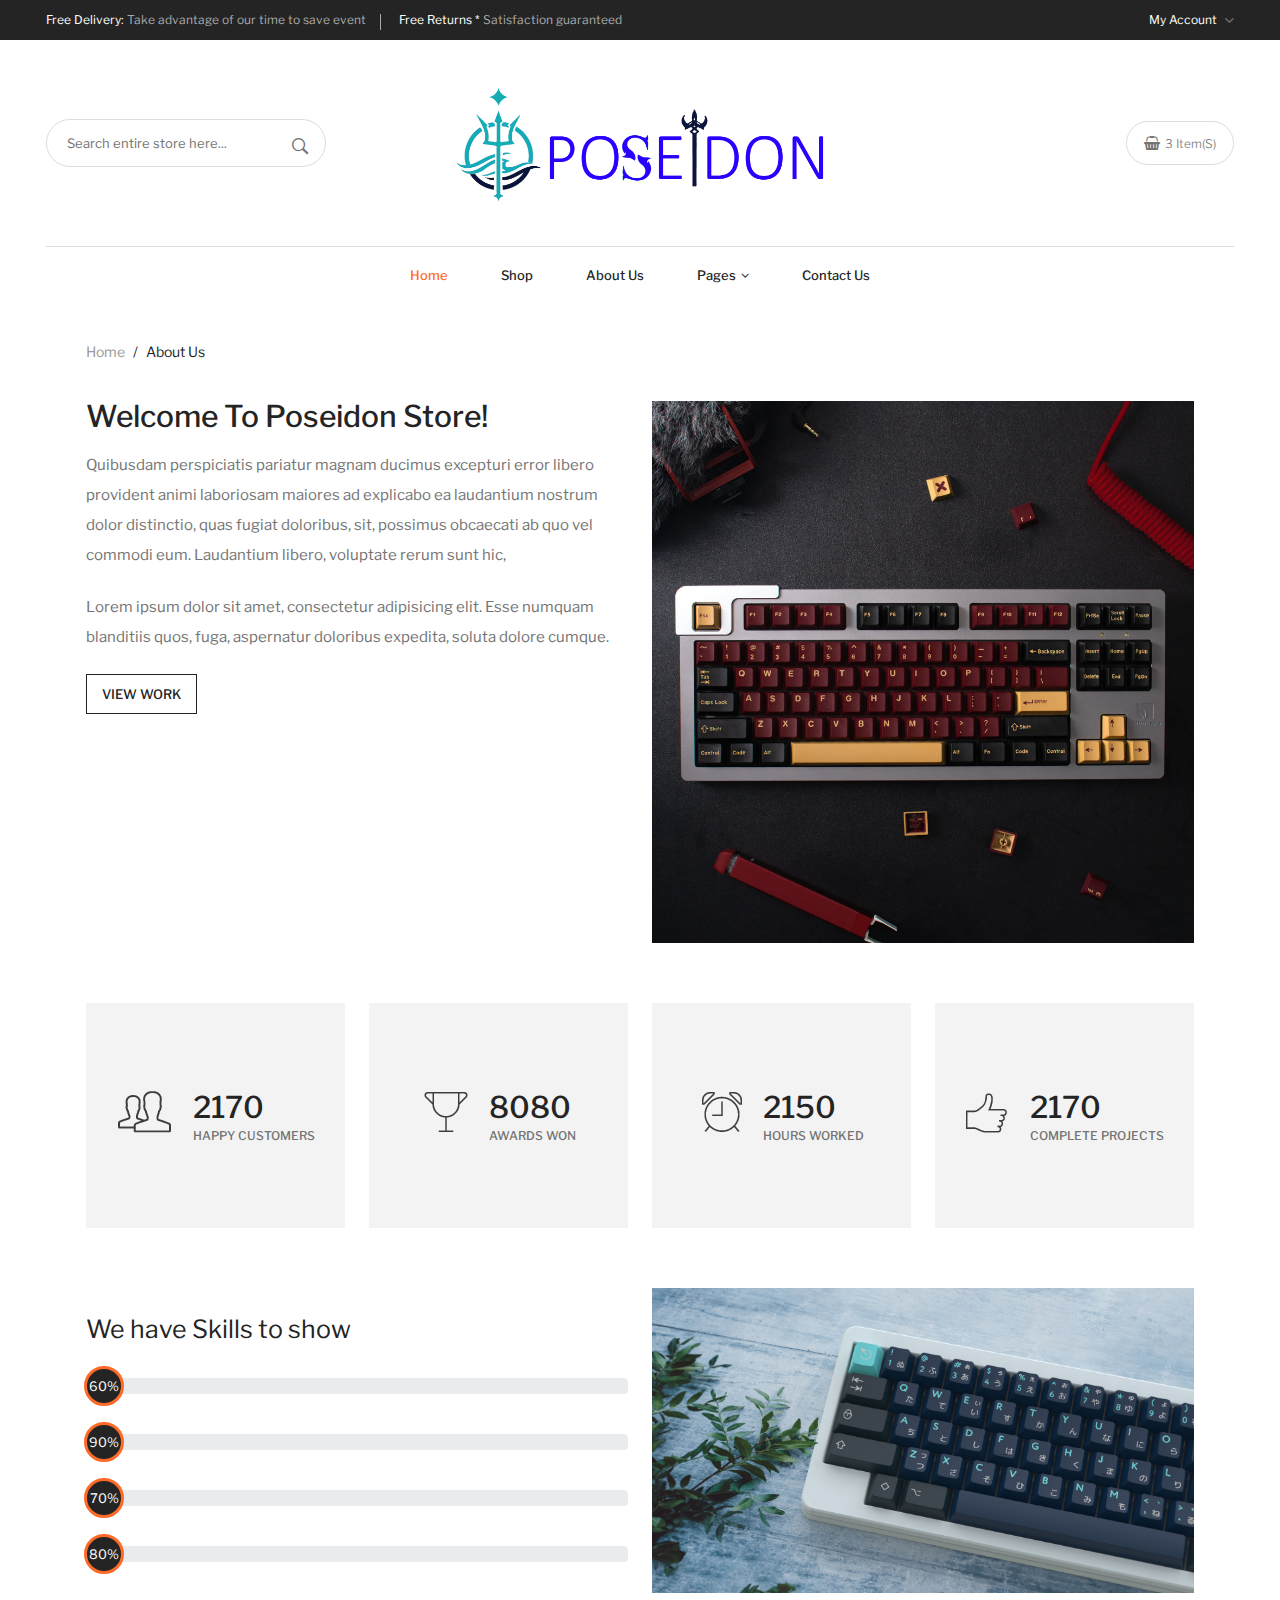
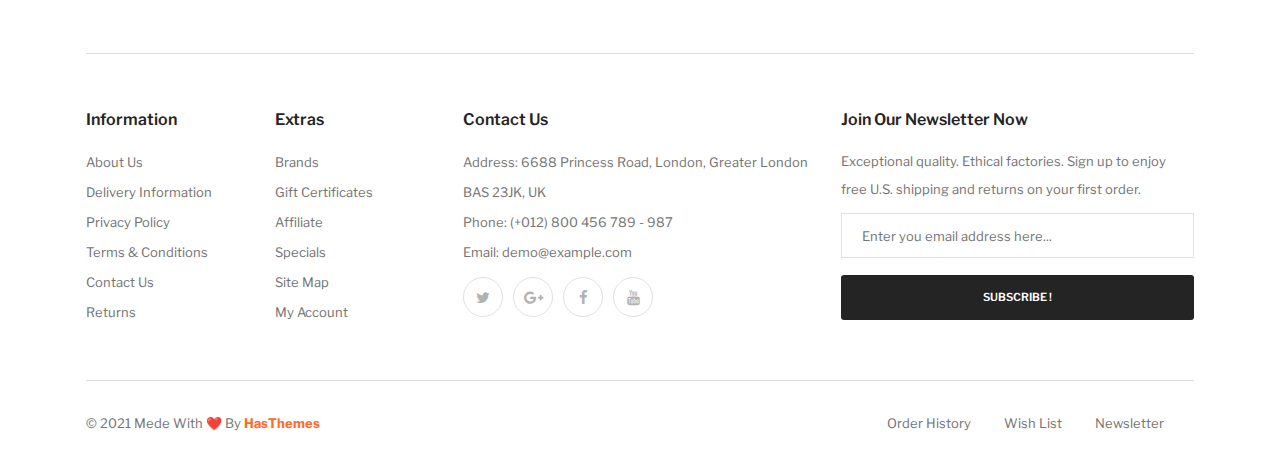
<file: about.html>
<!doctype html>
<html class="no-js" lang="en">

<head>
    <meta charset="utf-8">
    <meta http-equiv="x-ua-compatible" content="ie=edge">
    <title>About us page</title>
    <meta name="description" content="">
    <meta name="viewport" content="width=device-width, initial-scale=1">
    <!-- Favicon -->
    <link rel="shortcut icon" type="image/x-icon" href="/assets/img/logo/Logo1.png">


    <!-- CSS 
    ========================= -->

    <!-- Plugins CSS -->
    <link rel="stylesheet" href="assets/css/plugins.css">

    <!-- Main Style CSS -->
    <link rel="stylesheet" href="assets/css/style.css">
</head>

<body>

    <!-- Main Wrapper Start -->
    <!--Offcanvas menu area start-->
    <div class="off_canvars_overlay">

    </div>
    <div class="offcanvas_menu">
        <div class="container">
            <div class="row">
                <div class="col-12">
                    <div class="canvas_open">
                        <a href="javascript:void(0)"><i class="ion-navicon"></i></a>
                    </div>
                    <div class="offcanvas_menu_wrapper">
                        <div class="canvas_close">
                            <a href="javascript:void(0)"><i class="ion-android-close"></i></a>
                        </div>
                        <div class="welcome_text">
                            <ul>
                                <li><span>Free Delivery:</span> Take advantage of our time to save event</li>
                                <li><span>Free Returns *</span> Satisfaction guaranteed</li>
                            </ul>
                        </div>

                        <div class="top_right">
                            <ul>
                                <li class="top_links"><a href="#">My Account <i class="ion-chevron-down"></i></a>
                                    <ul class="dropdown_links">
                                        <li><a href="wishlist.html">My Wish List </a></li>
                                        <li><a href="my-account.html">My Account </a></li>
                                        <li><a href="#">Sign In</a></li>
                                        <li><a href="compare.html">Compare Products </a></li>
                                    </ul>
                                </li>
                                <li class="language"><a href="#"><img src="assets/img/logo/language.png" alt=""> English
                                        <i class="ion-chevron-down"></i></a>
                                    <ul class="dropdown_language">
                                        <li><a href="#"><img src="assets/img/logo/cigar.jpg" alt=""> French</a></li>
                                        <li><a href="#"><img src="assets/img/logo/language2.png" alt="">German</a></li>
                                    </ul>
                                </li>
                                <li class="currency"><a href="#">USD <i class="ion-chevron-down"></i></a>
                                    <ul class="dropdown_currency">
                                        <li><a href="#">EUR</a></li>
                                        <li><a href="#">BRL</a></li>
                                    </ul>
                                </li>
                            </ul>
                        </div>
                        <div class="search_bar">
                            <form action="#">
                                <select class="select_option" name="select" id="categori">
                                    <option selected value="1">All Categories</option>
                                    <option value="2">Accessories</option>
                                    <option value="3">Bridge</option>
                                    <option value="4">Hub</option>
                                    <option value="5">Repeater</option>
                                    <option value="6">Switch</option>
                                    <option value="7">Video Games</option>
                                    <option value="8">PlayStation 3</option>
                                    <option value="9">PlayStation 4</option>
                                    <option value="10">Xbox 360</option>
                                    <option value="11">Xbox One</option>
                                </select>
                                <input placeholder="Search entire store here..." type="text">
                                <button type="submit"><i class="ion-ios-search-strong"></i></button>
                            </form>
                        </div>
                        <div class="cart_area">
                            <div class="middel_links">
                                <ul>
                                    <li><a href="login.html">Login</a></li>
                                    <li>/</li>
                                    <li><a href="login.html">Register</a></li>
                                </ul>

                            </div>
                            <div class="cart_link">
                                <a href="#"><i class="fa fa-shopping-basket"></i>2 item(s)</a>
                                <!--mini cart-->
                                <div class="mini_cart">
                                    <div class="cart_item top">
                                        <div class="cart_img">
                                            <a href="#"><img src="assets/img/s-product/product.jpg" alt=""></a>
                                        </div>
                                        <div class="cart_info">
                                            <a href="#">Apple iPhone SE 16GB</a>

                                            <span>1x $60.00</span>

                                        </div>
                                        <div class="cart_remove">
                                            <a href="#"><i class="ion-android-close"></i></a>
                                        </div>
                                    </div>
                                    <div class="cart_item bottom">
                                        <div class="cart_img">
                                            <a href="#"><img src="assets/img/s-product/product2.jpg" alt=""></a>
                                        </div>
                                        <div class="cart_info">
                                            <a href="#">Marshall Portable Bluetooth</a>
                                            <span> 1x $160.00</span>
                                        </div>
                                        <div class="cart_remove">
                                            <a href="#"><i class="ion-android-close"></i></a>
                                        </div>
                                    </div>
                                    <div class="cart__table">
                                        <table>
                                            <tbody>
                                                <tr>
                                                    <td class="text-left">Sub-Total :</td>
                                                    <td class="text-right">$150.00</td>
                                                </tr>

                                                <tr>
                                                    <td class="text-left">Total :</td>
                                                    <td class="text-right">$184.00</td>
                                                </tr>
                                            </tbody>
                                        </table>
                                    </div>

                                    <div class="cart_button view_cart">
                                        <a href="cart.html">View Cart</a>
                                    </div>
                                    <div class="cart_button checkout">
                                        <a href="checkout.html">Checkout</a>
                                    </div>
                                </div>
                                <!--mini cart end-->
                            </div>
                        </div>
                        <div class="contact_phone">
                            <p>Call Free Support: <a href="tel:+(012)800456789">(+012) 800 456 789 </a></p>
                        </div>
                        <div id="menu" class="text-left ">
                            <ul class="offcanvas_main_menu">
                                <li class="menu-item-has-children active">
                                    <a href="#">Home</a>
                                    <ul class="sub-menu">
                                        <li><a href="index.html">Home 1</a></li>
                                        <li><a href="index-2.html">Home 2</a></li>
                                        <li><a href="index-3.html">Home 3</a></li>
                                        <li><a href="index-4.html">Home 4</a></li>
                                        <li><a href="index-5.html">Home 5</a></li>
                                        <li><a href="index-6.html">Home 6</a></li>
                                        <li><a href="index-7.html">Home 7</a></li>
                                        <li><a href="index-8.html">Home 8</a></li>
                                        <li><a href="index-9.html">Home 9</a></li>
                                    </ul>
                                </li>
                                <li class="menu-item-has-children">
                                    <a href="#">Shop</a>
                                    <ul class="sub-menu">
                                        <li class="menu-item-has-children">
                                            <a href="#">Shop Layouts</a>
                                            <ul class="sub-menu">
                                                <li><a href="shop.html">shop</a></li>
                                                <li><a href="shop-fullwidth.html">Full Width</a></li>
                                                <li><a href="shop-fullwidth-list.html">Full Width list</a></li>
                                                <li><a href="shop-right-sidebar.html">Right Sidebar </a></li>
                                                <li><a href="shop-right-sidebar-list.html"> Right Sidebar list</a></li>
                                                <li><a href="shop-list.html">List View</a></li>
                                            </ul>
                                        </li>
                                        <li class="menu-item-has-children">
                                            <a href="#">other Pages</a>
                                            <ul class="sub-menu">
                                                <li><a href="portfolio.html">portfolio</a></li>
                                                <li><a href="portfolio-details.html">portfolio details</a></li>
                                                <li><a href="cart.html">cart</a></li>
                                                <li><a href="checkout.html">Checkout</a></li>
                                                <li><a href="my-account.html">my account</a></li>
                                            </ul>
                                        </li>
                                        <li class="menu-item-has-children">
                                            <a href="#">Product Types</a>
                                            <ul class="sub-menu">
                                                <li><a href="product-details.html">product details</a></li>
                                                <li><a href="product-sidebar.html">product sidebar</a></li>
                                                <li><a href="product-grouped.html">product grouped</a></li>
                                                <li><a href="variable-product.html">product variable</a></li>
                                            </ul>
                                        </li>
                                    </ul>
                                </li>

                                <li class="menu-item-has-children">
                                    <a href="#">pages </a>
                                    <ul class="sub-menu">
                                        <li><a href="about.html">About Us</a></li>
                                        <li><a href="services.html">services</a></li>
                                        <li><a href="faq.html">Frequently Questions</a></li>
                                        <li><a href="contact.html">contact</a></li>
                                        <li><a href="login.html">login</a></li>
                                        <li><a href="wishlist.html">Wishlist</a></li>
                                        <li><a href="404.html">Error 404</a></li>
                                        <li><a href="compare.html">compare</a></li>
                                        <li><a href="privacy-policy.html">privacy policy</a></li>
                                        <li><a href="coming-soon.html">coming soon</a></li>
                                    </ul>
                                </li>
                                <li class="menu-item-has-children">
                                    <a href="my-account.html">my account</a>
                                </li>
                                <li class="menu-item-has-children">
                                    <a href="about.html">About Us</a>
                                </li>
                                <li class="menu-item-has-children">
                                    <a href="contact.html"> Contact Us</a>
                                </li>
                            </ul>
                        </div>
                        <div class="offcanvas_footer">
                            <span><a href="#"><i class="fa fa-envelope-o"></i> info@yourdomain.com</a></span>
                            <ul>
                                <li class="facebook"><a href="#"><i class="fa fa-facebook"></i></a></li>
                                <li class="twitter"><a href="#"><i class="fa fa-twitter"></i></a></li>
                                <li class="pinterest"><a href="#"><i class="fa fa-pinterest-p"></i></a></li>
                                <li class="google-plus"><a href="#"><i class="fa fa-google-plus"></i></a></li>
                                <li class="linkedin"><a href="#"><i class="fa fa-linkedin"></i></a></li>
                            </ul>
                        </div>
                    </div>
                </div>
            </div>
        </div>
    </div>
    <!--Offcanvas menu area end-->

    <!--header area start-->
    <header class="header_area header_three">
        <!--header top start-->
        <div class="header_top">
            <div class="container-fluid">
                <div class="row align-items-center">
                    <div class="col-lg-7 col-md-12">
                        <div class="welcome_text">
                            <ul>
                                <li><span>Free Delivery:</span> Take advantage of our time to save event</li>
                                <li><span>Free Returns *</span> Satisfaction guaranteed</li>
                            </ul>
                        </div>
                    </div>
                    <div class="col-lg-5 col-md-12">
                        <div class="top_right text-right">
                            <ul>
                                <li class="top_links"><a href="#">My Account <i class="ion-chevron-down"></i></a>
                                    <ul class="dropdown_links">
                                        <li><a href="wishlist.html">My Wish List </a></li>
                                        <li><a href="my-account.html">My Account </a></li>
                                        <li><a href="#">Sign In</a></li>
                                        <li><a href="compare.html">Compare Products </a></li>
                                    </ul>
                                </li>
                            </ul>
                        </div>
                    </div>
                </div>
            </div>
        </div>
        <!--header top start-->

        <!--header middel start-->
        <div class="header_middel">
            <div class="container-fluid">
                <div class="middel_inner">
                    <div class="row align-items-center">
                        <div class="col-lg-4">
                            <div class="search_bar">
                                <form action="#">
                                    <input placeholder="Search entire store here..." type="text">
                                    <button type="submit"><i class="ion-ios-search-strong"></i></button>
                                </form>
                            </div>
                        </div>
                        <div class="col-lg-4">
                            <div class="logo">
                                <a href="index.html"><img src="assets/img/logo/logo.png" alt=""></a>
                            </div>
                        </div>
                        <div class="col-lg-4">
                            <div class="cart_area">
                                <div class="cart_link">
                                    <a href="#"><i class="fa fa-shopping-basket"></i>3 item(s)</a>
                                    <!--mini cart-->
                                    <div class="mini_cart">
                                        <div class="cart_item top">
                                            <div class="cart_img">
                                                <a href="#"><img src="assets/img/s-product/product.jpg" alt=""></a>
                                            </div>
                                            <div class="cart_info">
                                                <a href="#">Bàn phím AKKO ACR Pro Alice Plus</a>
                                                <span>1x 2.899.000 ₫</span>

                                            </div>
                                            <div class="cart_remove">
                                                <a href="#"><i class="ion-android-close"></i></a>
                                            </div>
                                        </div>
                                        <div class="cart_item bottom">
                                            <div class="cart_img">
                                                <a href="#"><img src="assets/img/s-product/product2.jpg" alt=""></a>
                                            </div>
                                            <div class="cart_info">
                                                <a href="#">Bàn phím Keydous NJ80 - AP VERSION</a>
                                                <span> 1x 3.007.000 ₫</span>
                                            </div>
                                            <div class="cart_remove">
                                                <a href="#"><i class="ion-android-close"></i></a>
                                            </div>
                                        </div>
                                        <div class="cart_item bottom">
                                            <div class="cart_img">
                                                <a href="#"><img src="assets/img/s-product/product3.jpg" alt=""></a>
                                            </div>
                                            <div class="cart_info">
                                                <a href="#">Kit Glorious GMMK PRO</a>
                                                <span> 1x 4.290.000 ₫</span>
                                            </div>
                                            <div class="cart_remove">
                                                <a href="#"><i class="ion-android-close"></i></a>
                                            </div>
                                        </div>
                                        <div class="cart__table">
                                            <table>
                                                <tbody>
                                                    <tr>
                                                        <td class="text-left">Sub-Total :</td>
                                                        <td class="text-right">10.196.000 ₫</td>
                                                    </tr>

                                                    <tr>
                                                        <td class="text-left">Total :</td>
                                                        <td class="text-right">10.200.000 ₫</td>
                                                    </tr>
                                                </tbody>
                                            </table>
                                        </div>

                                        <div class="cart_button view_cart">
                                            <a href="cart.html">View Cart</a>
                                        </div>
                                        <div class="cart_button checkout">
                                            <a href="checkout.html">Checkout</a>
                                        </div>
                                    </div>
                                    <!--mini cart end-->
                                </div>
                            </div>
                        </div>
                    </div>
                </div>
                <div class="horizontal_menu">
                    <div class="left_menu">
                        <div class="main_menu">
                            <nav>
                                <ul>
                                    <li class="active"><a href="index.html">Home <i class="fa fa-angle-down"></i></a>
                                        <ul class="sub_menu">
                                            <li><a href="index.html">Home 1</a></li>
                                            <li><a href="index-2.html">Home 2</a></li>
                                            <li><a href="index-3.html">Home 3</a></li>
                                            <li><a href="index-4.html">Home 4</a></li>
                                            <li><a href="index-5.html">Home 5</a></li>
                                            <li><a href="index-6.html">Home 6</a></li>
                                            <li><a href="index-7.html">Home 7</a></li>
                                            <li><a href="index-8.html">Home 8</a></li>
                                        </ul>
                                    </li>
                                    <li class="mega_items"><a href="shop.html">shop <i class="fa fa-angle-down"></i></a>
                                        <ul class="mega_menu">
                                            <li><a href="#">Shop Layouts</a>
                                                <ul>
                                                    <li><a href="shop-fullwidth.html">Full Width</a></li>
                                                    <li><a href="shop-fullwidth-list.html">Full Width list</a></li>
                                                    <li><a href="shop-right-sidebar.html">Right Sidebar </a></li>
                                                    <li><a href="shop-right-sidebar-list.html"> Right Sidebar list</a>
                                                    </li>
                                                    <li><a href="shop-list.html">List View</a></li>
                                                </ul>
                                            </li>
                                            <li><a href="#">other Pages</a>
                                                <ul>
                                                    <li><a href="portfolio.html">portfolio</a></li>
                                                    <li><a href="portfolio-details.html">portfolio details</a></li>
                                                    <li><a href="cart.html">cart</a></li>
                                                    <li><a href="checkout.html">Checkout</a></li>
                                                    <li><a href="my-account.html">my account</a></li>


                                                </ul>
                                            </li>
                                            <li><a href="#">Product Types</a>
                                                <ul>
                                                    <li><a href="product-details.html">product details</a></li>
                                                    <li><a href="product-sidebar.html">product sidebar</a></li>
                                                    <li><a href="product-gallery.html">product gallery</a></li>
                                                    <li><a href="product-grouped.html">product grouped</a></li>
                                                    <li><a href="variable-product.html">product variable</a></li>

                                                </ul>
                                            </li>
                                            <li><a href="#">collection</a>
                                                <ul>
                                                    <li><a href="shop.html">Handbag</a></li>
                                                    <li><a href="shop.html">Accessories</a></li>
                                                    <li><a href="shop.html">Clothing</a></li>
                                                    <li><a href="shop.html">Shoes</a></li>
                                                    <li><a href="shop.html">Check Trousers</a></li>

                                                </ul>
                                            </li>
                                            <li class="banner_menu"><a href="#"><img src="assets/img/bg/banner1.jpg"
                                                        alt=""></a></li>
                                        </ul>
                                    </li>

                                    <li><a href="#">pages <i class="fa fa-angle-down"></i></a>
                                        <ul class="sub_menu pages">
                                            <li><a href="about.html">About Us</a></li>
                                            <li><a href="services.html">services</a></li>
                                            <li><a href="faq.html">Frequently Questions</a></li>
                                            <li><a href="login.html">login</a></li>
                                            <li><a href="my-account.html">my account</a></li>
                                            <li><a href="wishlist.html">Wishlist</a></li>
                                            <li><a href="404.html">Error 404</a></li>
                                            <li><a href="compare.html">compare</a></li>
                                            <li><a href="privacy-policy.html">privacy policy</a></li>
                                            <li><a href="coming-soon.html">coming soon</a></li>
                                        </ul>
                                    </li>
                                </ul>
                            </nav>
                        </div>
                    </div>
                    <div class="logo_container">
                        <a href="index.html"><img src="assets/img/logo/logo.png" alt=""></a>
                    </div>
                    <div class="right_menu">
                        <div class="main_menu">
                            <nav>
                                <ul>
                                    <li><a href="#">Specials</a></li>
                                    <li><a href="#">Sneaker</a></li>
                                    <li><a href="about.html">About us</a></li>
                                    <li><a href="contact.html">Contact Us</a></li>
                                </ul>
                            </nav>
                        </div>
                    </div>
                </div>
            </div>
        </div>
        <!--header middel end-->

        <!--header bottom satrt-->
        <div class="header_bottom sticky-header">
            <div class="container">
                <div class="row align-items-center">
                    <div class="col-12">
                        <div class="main_menu_inner">
                            <div class="main_menu">
                                <nav>
                                    <ul>
                                        <li class="active"><a href="index.html">Home </a></li>
                                        <li><a href="shop_category.html">shop </a></li>
                                        <li><a href="about.html">About us</a></li>
                                        <li><a href="#">pages <i class="fa fa-angle-down"></i></a>
                                            <ul class="sub_menu pages">
                                                <li><a href="about.html">About Us</a></li>
                                                <li><a href="services.html">services</a></li>
                                                <li><a href="faq.html">Frequently Questions</a></li>
                                                <li><a href="login.html">login</a></li>
                                                <li><a href="my-account.html">my account</a></li>
                                                <li><a href="wishlist.html">Wishlist</a></li>
                                                <li><a href="404.html">Error 404</a></li>
                                                <li><a href="compare.html">compare</a></li>
                                                <li><a href="privacy-policy.html">privacy policy</a></li>
                                                <li><a href="coming-soon.html">coming soon</a></li>
                                            </ul>
                                        </li>


                                        <li><a href="contact.html">Contact Us</a></li>
                                    </ul>
                                </nav>
                            </div>
                        </div>
                    </div>
                </div>
            </div>
        </div>
        <!--header bottom end-->
    </header>
    <!--header area end-->

    <!--breadcrumbs area start-->
    <div class="breadcrumbs_area other_bread">
        <div class="container">
            <div class="row">
                <div class="col-12">
                    <div class="breadcrumb_content">
                        <ul>
                            <li><a href="index.html">home</a></li>
                            <li>/</li>
                            <li>about us</li>
                        </ul>
                    </div>
                </div>
            </div>
        </div>
    </div>
    <!--breadcrumbs area end-->

    <!--about section area -->
    <div class="about_section">
        <div class="container">
            <div class="row">
                <div class="col-lg-6 col-md-12">
                    <div class="about_content">
                        <h1>Welcome To Poseidon Store!</h1>
                        
                        <p> Quibusdam perspiciatis pariatur magnam ducimus excepturi error libero provident animi
                            laboriosam maiores ad explicabo ea laudantium nostrum dolor distinctio, quas fugiat
                            doloribus, sit, possimus obcaecati ab quo vel commodi eum. Laudantium libero, voluptate
                            rerum sunt hic,</p>
                        <p>Lorem ipsum dolor sit amet, consectetur adipisicing elit. Esse numquam blanditiis quos, fuga,
                            aspernatur doloribus expedita, soluta dolore cumque.</p>
                        <div class="view__work">
                            <a href="#">view work </a>
                            
                        </div>
                    </div>
                </div>
                <div class="col-lg-6 col-md-12">
                    <div class="about_thumb">
                        <img src="assets/img/about/about1.jpg" alt="">
                    </div>
                </div>
            </div>
        </div>
    </div>
    <!--about section end-->


    <!--counterup area -->
    <div class="counterup_section">
        <div class="container">
            <div class="row">
                <div class="col-lg-3 col-md-6 col-sm-6">
                    <div class="single_counterup">
                        <div class="counter_img">
                            <img src="assets/img/about/count.png" alt="">
                        </div>
                        <div class="counter_info">
                            <h2 class="counter_number">2170</h2>
                            <p>happy customers</p>
                        </div>
                    </div>
                </div>
                <div class="col-lg-3 col-md-6 col-sm-6">
                    <div class="single_counterup count-two">
                        <div class="counter_img">
                            <img src="assets/img/about/count2.png" alt="">
                        </div>
                        <div class="counter_info">
                            <h2 class="counter_number">8080</h2>
                            <p>AWARDS won</p>
                        </div>
                    </div>
                </div>
                <div class="col-lg-3 col-md-6 col-sm-6">
                    <div class="single_counterup">
                        <div class="counter_img">
                            <img src="assets/img/about/count3.png" alt="">
                        </div>
                        <div class="counter_info">
                            <h2 class="counter_number">2150</h2>
                            <p>HOURS WORKED</p>
                        </div>
                    </div>
                </div>
                <div class="col-lg-3 col-md-6 col-sm-6">
                    <div class="single_counterup count-two">
                        <div class="counter_img">
                            <img src="assets/img/about/count4.png" alt="">
                        </div>
                        <div class="counter_info">
                            <h2 class="counter_number">2170</h2>
                            <p>COMPLETE PROJECTS</p>
                        </div>
                    </div>
                </div>
            </div>
        </div>
    </div>
    <!--counterup end-->

    <!--about progress bar -->
    <div class="about_progressbar">
        <div class="container">
            <div class="row align-items-center">
                <div class="col-lg-6 col-md-6">
                    <div class="progressbar_inner">
                        <h2>We have Skills to show</h2>
                        <div class="progress_skill one">
                            <div class="progress">
                                <div class="progress-bar about_prog wow fadeInLeft" data-wow-duration="0.8s"
                                    data-wow-delay=".3s" role="progressbar" aria-valuenow="25" aria-valuemin="0"
                                    aria-valuemax="100">
                                    <span class="progress_persent">HTML/CSS</span>
                                </div>
                            </div>
                            <span class="progress_discount">60%</span>
                        </div>
                        <div class="progress_skill two">
                            <div class="progress">
                                <div class="progress-bar about_prog wow fadeInLeft" data-wow-duration="0.8s"
                                    data-wow-delay=".5s" role="progressbar" aria-valuenow="25" aria-valuemin="0"
                                    aria-valuemax="100">

                                    <span class="progress_persent">PHOTOSHOP </span>
                                </div>

                            </div>
                            <span class="progress_discount">90%</span>
                        </div>
                        <div class="progress_skill three">
                            <div class="progress">
                                <div class="progress-bar about_prog wow fadeInLeft" data-wow-duration="0.8s"
                                    data-wow-delay=".7s" role="progressbar" aria-valuenow="25" aria-valuemin="0"
                                    aria-valuemax="100">

                                    <span class="progress_persent"> JAVASCRIPT</span>
                                </div>

                            </div>
                            <span class="progress_discount">70%</span>
                        </div>
                        <div class="progress_skill four">
                            <div class="progress">
                                <div class="progress-bar about_prog wow fadeInLeft" data-wow-duration="0.8s"
                                    data-wow-delay=".7s" role="progressbar" aria-valuenow="25" aria-valuemin="0"
                                    aria-valuemax="100">

                                    <span class="progress_persent">JAVA </span>
                                </div>

                            </div>
                            <span class="progress_discount">80%</span>
                        </div>

                    </div>
                </div>
                <div class="col-lg-6 col-md-6">
                    <div class="about__img">
                        <img src="assets/img/about/about2.jpg" alt="">
                    </div>
                </div>
            </div>
        </div>
    </div>
    <!--about progress bar end -->


    <!--footer area start-->
    <footer class="footer_widgets other_widgets">
        <div class="footer_top">
            <div class="container">
                <div class="footer_top_inner">
                    <div class="row">
                        <div class="col-lg-2 col-md-6 col-sm-6 col-6">
                            <div class="widgets_container">
                                <h3>Information</h3>
                                <div class="footer_menu">
                                    <ul>
                                        <li><a href="about.html">About Us</a></li>
                                        <li><a href="#">Delivery Information</a></li>
                                        <li><a href="privacy-policy.html">Privacy Policy</a></li>
                                        <li><a href="#">Terms & Conditions</a></li>
                                        <li><a href="contact.html">Contact Us</a></li>
                                        <li><a href="#">Returns</a></li>
                                    </ul>
                                </div>
                            </div>
                        </div>
                        <div class="col-lg-2 col-md-6 col-sm-6 col-6">
                            <div class="widgets_container">
                                <h3>Extras</h3>
                                <div class="footer_menu">
                                    <ul>
                                        <li><a href="#">Brands</a></li>
                                        <li><a href="#">Gift Certificates</a></li>
                                        <li><a href="#">Affiliate</a></li>
                                        <li><a href="#">Specials</a></li>
                                        <li><a href="contact.html">Site Map</a></li>
                                        <li><a href="my-account.html">My Account</a></li>
                                    </ul>
                                </div>
                            </div>
                        </div>
                        <div class="col-lg-4 col-md-6">
                            <div class="widgets_container contact_us">
                                <h3>Contact Us</h3>
                                <div class="footer_contact">
                                    <p>Address: 6688 Princess Road, London, Greater London BAS 23JK, UK</p>
                                    <p>Phone: <a href="tel:+(+012)800456789-987">(+012) 800 456 789 - 987</a> </p>
                                    <p>Email: demo@example.com</p>
                                    <ul>
                                        <li><a href="#" title="Twitter"><i class="fa fa-twitter"></i></a></li>
                                        <li><a href="#" title="google-plus"><i class="fa fa-google-plus"></i></a></li>
                                        <li><a href="#" title="facebook"><i class="fa fa-facebook"></i></a></li>
                                        <li><a href="#" title="youtube"><i class="fa fa-youtube"></i></a></li>
                                    </ul>

                                </div>
                            </div>
                        </div>
                        <div class="col-lg-4 col-md-6">
                            <div class="widgets_container newsletter">
                                <h3>Join Our Newsletter Now</h3>
                                <div class="newleter-content">
                                    <p>Exceptional quality. Ethical factories. Sign up to enjoy free U.S. shipping and
                                        returns on your first order.</p>
                                    <div class="subscribe_form">
                                        <form id="mc-form" class="mc-form footer-newsletter">
                                            <input id="mc-email" type="email" autocomplete="off"
                                                placeholder="Enter you email address here..." />
                                            <button id="mc-submit">Subscribe !</button>
                                        </form>
                                        <!-- mailchimp-alerts Start -->
                                        <div class="mailchimp-alerts text-centre">
                                            <div class="mailchimp-submitting"></div><!-- mailchimp-submitting end -->
                                            <div class="mailchimp-success"></div><!-- mailchimp-success end -->
                                            <div class="mailchimp-error"></div><!-- mailchimp-error end -->
                                        </div><!-- mailchimp-alerts end -->
                                    </div>
                                </div>
                            </div>
                        </div>
                    </div>
                </div>
            </div>
        </div>
        <div class="footer_bottom">
            <div class="container">
                <div class="row">
                    <div class="col-lg-6 col-md-6">
                        <div class="copyright_area">
                            <p> &copy; 2021 <strong> </strong> Mede with ❤️ by <a href="https://hasthemes.com/"
                                    target="_blank"><strong>HasThemes</strong></a></p>
                        </div>
                    </div>
                    <div class="col-lg-6 col-md-6">
                        <div class="footer_custom_links">
                            <ul>
                                <li><a href="#">Order History</a></li>
                                <li><a href="wishlist.html">Wish List</a></li>
                                <li><a href="#">Newsletter</a></li>
                            </ul>
                        </div>
                    </div>
                </div>
            </div>
        </div>
    </footer>
    <!--footer area end-->


    <!-- JS
============================================ -->

    <!-- Plugins JS -->
    <script src="assets/js/plugins.js"></script>

    <!-- Main JS -->
    <script src="assets/js/main.js"></script>



</body>

</html>
</file>
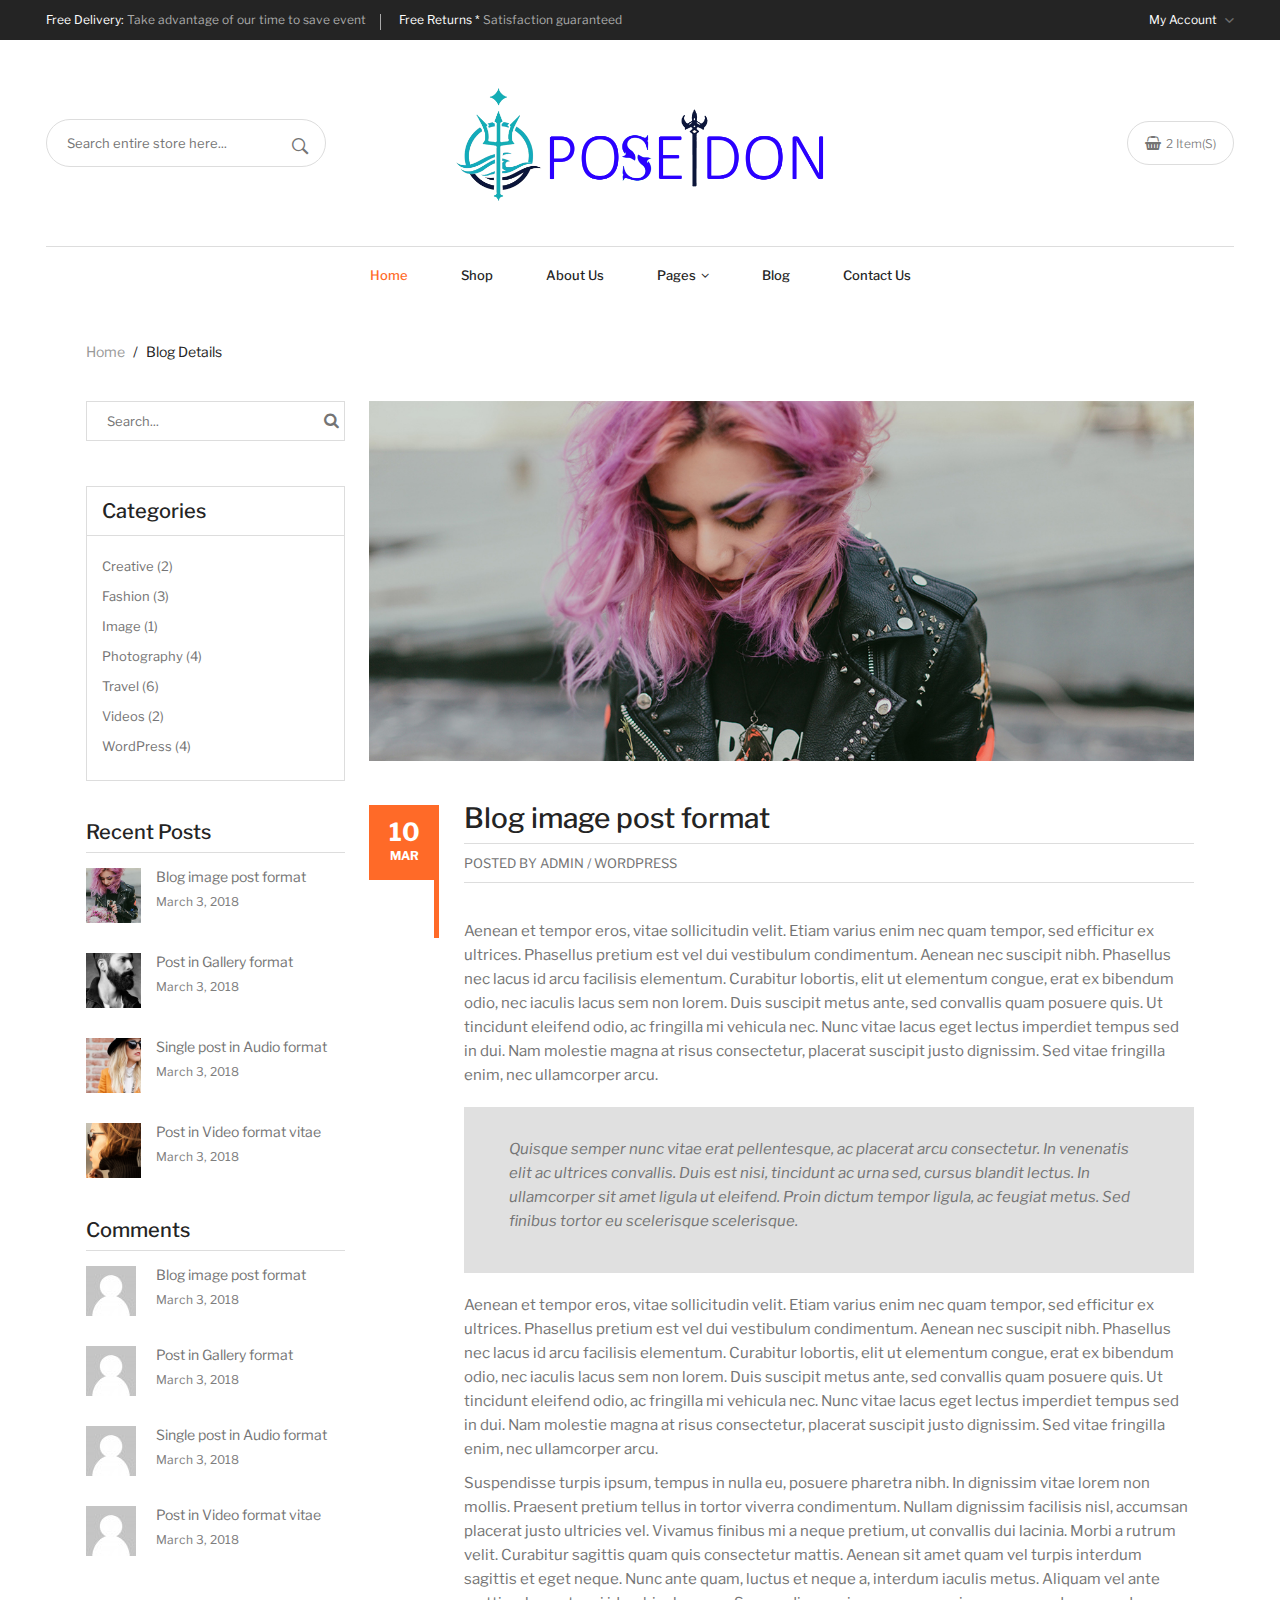
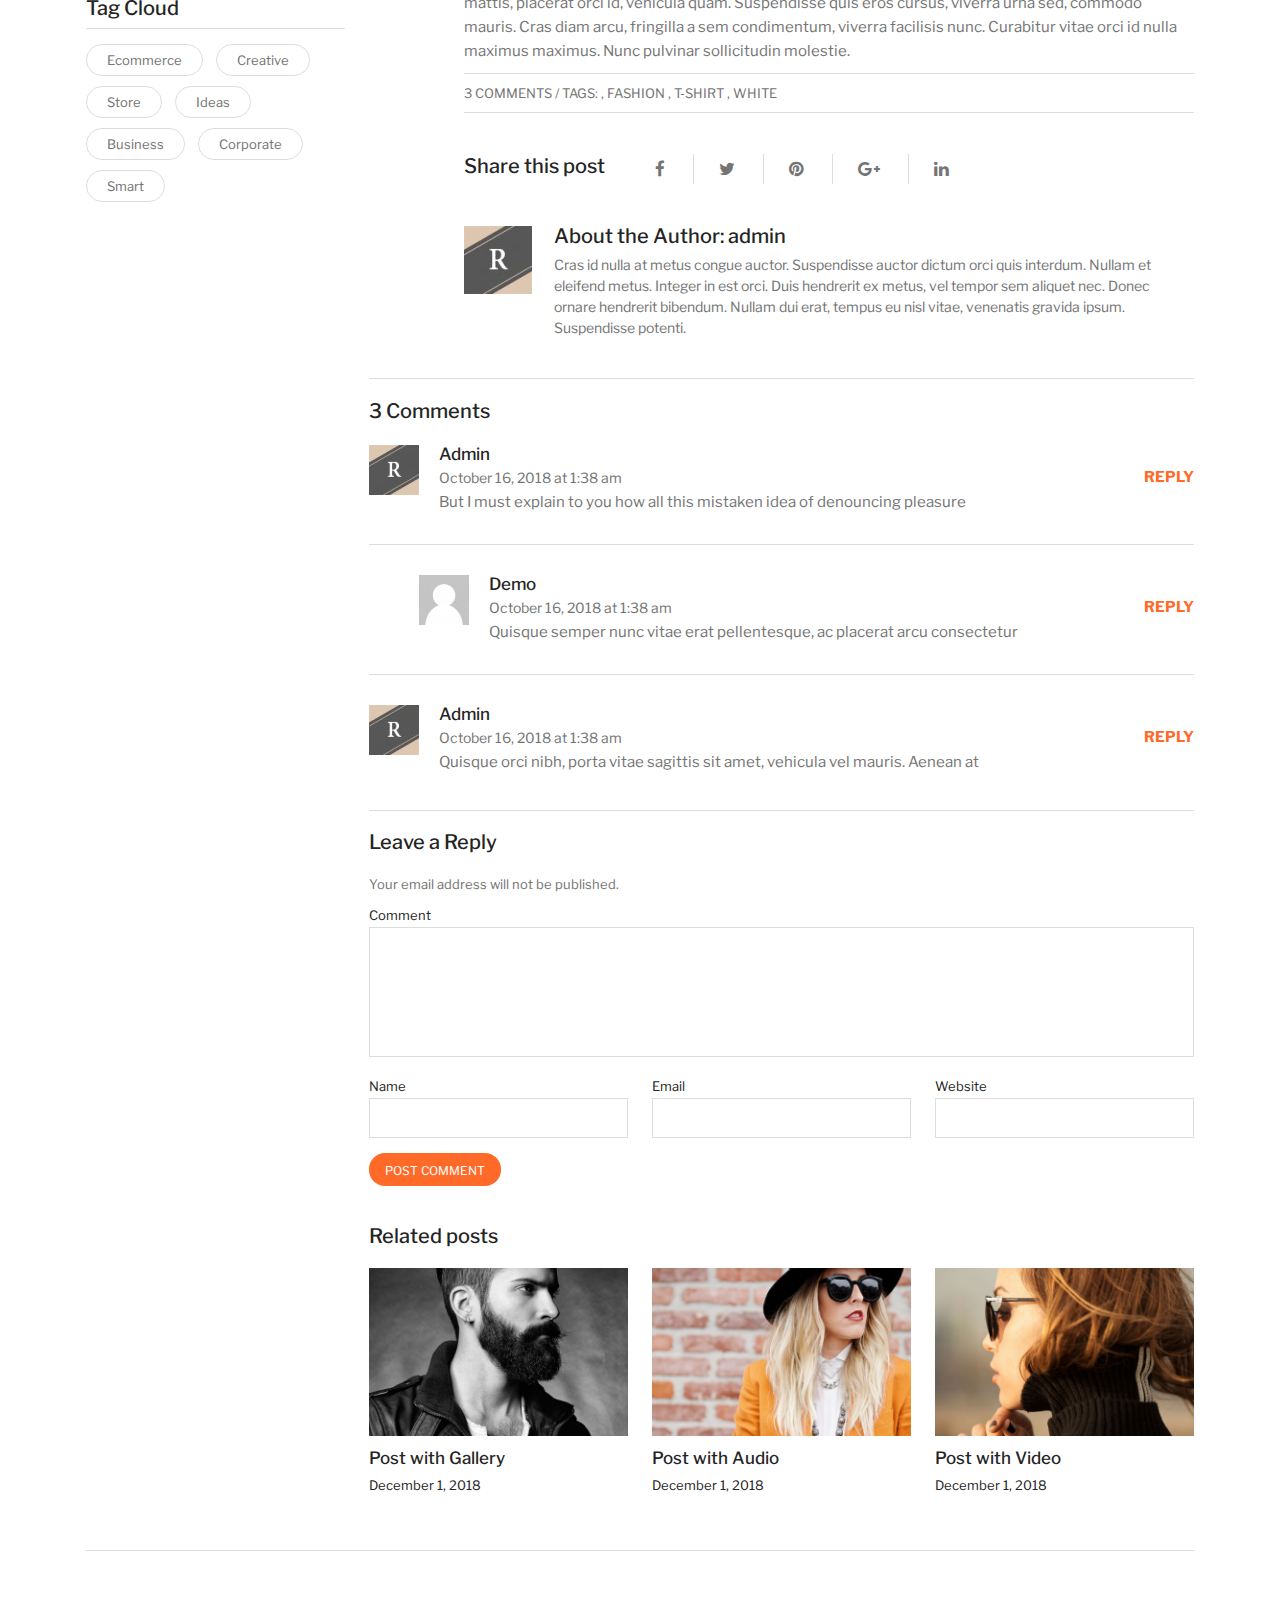
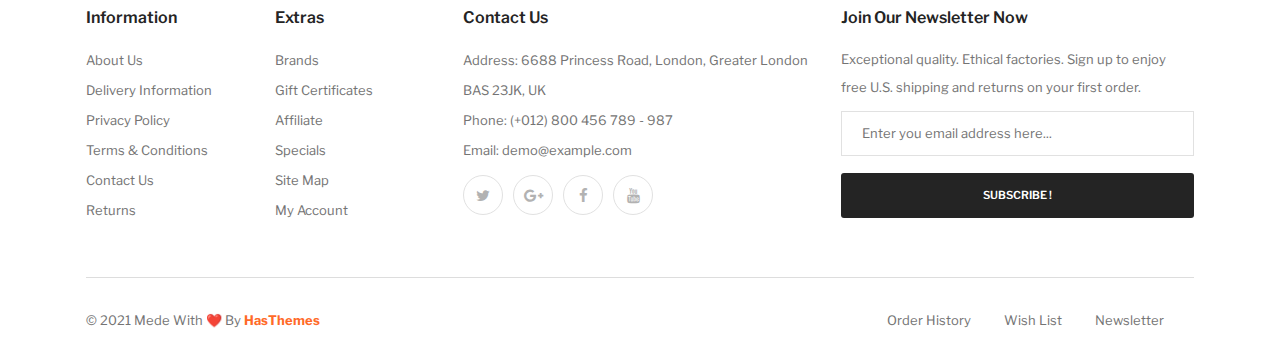
<file: blog-details.html>
<!doctype html>
<html class="no-js" lang="en">

<head>
    <meta charset="utf-8">
    <meta http-equiv="x-ua-compatible" content="ie=edge">
    <title>Blog details page</title>
    <meta name="description" content="">
    <meta name="viewport" content="width=device-width, initial-scale=1">
    <!-- Favicon -->
    <link rel="shortcut icon" type="image/x-icon" href="/assets/img/logo/Logo1.png">

    
    <!-- CSS 
    ========================= -->


    <!-- Plugins CSS -->
    <link rel="stylesheet" href="assets/css/plugins.css">
    
    <!-- Main Style CSS -->
    <link rel="stylesheet" href="assets/css/style.css">

</head>

<body>

    <!-- Main Wrapper Start -->
    <!--Offcanvas menu area start-->
    <div class="off_canvars_overlay">
                
    </div>
    <div class="offcanvas_menu">
        <div class="container">
            <div class="row">
                <div class="col-12">
                    <div class="canvas_open">
                        <a href="javascript:void(0)"><i class="ion-navicon"></i></a>
                    </div>
                    <div class="offcanvas_menu_wrapper">
                        <div class="canvas_close">
                              <a href="javascript:void(0)"><i class="ion-android-close"></i></a>  
                        </div>
                        <div class="welcome_text">
                           <ul>
                               <li><span>Free Delivery:</span> Take advantage of our time to save event</li>
                               <li><span>Free Returns *</span> Satisfaction guaranteed</li>
                           </ul>
                        </div>
                        
                        <div class="top_right">
                            <ul>
                               <li class="top_links"><a href="#">My Account <i class="ion-chevron-down"></i></a>
                                    <ul class="dropdown_links">
                                        <li><a href="wishlist.html">My Wish List </a></li>
                                        <li><a href="my-account.html">My Account </a></li>
                                        <li><a href="#">Sign In</a></li>
                                        <li><a href="compare.html">Compare Products  </a></li>
                                    </ul>
                                </li> 
                                <li class="language"><a href="#"><img src="assets/img/logo/language.png" alt=""> English <i class="ion-chevron-down"></i></a>
                                    <ul class="dropdown_language">
                                        <li><a href="#"><img src="assets/img/logo/cigar.jpg" alt=""> French</a></li>
                                        <li><a href="#"><img src="assets/img/logo/language2.png" alt="">German</a></li>
                                    </ul>
                                </li>
                                <li class="currency"><a href="#">USD <i class="ion-chevron-down"></i></a>
                                    <ul class="dropdown_currency">
                                        <li><a href="#">EUR</a></li>
                                        <li><a href="#">BRL</a></li>
                                    </ul>
                                </li>
                            </ul>
                        </div> 
                        <div class="search_bar">
                            <form action="#">
                                <select class="select_option" name="select" id="categori">
                                    <option selected value="1">All Categories</option>
                                    <option  value="2">Accessories</option>
                                    <option  value="3">Bridge</option>
                                    <option  value="4">Hub</option>
                                    <option  value="5">Repeater</option>
                                    <option  value="6">Switch</option>
                                    <option  value="7">Video Games</option>
                                    <option  value="8">PlayStation 3</option>
                                    <option  value="9">PlayStation 4</option>
                                    <option  value="10">Xbox 360</option>
                                    <option  value="11">Xbox One</option>
                                </select>
                                <input placeholder="Search entire store here..." type="text">
                                <button type="submit"><i class="ion-ios-search-strong"></i></button>
                            </form>
                        </div>
                        <div class="cart_area">
                            <div class="middel_links">
                               <ul>
                                   <li><a href="login.html">Login</a></li>
                                   <li>/</li>
                                   <li><a href="login.html">Register</a></li>
                               </ul>

                            </div>
                            <div class="cart_link">
                                <a href="#"><i class="fa fa-shopping-basket"></i>2 item(s)</a>
                                <!--mini cart-->
                                 <div class="mini_cart">
                                    <div class="cart_item top">
                                       <div class="cart_img">
                                           <a href="#"><img src="assets/img/s-product/product.jpg" alt=""></a>
                                       </div>
                                        <div class="cart_info">
                                            <a href="#">Apple iPhone SE 16GB</a>

                                            <span>1x $60.00</span>
    
                                        </div>
                                        <div class="cart_remove">
                                            <a href="#"><i class="ion-android-close"></i></a>
                                        </div>
                                    </div>
                                    <div class="cart_item bottom">
                                       <div class="cart_img">
                                           <a href="#"><img src="assets/img/s-product/product2.jpg" alt=""></a>
                                       </div>
                                        <div class="cart_info">
                                            <a href="#">Marshall Portable  Bluetooth</a>
                                                <span> 1x $160.00</span>
                                        </div>
                                        <div class="cart_remove">
                                            <a href="#"><i class="ion-android-close"></i></a>
                                        </div>
                                    </div>
                                    <div class="cart__table">
                                        <table>
                                            <tbody>
                                                <tr>
                                                    <td class="text-left">Sub-Total :</td>
                                                    <td class="text-right">$150.00</td>
                                                </tr>
                                             
                                                <tr>
                                                    <td class="text-left">Total :</td>
                                                    <td class="text-right">$184.00</td>
                                                </tr>
                                            </tbody>
                                        </table>
                                    </div>
                                    
                                    <div class="cart_button view_cart">
                                        <a href="cart.html">View Cart</a>
                                    </div>
                                    <div class="cart_button checkout">
                                        <a href="checkout.html">Checkout</a>
                                    </div>
                                </div>
                                <!--mini cart end-->
                            </div>
                        </div>
                        <div class="contact_phone">
                            <p>Call Free Support: <a href="tel:+(012)800456789">(+012) 800 456 789 </a></p>
                        </div>
                        <div id="menu" class="text-left ">
                            <ul class="offcanvas_main_menu">
                                <li class="menu-item-has-children active">
                                    <a href="#">Home</a>
                                    <ul class="sub-menu">
                                        <li><a href="index.html">Home 1</a></li>
                                        <li><a href="index-2.html">Home 2</a></li>
                                        <li><a href="index-3.html">Home 3</a></li>
                                        <li><a href="index-4.html">Home 4</a></li>
                                        <li><a href="index-5.html">Home 5</a></li>
                                        <li><a href="index-6.html">Home 6</a></li>
                                        <li><a href="index-7.html">Home 7</a></li>
                                        <li><a href="index-8.html">Home 8</a></li>
                                         <li><a href="index-9.html">Home 9</a></li>
                                    </ul>
                                </li>
                                <li class="menu-item-has-children">
                                    <a href="#">Shop</a>
                                    <ul class="sub-menu">
                                        <li class="menu-item-has-children">
                                            <a href="#">Shop Layouts</a>
                                            <ul class="sub-menu">
                                                <li><a href="shop.html">shop</a></li>
                                                <li><a href="shop-fullwidth.html">Full Width</a></li>
                                                <li><a href="shop-fullwidth-list.html">Full Width list</a></li>
                                                <li><a href="shop-right-sidebar.html">Right Sidebar </a></li>
                                                <li><a href="shop-right-sidebar-list.html"> Right Sidebar list</a></li>
                                                <li><a href="shop-list.html">List View</a></li>
                                            </ul>
                                        </li>
                                        <li class="menu-item-has-children">
                                            <a href="#">other Pages</a>
                                            <ul class="sub-menu">
                                                <li><a href="portfolio.html">portfolio</a></li>
                                                <li><a href="portfolio-details.html">portfolio details</a></li>
                                                <li><a href="cart.html">cart</a></li>
                                                <li><a href="checkout.html">Checkout</a></li>
                                                <li><a href="my-account.html">my account</a></li>
                                            </ul>
                                        </li>
                                        <li class="menu-item-has-children">
                                            <a href="#">Product Types</a>
                                            <ul class="sub-menu">
                                                <li><a href="product-details.html">product details</a></li>
                                                <li><a href="product-sidebar.html">product sidebar</a></li>
                                                <li><a href="product-grouped.html">product grouped</a></li>
                                                <li><a href="variable-product.html">product variable</a></li>
                                            </ul>
                                        </li>
                                    </ul>
                                </li>
                                <li class="menu-item-has-children">
                                    <a href="#">blog</a>
                                    <ul class="sub-menu">
                                        <li><a href="blog.html">blog</a></li>
                                        <li><a href="blog-details.html">blog details</a></li>
                                        <li><a href="blog-sidebar.html">blog  Sidebar</a></li>
                                        <li><a href="blog-fullwidth.html">blog fullwidth</a></li>
                                    </ul>

                                </li>
                                <li class="menu-item-has-children">
                                    <a href="#">pages </a>
                                    <ul class="sub-menu">
                                        <li><a href="about.html">About Us</a></li>
                                        <li><a href="services.html">services</a></li>
                                        <li><a href="faq.html">Frequently Questions</a></li>
                                        <li><a href="contact.html">contact</a></li>
                                        <li><a href="login.html">login</a></li>
                                        <li><a href="wishlist.html">Wishlist</a></li>
                                        <li><a href="404.html">Error 404</a></li>
                                        <li><a href="compare.html">compare</a></li>
                                        <li><a href="privacy-policy.html">privacy policy</a></li>
                                        <li><a href="coming-soon.html">coming soon</a></li>
                                    </ul>
                                </li>
                                <li class="menu-item-has-children">
                                    <a href="my-account.html">my account</a>
                                </li>
                                <li class="menu-item-has-children">
                                    <a href="about.html">About Us</a>
                                </li>
                                <li class="menu-item-has-children">
                                    <a href="contact.html"> Contact Us</a> 
                                </li>
                            </ul>
                        </div>
                        <div class="offcanvas_footer">
                            <span><a href="#"><i class="fa fa-envelope-o"></i> info@yourdomain.com</a></span>
                            <ul>
                                <li class="facebook"><a href="#"><i class="fa fa-facebook"></i></a></li>
                                <li class="twitter"><a href="#"><i class="fa fa-twitter"></i></a></li>
                                <li class="pinterest"><a href="#"><i class="fa fa-pinterest-p"></i></a></li>
                                <li class="google-plus"><a href="#"><i class="fa fa-google-plus"></i></a></li>
                                <li class="linkedin"><a href="#"><i class="fa fa-linkedin"></i></a></li>
                            </ul>
                        </div>
                    </div>
                </div>
            </div>
        </div>
    </div>
    <!--Offcanvas menu area end-->
    
    <!--header area start-->
    <header class="header_area header_three">
        <!--header top start-->
        <div class="header_top">
            <div class="container-fluid">   
                <div class="row align-items-center">
                    <div class="col-lg-7 col-md-12">
                        <div class="welcome_text">
                           <ul>
                               <li><span>Free Delivery:</span> Take advantage of our time to save event</li>
                               <li><span>Free Returns *</span> Satisfaction guaranteed</li>
                           </ul>
                        </div>
                    </div>
                    <div class="col-lg-5 col-md-12">
                        <div class="top_right text-right">
                            <ul>
                               <li class="top_links"><a href="#">My Account <i class="ion-chevron-down"></i></a>
                                    <ul class="dropdown_links">
                                        <li><a href="wishlist.html">My Wish List </a></li>
                                        <li><a href="my-account.html">My Account </a></li>
                                        <li><a href="#">Sign In</a></li>
                                        <li><a href="compare.html">Compare Products  </a></li>
                                    </ul>
                                </li> 
                            </ul>
                        </div>   
                    </div>
                </div>
            </div>
        </div>
        <!--header top start-->

        <!--header middel start-->
        <div class="header_middel">
            <div class="container-fluid">
                <div class="middel_inner">
                    <div class="row align-items-center">
                        <div class="col-lg-4">
                            <div class="search_bar">
                                <form action="#">                          
                                    <input placeholder="Search entire store here..." type="text">
                                    <button type="submit"><i class="ion-ios-search-strong"></i></button>
                                </form>
                            </div>
                        </div>
                        <div class="col-lg-4">
                            <div class="logo">
                                <a href="index.html"><img src="assets/img/logo/logo.png" alt=""></a>
                            </div>
                        </div>
                        <div class="col-lg-4">
                            <div class="cart_area">
                                <div class="cart_link">
                                    <a href="#"><i class="fa fa-shopping-basket"></i>2 item(s)</a>
                                    <!--mini cart-->
                                     <div class="mini_cart">
                                        <div class="cart_item top">
                                       <div class="cart_img">
                                           <a href="#"><img src="assets/img/s-product/product.jpg" alt=""></a>
                                       </div>
                                        <div class="cart_info">
                                            <a href="#">Apple iPhone SE 16GB</a>

                                            <span>1x $60.00</span>
    
                                        </div>
                                        <div class="cart_remove">
                                            <a href="#"><i class="ion-android-close"></i></a>
                                        </div>
                                    </div>
                                    <div class="cart_item bottom">
                                       <div class="cart_img">
                                           <a href="#"><img src="assets/img/s-product/product2.jpg" alt=""></a>
                                       </div>
                                        <div class="cart_info">
                                            <a href="#">Marshall Portable  Bluetooth</a>
                                                <span> 1x $160.00</span>
                                        </div>
                                        <div class="cart_remove">
                                            <a href="#"><i class="ion-android-close"></i></a>
                                        </div>
                                    </div>
                                    <div class="cart__table">
                                        <table>
                                            <tbody>
                                                <tr>
                                                    <td class="text-left">Sub-Total :</td>
                                                    <td class="text-right">$150.00</td>
                                                </tr>
                                             
                                                <tr>
                                                    <td class="text-left">Total :</td>
                                                    <td class="text-right">$184.00</td>
                                                </tr>
                                            </tbody>
                                        </table>
                                    </div>
                                    
                                    <div class="cart_button view_cart">
                                        <a href="cart.html">View Cart</a>
                                    </div>
                                    <div class="cart_button checkout">
                                        <a href="checkout.html">Checkout</a>
                                    </div>
                                    </div>
                                    <!--mini cart end-->
                                </div>
                            </div>
                        </div>
                    </div>
                </div>
                <div class="horizontal_menu">
                    <div class="left_menu">
                        <div class="main_menu"> 
                            <nav>  
                                <ul>
                                    <li class="active"><a href="index.html">Home <i class="fa fa-angle-down"></i></a>
                                        <ul class="sub_menu">
                                            <li><a href="index.html">Home 1</a></li>
                                            <li><a href="index-2.html">Home 2</a></li>
                                            <li><a href="index-3.html">Home 3</a></li>
                                            <li><a href="index-4.html">Home 4</a></li>
                                            <li><a href="index-5.html">Home 5</a></li>
                                            <li><a href="index-6.html">Home 6</a></li>
                                            <li><a href="index-7.html">Home 7</a></li>
                                            <li><a href="index-8.html">Home 8</a></li>
                                        </ul>
                                    </li>
                                    <li class="mega_items"><a href="shop.html">shop <i class="fa fa-angle-down"></i></a>
                                        <ul class="mega_menu">
                                            <li><a href="#">Shop Layouts</a>
                                                <ul>
                                                    <li><a href="shop-fullwidth.html">Full Width</a></li>
                                                    <li><a href="shop-fullwidth-list.html">Full Width list</a></li>
                                                    <li><a href="shop-right-sidebar.html">Right Sidebar </a></li>
                                                    <li><a href="shop-right-sidebar-list.html"> Right Sidebar list</a></li>
                                                    <li><a href="shop-list.html">List View</a></li>
                                                </ul>
                                            </li>
                                            <li><a href="#">other Pages</a>
                                                <ul>
                                                    <li><a href="portfolio.html">portfolio</a></li>
                                                    <li><a href="portfolio-details.html">portfolio details</a></li>
                                                    <li><a href="cart.html">cart</a></li>
                                                    <li><a href="checkout.html">Checkout</a></li>
                                                    <li><a href="my-account.html">my account</a></li>


                                                </ul>
                                            </li>
                                            <li><a href="#">Product Types</a>
                                                <ul>
                                                    <li><a href="product-details.html">product details</a></li>
                                                    <li><a href="product-sidebar.html">product sidebar</a></li>
                                                    <li><a href="product-gallery.html">product gallery</a></li>
                                                    <li><a href="product-grouped.html">product grouped</a></li>
                                                    <li><a href="variable-product.html">product variable</a></li>

                                                </ul>
                                            </li>
                                            <li><a href="#">collection</a>
                                                <ul>
                                                    <li><a href="shop.html">Handbag</a></li>
                                                    <li><a href="shop.html">Accessories</a></li>
                                                    <li><a href="shop.html">Clothing</a></li>
                                                    <li><a href="shop.html">Shoes</a></li>
                                                    <li><a href="shop.html">Check Trousers</a></li>

                                                </ul>
                                            </li>
                                            <li class="banner_menu"><a href="#"><img src="assets/img/bg/banner1.jpg" alt=""></a></li>
                                        </ul>
                                    </li>
                                    <li><a href="blog.html">blog <i class="fa fa-angle-down"></i></a>
                                        <ul class="sub_menu pages">
                                            <li><a href="blog-details.html">blog details</a></li>
                                            <li><a href="blog-sidebar.html">blog  Sidebar</a></li>
                                            <li><a href="blog-fullwidth.html">blog fullwidth</a></li>
                                        </ul>
                                    </li>
                                    <li><a href="#">pages <i class="fa fa-angle-down"></i></a>
                                        <ul class="sub_menu pages">
                                            <li><a href="about.html">About Us</a></li>
                                            <li><a href="services.html">services</a></li>
                                            <li><a href="faq.html">Frequently Questions</a></li>
                                            <li><a href="login.html">login</a></li>
                                            <li><a href="my-account.html">my account</a></li>
                                            <li><a href="wishlist.html">Wishlist</a></li>
                                            <li><a href="404.html">Error 404</a></li>
                                            <li><a href="compare.html">compare</a></li>
                                            <li><a href="privacy-policy.html">privacy policy</a></li>
                                            <li><a href="coming-soon.html">coming soon</a></li>
                                        </ul>
                                    </li>
                                </ul> 
                            </nav> 
                        </div>
                    </div>
                    <div class="logo_container">
                        <a href="index.html"><img src="assets/img/logo/logo.png" alt=""></a>
                    </div>
                    <div class="right_menu">
                        <div class="main_menu"> 
                            <nav>  
                                <ul>
                                    <li><a href="#">Specials</a></li>
                                    <li><a href="#">Sneaker</a></li>
                                    <li><a href="about.html">About us</a></li>
                                    <li><a href="contact.html">Contact Us</a></li>
                                </ul> 
                            </nav> 
                        </div>
                    </div>
                </div>
            </div>
        </div>
        <!--header middel end-->

        <!--header bottom satrt-->
        <div class="header_bottom sticky-header">
            <div class="container">
                <div class="row align-items-center">
                    <div class="col-12">
                        <div class="main_menu_inner">
                            <div class="main_menu"> 
                                <nav>  
                                    <ul>
                                        <li class="active"><a href="index.html">Home </a></li>
                                        <li><a href="shop_category.html">shop </a></li>
                                        <li><a href="about.html">About us</a></li>
                                        <li><a href="#">pages <i class="fa fa-angle-down"></i></a>
                                            <ul class="sub_menu pages">
                                                <li><a href="about.html">About Us</a></li>
                                                <li><a href="services.html">services</a></li>
                                                <li><a href="faq.html">Frequently Questions</a></li>
                                                <li><a href="login.html">login</a></li>
                                                <li><a href="my-account.html">my account</a></li>
                                                <li><a href="wishlist.html">Wishlist</a></li>
                                                <li><a href="404.html">Error 404</a></li>
                                                <li><a href="compare.html">compare</a></li>
                                                <li><a href="privacy-policy.html">privacy policy</a></li>
                                                <li><a href="coming-soon.html">coming soon</a></li>
                                            </ul>
                                        </li>
                                        <li><a href="blog.html">blog</a></li>
                                        
                                        <li><a href="contact.html">Contact Us</a></li>
                                    </ul>   
                                </nav> 
                            </div>
                        </div> 
                    </div>
                </div>
            </div>
        </div>
        <!--header bottom end-->
    </header>
    <!--header area end-->
 
    <!--breadcrumbs area start-->
    <div class="breadcrumbs_area other_bread">
        <div class="container">   
            <div class="row">
                <div class="col-12">
                    <div class="breadcrumb_content">
                        <ul>
                            <li><a href="index.html">home</a></li>
                            <li>/</li>
                            <li>blog details</li>
                        </ul>
                    </div>
                </div>
            </div>
        </div>         
    </div>
    <!--breadcrumbs area end-->
    
    <!--blog body area start-->
    <div class="blog_area blog_details">
        <div class="container">
            <div class="row">
                <div class="col-lg-3 col-md-12">
                    <!--blog sidebar start-->
                    <aside class="blog_sidebar">
                       <!--search form start-->
                        <div class="sidebar_widget search_form">
                            <form action="#">
                                <input placeholder="Search..." type="text">
                                <button type="submit"><i class="fa fa-search"></i></button>
                            </form>
                        </div>
                        <!--search form end-->
                        
                         <!--categories start-->
                        <div class="sidebar_widget widget_categories">
                            <h3 class="widget_title">Categories</h3>
                            <ul>
                                <li><a href="#">Creative</a>  (2)</li>

                                <li><a href="#">Fashion</a> (3)</li>
                                <li><a href="#">Image</a> (1)</li>
                                <li><a href="#">Photography</a> (4)</li>
                                <li><a href="#">Travel</a> (6)</li>
                                <li><a href="#">Videos</a> (2)</li>
                                <li><a href="#">WordPress</a> (4)</li>
                            </ul>
                        </div>
                        <!--categories end-->
                        
                         <!--recent post start-->
                        <div class="sidebar_widget recent_post">
                            <h3 class="widget_title">Recent Posts</h3>
                            <div class="sidebar_post">
                                <div class="post_img">
                                    <a href="blog-details.html"><img src="assets/img/blog/post1.png" alt=""></a>
                                </div>
                                <div class="post_text">
                                    <h3><a href="blog-details.html">Blog image post format</a></h3>
                                    <span>March 3, 2018</span>
                                </div>
                                
                            </div>
                            <div class="sidebar_post">
                                <div class="post_img">
                                    <a href="blog-details.html"><img src="assets/img/blog/post2.png" alt=""></a>
                                </div>
                                <div class="post_text">
                                    <h3><a href="blog-details.html">Post in Gallery format</a></h3>
                                    <span>March 3, 2018</span>
                                </div>
                                
                            </div> 
                            <div class="sidebar_post">
                                <div class="post_img">
                                    <a href="blog-details.html"><img src="assets/img/blog/post3.png" alt=""></a>
                                </div>
                                <div class="post_text">
                                    <h3><a href="blog-details.html">Single post in Audio format </a></h3>
                                    <span>March 3, 2018</span>
                                </div>
                                
                            </div>
                            <div class="sidebar_post">
                                <div class="post_img">
                                    <a href="blog-details.html"><img src="assets/img/blog/post4.png" alt=""></a>
                                </div>
                                <div class="post_text">
                                    <h3><a href="blog-details.html">Post in Video format vitae</a></h3>
                                    <span>March 3, 2018</span>
                                </div>
                                
                            </div>     
                        </div>
                        <!--recent post end-->
                        
                        <!--recent post start-->
                        <div class="sidebar_widget recent_post">
                            <h3 class="widget_title">Comments</h3>
                            <div class="sidebar_post">
                                <div class="post_img">
                                    <a href="blog-details.html"><img src="assets/img/blog/comment.png.jpg" alt=""></a>
                                </div>
                                <div class="post_text">
                                    <h3><a href="blog-details.html">Blog image post format</a></h3>
                                    <span>March 3, 2018</span>
                                </div>
                                
                            </div>
                            <div class="sidebar_post">
                                <div class="post_img">
                                    <a href="blog-details.html"><img src="assets/img/blog/comment.png.jpg" alt=""></a>
                                </div>
                                <div class="post_text">
                                    <h3><a href="blog-details.html">Post in Gallery format</a></h3>
                                    <span>March 3, 2018</span>
                                </div>
                                
                            </div> 
                            <div class="sidebar_post">
                                <div class="post_img">
                                    <a href="blog-details.html"><img src="assets/img/blog/comment.png.jpg" alt=""></a>
                                </div>
                                <div class="post_text">
                                    <h3><a href="blog-details.html">Single post in Audio format </a></h3>
                                    <span>March 3, 2018</span>
                                </div>
                                
                            </div>
                            <div class="sidebar_post">
                                <div class="post_img">
                                    <a href="blog-details.html"><img src="assets/img/blog/comment.png.jpg" alt=""></a>
                                </div>
                                <div class="post_text">
                                    <h3><a href="blog-details.html">Post in Video format vitae</a></h3>
                                    <span>March 3, 2018</span>
                                </div>
                                
                            </div>     
                        </div>
                        <!--recent post end-->
                        
                        
                        <div class="sidebar_widget tags_widget">
                            <h3 class="widget_title">Tag Cloud</h3>
                            <ul>
                                <li><a href="#">Ecommerce</a></li>
                                <li><a href="#">Creative</a></li>
                                <li><a href="#">Store</a></li>
                                <li><a href="#">Ideas</a></li>
                                <li><a href="#">Business</a></li>
                                <li><a href="#">Corporate</a></li>
                                <li><a href="#">Smart</a></li>
                            </ul>
                        </div>
                        
                    </aside>
     
                    <!--blog sidebar start-->
                </div>
                <div class="col-lg-9 col-md-12">
                    <!--blog grid area start-->
                    <div class="blog_details_wrapper">
                       <div class="blog__thumb">
                           <a href="#"><img src="assets/img/blog/blog6.png" alt=""></a>
                       </div>
                       <div class="blog_info_wrapper">
                            <div class="blog_info_inner">
                                <div class="post__date">
                                   <span class="day">10</span>
                                   <span class="month">Mar</span>
                               </div>
                               <div class="post__info">
                                   <div class="post_header">
                                       <h3>Blog image post format</h3>
                                   </div>
                                    <div class="post_meta">
                                       <span>Posted by </span>
                                        <span><a href="#">admin</a></span>
                                        <span><a href="#">/ WordPress</a></span>
                                    </div>
                                    <div class="post_content">
                                        <p>Aenean et tempor eros, vitae sollicitudin velit. Etiam varius enim nec quam tempor, sed efficitur ex ultrices. Phasellus pretium est vel dui vestibulum condimentum. Aenean nec suscipit nibh. Phasellus nec lacus id arcu facilisis elementum. Curabitur lobortis, elit ut elementum congue, erat ex bibendum odio, nec iaculis lacus sem non lorem. Duis suscipit metus ante, sed convallis quam posuere quis. Ut tincidunt eleifend odio, ac fringilla mi vehicula nec. Nunc vitae lacus eget lectus imperdiet tempus sed in dui. Nam molestie magna at risus consectetur, placerat suscipit justo dignissim. Sed vitae fringilla enim, nec ullamcorper arcu.</p>
                                        <blockquote>
                                            <p>Quisque semper nunc vitae erat pellentesque, ac placerat arcu consectetur. In venenatis elit ac ultrices convallis. Duis est nisi, tincidunt ac urna sed, cursus blandit lectus. In ullamcorper sit amet ligula ut eleifend. Proin dictum tempor ligula, ac feugiat metus. Sed finibus tortor eu scelerisque scelerisque.</p>
                                        </blockquote>
                                        <p>Aenean et tempor eros, vitae sollicitudin velit. Etiam varius enim nec quam tempor, sed efficitur ex ultrices. Phasellus pretium est vel dui vestibulum condimentum. Aenean nec suscipit nibh. Phasellus nec lacus id arcu facilisis elementum. Curabitur lobortis, elit ut elementum congue, erat ex bibendum odio, nec iaculis lacus sem non lorem. Duis suscipit metus ante, sed convallis quam posuere quis. Ut tincidunt eleifend odio, ac fringilla mi vehicula nec. Nunc vitae lacus eget lectus imperdiet tempus sed in dui. Nam molestie magna at risus consectetur, placerat suscipit justo dignissim. Sed vitae fringilla enim, nec ullamcorper arcu.</p>
                                        <p>Suspendisse turpis ipsum, tempus in nulla eu, posuere pharetra nibh. In dignissim vitae lorem non mollis. Praesent pretium tellus in tortor viverra condimentum. Nullam dignissim facilisis nisl, accumsan placerat justo ultricies vel. Vivamus finibus mi a neque pretium, ut convallis dui lacinia. Morbi a rutrum velit. Curabitur sagittis quam quis consectetur mattis. Aenean sit amet quam vel turpis interdum sagittis et eget neque. Nunc ante quam, luctus et neque a, interdum iaculis metus. Aliquam vel ante mattis, placerat orci id, vehicula quam. Suspendisse quis eros cursus, viverra urna sed, commodo mauris. Cras diam arcu, fringilla a sem condimentum, viverra facilisis nunc. Curabitur vitae orci id nulla maximus maximus. Nunc pulvinar sollicitudin molestie.</p>
                                    </div>
                                    <div class="post_meta">
                                        <span><a href="#">3 comments</a></span>
                                        <span> / Tags: </span>
                                        <span><a href="#">, fashion</a></span>
                                        <span><a href="#">, t-shirt</a></span>
                                        <span><a href="#">, white</a></span>
                                    </div>
                                    <div class="social_sharing">
                                        <h3>Share this post</h3>
                                        <ul>
                                            <li><a href="#"><i class="fa fa-facebook"></i></a></li>
                                            <li><a href="#"><i class="fa fa-twitter"></i></a></li>
                                            <li><a href="#"><i class="fa fa-pinterest"></i></a></li>
                                            <li><a href="#"><i class="fa fa-google-plus"></i></a></li>
                                            <li><a href="#"><i class="fa fa-linkedin"></i></a></li>
                                        </ul>
                                    </div>
                                    <div class="author_box">
                                        <div class="author_img">
                                            <img src="assets/img/blog/admin_avatar.jpg" alt="">
                                        </div>
                                        <div class="author_desc">
                                            <h3>About the Author: <a href="#">admin</a></h3>
                                            <p>Cras id nulla at metus congue auctor. Suspendisse auctor dictum orci quis interdum. Nullam et eleifend metus. Integer in est orci. Duis hendrerit ex metus, vel tempor sem aliquet nec. Donec ornare hendrerit bibendum. Nullam dui erat, tempus eu nisl vitae, venenatis gravida ipsum. Suspendisse potenti.</p>
                                        </div>
                                    </div> 
                               </div>
                            </div>  
                           <div class="comments_box">
                                <h3>3 Comments	</h3>
                                <div class="comment_list">
                                    <div class="comment-author-thumb">
                                        <img src="assets/img/blog/comment2.png.jpg" alt="">
                                    </div>
                                    <div class="comment_content">
                                        <div class="comment_meta">
                                            <div class="comment_title">
                                                <h5><a href="#">Admin</a></h5>
                                                <span>October 16, 2018 at 1:38 am</span>
                                            </div>  
                                        </div>
                                        <p>But I must explain to you how all this mistaken idea of denouncing pleasure</p>
                                        <div class="comment_reply">
                                            <a href="#">Reply</a>
                                        </div>
                                    </div>
                                    
                                </div>
                                <div class="comment_list comment_border">
                                    <div class="comment-author-thumb">
                                        <img src="assets/img/blog/comment3.png.jpg" alt="">
                                    </div>
                                    <div class="comment_content">
                                        <div class="comment_meta">
                                            <div class="comment_title">
                                                <h5><a href="#">Demo</a></h5>
                                                <span>October 16, 2018 at 1:38 am</span>
                                            </div>
                                        </div>
                                        <p>Quisque semper nunc vitae erat pellentesque, ac placerat arcu consectetur</p>
                                        <div class="comment_reply">
                                            <a href="#">Reply</a>
                                        </div>
                                    </div>
                                </div>
                                <div class="comment_list">
                                    <div class="comment-author-thumb">
                                        <img src="assets/img/blog/comment2.png.jpg" alt="">
                                    </div>
                                    <div class="comment_content">
                                        <div class="comment_meta">
                                            <div class="comment_title">
                                                <h5><a href="#">Admin</a></h5>
                                                <span>October 16, 2018 at 1:38 am</span>
                                            </div>
                                        </div>
                                        <p>Quisque orci nibh, porta vitae sagittis sit amet, vehicula vel mauris. Aenean at</p>
                                        <div class="comment_reply">
                                            <a href="#">Reply</a>
                                        </div>
                                    </div>
                                </div>
                            </div>
                            <div class="comments_form">
                                    <h3>Leave a Reply </h3>
                                    <p>Your email address will not be published.</p>
                                    <form action="#">
                                        <div class="row">
                                            <div class="col-12">
                                                <label for="review_comment">Comment </label>
                                                <textarea name="comment" id="review_comment" ></textarea>
                                            </div> 
                                            <div class="col-lg-4 col-md-4">
                                                <label for="author">Name</label>
                                                <input id="author"  type="text">

                                            </div> 
                                            <div class="col-lg-4 col-md-4">
                                                <label for="email">Email </label>
                                                <input id="email"  type="text">
                                            </div>
                                            <div class="col-lg-4 col-md-4">
                                                <label for="website">Website </label>
                                                <input id="website"  type="text">
                                            </div>   
                                        </div>
                                        <button class="button" type="submit">Post Comment</button>
                                     </form>    
                                </div>
                           <div class="related_posts">
                               <h3>Related posts</h3>
                                <div class="row">
                                    <div class="col-lg-4 col-md-6">
                                        <div class="single_related_posts">
                                            <div class="related_posts_thumb">
                                                <img src="assets/img/blog/blog1.png" alt="">
                                            </div>
                                            <div class="related_posts_content">
                                               <h3><a href="#">Post with Gallery</a></h3>
                                               <span>December 1, 2018 </span>
                                            </div>
                                        </div>
                                    </div>
                                    <div class="col-lg-4 col-md-6">
                                        <div class="single_related_posts">
                                            <div class="related_posts_thumb">
                                                <img src="assets/img/blog/blog2.png" alt="">
                                            </div>
                                            <div class="related_posts_content">
                                               <h3><a href="#">Post with Audio</a></h3>
                                               <span>December 1, 2018 </span>
                                            </div>
                                        </div>
                                    </div>
                                    <div class="col-lg-4 col-md-6">
                                        <div class="single_related_posts column_3">
                                            <div class="related_posts_thumb">
                                                <img src="assets/img/blog/blog3.png" alt="">
                                            </div>
                                            <div class="related_posts_content">
                                               <h3><a href="#">Post with Video</a></h3>
                                               <span>December 1, 2018 </span>
                                            </div>
                                        </div>
                                    </div>
                                </div>
                           </div>  
                       </div>
                    </div>
                    <!--blog grid area start-->
                </div>
            </div>
        </div>
    </div>
    <!--blog section area end-->

    <!--footer area start-->
    <footer class="footer_widgets blog_widgets">
        <div class="footer_top">
            <div class="container">
                <div class="footer_top_inner">   
                    <div class="row">
                        <div class="col-lg-2 col-md-6 col-sm-6 col-6">
                            <div class="widgets_container">
                                <h3>Information</h3>
                                <div class="footer_menu">
                                    <ul>
                                        <li><a href="about.html">About Us</a></li>
                                        <li><a href="#">Delivery Information</a></li>
                                        <li><a href="privacy-policy.html">Privacy Policy</a></li>
                                        <li><a href="#">Terms & Conditions</a></li>
                                        <li><a href="contact.html">Contact Us</a></li>
                                        <li><a href="#">Returns</a></li>
                                    </ul>
                                </div>
                            </div>
                        </div>
                        <div class="col-lg-2 col-md-6 col-sm-6 col-6">
                            <div class="widgets_container">
                                <h3>Extras</h3>
                                <div class="footer_menu">
                                    <ul>
                                        <li><a href="#">Brands</a></li>
                                        <li><a href="#">Gift Certificates</a></li>
                                        <li><a href="#">Affiliate</a></li>
                                        <li><a href="#">Specials</a></li>
                                        <li><a href="contact.html">Site Map</a></li>
                                        <li><a href="my-account.html">My Account</a></li>
                                    </ul>
                                </div>
                            </div>
                        </div>
                        <div class="col-lg-4 col-md-6">
                            <div class="widgets_container contact_us">
                                <h3>Contact Us</h3>
                                <div class="footer_contact">
                                    <p>Address: 6688 Princess Road, London, Greater London BAS 23JK, UK</p>
                                    <p>Phone: <a href="tel:+(+012)800456789-987">(+012) 800 456 789 - 987</a> </p>
                                    <p>Email: demo@example.com</p>
                                    <ul>
                                        <li><a href="#" title="Twitter"><i class="fa fa-twitter"></i></a></li>
                                        <li><a href="#" title="google-plus"><i class="fa fa-google-plus"></i></a></li>
                                        <li><a href="#" title="facebook"><i class="fa fa-facebook"></i></a></li>
                                        <li><a href="#" title="youtube"><i class="fa fa-youtube"></i></a></li>
                                    </ul>

                                </div>
                            </div>
                        </div>
                        <div class="col-lg-4 col-md-6">
                            <div class="widgets_container newsletter">
                                <h3>Join Our Newsletter Now</h3>
                                <div class="newleter-content">
                                    <p>Exceptional quality. Ethical factories. Sign up to enjoy free U.S. shipping and returns on your first order.</p>
                                    <div class="subscribe_form">
                                        <form id="mc-form" class="mc-form footer-newsletter" >
                                            <input id="mc-email" type="email" autocomplete="off" placeholder="Enter you email address here..." />
                                            <button id="mc-submit">Subscribe !</button>
                                        </form>
                                        <!-- mailchimp-alerts Start -->
                                        <div class="mailchimp-alerts text-centre">
                                            <div class="mailchimp-submitting"></div><!-- mailchimp-submitting end -->
                                            <div class="mailchimp-success"></div><!-- mailchimp-success end -->
                                            <div class="mailchimp-error"></div><!-- mailchimp-error end -->
                                        </div><!-- mailchimp-alerts end -->
                                    </div>
                                </div>
                            </div>
                        </div>
                    </div>
                </div>    
            </div>
        </div>
        <div class="footer_bottom">
            <div class="container">
               <div class="row">
                    <div class="col-lg-6 col-md-6">
                        <div class="copyright_area">
                            <p> &copy; 2021 <strong> </strong> Mede with ❤️ by <a href="https://hasthemes.com/" target="_blank"><strong>HasThemes</strong></a></p>
                        </div>
                    </div>
                    <div class="col-lg-6 col-md-6">
                        <div class="footer_custom_links">
                            <ul>
                                <li><a href="#">Order History</a></li>
                                <li><a href="wishlist.html">Wish List</a></li>
                                <li><a href="#">Newsletter</a></li>
                            </ul>
                        </div>
                    </div>
                </div>
            </div>
        </div>
    </footer>
    <!--footer area end-->




<!-- Plugins JS -->
<script src="assets/js/plugins.js"></script>


<!-- Main JS -->
<script src="assets/js/main.js"></script>



</body>

</html>
</file>
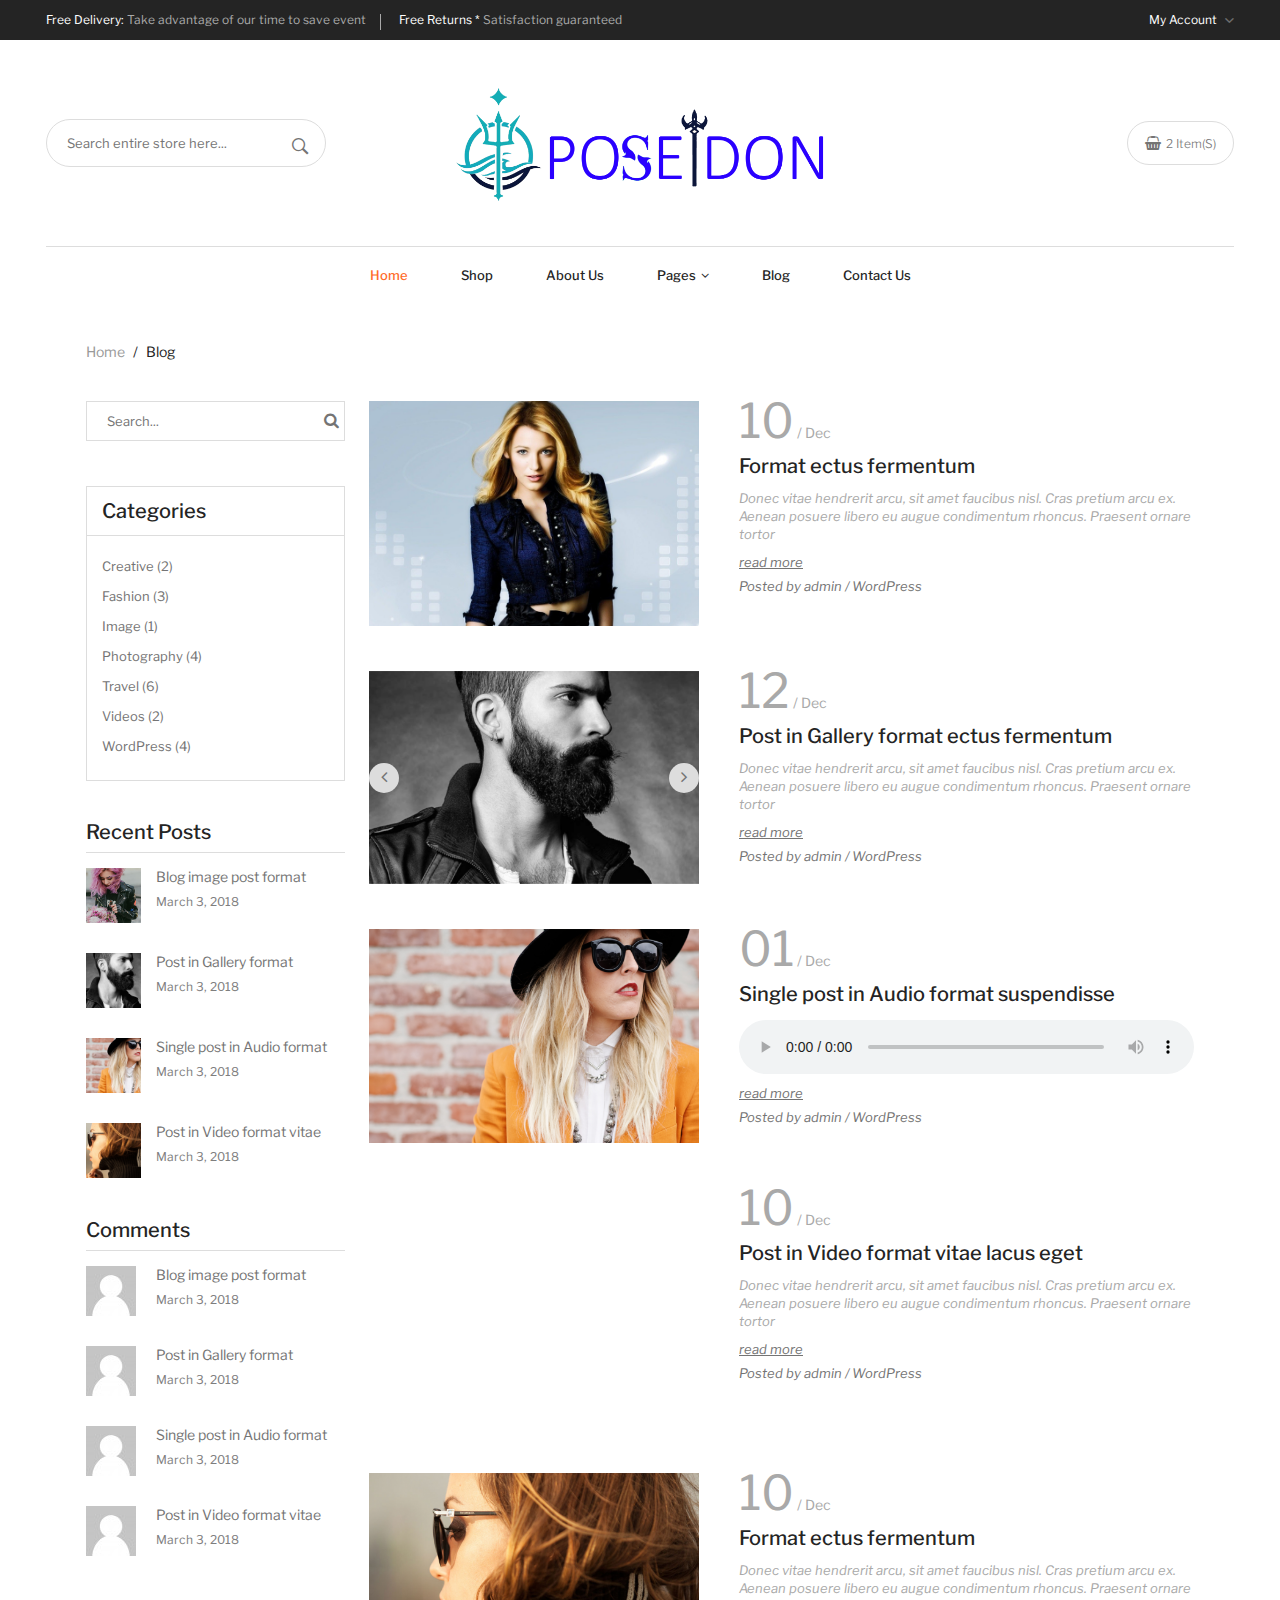
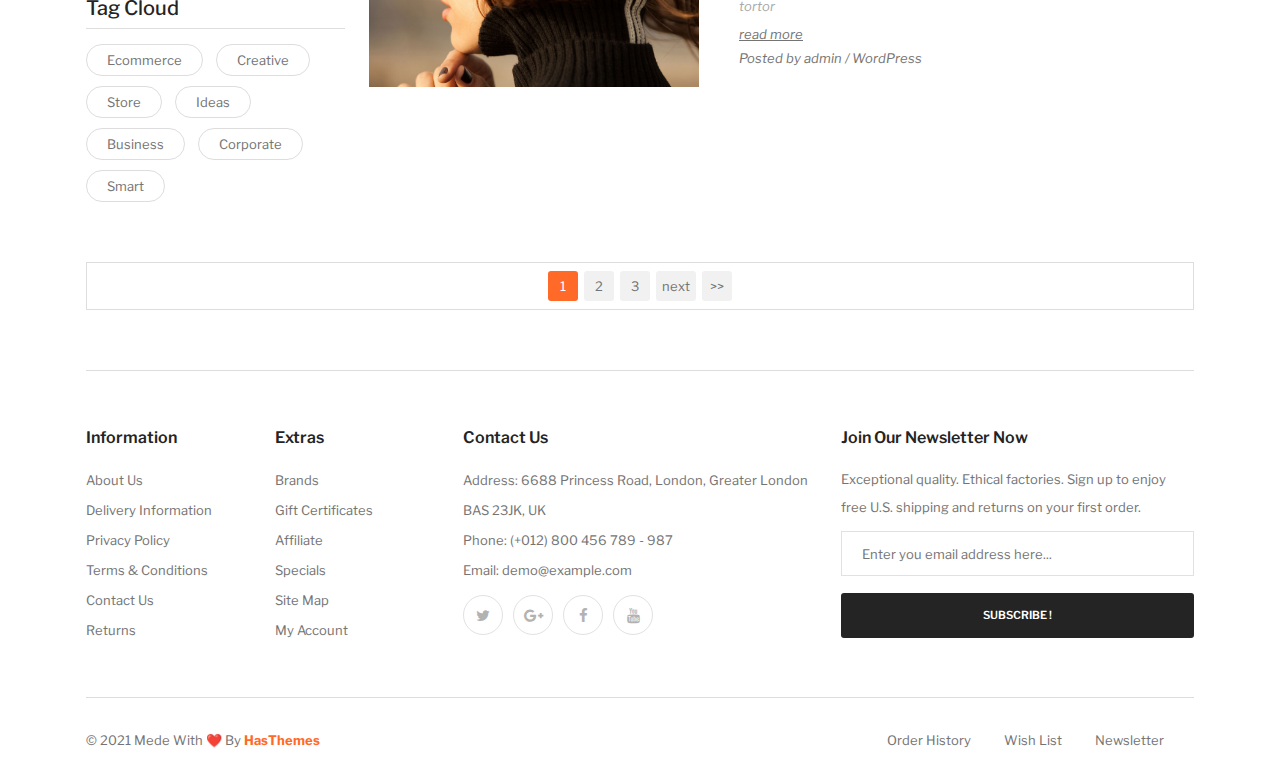
<file: blog.html>
<!doctype html>
<html class="no-js" lang="en">

<head>
    <meta charset="utf-8">
    <meta http-equiv="x-ua-compatible" content="ie=edge">
    <title>Blog</title>
    <meta name="description" content="">
    <meta name="viewport" content="width=device-width, initial-scale=1">
    <!-- Favicon -->
    <link rel="shortcut icon" type="image/x-icon" href="/assets/img/logo/Logo1.png">

    
    <!-- CSS 
    ========================= -->


    <!-- Plugins CSS -->
    <link rel="stylesheet" href="assets/css/plugins.css">
    
    <!-- Main Style CSS -->
    <link rel="stylesheet" href="assets/css/style.css">

</head>

<body>

    <!-- Main Wrapper Start --
     <Offcanvas menu area start-->
    <div class="off_canvars_overlay">
                
    </div>
    <div class="offcanvas_menu">
        <div class="container">
            <div class="row">
                <div class="col-12">
                    <div class="canvas_open">
                        <a href="javascript:void(0)"><i class="ion-navicon"></i></a>
                    </div>
                    <div class="offcanvas_menu_wrapper">
                        <div class="canvas_close">
                              <a href="javascript:void(0)"><i class="ion-android-close"></i></a>  
                        </div>
                        <div class="welcome_text">
                           <ul>
                               <li><span>Free Delivery:</span> Take advantage of our time to save event</li>
                               <li><span>Free Returns *</span> Satisfaction guaranteed</li>
                           </ul>
                        </div>
                        
                        <div class="top_right">
                            <ul>
                               <li class="top_links"><a href="#">My Account <i class="ion-chevron-down"></i></a>
                                    <ul class="dropdown_links">
                                        <li><a href="wishlist.html">My Wish List </a></li>
                                        <li><a href="my-account.html">My Account </a></li>
                                        <li><a href="#">Sign In</a></li>
                                        <li><a href="compare.html">Compare Products  </a></li>
                                    </ul>
                                </li> 
                                <li class="language"><a href="#"><img src="assets/img/logo/language.png" alt=""> English <i class="ion-chevron-down"></i></a>
                                    <ul class="dropdown_language">
                                        <li><a href="#"><img src="assets/img/logo/cigar.jpg" alt=""> French</a></li>
                                        <li><a href="#"><img src="assets/img/logo/language2.png" alt="">German</a></li>
                                    </ul>
                                </li>
                                <li class="currency"><a href="#">USD <i class="ion-chevron-down"></i></a>
                                    <ul class="dropdown_currency">
                                        <li><a href="#">EUR</a></li>
                                        <li><a href="#">BRL</a></li>
                                    </ul>
                                </li>
                            </ul>
                        </div> 
                        <div class="search_bar">
                            <form action="#">
                                <select class="select_option" name="select" id="categori">
                                    <option selected value="1">All Categories</option>
                                    <option  value="2">Accessories</option>
                                    <option  value="3">Bridge</option>
                                    <option  value="4">Hub</option>
                                    <option  value="5">Repeater</option>
                                    <option  value="6">Switch</option>
                                    <option  value="7">Video Games</option>
                                    <option  value="8">PlayStation 3</option>
                                    <option  value="9">PlayStation 4</option>
                                    <option  value="10">Xbox 360</option>
                                    <option  value="11">Xbox One</option>
                                </select>
                                <input placeholder="Search entire store here..." type="text">
                                <button type="submit"><i class="ion-ios-search-strong"></i></button>
                            </form>
                        </div>
                        <div class="cart_area">
                            <div class="middel_links">
                               <ul>
                                   <li><a href="login.html">Login</a></li>
                                   <li>/</li>
                                   <li><a href="login.html">Register</a></li>
                               </ul>

                            </div>
                            <div class="cart_link">
                                <a href="#"><i class="fa fa-shopping-basket"></i>2 item(s)</a>
                                <!--mini cart-->
                                 <div class="mini_cart">
                                    <div class="cart_item top">
                                       <div class="cart_img">
                                           <a href="#"><img src="assets/img/s-product/product.jpg" alt=""></a>
                                       </div>
                                        <div class="cart_info">
                                            <a href="#">Apple iPhone SE 16GB</a>

                                            <span>1x $60.00</span>
    
                                        </div>
                                        <div class="cart_remove">
                                            <a href="#"><i class="ion-android-close"></i></a>
                                        </div>
                                    </div>
                                    <div class="cart_item bottom">
                                       <div class="cart_img">
                                           <a href="#"><img src="assets/img/s-product/product2.jpg" alt=""></a>
                                       </div>
                                        <div class="cart_info">
                                            <a href="#">Marshall Portable  Bluetooth</a>
                                                <span> 1x $160.00</span>
                                        </div>
                                        <div class="cart_remove">
                                            <a href="#"><i class="ion-android-close"></i></a>
                                        </div>
                                    </div>
                                    <div class="cart__table">
                                        <table>
                                            <tbody>
                                                <tr>
                                                    <td class="text-left">Sub-Total :</td>
                                                    <td class="text-right">$150.00</td>
                                                </tr>
                                             
                                                <tr>
                                                    <td class="text-left">Total :</td>
                                                    <td class="text-right">$184.00</td>
                                                </tr>
                                            </tbody>
                                        </table>
                                    </div>
                                    
                                    <div class="cart_button view_cart">
                                        <a href="cart.html">View Cart</a>
                                    </div>
                                    <div class="cart_button checkout">
                                        <a href="checkout.html">Checkout</a>
                                    </div>
                                </div>
                                <!--mini cart end-->
                            </div>
                        </div>
                        <div class="contact_phone">
                            <p>Call Free Support: <a href="tel:+(012)800456789">(+012) 800 456 789 </a></p>
                        </div>
                        <div id="menu" class="text-left ">
                            <ul class="offcanvas_main_menu">
                                <li class="menu-item-has-children active">
                                    <a href="#">Home</a>
                                    <ul class="sub-menu">
                                        <li><a href="index.html">Home 1</a></li>
                                        <li><a href="index-2.html">Home 2</a></li>
                                        <li><a href="index-3.html">Home 3</a></li>
                                        <li><a href="index-4.html">Home 4</a></li>
                                        <li><a href="index-5.html">Home 5</a></li>
                                        <li><a href="index-6.html">Home 6</a></li>
                                        <li><a href="index-7.html">Home 7</a></li>
                                        <li><a href="index-8.html">Home 8</a></li>
                                         <li><a href="index-9.html">Home 9</a></li>
                                    </ul>
                                </li>
                                <li class="menu-item-has-children">
                                    <a href="#">Shop</a>
                                    <ul class="sub-menu">
                                        <li class="menu-item-has-children">
                                            <a href="#">Shop Layouts</a>
                                            <ul class="sub-menu">
                                                <li><a href="shop.html">shop</a></li>
                                                <li><a href="shop-fullwidth.html">Full Width</a></li>
                                                <li><a href="shop-fullwidth-list.html">Full Width list</a></li>
                                                <li><a href="shop-right-sidebar.html">Right Sidebar </a></li>
                                                <li><a href="shop-right-sidebar-list.html"> Right Sidebar list</a></li>
                                                <li><a href="shop-list.html">List View</a></li>
                                            </ul>
                                        </li>
                                        <li class="menu-item-has-children">
                                            <a href="#">other Pages</a>
                                            <ul class="sub-menu">
                                                <li><a href="portfolio.html">portfolio</a></li>
                                                <li><a href="portfolio-details.html">portfolio details</a></li>
                                                <li><a href="cart.html">cart</a></li>
                                                <li><a href="checkout.html">Checkout</a></li>
                                                <li><a href="my-account.html">my account</a></li>
                                            </ul>
                                        </li>
                                        <li class="menu-item-has-children">
                                            <a href="#">Product Types</a>
                                            <ul class="sub-menu">
                                                <li><a href="product-details.html">product details</a></li>
                                                <li><a href="product-sidebar.html">product sidebar</a></li>
                                                <li><a href="product-grouped.html">product grouped</a></li>
                                                <li><a href="variable-product.html">product variable</a></li>
                                            </ul>
                                        </li>
                                    </ul>
                                </li>
                                <li class="menu-item-has-children">
                                    <a href="#">blog</a>
                                    <ul class="sub-menu">
                                        <li><a href="blog.html">blog</a></li>
                                        <li><a href="blog-details.html">blog details</a></li>
                                        <li><a href="blog-sidebar.html">blog  Sidebar</a></li>
                                        <li><a href="blog-fullwidth.html">blog fullwidth</a></li>
                                    </ul>

                                </li>
                                <li class="menu-item-has-children">
                                    <a href="#">pages </a>
                                    <ul class="sub-menu">
                                        <li><a href="about.html">About Us</a></li>
                                        <li><a href="services.html">services</a></li>
                                        <li><a href="faq.html">Frequently Questions</a></li>
                                        <li><a href="contact.html">contact</a></li>
                                        <li><a href="login.html">login</a></li>
                                        <li><a href="wishlist.html">Wishlist</a></li>
                                        <li><a href="404.html">Error 404</a></li>
                                        <li><a href="compare.html">compare</a></li>
                                        <li><a href="privacy-policy.html">privacy policy</a></li>
                                        <li><a href="coming-soon.html">coming soon</a></li>
                                    </ul>
                                </li>
                                <li class="menu-item-has-children">
                                    <a href="my-account.html">my account</a>
                                </li>
                                <li class="menu-item-has-children">
                                    <a href="about.html">About Us</a>
                                </li>
                                <li class="menu-item-has-children">
                                    <a href="contact.html"> Contact Us</a> 
                                </li>
                            </ul>
                        </div>
                        <div class="offcanvas_footer">
                            <span><a href="#"><i class="fa fa-envelope-o"></i> info@yourdomain.com</a></span>
                            <ul>
                                <li class="facebook"><a href="#"><i class="fa fa-facebook"></i></a></li>
                                <li class="twitter"><a href="#"><i class="fa fa-twitter"></i></a></li>
                                <li class="pinterest"><a href="#"><i class="fa fa-pinterest-p"></i></a></li>
                                <li class="google-plus"><a href="#"><i class="fa fa-google-plus"></i></a></li>
                                <li class="linkedin"><a href="#"><i class="fa fa-linkedin"></i></a></li>
                            </ul>
                        </div>
                    </div>
                </div>
            </div>
        </div>
    </div>
    <!--Offcanvas menu area end-->
    
    <!--header area start-->
    <header class="header_area header_three">
        <!--header top start-->
        <div class="header_top">
            <div class="container-fluid">   
                <div class="row align-items-center">
                    <div class="col-lg-7 col-md-12">
                        <div class="welcome_text">
                           <ul>
                               <li><span>Free Delivery:</span> Take advantage of our time to save event</li>
                               <li><span>Free Returns *</span> Satisfaction guaranteed</li>
                           </ul>
                        </div>
                    </div>
                    <div class="col-lg-5 col-md-12">
                        <div class="top_right text-right">
                            <ul>
                               <li class="top_links"><a href="#">My Account <i class="ion-chevron-down"></i></a>
                                    <ul class="dropdown_links">
                                        <li><a href="wishlist.html">My Wish List </a></li>
                                        <li><a href="my-account.html">My Account </a></li>
                                        <li><a href="#">Sign In</a></li>
                                        <li><a href="compare.html">Compare Products  </a></li>
                                    </ul>
                                </li> 
                            </ul>
                        </div>   
                    </div>
                </div>
            </div>
        </div>
        <!--header top start-->

        <!--header middel start-->
        <div class="header_middel">
            <div class="container-fluid">
                <div class="middel_inner">
                    <div class="row align-items-center">
                        <div class="col-lg-4">
                            <div class="search_bar">
                                <form action="#">                          
                                    <input placeholder="Search entire store here..." type="text">
                                    <button type="submit"><i class="ion-ios-search-strong"></i></button>
                                </form>
                            </div>
                        </div>
                        <div class="col-lg-4">
                            <div class="logo">
                                <a href="index.html"><img src="assets/img/logo/logo.png" alt=""></a>
                            </div>
                        </div>
                        <div class="col-lg-4">
                            <div class="cart_area">
                                <div class="cart_link">
                                    <a href="#"><i class="fa fa-shopping-basket"></i>2 item(s)</a>
                                    <!--mini cart-->
                                     <div class="mini_cart">
                                        <div class="cart_item top">
                                       <div class="cart_img">
                                           <a href="#"><img src="assets/img/s-product/product.jpg" alt=""></a>
                                       </div>
                                        <div class="cart_info">
                                            <a href="#">Apple iPhone SE 16GB</a>

                                            <span>1x $60.00</span>
    
                                        </div>
                                        <div class="cart_remove">
                                            <a href="#"><i class="ion-android-close"></i></a>
                                        </div>
                                    </div>
                                    <div class="cart_item bottom">
                                       <div class="cart_img">
                                           <a href="#"><img src="assets/img/s-product/product2.jpg" alt=""></a>
                                       </div>
                                        <div class="cart_info">
                                            <a href="#">Marshall Portable  Bluetooth</a>
                                                <span> 1x $160.00</span>
                                        </div>
                                        <div class="cart_remove">
                                            <a href="#"><i class="ion-android-close"></i></a>
                                        </div>
                                    </div>
                                    <div class="cart__table">
                                        <table>
                                            <tbody>
                                                <tr>
                                                    <td class="text-left">Sub-Total :</td>
                                                    <td class="text-right">$150.00</td>
                                                </tr>
                                             
                                                <tr>
                                                    <td class="text-left">Total :</td>
                                                    <td class="text-right">$184.00</td>
                                                </tr>
                                            </tbody>
                                        </table>
                                    </div>
                                    
                                    <div class="cart_button view_cart">
                                        <a href="cart.html">View Cart</a>
                                    </div>
                                    <div class="cart_button checkout">
                                        <a href="checkout.html">Checkout</a>
                                    </div>
                                    </div>
                                    <!--mini cart end-->
                                </div>
                            </div>
                        </div>
                    </div>
                </div>
                <div class="horizontal_menu">
                    <div class="left_menu">
                        <div class="main_menu"> 
                            <nav>  
                                <ul>
                                    <li class="active"><a href="index.html">Home <i class="fa fa-angle-down"></i></a>
                                        <ul class="sub_menu">
                                            <li><a href="index.html">Home 1</a></li>
                                            <li><a href="index-2.html">Home 2</a></li>
                                            <li><a href="index-3.html">Home 3</a></li>
                                            <li><a href="index-4.html">Home 4</a></li>
                                            <li><a href="index-5.html">Home 5</a></li>
                                            <li><a href="index-6.html">Home 6</a></li>
                                            <li><a href="index-7.html">Home 7</a></li>
                                            <li><a href="index-8.html">Home 8</a></li>
                                        </ul>
                                    </li>
                                    <li class="mega_items"><a href="shop.html">shop <i class="fa fa-angle-down"></i></a>
                                        <ul class="mega_menu">
                                            <li><a href="#">Shop Layouts</a>
                                                <ul>
                                                    <li><a href="shop-fullwidth.html">Full Width</a></li>
                                                    <li><a href="shop-fullwidth-list.html">Full Width list</a></li>
                                                    <li><a href="shop-right-sidebar.html">Right Sidebar </a></li>
                                                    <li><a href="shop-right-sidebar-list.html"> Right Sidebar list</a></li>
                                                    <li><a href="shop-list.html">List View</a></li>
                                                </ul>
                                            </li>
                                            <li><a href="#">other Pages</a>
                                                <ul>
                                                    <li><a href="portfolio.html">portfolio</a></li>
                                                    <li><a href="portfolio-details.html">portfolio details</a></li>
                                                    <li><a href="cart.html">cart</a></li>
                                                    <li><a href="checkout.html">Checkout</a></li>
                                                    <li><a href="my-account.html">my account</a></li>


                                                </ul>
                                            </li>
                                            <li><a href="#">Product Types</a>
                                                <ul>
                                                    <li><a href="product-details.html">product details</a></li>
                                                    <li><a href="product-sidebar.html">product sidebar</a></li>
                                                    <li><a href="product-gallery.html">product gallery</a></li>
                                                    <li><a href="product-grouped.html">product grouped</a></li>
                                                    <li><a href="variable-product.html">product variable</a></li>

                                                </ul>
                                            </li>
                                            <li><a href="#">collection</a>
                                                <ul>
                                                    <li><a href="shop.html">Handbag</a></li>
                                                    <li><a href="shop.html">Accessories</a></li>
                                                    <li><a href="shop.html">Clothing</a></li>
                                                    <li><a href="shop.html">Shoes</a></li>
                                                    <li><a href="shop.html">Check Trousers</a></li>

                                                </ul>
                                            </li>
                                            <li class="banner_menu"><a href="#"><img src="assets/img/bg/banner1.jpg" alt=""></a></li>
                                        </ul>
                                    </li>
                                    <li><a href="blog.html">blog <i class="fa fa-angle-down"></i></a>
                                        <ul class="sub_menu pages">
                                            <li><a href="blog-details.html">blog details</a></li>
                                            <li><a href="blog-sidebar.html">blog  Sidebar</a></li>
                                            <li><a href="blog-fullwidth.html">blog fullwidth</a></li>
                                        </ul>
                                    </li>
                                    <li><a href="#">pages <i class="fa fa-angle-down"></i></a>
                                        <ul class="sub_menu pages">
                                            <li><a href="about.html">About Us</a></li>
                                            <li><a href="services.html">services</a></li>
                                            <li><a href="faq.html">Frequently Questions</a></li>
                                            <li><a href="login.html">login</a></li>
                                            <li><a href="my-account.html">my account</a></li>
                                            <li><a href="wishlist.html">Wishlist</a></li>
                                            <li><a href="404.html">Error 404</a></li>
                                            <li><a href="compare.html">compare</a></li>
                                            <li><a href="privacy-policy.html">privacy policy</a></li>
                                            <li><a href="coming-soon.html">coming soon</a></li>
                                        </ul>
                                    </li>
                                </ul> 
                            </nav> 
                        </div>
                    </div>
                    <div class="logo_container">
                        <a href="index.html"><img src="assets/img/logo/logo.png" alt=""></a>
                    </div>
                    <div class="right_menu">
                        <div class="main_menu"> 
                            <nav>  
                                <ul>
                                    <li><a href="#">Specials</a></li>
                                    <li><a href="#">Sneaker</a></li>
                                    <li><a href="about.html">About us</a></li>
                                    <li><a href="contact.html">Contact Us</a></li>
                                </ul> 
                            </nav> 
                        </div>
                    </div>
                </div>
            </div>
        </div>
        <!--header middel end-->

        <!--header bottom satrt-->
        <div class="header_bottom sticky-header">
            <div class="container">
                <div class="row align-items-center">
                    <div class="col-12">
                        <div class="main_menu_inner">
                            <div class="main_menu"> 
                                <nav>  
                                    <ul>
                                        <li class="active"><a href="index.html">Home </a></li>
                                        <li><a href="shop_category.html">shop </a></li>
                                        <li><a href="about.html">About us</a></li>
                                        <li><a href="#">pages <i class="fa fa-angle-down"></i></a>
                                            <ul class="sub_menu pages">
                                                <li><a href="about.html">About Us</a></li>
                                                <li><a href="services.html">services</a></li>
                                                <li><a href="faq.html">Frequently Questions</a></li>
                                                <li><a href="login.html">login</a></li>
                                                <li><a href="my-account.html">my account</a></li>
                                                <li><a href="wishlist.html">Wishlist</a></li>
                                                <li><a href="404.html">Error 404</a></li>
                                                <li><a href="compare.html">compare</a></li>
                                                <li><a href="privacy-policy.html">privacy policy</a></li>
                                                <li><a href="coming-soon.html">coming soon</a></li>
                                            </ul>
                                        </li>
                                        <li><a href="blog.html">blog</a></li>
                                        
                                        <li><a href="contact.html">Contact Us</a></li>
                                    </ul>   
                                </nav> 
                            </div>
                        </div> 
                    </div>
                </div>
            </div>
        </div>
        <!--header bottom end-->
    </header>
    <!--header area end-->
 
    <!--breadcrumbs area start-->
    <div class="breadcrumbs_area other_bread">
        <div class="container">   
            <div class="row">
                <div class="col-12">
                    <div class="breadcrumb_content">
                        <ul>
                            <li><a href="index.html">home</a></li>
                            <li>/</li>
                            <li>blog</li>
                        </ul>
                    </div>
                </div>
            </div>
        </div>         
    </div>
    <!--breadcrumbs area end-->
    
    <!--blog body area start-->
    <div class="blog_area blog_page blog_reverse">
        <div class="container">
            <div class="row">
                <div class="col-lg-3 col-md-12">
                    <!--blog sidebar start-->
                    <aside class="blog_sidebar">
                       <!--search form start-->
                        <div class="sidebar_widget search_form">
                            <form action="#">
                                <input placeholder="Search..." type="text">
                                <button type="submit"><i class="fa fa-search"></i></button>
                            </form>
                        </div>
                        <!--search form end-->
                        
                         <!--categories start-->
                        <div class="sidebar_widget widget_categories">
                            <h3 class="widget_title">Categories</h3>
                            <ul>
                                <li><a href="#">Creative</a>  (2)</li>

                                <li><a href="#">Fashion</a> (3)</li>
                                <li><a href="#">Image</a> (1)</li>
                                <li><a href="#">Photography</a> (4)</li>
                                <li><a href="#">Travel</a> (6)</li>
                                <li><a href="#">Videos</a> (2)</li>
                                <li><a href="#">WordPress</a> (4)</li>
                            </ul>
                        </div>
                        <!--categories end-->
                        
                         <!--recent post start-->
                        <div class="sidebar_widget recent_post">
                            <h3 class="widget_title">Recent Posts</h3>
                            <div class="sidebar_post">
                                <div class="post_img">
                                    <a href="blog-details.html"><img src="assets/img/blog/post1.png" alt=""></a>
                                </div>
                                <div class="post_text">
                                    <h3><a href="blog-details.html">Blog image post format</a></h3>
                                    <span>March 3, 2018</span>
                                </div>
                                
                            </div>
                            <div class="sidebar_post">
                                <div class="post_img">
                                    <a href="blog-details.html"><img src="assets/img/blog/post2.png" alt=""></a>
                                </div>
                                <div class="post_text">
                                    <h3><a href="blog-details.html">Post in Gallery format</a></h3>
                                    <span>March 3, 2018</span>
                                </div>
                                
                            </div> 
                            <div class="sidebar_post">
                                <div class="post_img">
                                    <a href="blog-details.html"><img src="assets/img/blog/post3.png" alt=""></a>
                                </div>
                                <div class="post_text">
                                    <h3><a href="blog-details.html">Single post in Audio format </a></h3>
                                    <span>March 3, 2018</span>
                                </div>
                                
                            </div>
                            <div class="sidebar_post">
                                <div class="post_img">
                                    <a href="blog-details.html"><img src="assets/img/blog/post4.png" alt=""></a>
                                </div>
                                <div class="post_text">
                                    <h3><a href="blog-details.html">Post in Video format vitae</a></h3>
                                    <span>March 3, 2018</span>
                                </div>
                                
                            </div>     
                        </div>
                        <!--recent post end-->
                        
                        <!--recent post start-->
                        <div class="sidebar_widget recent_post">
                            <h3 class="widget_title">Comments</h3>
                            <div class="sidebar_post">
                                <div class="post_img">
                                    <a href="blog-details.html"><img src="assets/img/blog/comment.png.jpg" alt=""></a>
                                </div>
                                <div class="post_text">
                                    <h3><a href="blog-details.html">Blog image post format</a></h3>
                                    <span>March 3, 2018</span>
                                </div>
                                
                            </div>
                            <div class="sidebar_post">
                                <div class="post_img">
                                    <a href="blog-details.html"><img src="assets/img/blog/comment.png.jpg" alt=""></a>
                                </div>
                                <div class="post_text">
                                    <h3><a href="blog-details.html">Post in Gallery format</a></h3>
                                    <span>March 3, 2018</span>
                                </div>
                                
                            </div> 
                            <div class="sidebar_post">
                                <div class="post_img">
                                    <a href="blog-details.html"><img src="assets/img/blog/comment.png.jpg" alt=""></a>
                                </div>
                                <div class="post_text">
                                    <h3><a href="blog-details.html">Single post in Audio format </a></h3>
                                    <span>March 3, 2018</span>
                                </div>
                                
                            </div>
                            <div class="sidebar_post">
                                <div class="post_img">
                                    <a href="blog-details.html"><img src="assets/img/blog/comment.png.jpg" alt=""></a>
                                </div>
                                <div class="post_text">
                                    <h3><a href="blog-details.html">Post in Video format vitae</a></h3>
                                    <span>March 3, 2018</span>
                                </div>
                                
                            </div>     
                        </div>
                        <!--recent post end-->
                        
                        
                        <div class="sidebar_widget tags_widget">
                            <h3 class="widget_title">Tag Cloud</h3>
                            <ul>
                                <li><a href="#">Ecommerce</a></li>
                                <li><a href="#">Creative</a></li>
                                <li><a href="#">Store</a></li>
                                <li><a href="#">Ideas</a></li>
                                <li><a href="#">Business</a></li>
                                <li><a href="#">Corporate</a></li>
                                <li><a href="#">Smart</a></li>
                            </ul>
                        </div>
                        
                    </aside>
     
                    <!--blog sidebar start-->
                </div>
                <div class="col-lg-9 col-md-12">
                    <!--blog grid area start-->
                    <div class="blog_grid_area">
                        <div class="blog_grid">
                            <div class="blog_thumb">
                                <a href="blog-details.html"><img src="assets/img/blog/blog4.png" alt=""></a>
                            </div>
                            <div class="blog_content">
                                <div class="post_date">
                                    <span class="day">10</span>
                                    <span class="month">/ Dec</span>
                                </div>
                                <h3 class="post_title"><a href="blog-details.html">Format ectus fermentum</a></h3>
                                <p class="post_desc">Donec vitae hendrerit arcu, sit amet faucibus nisl. Cras pretium arcu ex. Aenean posuere libero eu augue condimentum rhoncus. Praesent ornare tortor</p>
                                <a class="read_more" href="blog-details.html">read more</a>
                                <div class="post_meta">
                                   <span>Posted by </span>
                                    <span><a href="#">admin</a></span>
                                    <span><a href="#">/ WordPress</a></span>
                                </div>
                            </div>
                        </div>
                        <div class="blog_grid gallery">
                            <div class="blog_thumb_active owl-carousel">
                                <div class="single_blog_thumb">
                                    <a href="#"><img src="assets/img/blog/blog1.png" alt=""></a>
                                </div>
                                <div class="single_blog_thumb">
                                    <a href="#"><img src="assets/img/blog/blog2.png" alt=""></a>
                                </div>
                                <div class="single_blog_thumb">
                                    <a href="#"><img src="assets/img/blog/blog3.png" alt=""></a>
                                </div>
                                <div class="single_blog_thumb">
                                    <a href="#"><img src="assets/img/blog/blog1.png" alt=""></a>
                                </div>
                            </div>
                            
                            <div class="blog_content">
                                <div class="post_date">
                                    <span class="day">12</span>
                                    <span class="month">/ Dec</span>
                                </div>
                                <h3 class="post_title"><a href="blog-details.html">Post in Gallery format ectus fermentum</a></h3>
                                <p class="post_desc">Donec vitae hendrerit arcu, sit amet faucibus nisl. Cras pretium arcu ex. Aenean posuere libero eu augue condimentum rhoncus. Praesent ornare tortor</p>
                                <a class="read_more" href="blog-details.html">read more</a>
                                <div class="post_meta">
                                   <span>Posted by </span>
                                    <span><a href="#">admin</a></span>
                                    <span><a href="#">/ WordPress</a></span>
                                </div>
                            </div>
                           
                        </div>
                        
                        <div class="blog_grid audio">
                            <div class="blog_thumb">
                                <a href="blog-details.html"><img src="assets/img/blog/blog2.png" alt=""></a>
                            </div>
                            <div class="blog_content">
                                <div class="post_date">
                                    <span class="day">01</span>
                                    <span class="month">/ Dec</span>
                                </div>
                                <h3 class="post_title"><a href="blog-details.html">Single post in Audio format suspendisse</a></h3>
                                <div class="blog_aduio_icone">
                                    <audio controls>
                                      <source src="http://www.jplayer.org/audio/mp3/TSP-01-Cro_magnon_man.mp3?1" type="audio/mp3">
                                    </audio>
                                </div>
                                <a class="read_more" href="blog-details.html">read more</a>
                                <div class="post_meta">
                                   <span>Posted by </span>
                                    <span><a href="#">admin</a></span>
                                    <span><a href="#">/ WordPress</a></span>
                                </div>
                            </div>
                        </div>
                        <div class="blog_grid video">
                            <div class="blog_thumb embed-responsive embed-responsive-16by9">
                                    
                                <iframe  height="700" src="https://www.youtube.com/embed/2Zt8va_6HRk"  allow="autoplay; encrypted-media" allowfullscreen></iframe>
                            </div>
                            <div class="blog_content">
                                <div class="post_date">
                                    <span class="day">10</span>
                                    <span class="month">/ Dec</span>
                                </div>
                                <h3 class="post_title"><a href="blog-details.html">Post in Video format vitae lacus eget</a></h3>
                                <p class="post_desc">Donec vitae hendrerit arcu, sit amet faucibus nisl. Cras pretium arcu ex. Aenean posuere libero eu augue condimentum rhoncus. Praesent ornare tortor</p>
                                <a class="read_more" href="blog-details.html">read more</a>
                                <div class="post_meta">
                                   <span>Posted by </span>
                                    <span><a href="#">admin</a></span>
                                    <span><a href="#">/ WordPress</a></span>
                                </div>
                            </div>
                        </div>
                        <div class="blog_grid">
                            <div class="blog_thumb">
                                <a href="blog-details.html"><img src="assets/img/blog/blog3.png" alt=""></a>
                            </div>
                            <div class="blog_content">
                                <div class="post_date">
                                    <span class="day">10</span>
                                    <span class="month">/ Dec</span>
                                </div>
                                <h3 class="post_title"><a href="blog-details.html">Format ectus fermentum</a></h3>
                                <p class="post_desc">Donec vitae hendrerit arcu, sit amet faucibus nisl. Cras pretium arcu ex. Aenean posuere libero eu augue condimentum rhoncus. Praesent ornare tortor</p>
                                <a class="read_more" href="blog-details.html">read more</a>
                                <div class="post_meta">
                                   <span>Posted by </span>
                                    <span><a href="#">admin</a></span>
                                    <span><a href="#">/ WordPress</a></span>
                                </div>
                            </div>
                        </div>
                    </div>
                    <!--blog grid area start-->
                </div>
            </div>
        </div>
    </div>
    <!--blog section area end-->
    
    <!--blog pagination area start-->
    <div class="blog_pagination">
        <div class="container">
            <div class="row">
                <div class="col-12">
                    <div class="pagination">
                        <ul>
                            <li class="current">1</li>
                            <li><a href="#">2</a></li>
                            <li><a href="#">3</a></li>
                            <li class="next"><a href="#">next</a></li>
                            <li><a href="#">>></a></li>
                        </ul>
                    </div>
                </div>
            </div>
        </div>
    </div>
    <!--blog pagination area end-->
    
    <!--footer area start-->
    <footer class="footer_widgets blog_widgets">
        <div class="footer_top">
            <div class="container">
               <div class="footer_top_inner">
                   <div class="row">
                        <div class="col-lg-2 col-md-6 col-sm-6 col-6">
                            <div class="widgets_container">
                                <h3>Information</h3>
                                <div class="footer_menu">
                                    <ul>
                                        <li><a href="about.html">About Us</a></li>
                                        <li><a href="#">Delivery Information</a></li>
                                        <li><a href="privacy-policy.html">Privacy Policy</a></li>
                                        <li><a href="#">Terms & Conditions</a></li>
                                        <li><a href="contact.html">Contact Us</a></li>
                                        <li><a href="#">Returns</a></li>
                                    </ul>
                                </div>
                            </div>
                        </div>
                        <div class="col-lg-2 col-md-6 col-sm-6 col-6">
                            <div class="widgets_container">
                                <h3>Extras</h3>
                                <div class="footer_menu">
                                    <ul>
                                        <li><a href="#">Brands</a></li>
                                        <li><a href="#">Gift Certificates</a></li>
                                        <li><a href="#">Affiliate</a></li>
                                        <li><a href="#">Specials</a></li>
                                        <li><a href="contact.html">Site Map</a></li>
                                        <li><a href="my-account.html">My Account</a></li>
                                    </ul>
                                </div>
                            </div>
                        </div>
                        <div class="col-lg-4 col-md-6">
                            <div class="widgets_container contact_us">
                                <h3>Contact Us</h3>
                                <div class="footer_contact">
                                    <p>Address: 6688 Princess Road, London, Greater London BAS 23JK, UK</p>
                                    <p>Phone: <a href="tel:+(+012)800456789-987">(+012) 800 456 789 - 987</a> </p>
                                    <p>Email: demo@example.com</p>
                                    <ul>
                                        <li><a href="#" title="Twitter"><i class="fa fa-twitter"></i></a></li>
                                        <li><a href="#" title="google-plus"><i class="fa fa-google-plus"></i></a></li>
                                        <li><a href="#" title="facebook"><i class="fa fa-facebook"></i></a></li>
                                        <li><a href="#" title="youtube"><i class="fa fa-youtube"></i></a></li>
                                    </ul>

                                </div>
                            </div>
                        </div>
                        <div class="col-lg-4 col-md-6">
                            <div class="widgets_container newsletter">
                                <h3>Join Our Newsletter Now</h3>
                                <div class="newleter-content">
                                    <p>Exceptional quality. Ethical factories. Sign up to enjoy free U.S. shipping and returns on your first order.</p>
                                    <div class="subscribe_form">
                                        <form id="mc-form" class="mc-form footer-newsletter" >
                                            <input id="mc-email" type="email" autocomplete="off" placeholder="Enter you email address here..." />
                                            <button id="mc-submit">Subscribe !</button>
                                        </form>
                                        <!-- mailchimp-alerts Start -->
                                        <div class="mailchimp-alerts text-centre">
                                            <div class="mailchimp-submitting"></div><!-- mailchimp-submitting end -->
                                            <div class="mailchimp-success"></div><!-- mailchimp-success end -->
                                            <div class="mailchimp-error"></div><!-- mailchimp-error end -->
                                        </div><!-- mailchimp-alerts end -->
                                    </div>
                                </div>
                            </div>
                        </div>
                    </div>
               </div>
                
            </div>
        </div>
        <div class="footer_bottom">
            <div class="container">
               <div class="row">
                    <div class="col-lg-6 col-md-6">
                        <div class="copyright_area">
                            <p> &copy; 2021 <strong> </strong> Mede with ❤️ by <a href="https://hasthemes.com/" target="_blank"><strong>HasThemes</strong></a></p>
                        </div>
                    </div>
                    <div class="col-lg-6 col-md-6">
                        <div class="footer_custom_links">
                            <ul>
                                <li><a href="#">Order History</a></li>
                                <li><a href="wishlist.html">Wish List</a></li>
                                <li><a href="#">Newsletter</a></li>
                            </ul>
                        </div>
                    </div>
                </div>
            </div>
        </div>
    </footer>
    <!--footer area end-->

<!-- JS
============================================ -->

<!-- Plugins JS -->
<script src="assets/js/plugins.js"></script>

<!-- Main JS -->
<script src="assets/js/main.js"></script>



</body>

</html>
</file>
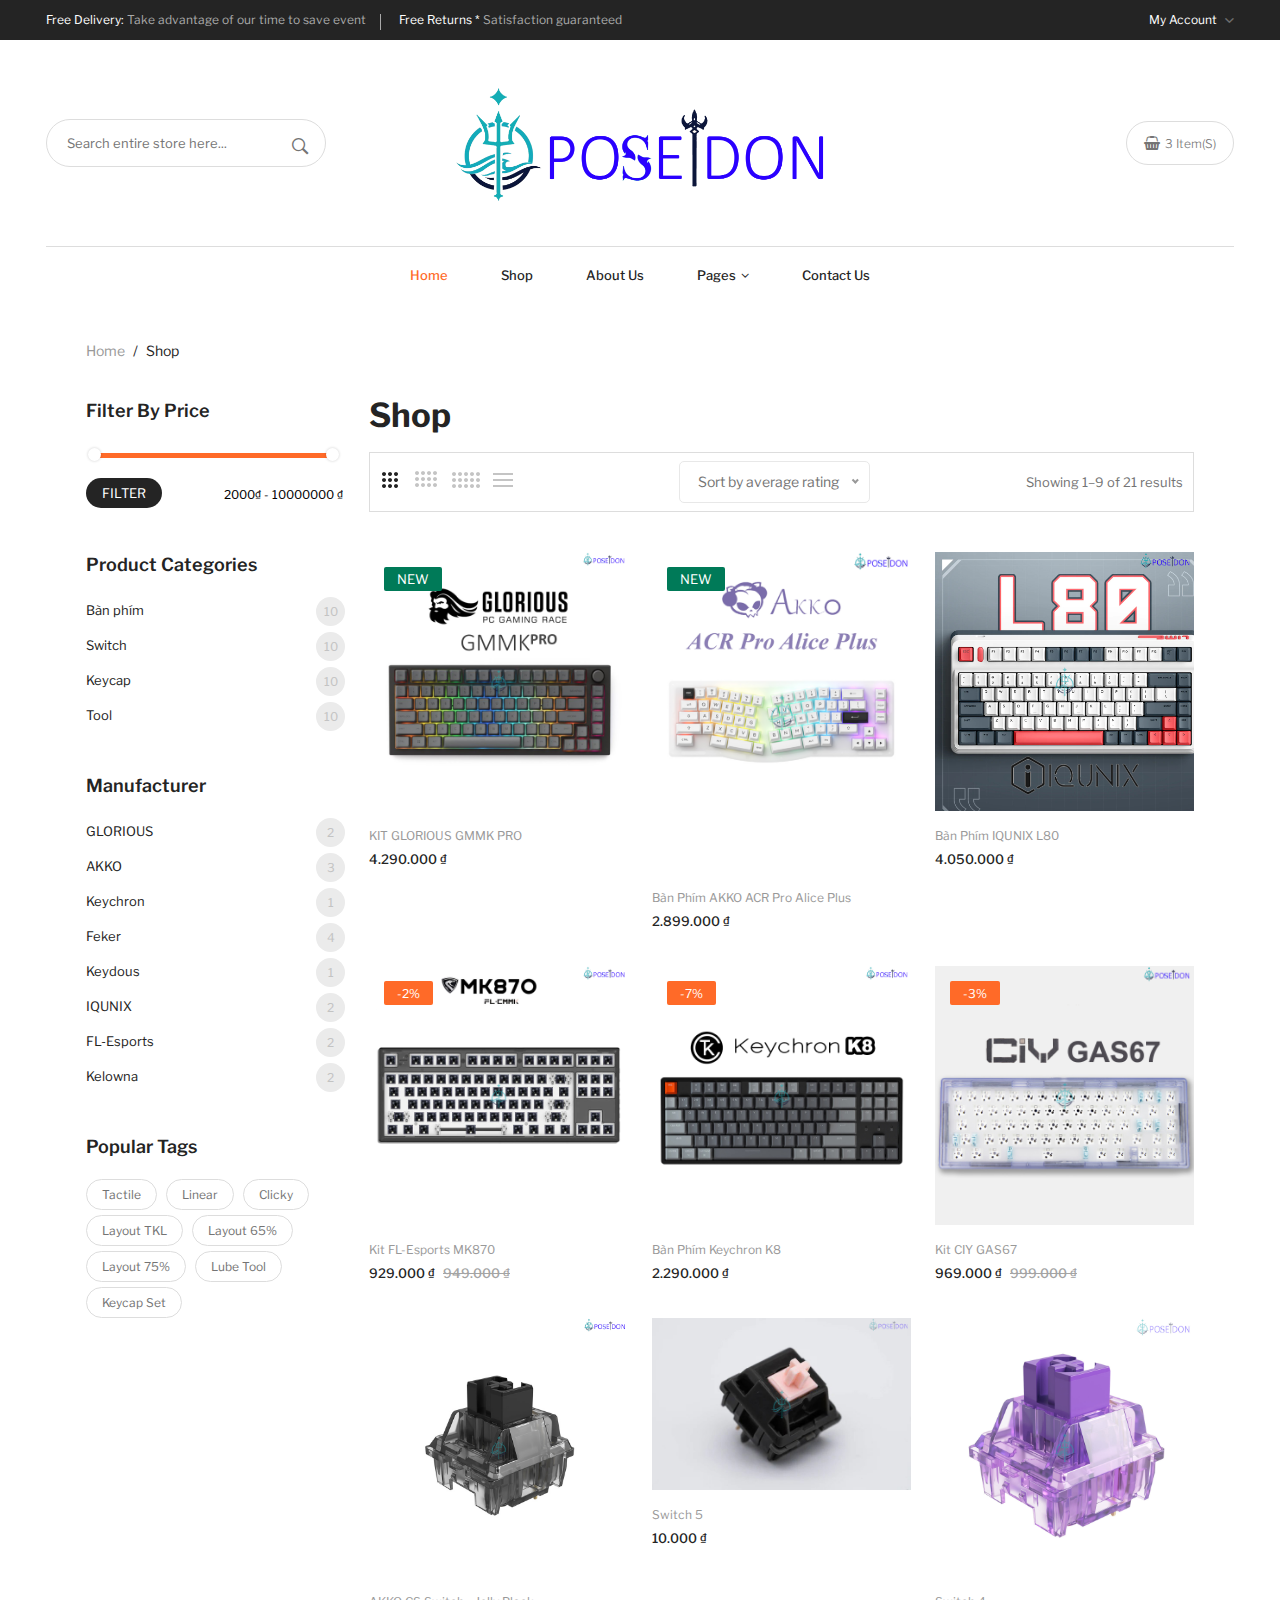
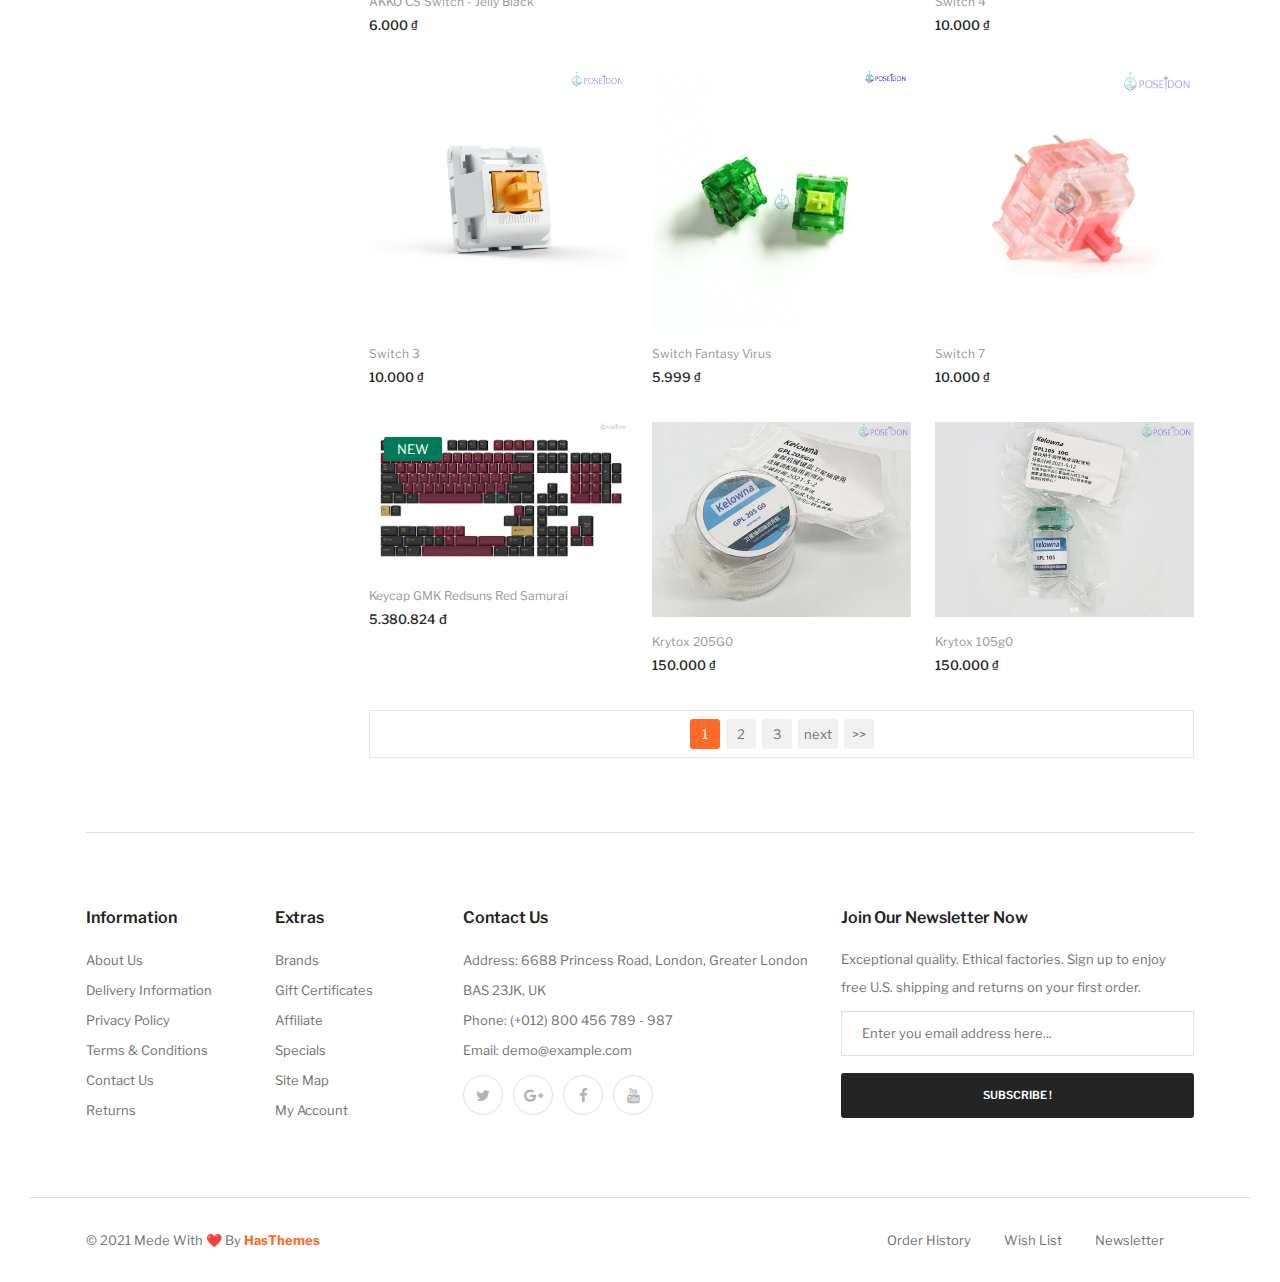
<file: shop_category.html>
<!doctype html>
<html class="no-js" lang="en">

<head>
    <meta charset="utf-8">
    <meta http-equiv="x-ua-compatible" content="ie=edge">
    <title>Shop category</title>
    <meta name="description" content="">
    <meta name="viewport" content="width=device-width, initial-scale=1">
    <!-- Favicon -->
    <link rel="shortcut icon" type="image/x-icon" href="/assets/img/logo/Logo1.png">


    <!-- CSS 
    ========================= -->


    <!-- Plugins CSS -->
    <link rel="stylesheet" href="assets/css/plugins.css">

    <!-- Main Style CSS -->
    <link rel="stylesheet" href="assets/css/style.css">

</head>

<body>

    <!-- Main Wrapper Start -->
    <!--Offcanvas menu area start-->
    <div class="off_canvars_overlay">

    </div>
    <div class="offcanvas_menu">
        <div class="container">
            <div class="row">
                <div class="col-12">
                    <div class="canvas_open">
                        <a href="javascript:void(0)"><i class="ion-navicon"></i></a>
                    </div>
                    <div class="offcanvas_menu_wrapper">
                        <div class="canvas_close">
                            <a href="javascript:void(0)"><i class="ion-android-close"></i></a>
                        </div>
                        <div class="welcome_text">
                            <ul>
                                <li><span>Free Delivery:</span> Take advantage of our time to save event</li>
                                <li><span>Free Returns *</span> Satisfaction guaranteed</li>
                            </ul>
                        </div>

                        <div class="top_right">
                            <ul>
                                <li class="top_links"><a href="#">My Account <i class="ion-chevron-down"></i></a>
                                    <ul class="dropdown_links">
                                        <li><a href="wishlist.html">My Wish List </a></li>
                                        <li><a href="my-account.html">My Account </a></li>
                                        <li><a href="#">Sign In</a></li>
                                        <li><a href="compare.html">Compare Products </a></li>
                                    </ul>
                                </li>
                                <li class="language"><a href="#"><img src="assets/img/logo/language.png" alt=""> English
                                        <i class="ion-chevron-down"></i></a>
                                    <ul class="dropdown_language">
                                        <li><a href="#"><img src="assets/img/logo/cigar.jpg" alt=""> French</a></li>
                                        <li><a href="#"><img src="assets/img/logo/language2.png" alt="">German</a></li>
                                    </ul>
                                </li>
                                <li class="currency"><a href="#">USD <i class="ion-chevron-down"></i></a>
                                    <ul class="dropdown_currency">
                                        <li><a href="#">EUR</a></li>
                                        <li><a href="#">BRL</a></li>
                                    </ul>
                                </li>
                            </ul>
                        </div>
                        <div class="search_bar">
                            <form action="#">
                                <select class="select_option" name="select" id="categori">
                                    <option selected value="1">All Categories</option>
                                    <option value="2">Accessories</option>
                                    <option value="3">Bridge</option>
                                    <option value="4">Hub</option>
                                    <option value="5">Repeater</option>
                                    <option value="6">Switch</option>
                                    <option value="7">Video Games</option>
                                    <option value="8">PlayStation 3</option>
                                    <option value="9">PlayStation 4</option>
                                    <option value="10">Xbox 360</option>
                                    <option value="11">Xbox One</option>
                                </select>
                                <input placeholder="Search entire store here..." type="text">
                                <button type="submit"><i class="ion-ios-search-strong"></i></button>
                            </form>
                        </div>
                        <div class="cart_area">
                            <div class="middel_links">
                                <ul>
                                    <li><a href="login.html">Login</a></li>
                                    <li>/</li>
                                    <li><a href="login.html">Register</a></li>
                                </ul>

                            </div>
                            <div class="cart_link">
                                <a href="#"><i class="fa fa-shopping-basket"></i>2 item(s)</a>
                                <!--mini cart-->
                                <div class="mini_cart">
                                    <div class="cart_item top">
                                        <div class="cart_img">
                                            <a href="#"><img src="assets/img/s-product/product.jpg" alt=""></a>
                                        </div>
                                        <div class="cart_info">
                                            <a href="#">Apple iPhone SE 16GB</a>
                                            <span>1x $60.00</span>

                                        </div>
                                        <div class="cart_remove">
                                            <a href="#"><i class="ion-android-close"></i></a>
                                        </div>
                                    </div>
                                    <div class="cart_item bottom">
                                        <div class="cart_img">
                                            <a href="#"><img src="assets/img/s-product/product2.jpg" alt=""></a>
                                        </div>
                                        <div class="cart_info">
                                            <a href="#">Marshall Portable Bluetooth</a>
                                            <span> 1x $160.00</span>
                                        </div>
                                        <div class="cart_remove">
                                            <a href="#"><i class="ion-android-close"></i></a>
                                        </div>
                                    </div>
                                    <div class="cart__table">
                                        <table>
                                            <tbody>
                                                <tr>
                                                    <td class="text-left">Sub-Total :</td>
                                                    <td class="text-right">$150.00</td>
                                                </tr>

                                                <tr>
                                                    <td class="text-left">Total :</td>
                                                    <td class="text-right">$184.00</td>
                                                </tr>
                                            </tbody>
                                        </table>
                                    </div>

                                    <div class="cart_button view_cart">
                                        <a href="cart.html">View Cart</a>
                                    </div>
                                    <div class="cart_button checkout">
                                        <a href="checkout.html">Checkout</a>
                                    </div>
                                </div>
                                <!--mini cart end-->
                            </div>
                        </div>
                        <div class="contact_phone">
                            <p>Call Free Support: <a href="tel:+(012)800456789">(+012) 800 456 789 </a></p>
                        </div>
                        <div id="menu" class="text-left ">
                            <ul class="offcanvas_main_menu">
                                <li class="menu-item-has-children active">
                                    <a href="#">Home</a>
                                    <ul class="sub-menu">
                                        <li><a href="index.html">Home 1</a></li>
                                        <li><a href="index-2.html">Home 2</a></li>
                                        <li><a href="index-3.html">Home 3</a></li>
                                        <li><a href="index-4.html">Home 4</a></li>
                                        <li><a href="index-5.html">Home 5</a></li>
                                        <li><a href="index-6.html">Home 6</a></li>
                                        <li><a href="index-7.html">Home 7</a></li>
                                        <li><a href="index-8.html">Home 8</a></li>
                                        <li><a href="index-9.html">Home 9</a></li>
                                    </ul>
                                </li>
                                <li class="menu-item-has-children">
                                    <a href="#">Shop</a>
                                    <ul class="sub-menu">
                                        <li class="menu-item-has-children">
                                            <a href="#">Shop Layouts</a>
                                            <ul class="sub-menu">
                                                <li><a href="shop.html">shop</a></li>
                                                <li><a href="shop-fullwidth.html">Full Width</a></li>
                                                <li><a href="shop-fullwidth-list.html">Full Width list</a></li>
                                                <li><a href="shop-right-sidebar.html">Right Sidebar </a></li>
                                                <li><a href="shop-right-sidebar-list.html"> Right Sidebar list</a></li>
                                                <li><a href="shop-list.html">List View</a></li>
                                            </ul>
                                        </li>
                                        <li class="menu-item-has-children">
                                            <a href="#">other Pages</a>
                                            <ul class="sub-menu">
                                                <li><a href="portfolio.html">portfolio</a></li>
                                                <li><a href="portfolio-details.html">portfolio details</a></li>
                                                <li><a href="cart.html">cart</a></li>
                                                <li><a href="checkout.html">Checkout</a></li>
                                                <li><a href="my-account.html">my account</a></li>
                                            </ul>
                                        </li>
                                        <li class="menu-item-has-children">
                                            <a href="#">Product Types</a>
                                            <ul class="sub-menu">
                                                <li><a href="product-details.html">product details</a></li>
                                                <li><a href="product-sidebar.html">product sidebar</a></li>
                                                <li><a href="product-grouped.html">product grouped</a></li>
                                                <li><a href="variable-product.html">product variable</a></li>
                                            </ul>
                                        </li>
                                    </ul>
                                </li>
                               
                                <li class="menu-item-has-children">
                                    <a href="#">pages </a>
                                    <ul class="sub-menu">
                                        <li><a href="about.html">About Us</a></li>
                                        <li><a href="services.html">services</a></li>
                                        <li><a href="faq.html">Frequently Questions</a></li>
                                        <li><a href="contact.html">contact</a></li>
                                        <li><a href="login.html">login</a></li>
                                        <li><a href="wishlist.html">Wishlist</a></li>
                                        <li><a href="404.html">Error 404</a></li>
                                        <li><a href="compare.html">compare</a></li>
                                        <li><a href="privacy-policy.html">privacy policy</a></li>
                                        <li><a href="coming-soon.html">coming soon</a></li>
                                    </ul>
                                </li>
                                <li class="menu-item-has-children">
                                    <a href="my-account.html">my account</a>
                                </li>
                                <li class="menu-item-has-children">
                                    <a href="about.html">About Us</a>
                                </li>
                                <li class="menu-item-has-children">
                                    <a href="contact.html"> Contact Us</a>
                                </li>
                            </ul>
                        </div>
                        <div class="offcanvas_footer">
                            <span><a href="#"><i class="fa fa-envelope-o"></i> info@yourdomain.com</a></span>
                            <ul>
                                <li class="facebook"><a href="#"><i class="fa fa-facebook"></i></a></li>
                                <li class="twitter"><a href="#"><i class="fa fa-twitter"></i></a></li>
                                <li class="pinterest"><a href="#"><i class="fa fa-pinterest-p"></i></a></li>
                                <li class="google-plus"><a href="#"><i class="fa fa-google-plus"></i></a></li>
                                <li class="linkedin"><a href="#"><i class="fa fa-linkedin"></i></a></li>
                            </ul>
                        </div>
                    </div>
                </div>
            </div>
        </div>
    </div>
    <!--Offcanvas menu area end-->

    <!--header area start-->
    <header class="header_area header_three">
        <!--header top start-->
        <div class="header_top">
            <div class="container-fluid">
                <div class="row align-items-center">
                    <div class="col-lg-7 col-md-12">
                        <div class="welcome_text">
                            <ul>
                                <li><span>Free Delivery:</span> Take advantage of our time to save event</li>
                                <li><span>Free Returns *</span> Satisfaction guaranteed</li>
                            </ul>
                        </div>
                    </div>
                    <div class="col-lg-5 col-md-12">
                        <div class="top_right text-right">
                            <ul>
                                <li class="top_links"><a href="#">My Account <i class="ion-chevron-down"></i></a>
                                    <ul class="dropdown_links">
                                        <li><a href="wishlist.html">My Wish List </a></li>
                                        <li><a href="my-account.html">My Account </a></li>
                                        <li><a href="#">Sign In</a></li>
                                        <li><a href="compare.html">Compare Products </a></li>
                                    </ul>
                                </li>
                            </ul>
                        </div>
                    </div>
                </div>
            </div>
        </div>
        <!--header top start-->

        <!--header middel start-->
        <div class="header_middel">
            <div class="container-fluid">
                <div class="middel_inner">
                    <div class="row align-items-center">
                        <div class="col-lg-4">
                            <div class="search_bar">
                                <form action="#">
                                    <input placeholder="Search entire store here..." type="text">
                                    <button type="submit"><i class="ion-ios-search-strong"></i></button>
                                </form>
                            </div>
                        </div>
                        <div class="col-lg-4">
                            <div class="logo">
                                <a href="index.html"><img src="assets/img/logo/logo.png" alt=""></a>
                            </div>
                        </div>
                        <div class="col-lg-4">
                            <div class="cart_area">
                                <div class="cart_link">
                                    <a href="#"><i class="fa fa-shopping-basket"></i>3 item(s)</a>
                                    <!--mini cart-->
                                    <div class="mini_cart">
                                        <div class="cart_item top">
                                            <div class="cart_img">
                                                <a href="#"><img src="assets/img/s-product/product.jpg" alt=""></a>
                                            </div>
                                            <div class="cart_info">
                                                <a href="#">Bàn phím AKKO ACR Pro Alice Plus</a>
                                                <span>1x 2.899.000 ₫</span>

                                            </div>
                                            <div class="cart_remove">
                                                <a href="#"><i class="ion-android-close"></i></a>
                                            </div>
                                        </div>
                                        <div class="cart_item bottom">
                                            <div class="cart_img">
                                                <a href="#"><img src="assets/img/s-product/product2.jpg" alt=""></a>
                                            </div>
                                            <div class="cart_info">
                                                <a href="#">Bàn phím Keydous NJ80 - AP VERSION</a>
                                                <span> 1x 3.007.000 ₫</span>
                                            </div>
                                            <div class="cart_remove">
                                                <a href="#"><i class="ion-android-close"></i></a>
                                            </div>
                                        </div>
                                        <div class="cart_item bottom">
                                            <div class="cart_img">
                                                <a href="#"><img src="assets/img/s-product/product3.jpg" alt=""></a>
                                            </div>
                                            <div class="cart_info">
                                                <a href="#">Kit Glorious GMMK PRO</a>
                                                <span> 1x 4.290.000 ₫</span>
                                            </div>
                                            <div class="cart_remove">
                                                <a href="#"><i class="ion-android-close"></i></a>
                                            </div>
                                        </div>
                                        <div class="cart__table">
                                            <table>
                                                <tbody>
                                                    <tr>
                                                        <td class="text-left">Sub-Total :</td>
                                                        <td class="text-right">10.196.000 ₫</td>
                                                    </tr>

                                                    <tr>
                                                        <td class="text-left">Total :</td>
                                                        <td class="text-right">10.200.000 ₫</td>
                                                    </tr>
                                                </tbody>
                                            </table>
                                        </div>

                                        <div class="cart_button view_cart">
                                            <a href="cart.html">View Cart</a>
                                        </div>
                                        <div class="cart_button checkout">
                                            <a href="checkout.html">Checkout</a>
                                        </div>
                                    </div>
                                    <!--mini cart end-->
                                </div>
                            </div>
                        </div>
                    </div>
                </div>
                <div class="horizontal_menu">
                    <div class="left_menu">
                        <div class="main_menu">
                            <nav>
                                <ul>
                                    <li class="active"><a href="index.html">Home <i class="fa fa-angle-down"></i></a>
                                        <ul class="sub_menu">
                                            <li><a href="index.html">Home 1</a></li>
                                            <li><a href="index-2.html">Home 2</a></li>
                                            <li><a href="index-3.html">Home 3</a></li>
                                            <li><a href="index-4.html">Home 4</a></li>
                                            <li><a href="index-5.html">Home 5</a></li>
                                            <li><a href="index-6.html">Home 6</a></li>
                                            <li><a href="index-7.html">Home 7</a></li>
                                            <li><a href="index-8.html">Home 8</a></li>
                                        </ul>
                                    </li>
                                    <li class="mega_items"><a href="shop.html">shop <i class="fa fa-angle-down"></i></a>
                                        <ul class="mega_menu">
                                            <li><a href="#">Shop Layouts</a>
                                                <ul>
                                                    <li><a href="shop-fullwidth.html">Full Width</a></li>
                                                    <li><a href="shop-fullwidth-list.html">Full Width list</a></li>
                                                    <li><a href="shop-right-sidebar.html">Right Sidebar </a></li>
                                                    <li><a href="shop-right-sidebar-list.html"> Right Sidebar list</a>
                                                    </li>
                                                    <li><a href="shop-list.html">List View</a></li>
                                                </ul>
                                            </li>
                                            <li><a href="#">other Pages</a>
                                                <ul>
                                                    <li><a href="portfolio.html">portfolio</a></li>
                                                    <li><a href="portfolio-details.html">portfolio details</a></li>
                                                    <li><a href="cart.html">cart</a></li>
                                                    <li><a href="checkout.html">Checkout</a></li>
                                                    <li><a href="my-account.html">my account</a></li>


                                                </ul>
                                            </li>
                                            <li><a href="#">Product Types</a>
                                                <ul>
                                                    <li><a href="product-details.html">product details</a></li>
                                                    <li><a href="product-sidebar.html">product sidebar</a></li>
                                                    <li><a href="product-gallery.html">product gallery</a></li>
                                                    <li><a href="product-grouped.html">product grouped</a></li>
                                                    <li><a href="variable-product.html">product variable</a></li>

                                                </ul>
                                            </li>
                                            <li><a href="#">collection</a>
                                                <ul>
                                                    <li><a href="shop.html">Handbag</a></li>
                                                    <li><a href="shop.html">Accessories</a></li>
                                                    <li><a href="shop.html">Clothing</a></li>
                                                    <li><a href="shop.html">Shoes</a></li>
                                                    <li><a href="shop.html">Check Trousers</a></li>

                                                </ul>
                                            </li>
                                            <li class="banner_menu"><a href="#"><img src="assets/img/bg/banner1.jpg"
                                                        alt=""></a></li>
                                        </ul>
                                    </li>
                                   
                                    <li><a href="#">pages <i class="fa fa-angle-down"></i></a>
                                        <ul class="sub_menu pages">
                                            <li><a href="about.html">About Us</a></li>
                                            <li><a href="services.html">services</a></li>
                                            <li><a href="faq.html">Frequently Questions</a></li>
                                            <li><a href="login.html">login</a></li>
                                            <li><a href="my-account.html">my account</a></li>
                                            <li><a href="wishlist.html">Wishlist</a></li>
                                            <li><a href="404.html">Error 404</a></li>
                                            <li><a href="compare.html">compare</a></li>
                                            <li><a href="privacy-policy.html">privacy policy</a></li>
                                            <li><a href="coming-soon.html">coming soon</a></li>
                                        </ul>
                                    </li>
                                </ul>
                            </nav>
                        </div>
                    </div>
                    <div class="logo_container">
                        <a href="index.html"><img src="assets/img/logo/logo.png" alt=""></a>
                    </div>
                    <div class="right_menu">
                        <div class="main_menu">
                            <nav>
                                <ul>
                                    <li><a href="#">Specials</a></li>
                                    <li><a href="#">Sneaker</a></li>
                                    <li><a href="about.html">About us</a></li>
                                    <li><a href="contact.html">Contact Us</a></li>
                                </ul>
                            </nav>
                        </div>
                    </div>
                </div>
            </div>
        </div>
        <!--header middel end-->

        <!--header bottom satrt-->
        <div class="header_bottom sticky-header">
            <div class="container">
                <div class="row align-items-center">
                    <div class="col-12">
                        <div class="main_menu_inner">
                            <div class="main_menu">
                                <nav>
                                    <ul>
                                        <li class="active"><a href="index.html">Home </a></li>
                                        <li><a href="shop_category.html">shop </a></li>
                                        <li><a href="about.html">About us</a></li>
                                        <li><a href="#">pages <i class="fa fa-angle-down"></i></a>
                                            <ul class="sub_menu pages">
                                                <li><a href="about.html">About Us</a></li>
                                                <li><a href="services.html">services</a></li>
                                                <li><a href="faq.html">Frequently Questions</a></li>
                                                <li><a href="login.html">login</a></li>
                                                <li><a href="my-account.html">my account</a></li>
                                                <li><a href="wishlist.html">Wishlist</a></li>
                                                <li><a href="404.html">Error 404</a></li>
                                                <li><a href="compare.html">compare</a></li>
                                                <li><a href="privacy-policy.html">privacy policy</a></li>
                                                <li><a href="coming-soon.html">coming soon</a></li>
                                            </ul>
                                        </li>
                                        

                                        <li><a href="contact.html">Contact Us</a></li>
                                    </ul>
                                </nav>
                            </div>
                        </div>
                    </div>
                </div>
            </div>
        </div>
        <!--header bottom end-->
    </header>
    <!--header area end-->

    <!--breadcrumbs area start-->
    <div class="breadcrumbs_area">
        <div class="container">
            <div class="row">
                <div class="col-12">
                    <div class="breadcrumb_content">
                        <ul>
                            <li><a href="index.html">home</a></li>
                            <li>/</li>
                            <li>shop</li>
                        </ul>
                    </div>
                </div>
            </div>
        </div>
    </div>
    <!--breadcrumbs area end-->

    <!--shop  area start-->
    <div class="shop_area shop_reverse">
        <div class="container">
            <div class="shop_inner_area">
                <div class="row">
                    <div class="col-lg-3 col-md-12">
                        <!--sidebar widget start-->
                        <div class="sidebar_widget">
                            <div class="widget_list widget_filter">
                                <h2>Filter by price</h2>
                                <form action="#">
                                    <div id="slider-range"></div>
                                    <button type="submit">Filter</button>
                                    <input type="text" name="text" id="amount" />

                                </form>
                            </div>
                            <div class="widget_list widget_categories">
                                <h2>Product categories</h2>
                                <ul>
                                    <li><a href="#">Bàn phím <span>10</span></a> </li>
                                    <li><a href="#">Switch <span>10</span></a> </li>
                                    <li><a href="#">Keycap <span>10</span></a> </li>
                                    <li><a href="#">Tool <span>10</span></a> </li>


                                </ul>
                            </div>

                            <div class="widget_list widget_categories">
                                <h2>Manufacturer</h2>
                                <ul>
                                    <li><a href="#">GLORIOUS <span>2</span></a> </li>
                                    <li><a href="#"> AKKO <span>3</span></a> </li>
                                    <li><a href="#">Keychron <span>1</span></a> </li>
                                    <li><a href="#"> Feker <span>4</span></a> </li>
                                    <li><a href="#">Keydous <span>1</span></a> </li>
                                    <li><a href="#">IQUNIX <span>2</span></a> </li>
                                    <li><a href="#">FL-Esports <span>2</span></a> </li>
                                    <li><a href="#">Kelowna <span>2</span></a> </li>

                                </ul>
                            </div>
                          
                            <div class="widget_list tag-cloud">
                                <h2>Popular Tags</h2>
                                <div class="tag_widget">
                                    <ul>
                                        <li><a href="#">Tactile</a></li>
                                        <li><a href="#">Linear</a></li>
                                        <li><a href="#">Clicky</a></li>
                                        <li><a href="#">Layout TKL</a></li>
                                        <li><a href="#">Layout 65%</a></li>
                                        <li><a href="#">Layout 75%</a></li>
                                        <li><a href="#">Lube Tool</a></li>
                                        <li><a href="#">Keycap Set</a></li>
                                        
                                    </ul>
                                </div>
                            </div>

                        </div>
                        <!--sidebar widget end-->
                    </div>
                    <div class="col-lg-9 col-md-12">
                        <!--shop wrapper start-->
                        <!--shop toolbar start-->
                        <div class="shop_title">
                            <h1>shop</h1>
                        </div>
                        <div class="shop_toolbar_wrapper">
                            <div class="shop_toolbar_btn">

                                <button data-role="grid_3" type="button" class="active btn-grid-3" data-toggle="tooltip"
                                    title="3"></button>

                                <button data-role="grid_4" type="button" class=" btn-grid-4" data-toggle="tooltip"
                                    title="4"></button>

                                <button data-role="grid_5" type="button" class="btn-grid-5" data-toggle="tooltip"
                                    title="5"></button>

                                <button data-role="grid_list" type="button" class="btn-list" data-toggle="tooltip"
                                    title="List"></button>
                            </div>
                            <div class=" niceselect_option">

                                <form class="select_option" action="#">
                                    <select name="orderby" id="short">

                                        <option selected value="1">Sort by average rating</option>
                                        <option value="2">Sort by popularity</option>
                                        <option value="3">Sort by newness</option>
                                        <option value="4">Sort by price: low to high</option>
                                        <option value="5">Sort by price: high to low</option>
                                        <option value="6">Product Name: Z</option>
                                    </select>
                                </form>


                            </div>
                            <div class="page_amount">
                                <p>Showing 1–9 of 21 results</p>
                            </div>
                        </div>
                        <!--shop toolbar end-->

                        <div class="row shop_wrapper">
                            <div class="col-lg-4 col-md-4 col-12 ">
                                <div class="single_product">
                                    <div class="product_thumb">
                                        <a class="primary_img" href="product-details.html"><img
                                                src="assets/img/product/product9.jpg" alt=""></a>
                                        <a class="secondary_img" href="product-details.html"><img
                                                src="assets/img/product/product10.jpg" alt=""></a>

                                        <div class="quick_button">
                                            <a href="product-details.html" title="quick_view">Xem sản phẩm</a>
                                        </div>


                                        <div class="label_product">
                                            <span>NEW</span>
                                        </div>

                                    </div>

                                    <div class="product_content grid_content">
                                        <h3><a href="product-details.html">KIT GLORIOUS GMMK PRO</a></h3>
                                        <span class="current_price">4.290.000 ₫</span>
                                    </div>


                                    <div class="product_content list_content">
                                        <h3><a href="product-details.html">Marshall Portable Bluetooth</a></h3>
                                        <div class="product_ratting">
                                            <ul>
                                                <li><a href="#"><i class="fa fa-star"></i></a></li>
                                                <li><a href="#"><i class="fa fa-star"></i></a></li>
                                                <li><a href="#"><i class="fa fa-star"></i></a></li>
                                                <li><a href="#"><i class="fa fa-star"></i></a></li>
                                                <li><a href="#"><i class="fa fa-star"></i></a></li>
                                            </ul>
                                        </div>
                                        <div class="product_price">
                                            <span class="current_price">£60.00</span>
                                            <span class="old_price">£86.00</span>
                                        </div>
                                        <div class="product_desc">
                                            <p>Lorem ipsum dolor sit amet, consectetur adipisicing elit. Nobis ad, iure
                                                incidunt. Ab consequatur temporibus non eveniet inventore doloremque
                                                necessitatibus sed, ducimus quisquam, ad asperiores eligendi quia fugiat
                                                minus doloribus distinctio assumenda pariatur, quidem laborum quae quasi
                                                suscipit. Cupiditate dolor blanditiis rerum aliquid temporibus, libero
                                                minus nihil, veniam suscipit? Autem repellendus illo, amet praesentium
                                                fugit, velit natus? Dolorum perferendis reiciendis in quam porro ratione
                                                eveniet, tempora saepe ducimus, alias?</p>
                                        </div>

                                    </div>

                                </div>
                            </div>
                            <div class="col-lg-4 col-md-4 col-12 ">
                                <div class="single_product">
                                    <div class="product_thumb">
                                        <a class="primary_img" href="product-details.html"><img
                                                src="assets/img/product/product1.jpg" alt=""></a>
                                        <a class="secondary_img" href="product-details.html"><img
                                                src="assets/img/product/product2.jpg" alt=""></a>

                                        <div class="quick_button">
                                            <a href="product-details.html" title="quick_view">Xem sản phẩm</a>
                                        </div>


                                        <div class="label_product"><span>NEW</span></div>
                                    </div>

                                    <div class="product_content grid_content">
                                        <h3><a href="product-details.html">Bàn phím AKKO ACR Pro Alice Plus</a></h3>
                                        <span class="current_price">2.899.000 ₫</span>
                                    </div>


                                    <div class="product_content list_content">
                                        <h3><a href="product-details.html">Koss KPH7 Portable</a></h3>
                                        <div class="product_ratting">
                                            <ul>
                                                <li><a href="#"><i class="fa fa-star"></i></a></li>
                                                <li><a href="#"><i class="fa fa-star"></i></a></li>
                                                <li><a href="#"><i class="fa fa-star"></i></a></li>
                                                <li><a href="#"><i class="fa fa-star"></i></a></li>
                                                <li><a href="#"><i class="fa fa-star"></i></a></li>
                                            </ul>
                                        </div>
                                        <div class="product_price">
                                            <span class="current_price">£60.00</span>
                                            <span class="old_price">£86.00</span>
                                        </div>
                                        <div class="product_desc">
                                            <p>Lorem ipsum dolor sit amet, consectetur adipisicing elit. Nobis ad, iure
                                                incidunt. Ab consequatur temporibus non eveniet inventore doloremque
                                                necessitatibus sed, ducimus quisquam, ad asperiores eligendi quia fugiat
                                                minus doloribus distinctio assumenda pariatur, quidem laborum quae quasi
                                                suscipit. Cupiditate dolor blanditiis rerum aliquid temporibus, libero
                                                minus nihil, veniam suscipit? Autem repellendus illo, amet praesentium
                                                fugit, velit natus? Dolorum perferendis reiciendis in quam porro ratione
                                                eveniet, tempora saepe ducimus, alias?</p>
                                        </div>

                                    </div>

                                </div>
                            </div>
                            <div class="col-lg-4 col-md-4 col-12 ">
                                <div class="single_product">
                                    <div class="product_thumb">
                                        <a class="primary_img" href="product-details.html"><img
                                                src="assets/img/product/product19.jpg" alt=""></a>
                                        <a class="secondary_img" href="product-details.html"><img
                                                src="assets/img/product/product20.jpg" alt=""></a>

                                        <div class="quick_button">
                                            <a href="product-details.html" title="quick_view">Xem sản phẩm</a>
                                        </div>


                                    </div>

                                    <div class="product_content grid_content">
                                        <h3><a href="product-details.html">Bàn phím IQUNIX L80</a></h3>
                                        <span class="current_price">4.050.000 ₫</span>
                                    </div>


                                    <div class="product_content list_content">
                                        <h3><a href="product-details.html">Beats Solo2 Solo 2</a></h3>
                                        <div class="product_ratting">
                                            <ul>
                                                <li><a href="#"><i class="fa fa-star"></i></a></li>
                                                <li><a href="#"><i class="fa fa-star"></i></a></li>
                                                <li><a href="#"><i class="fa fa-star"></i></a></li>
                                                <li><a href="#"><i class="fa fa-star"></i></a></li>
                                                <li><a href="#"><i class="fa fa-star"></i></a></li>
                                            </ul>
                                        </div>
                                        <div class="product_price">
                                            <span class="current_price">£60.00</span>
                                            <span class="old_price">£86.00</span>
                                        </div>
                                        <div class="product_desc">
                                            <p>Lorem ipsum dolor sit amet, consectetur adipisicing elit. Nobis ad, iure
                                                incidunt. Ab consequatur temporibus non eveniet inventore doloremque
                                                necessitatibus sed, ducimus quisquam, ad asperiores eligendi quia fugiat
                                                minus doloribus distinctio assumenda pariatur, quidem laborum quae quasi
                                                suscipit. Cupiditate dolor blanditiis rerum aliquid temporibus, libero
                                                minus nihil, veniam suscipit? Autem repellendus illo, amet praesentium
                                                fugit, velit natus? Dolorum perferendis reiciendis in quam porro ratione
                                                eveniet, tempora saepe ducimus, alias?</p>
                                        </div>

                                    </div>

                                </div>
                            </div>
                            <div class="col-lg-4 col-md-4 col-12 ">
                                <div class="single_product">
                                    <div class="product_thumb">
                                        <a class="primary_img" href="product-details.html"><img
                                                src="assets/img/product/product7.jpg" alt=""></a>
                                        <a class="secondary_img" href="product-details.html"><img
                                                src="assets/img/product/product8.jpg" alt=""></a>

                                        <div class="quick_button">
                                            <a href="product-details.html" title="quick_view">Xem sản phẩm</a>
                                        </div>

                                        <div class="product_sale">
                                            <span>-2%</span>
                                        </div>
                                    </div>

                                    <div class="product_content grid_content">
                                        <h3><a href="product-details.html">Kit FL-Esports MK870</a>
                                        </h3>
                                        <span class="current_price">929.000 ₫</span>
                                        <span class="old_price">949.000 ₫</span>
                                    </div>


                                    <div class="product_content list_content">
                                        <h3><a href="product-details.html">Beats EP Wired</a></h3>
                                        <div class="product_ratting">
                                            <ul>
                                                <li><a href="#"><i class="fa fa-star"></i></a></li>
                                                <li><a href="#"><i class="fa fa-star"></i></a></li>
                                                <li><a href="#"><i class="fa fa-star"></i></a></li>
                                                <li><a href="#"><i class="fa fa-star"></i></a></li>
                                                <li><a href="#"><i class="fa fa-star"></i></a></li>
                                            </ul>
                                        </div>
                                        <div class="product_price">
                                            <span class="current_price">£60.00</span>
                                        </div>
                                        <div class="product_desc">
                                            <p>Lorem ipsum dolor sit amet, consectetur adipisicing elit. Nobis ad, iure
                                                incidunt. Ab consequatur temporibus non eveniet inventore doloremque
                                                necessitatibus sed, ducimus quisquam, ad asperiores eligendi quia fugiat
                                                minus doloribus distinctio assumenda pariatur, quidem laborum quae quasi
                                                suscipit. Cupiditate dolor blanditiis rerum aliquid temporibus, libero
                                                minus nihil, veniam suscipit? Autem repellendus illo, amet praesentium
                                                fugit, velit natus? Dolorum perferendis reiciendis in quam porro ratione
                                                eveniet, tempora saepe ducimus, alias?</p>
                                        </div>

                                    </div>

                                </div>
                            </div>
                            <div class="col-lg-4 col-md-4 col-12 ">
                                <div class="single_product">
                                    <div class="product_thumb">
                                        <a class="primary_img" href="product-details.html"><img
                                                src="assets/img/product/product13.jpg" alt=""></a>
                                        <a class="secondary_img" href="product-details.html"><img
                                                src="assets/img/product/product14.jpg" alt=""></a>

                                        <div class="quick_button">
                                            <a href="product-details.html" title="quick_view">Xem sản phẩm</a>
                                        </div>

                                        <div class="product_sale">
                                            <span>-7%</span>
                                        </div>
                                    </div>

                                    <div class="product_content grid_content">
                                        <h3><a href="product-details.html">Bàn phím Keychron K8</a></h3>
                                        <span class="current_price">2.290.000 ₫</span>
                                    </div>


                                    <div class="product_content list_content">
                                        <h3><a href="product-details.html">Bose SoundLink Bluetooth</a></h3>
                                        <div class="product_ratting">
                                            <ul>
                                                <li><a href="#"><i class="fa fa-star"></i></a></li>
                                                <li><a href="#"><i class="fa fa-star"></i></a></li>
                                                <li><a href="#"><i class="fa fa-star"></i></a></li>
                                                <li><a href="#"><i class="fa fa-star"></i></a></li>
                                                <li><a href="#"><i class="fa fa-star"></i></a></li>
                                            </ul>
                                        </div>
                                        <div class="product_price">
                                            <span class="current_price">£60.00</span>
                                            <span class="old_price">£86.00</span>
                                        </div>
                                        <div class="product_desc">
                                            <p>Lorem ipsum dolor sit amet, consectetur adipisicing elit. Nobis ad, iure
                                                incidunt. Ab consequatur temporibus non eveniet inventore doloremque
                                                necessitatibus sed, ducimus quisquam, ad asperiores eligendi quia fugiat
                                                minus doloribus distinctio assumenda pariatur, quidem laborum quae quasi
                                                suscipit. Cupiditate dolor blanditiis rerum aliquid temporibus, libero
                                                minus nihil, veniam suscipit? Autem repellendus illo, amet praesentium
                                                fugit, velit natus? Dolorum perferendis reiciendis in quam porro ratione
                                                eveniet, tempora saepe ducimus, alias?</p>
                                        </div>

                                    </div>

                                </div>
                            </div>
                            <div class="col-lg-4 col-md-4 col-12 ">
                                <div class="single_product">
                                    <div class="product_thumb">
                                        <a class="primary_img" href="product-details.html"><img
                                                src="assets/img/product/product15.jpg" alt=""></a>
                                        <a class="secondary_img" href="product-details.html"><img
                                                src="assets/img/product/product16.jpg" alt=""></a>

                                        <div class="quick_button">
                                            <a href="product-details.html" title="quick_view">Xem sản phẩm</a>
                                        </div>

                                        <div class="product_sale">
                                            <span>-3%</span>
                                        </div>
                                    </div>

                                    <div class="product_content grid_content">
                                        <h3><a href="product-details.html">Kit CIY GAS67</a></h3>
                                        <span class="current_price">969.000 ₫</span>
                                        <span class="old_price">999.000 ₫</span>
                                    </div>


                                    <div class="product_content list_content">
                                        <h3><a href="product-details.html">Apple iPhone SE 16GB</a></h3>
                                        <div class="product_ratting">
                                            <ul>
                                                <li><a href="#"><i class="fa fa-star"></i></a></li>
                                                <li><a href="#"><i class="fa fa-star"></i></a></li>
                                                <li><a href="#"><i class="fa fa-star"></i></a></li>
                                                <li><a href="#"><i class="fa fa-star"></i></a></li>
                                                <li><a href="#"><i class="fa fa-star"></i></a></li>
                                            </ul>
                                        </div>
                                        <div class="product_price">
                                            <span class="current_price">£60.00</span>
                                        </div>
                                        <div class="product_desc">
                                            <p>Lorem ipsum dolor sit amet, consectetur adipisicing elit. Nobis ad, iure
                                                incidunt. Ab consequatur temporibus non eveniet inventore doloremque
                                                necessitatibus sed, ducimus quisquam, ad asperiores eligendi quia fugiat
                                                minus doloribus distinctio assumenda pariatur, quidem laborum quae quasi
                                                suscipit. Cupiditate dolor blanditiis rerum aliquid temporibus, libero
                                                minus nihil, veniam suscipit? Autem repellendus illo, amet praesentium
                                                fugit, velit natus? Dolorum perferendis reiciendis in quam porro ratione
                                                eveniet, tempora saepe ducimus, alias?</p>
                                        </div>

                                    </div>

                                </div>
                            </div>
                            <div class="col-lg-4 col-md-4 col-12 ">
                                <div class="single_product">
                                    <div class="product_thumb">
                                        <a class="primary_img" href="product-details.html"><img
                                                src="assets/img/product/product23.jpg" alt=""></a>
                                        <a class="secondary_img" href="product-details.html"><img
                                                src="assets/img/product/product24.jpg" alt=""></a>

                                        <div class="quick_button">
                                            <a href="product-details.html" title="quick_view">Xem sản phẩm</a>
                                        </div>


                                    </div>

                                    <div class="product_content grid_content">
                                        <h3><a href="product-details.html">AKKO CS Switch - Jelly Black</a></h3>
                                        <span class="current_price">6.000 ₫</span>
                                    </div>


                                    <div class="product_content list_content">
                                        <h3><a href="product-details.html">Beats Solo Wireless</a></h3>
                                        <div class="product_ratting">
                                            <ul>
                                                <li><a href="#"><i class="fa fa-star"></i></a></li>
                                                <li><a href="#"><i class="fa fa-star"></i></a></li>
                                                <li><a href="#"><i class="fa fa-star"></i></a></li>
                                                <li><a href="#"><i class="fa fa-star"></i></a></li>
                                                <li><a href="#"><i class="fa fa-star"></i></a></li>
                                            </ul>
                                        </div>
                                        <div class="product_price">
                                            <span class="current_price">£60.00</span>
                                            <span class="old_price">£86.00</span>
                                        </div>
                                        <div class="product_desc">
                                            <p>Lorem ipsum dolor sit amet, consectetur adipisicing elit. Nobis ad, iure
                                                incidunt. Ab consequatur temporibus non eveniet inventore doloremque
                                                necessitatibus sed, ducimus quisquam, ad asperiores eligendi quia fugiat
                                                minus doloribus distinctio assumenda pariatur, quidem laborum quae quasi
                                                suscipit. Cupiditate dolor blanditiis rerum aliquid temporibus, libero
                                                minus nihil, veniam suscipit? Autem repellendus illo, amet praesentium
                                                fugit, velit natus? Dolorum perferendis reiciendis in quam porro ratione
                                                eveniet, tempora saepe ducimus, alias?</p>
                                        </div>

                                    </div>

                                </div>
                            </div>
                            <div class="col-lg-4 col-md-4 col-12 ">
                                <div class="single_product">
                                    <div class="product_thumb">
                                        <a class="primary_img" href="product-details.html"><img
                                                src="assets/img/product/product25.jpg" alt=""></a>
                                        <a class="secondary_img" href="product-details.html"><img
                                                src="assets/img/product/product26.jpg" alt=""></a>

                                        <div class="quick_button">
                                            <a href="product-details.html" title="quick_view">Xem sản phẩm</a>
                                        </div>


                                    </div>

                                    <div class="product_content grid_content">
                                        <h3><a href="product-details.html">Switch 5</a></h3>
                                        <span class="current_price">10.000 ₫</span>
                                    </div>


                                    <div class="product_content list_content">
                                        <h3><a href="product-details.html">Apple iPad with Retina</a></h3>
                                        <div class="product_ratting">
                                            <ul>
                                                <li><a href="#"><i class="fa fa-star"></i></a></li>
                                                <li><a href="#"><i class="fa fa-star"></i></a></li>
                                                <li><a href="#"><i class="fa fa-star"></i></a></li>
                                                <li><a href="#"><i class="fa fa-star"></i></a></li>
                                                <li><a href="#"><i class="fa fa-star"></i></a></li>
                                            </ul>
                                        </div>
                                        <div class="product_price">
                                            <span class="current_price">£60.00</span>
                                            <span class="old_price">£86.00</span>
                                        </div>
                                        <div class="product_desc">
                                            <p>Lorem ipsum dolor sit amet, consectetur adipisicing elit. Nobis ad, iure
                                                incidunt. Ab consequatur temporibus non eveniet inventore doloremque
                                                necessitatibus sed, ducimus quisquam, ad asperiores eligendi quia fugiat
                                                minus doloribus distinctio assumenda pariatur, quidem laborum quae quasi
                                                suscipit. Cupiditate dolor blanditiis rerum aliquid temporibus, libero
                                                minus nihil, veniam suscipit? Autem repellendus illo, amet praesentium
                                                fugit, velit natus? Dolorum perferendis reiciendis in quam porro ratione
                                                eveniet, tempora saepe ducimus, alias?</p>
                                        </div>

                                    </div>

                                </div>
                            </div>
                            <div class="col-lg-4 col-md-4 col-12 ">
                                <div class="single_product">
                                    <div class="product_thumb">
                                        <a class="primary_img" href="product-details.html"><img
                                                src="assets/img/product/product59.jpg" alt=""></a>
                                        <a class="secondary_img" href="product-details.html"><img
                                                src="assets/img/product/product60.jpg" alt=""></a>

                                        <div class="quick_button">
                                            <a href="product-details.html" title="quick_view">Xem sản phẩm</a>
                                        </div>


                                    </div>

                                    <div class="product_content grid_content">
                                        <h3><a href="product-details.html">Switch 4</a></h3>
                                        <span class="current_price">10.000 ₫</span>
                                    </div>


                                    <div class="product_content list_content">
                                        <h3><a href="product-details.html">Marshall Portable Bluetooth</a></h3>
                                        <div class="product_ratting">
                                            <ul>
                                                <li><a href="#"><i class="fa fa-star"></i></a></li>
                                                <li><a href="#"><i class="fa fa-star"></i></a></li>
                                                <li><a href="#"><i class="fa fa-star"></i></a></li>
                                                <li><a href="#"><i class="fa fa-star"></i></a></li>
                                                <li><a href="#"><i class="fa fa-star"></i></a></li>
                                            </ul>
                                        </div>
                                        <div class="product_price">
                                            <span class="current_price">£60.00</span>
                                            <span class="old_price">£86.00</span>
                                        </div>
                                        <div class="product_desc">
                                            <p>Lorem ipsum dolor sit amet, consectetur adipisicing elit. Nobis ad, iure
                                                incidunt. Ab consequatur temporibus non eveniet inventore doloremque
                                                necessitatibus sed, ducimus quisquam, ad asperiores eligendi quia fugiat
                                                minus doloribus distinctio assumenda pariatur, quidem laborum quae quasi
                                                suscipit. Cupiditate dolor blanditiis rerum aliquid temporibus, libero
                                                minus nihil, veniam suscipit? Autem repellendus illo, amet praesentium
                                                fugit, velit natus? Dolorum perferendis reiciendis in quam porro ratione
                                                eveniet, tempora saepe ducimus, alias?</p>
                                        </div>

                                    </div>

                                </div>
                            </div>
                            <div class="col-lg-4 col-md-4 col-12 ">
                                <div class="single_product">
                                    <div class="product_thumb">
                                        <a class="primary_img" href="product-details.html"><img
                                                src="assets/img/product/product57.jpg" alt=""></a>
                                        <a class="secondary_img" href="product-details.html"><img
                                                src="assets/img/product/product58.jpg" alt=""></a>

                                        <div class="quick_button">
                                            <a href="product-details.html" title="quick_view">Xem sản phẩm</a>
                                        </div>

                                    </div>

                                    <div class="product_content grid_content">
                                        <h3><a href="product-details.html">Switch 3</a></h3>
                                        <span class="current_price">10.000 ₫</span>
                                    </div>


                                    <div class="product_content list_content">
                                        <h3><a href="product-details.html">JBL Flip 3 Portable</a></h3>
                                        <div class="product_ratting">
                                            <ul>
                                                <li><a href="#"><i class="fa fa-star"></i></a></li>
                                                <li><a href="#"><i class="fa fa-star"></i></a></li>
                                                <li><a href="#"><i class="fa fa-star"></i></a></li>
                                                <li><a href="#"><i class="fa fa-star"></i></a></li>
                                                <li><a href="#"><i class="fa fa-star"></i></a></li>
                                            </ul>
                                        </div>
                                        <div class="product_price">
                                            <span class="current_price">£60.00</span>
                                            <span class="old_price">£86.00</span>
                                        </div>
                                        <div class="product_desc">
                                            <p>Lorem ipsum dolor sit amet, consectetur adipisicing elit. Nobis ad, iure
                                                incidunt. Ab consequatur temporibus non eveniet inventore doloremque
                                                necessitatibus sed, ducimus quisquam, ad asperiores eligendi quia fugiat
                                                minus doloribus distinctio assumenda pariatur, quidem laborum quae quasi
                                                suscipit. Cupiditate dolor blanditiis rerum aliquid temporibus, libero
                                                minus nihil, veniam suscipit? Autem repellendus illo, amet praesentium
                                                fugit, velit natus? Dolorum perferendis reiciendis in quam porro ratione
                                                eveniet, tempora saepe ducimus, alias?</p>
                                        </div>

                                    </div>

                                </div>
                            </div>
                            <div class="col-lg-4 col-md-4 col-12 ">
                                <div class="single_product">
                                    <div class="product_thumb">
                                        <a class="primary_img" href="product-details.html"><img
                                                src="assets/img/product/product21.jpg" alt=""></a>
                                        <a class="secondary_img" href="product-details.html"><img
                                                src="assets/img/product/product22.jpg" alt=""></a>

                                        <div class="quick_button">
                                            <a href="product-details.html" title="quick_view">Xem sản phẩm</a>
                                        </div>
                                    </div>

                                    <div class="product_content grid_content">
                                        <h3><a href="product-details.html">Switch Fantasy Virus</a></h3>
                                        <span class="current_price">5.999 ₫</span>
                                    </div>


                                    <div class="product_content list_content">
                                        <h3><a href="product-details.html">Marshall Portable Bluetooth</a></h3>
                                        <div class="product_ratting">
                                            <ul>
                                                <li><a href="#"><i class="fa fa-star"></i></a></li>
                                                <li><a href="#"><i class="fa fa-star"></i></a></li>
                                                <li><a href="#"><i class="fa fa-star"></i></a></li>
                                                <li><a href="#"><i class="fa fa-star"></i></a></li>
                                                <li><a href="#"><i class="fa fa-star"></i></a></li>
                                            </ul>
                                        </div>
                                        <div class="product_price">
                                            <span class="current_price">£60.00</span>
                                            <span class="old_price">£86.00</span>
                                        </div>
                                        <div class="product_desc">
                                            <p>Lorem ipsum dolor sit amet, consectetur adipisicing elit. Nobis ad, iure
                                                incidunt. Ab consequatur temporibus non eveniet inventore doloremque
                                                necessitatibus sed, ducimus quisquam, ad asperiores eligendi quia fugiat
                                                minus doloribus distinctio assumenda pariatur, quidem laborum quae quasi
                                                suscipit. Cupiditate dolor blanditiis rerum aliquid temporibus, libero
                                                minus nihil, veniam suscipit? Autem repellendus illo, amet praesentium
                                                fugit, velit natus? Dolorum perferendis reiciendis in quam porro ratione
                                                eveniet, tempora saepe ducimus, alias?</p>
                                        </div>

                                    </div>

                                </div>
                            </div>
                            <div class="col-lg-4 col-md-4 col-12 ">
                                <div class="single_product">
                                    <div class="product_thumb">
                                        <a class="primary_img" href="product-details.html"><img
                                                src="assets/img/product/product29.jpg" alt=""></a>
                                        <a class="secondary_img" href="product-details.html"><img
                                                src="assets/img/product/product30.jpg" alt=""></a>

                                        <div class="quick_button">
                                            <a href="product-details.html" title="quick_view">Xem sản phẩm</a>
                                        </div>


                                    </div>

                                    <div class="product_content grid_content">
                                        <h3><a href="product-details.html">Switch 7</a></h3>
                                        <span class="current_price">10.000 ₫</span>
                                    </div>


                                    <div class="product_content list_content">
                                        <h3><a href="product-details.html">Marshall Portable Bluetooth</a></h3>
                                        <div class="product_ratting">
                                            <ul>
                                                <li><a href="#"><i class="fa fa-star"></i></a></li>
                                                <li><a href="#"><i class="fa fa-star"></i></a></li>
                                                <li><a href="#"><i class="fa fa-star"></i></a></li>
                                                <li><a href="#"><i class="fa fa-star"></i></a></li>
                                                <li><a href="#"><i class="fa fa-star"></i></a></li>
                                            </ul>
                                        </div>
                                        <div class="product_price">
                                            <span class="current_price">£60.00</span>
                                            <span class="old_price">£86.00</span>
                                        </div>
                                        <div class="product_desc">
                                            <p>Lorem ipsum dolor sit amet, consectetur adipisicing elit. Nobis ad, iure
                                                incidunt. Ab consequatur temporibus non eveniet inventore doloremque
                                                necessitatibus sed, ducimus quisquam, ad asperiores eligendi quia fugiat
                                                minus doloribus distinctio assumenda pariatur, quidem laborum quae quasi
                                                suscipit. Cupiditate dolor blanditiis rerum aliquid temporibus, libero
                                                minus nihil, veniam suscipit? Autem repellendus illo, amet praesentium
                                                fugit, velit natus? Dolorum perferendis reiciendis in quam porro ratione
                                                eveniet, tempora saepe ducimus, alias?</p>
                                        </div>

                                    </div>

                                </div>
                            </div>
                            <div class="col-lg-4 col-md-4 col-12 ">
                                <div class="single_product">
                                    <div class="product_thumb">
                                        <a class="primary_img" href="product-details.html"><img
                                                src="assets/img/product/product40.jpg" alt=""></a>
                                        <a class="secondary_img" href="product-details.html"><img
                                                src="assets/img/product/product39.jpg" alt=""></a>

                                        <div class="quick_button">
                                            <a href="product-details.html" title="quick_view">Xem sản phẩm</a>
                                        </div>

                                        <div class="label_product">
                                            <span>NEW</span>
                                        </div>
                                    </div>

                                    <div class="product_content grid_content">
                                        <h3><a href="product-details.html">Keycap GMK Redsuns Red Samurai</a></h3>
                                        <span class="current_price">5.380.824 đ</span>
                                    </div>


                                    <div class="product_content list_content">
                                        <h3><a href="product-details.html">Marshall Portable Bluetooth</a></h3>
                                        <div class="product_ratting">
                                            <ul>
                                                <li><a href="#"><i class="fa fa-star"></i></a></li>
                                                <li><a href="#"><i class="fa fa-star"></i></a></li>
                                                <li><a href="#"><i class="fa fa-star"></i></a></li>
                                                <li><a href="#"><i class="fa fa-star"></i></a></li>
                                                <li><a href="#"><i class="fa fa-star"></i></a></li>
                                            </ul>
                                        </div>
                                        <div class="product_price">
                                            <span class="current_price">£60.00</span>
                                            <span class="old_price">£86.00</span>
                                        </div>
                                        <div class="product_desc">
                                            <p>Lorem ipsum dolor sit amet, consectetur adipisicing elit. Nobis ad, iure
                                                incidunt. Ab consequatur temporibus non eveniet inventore doloremque
                                                necessitatibus sed, ducimus quisquam, ad asperiores eligendi quia fugiat
                                                minus doloribus distinctio assumenda pariatur, quidem laborum quae quasi
                                                suscipit. Cupiditate dolor blanditiis rerum aliquid temporibus, libero
                                                minus nihil, veniam suscipit? Autem repellendus illo, amet praesentium
                                                fugit, velit natus? Dolorum perferendis reiciendis in quam porro ratione
                                                eveniet, tempora saepe ducimus, alias?</p>
                                        </div>

                                    </div>

                                </div>
                            </div>
                            <div class="col-lg-4 col-md-4 col-12 ">
                                <div class="single_product">
                                    <div class="product_thumb">
                                        <a class="primary_img" href="product-details.html"><img
                                                src="assets/img/product/product73.jpg" alt=""></a>
                                        <a class="secondary_img" href="product-details.html"><img
                                                src="assets/img/product/product74.jpg" alt=""></a>

                                        <div class="quick_button">
                                            <a href="product-details.html" title="quick_view">Xem sản phẩm</a>
                                        </div>


                                    </div>

                                    <div class="product_content grid_content">
                                        <h3><a href="product-details.html">Krytox 205G0</a></h3>
                                        <span class="current_price">150.000 ₫</span>
                                    </div>


                                    <div class="product_content list_content">
                                        <h3><a href="product-details.html">Marshall Portable Bluetooth</a></h3>
                                        <div class="product_ratting">
                                            <ul>
                                                <li><a href="#"><i class="fa fa-star"></i></a></li>
                                                <li><a href="#"><i class="fa fa-star"></i></a></li>
                                                <li><a href="#"><i class="fa fa-star"></i></a></li>
                                                <li><a href="#"><i class="fa fa-star"></i></a></li>
                                                <li><a href="#"><i class="fa fa-star"></i></a></li>
                                            </ul>
                                        </div>
                                        <div class="product_price">
                                            <span class="current_price">£60.00</span>
                                            <span class="old_price">£86.00</span>
                                        </div>
                                        <div class="product_desc">
                                            <p>Lorem ipsum dolor sit amet, consectetur adipisicing elit. Nobis ad, iure
                                                incidunt. Ab consequatur temporibus non eveniet inventore doloremque
                                                necessitatibus sed, ducimus quisquam, ad asperiores eligendi quia fugiat
                                                minus doloribus distinctio assumenda pariatur, quidem laborum quae quasi
                                                suscipit. Cupiditate dolor blanditiis rerum aliquid temporibus, libero
                                                minus nihil, veniam suscipit? Autem repellendus illo, amet praesentium
                                                fugit, velit natus? Dolorum perferendis reiciendis in quam porro ratione
                                                eveniet, tempora saepe ducimus, alias?</p>
                                        </div>

                                    </div>

                                </div>
                            </div>
                            <div class="col-lg-4 col-md-4 col-12 ">
                                <div class="single_product">
                                    <div class="product_thumb">
                                        <a class="primary_img" href="product-details.html"><img
                                                src="assets/img/product/product76.jpg" alt=""></a>
                                        <a class="secondary_img" href="product-details.html"><img
                                                src="assets/img/product/product75.jpg" alt=""></a>

                                        <div class="quick_button">
                                            <a href="product-details.html" title="quick_view">Xem sản phẩm</a>
                                        </div>


                                    </div>

                                    <div class="product_content grid_content">
                                        <h3><a href="product-details.html">Krytox 105g0</a></h3>
                                        <span class="current_price">150.000 ₫</span>
                                    </div>


                                    <div class="product_content list_content">
                                        <h3><a href="product-details.html">Marshall Portable Bluetooth</a></h3>
                                        <div class="product_ratting">
                                            <ul>
                                                <li><a href="#"><i class="fa fa-star"></i></a></li>
                                                <li><a href="#"><i class="fa fa-star"></i></a></li>
                                                <li><a href="#"><i class="fa fa-star"></i></a></li>
                                                <li><a href="#"><i class="fa fa-star"></i></a></li>
                                                <li><a href="#"><i class="fa fa-star"></i></a></li>
                                            </ul>
                                        </div>
                                        <div class="product_price">
                                            <span class="current_price">£60.00</span>
                                            <span class="old_price">£86.00</span>
                                        </div>
                                        <div class="product_desc">
                                            <p>Lorem ipsum dolor sit amet, consectetur adipisicing elit. Nobis ad, iure
                                                incidunt. Ab consequatur temporibus non eveniet inventore doloremque
                                                necessitatibus sed, ducimus quisquam, ad asperiores eligendi quia fugiat
                                                minus doloribus distinctio assumenda pariatur, quidem laborum quae quasi
                                                suscipit. Cupiditate dolor blanditiis rerum aliquid temporibus, libero
                                                minus nihil, veniam suscipit? Autem repellendus illo, amet praesentium
                                                fugit, velit natus? Dolorum perferendis reiciendis in quam porro ratione
                                                eveniet, tempora saepe ducimus, alias?</p>
                                        </div>

                                    </div>

                                </div>
                            </div>
                        </div>

                        <div class="shop_toolbar t_bottom">
                            <div class="pagination">
                                <ul>
                                    <li class="current">1</li>
                                    <li><a href="#">2</a></li>
                                    <li><a href="#">3</a></li>
                                    <li class="next"><a href="#">next</a></li>
                                    <li><a href="#">>></a></li>
                                </ul>
                            </div>
                        </div>
                        <!--shop toolbar end-->
                        <!--shop wrapper end-->
                    </div>
                </div>
            </div>

        </div>
    </div>
    <!--shop  area end-->

    <!--footer area start-->
    <footer class="footer_widgets">
        <div class="footer_top">
            <div class="container">
                <div class="row">
                    <div class="col-lg-2 col-md-6 col-sm-6 col-6">
                        <div class="widgets_container">
                            <h3>Information</h3>
                            <div class="footer_menu">
                                <ul>
                                    <li><a href="about.html">About Us</a></li>
                                    <li><a href="#">Delivery Information</a></li>
                                    <li><a href="privacy-policy.html">Privacy Policy</a></li>
                                    <li><a href="#">Terms & Conditions</a></li>
                                    <li><a href="contact.html">Contact Us</a></li>
                                    <li><a href="#">Returns</a></li>
                                </ul>
                            </div>
                        </div>
                    </div>
                    <div class="col-lg-2 col-md-6 col-sm-6 col-6">
                        <div class="widgets_container">
                            <h3>Extras</h3>
                            <div class="footer_menu">
                                <ul>
                                    <li><a href="#">Brands</a></li>
                                    <li><a href="#">Gift Certificates</a></li>
                                    <li><a href="#">Affiliate</a></li>
                                    <li><a href="#">Specials</a></li>
                                    <li><a href="contact.html">Site Map</a></li>
                                    <li><a href="my-account.html">My Account</a></li>
                                </ul>
                            </div>
                        </div>
                    </div>
                    <div class="col-lg-4 col-md-6">
                        <div class="widgets_container contact_us">
                            <h3>Contact Us</h3>
                            <div class="footer_contact">
                                <p>Address: 6688 Princess Road, London, Greater London BAS 23JK, UK</p>
                                <p>Phone: <a href="tel:+(+012)800456789-987">(+012) 800 456 789 - 987</a> </p>
                                <p>Email: demo@example.com</p>
                                <ul>
                                    <li><a href="#" title="Twitter"><i class="fa fa-twitter"></i></a></li>
                                    <li><a href="#" title="google-plus"><i class="fa fa-google-plus"></i></a></li>
                                    <li><a href="#" title="facebook"><i class="fa fa-facebook"></i></a></li>
                                    <li><a href="#" title="youtube"><i class="fa fa-youtube"></i></a></li>
                                </ul>
                            </div>
                        </div>
                    </div>
                    <div class="col-lg-4 col-md-6">
                        <div class="widgets_container newsletter">
                            <h3>Join Our Newsletter Now</h3>
                            <div class="newleter-content">
                                <p>Exceptional quality. Ethical factories. Sign up to enjoy free U.S. shipping and
                                    returns on your first order.</p>
                                <div class="subscribe_form">
                                    <form id="mc-form" class="mc-form footer-newsletter">
                                        <input id="mc-email" type="email" autocomplete="off"
                                            placeholder="Enter you email address here..." />
                                        <button id="mc-submit">Subscribe !</button>
                                    </form>
                                    <!-- mailchimp-alerts Start -->
                                    <div class="mailchimp-alerts text-centre">
                                        <div class="mailchimp-submitting"></div><!-- mailchimp-submitting end -->
                                        <div class="mailchimp-success"></div><!-- mailchimp-success end -->
                                        <div class="mailchimp-error"></div><!-- mailchimp-error end -->
                                    </div><!-- mailchimp-alerts end -->
                                </div>
                            </div>
                        </div>
                    </div>
                </div>
            </div>
        </div>
        <div class="footer_bottom">
            <div class="container">
                <div class="row">
                    <div class="col-lg-6 col-md-6">
                        <div class="copyright_area">
                            <p> &copy; 2021 <strong> </strong> Mede with ❤️ by <a href="https://hasthemes.com/"
                                    target="_blank"><strong>HasThemes</strong></a></p>
                        </div>
                    </div>
                    <div class="col-lg-6 col-md-6">
                        <div class="footer_custom_links">
                            <ul>
                                <li><a href="#">Order History</a></li>
                                <li><a href="wishlist.html">Wish List</a></li>
                                <li><a href="#">Newsletter</a></li>
                            </ul>
                        </div>
                    </div>
                </div>
            </div>
        </div>
    </footer>
    <!--footer area end-->

    <!-- modal area start-->
    <div class="modal fade" id="modal_box" tabindex="-1" role="dialog" aria-hidden="true">
        <div class="modal-dialog modal-dialog-centered" role="document">
            <div class="modal-content">
                <button type="button" class="close" data-dismiss="modal" aria-label="Close">
                    <span aria-hidden="true">&times;</span>
                </button>
                <div class="modal_body">
                    <div class="container">
                        <div class="row">
                            <div class="col-lg-5 col-md-5 col-sm-12">
                                <div class="modal_tab">
                                    <div class="tab-content product-details-large">
                                        <div class="tab-pane fade show active" id="tab1" role="tabpanel">
                                            <div class="modal_tab_img">
                                                <a href="#"><img src="assets/img/product/product4.jpg" alt=""></a>
                                            </div>
                                        </div>
                                        <div class="tab-pane fade" id="tab2" role="tabpanel">
                                            <div class="modal_tab_img">
                                                <a href="#"><img src="assets/img/product/product6.jpg" alt=""></a>
                                            </div>
                                        </div>
                                        <div class="tab-pane fade" id="tab3" role="tabpanel">
                                            <div class="modal_tab_img">
                                                <a href="#"><img src="assets/img/product/product8.jpg" alt=""></a>
                                            </div>
                                        </div>
                                        <div class="tab-pane fade" id="tab4" role="tabpanel">
                                            <div class="modal_tab_img">
                                                <a href="#"><img src="assets/img/product/product2.jpg" alt=""></a>
                                            </div>
                                        </div>
                                        <div class="tab-pane fade" id="tab5" role="tabpanel">
                                            <div class="modal_tab_img">
                                                <a href="#"><img src="assets/img/product/product12.jpg" alt=""></a>
                                            </div>
                                        </div>
                                    </div>
                                    <div class="modal_tab_button">
                                        <ul class="nav product_navactive owl-carousel" role="tablist">
                                            <li>
                                                <a class="nav-link active" data-toggle="tab" href="#tab1" role="tab"
                                                    aria-controls="tab1" aria-selected="false"><img
                                                        src="assets/img/s-product/product3.jpg" alt=""></a>
                                            </li>
                                            <li>
                                                <a class="nav-link" data-toggle="tab" href="#tab2" role="tab"
                                                    aria-controls="tab2" aria-selected="false"><img
                                                        src="assets/img/s-product/product.jpg" alt=""></a>
                                            </li>
                                            <li>
                                                <a class="nav-link button_three" data-toggle="tab" href="#tab3"
                                                    role="tab" aria-controls="tab3" aria-selected="false"><img
                                                        src="assets/img/s-product/product2.jpg" alt=""></a>
                                            </li>
                                            <li>
                                                <a class="nav-link" data-toggle="tab" href="#tab4" role="tab"
                                                    aria-controls="tab4" aria-selected="false"><img
                                                        src="assets/img/s-product/product4.jpg" alt=""></a>
                                            </li>
                                            <li>
                                                <a class="nav-link" data-toggle="tab" href="#tab5" role="tab"
                                                    aria-controls="tab5" aria-selected="false"><img
                                                        src="assets/img/s-product/product5.jpg" alt=""></a>
                                            </li>

                                        </ul>
                                    </div>
                                </div>
                            </div>
                            <div class="col-lg-7 col-md-7 col-sm-12">
                                <div class="modal_right">
                                    <div class="modal_title mb-10">
                                        <h2>Handbag feugiat</h2>
                                    </div>
                                    <div class="modal_price mb-10">
                                        <span class="new_price">$64.99</span>
                                        <span class="old_price">$78.99</span>
                                    </div>
                                    <div class="modal_description mb-15">
                                        <p>Lorem ipsum dolor sit amet, consectetur adipisicing elit. Mollitia iste
                                            laborum ad impedit pariatur esse optio tempora sint ullam autem deleniti nam
                                            in quos qui nemo ipsum numquam, reiciendis maiores quidem aperiam, rerum vel
                                            recusandae </p>
                                    </div>
                                    <div class="variants_selects">
                                        <div class="variants_size">
                                            <h2>size</h2>
                                            <select class="select_option">
                                                <option selected value="1">s</option>
                                                <option value="1">m</option>
                                                <option value="1">l</option>
                                                <option value="1">xl</option>
                                                <option value="1">xxl</option>
                                            </select>
                                        </div>
                                        <div class="variants_color">
                                            <h2>color</h2>
                                            <select class="select_option">
                                                <option selected value="1">purple</option>
                                                <option value="1">violet</option>
                                                <option value="1">black</option>
                                                <option value="1">pink</option>
                                                <option value="1">orange</option>
                                            </select>
                                        </div>
                                        <div class="modal_add_to_cart">
                                            <form action="#">
                                                <input min="0" max="100" step="2" value="1" type="number">
                                                <button type="submit">add to cart</button>
                                            </form>
                                        </div>
                                    </div>
                                    <div class="modal_social">
                                        <h2>Share this product</h2>
                                        <ul>
                                            <li class="facebook"><a href="#"><i class="fa fa-facebook"></i></a></li>
                                            <li class="twitter"><a href="#"><i class="fa fa-twitter"></i></a></li>
                                            <li class="pinterest"><a href="#"><i class="fa fa-pinterest"></i></a></li>
                                            <li class="google-plus"><a href="#"><i class="fa fa-google-plus"></i></a>
                                            </li>
                                            <li class="linkedin"><a href="#"><i class="fa fa-linkedin"></i></a></li>
                                        </ul>
                                    </div>
                                </div>
                            </div>
                        </div>
                    </div>
                </div>
            </div>
        </div>
    </div>
    <!-- modal area start-->


    <!-- JS
============================================ -->

    <!-- Plugins JS -->
    <script src="assets/js/plugins.js"></script>

    <!-- Main JS -->
    <script src="assets/js/main.js"></script>



</body>

</html>
</file>
<file: assets/css/style.css>
/*-----------------------------------------------------------------------------------

    
    CSS INDEX
    =========================================
	
    01. Theme default CSS
        - Common Classes
        - Section Padding
    02. Element
        - Button Style 
        - Section Title Css
        - Breadcrumb Style
        - Paginatoin Css
    03. header css here
    04. slider area css here
    05. product section css here
    06. banner section css here 
    07. blog area css here
    08. instagram area css here
    09. footer area css here
    10. shop page css here
    11. error page css heer 
    12. about page css here
    13. blog page css here 
    14. blog details css here
    15. cart page css here
    16. checkout page css here
    17. contact page css here
    18. faq page css here
    19. login page css here
    20. my account css here
    21. portfolio page css here
    22. services page css here
    23. shipping css here
    24. wishlist css here
    25. newsletter popup css here
    26. modal css here
    27. compare css here
    28. privacy policy css here
    29. coming soon css here
    
    

-----------------------------------------------------------------------------------*/
@import url("https://fonts.googleapis.com/css?family=Libre+Franklin:100,100i,200,200i,300,300i,400,500,500i,600,600i,700,700i,800,800i,900,900i|Playfair+Display:400,400i,700,700i,900,900i|Abril+Fatface&subset=latin-ext");
* {
  box-sizing: border-box;
}

/* transition */
/* flex */
/* transform */
/* opacity */
/*----------------------------------------*/
/*  01. Theme default CSS
/*----------------------------------------*/
/*-- Google Font --*/
/*-- Common Style --*/
*, *::after, *::before {
  box-sizing: border-box;
}

html, body {
  height: 100%;
}

body {
  line-height: 24px;
  font-size: 13px;
  font-style: normal;
  font-weight: 400;
  visibility: visible;
  font-family: "Libre Franklin", sans-serif;
  color: #747474;
}

h1, h2, h3, h4, h5, h6 {
  font-weight: 400;
  margin-top: 0;
}

h1 {
  font-size: 48px;
  line-height: 1;
  font-weight: 700;
}

h2 {
  font-size: 36px;
  line-height: 36px;
}

h3 {
  font-size: 30px;
  line-height: 30px;
}

h4 {
  font-size: 16px;
  line-height: 19px;
  font-weight: 700;
}

h5 {
  font-size: 14px;
  line-height: 18px;
}

h6 {
  font-size: 12px;
  line-height: 14px;
}

p:last-child {
  margin-bottom: 0;
}

a, button {
  color: inherit;
  line-height: inherit;
  text-decoration: none;
  cursor: pointer;
}

a, button, img, input, span {
  transition: all 0.3s ease 0s;
}

.btn:focus {
  box-shadow: none;
}

*:focus {
  outline: none !important;
}

a:focus {
  color: inherit;
  outline: none;
  text-decoration: none;
}

a:hover {
  text-decoration: none;
}

button, input[type="submit"] {
  cursor: pointer;
}

img {
  max-width: 100%;
  height: auto;
}

ul {
  list-style: outside none none;
  margin: 0;
  padding: 0;
}

/*-- 
    - Common Classes
-----------------------------------------*/
.container {
  max-width: 1140px;
}

.fix {
  overflow: hidden;
}

.hidden {
  display: none;
}

.clear {
  clear: both;
}

@media only screen and (max-width: 767px) {
  .container {
    width: 450px;
  }
}
@media only screen and (max-width: 479px) {
  .container {
    width: 100%;
  }
}
.capitalize {
  text-transform: capitalize;
}

.uppercase {
  text-transform: uppercase;
}

.no-gutters > .col, .no-gutters > [class*="col-"] {
  padding-right: 0;
  padding-left: 0;
  margin: 0;
}

/*-- 
    - Background color
-----------------------------------------*/
.bg-white {
  background-color: #ffffff;
}

.bg-light-grey {
  background-color: #f6fafb;
}

.bg-grey {
  background-color: #f8f8f8;
}

.bluewood-bg {
  background: #354b65;
}

/*- Overlay Color BG -*/
.bluewood-bg-overlay {
  position: relative;
}
.bluewood-bg-overlay::before {
  background: rgba(70, 90, 112, 0.9);
  content: "";
  position: absolute;
  left: 0;
  top: 0;
  width: 100%;
  height: 100%;
}

.overly-bg-black {
  position: relative;
}
.overly-bg-black::after {
  background: rgba(0, 0, 0, 0.3);
  content: "";
  position: absolute;
  left: 0;
  top: 0;
  width: 100%;
  height: 100%;
}

/*-- 
    - color
-----------------------------------------*/
/*-- 
    - Input Placeholder
-----------------------------------------*/
input:-moz-placeholder, textarea:-moz-placeholder {
  opacity: 1;
  -ms-filter: "progid:DXImageTransform.Microsoft.Alpha(Opacity=100)";
}

input::-webkit-input-placeholder, textarea::-webkit-input-placeholder {
  opacity: 1;
  -ms-filter: "progid:DXImageTransform.Microsoft.Alpha(Opacity=100)";
}

input::-moz-placeholder, textarea::-moz-placeholder {
  opacity: 1;
  -ms-filter: "progid:DXImageTransform.Microsoft.Alpha(Opacity=100)";
}

input:-ms-input-placeholder, textarea:-ms-input-placeholder {
  opacity: 1;
  -ms-filter: "progid:DXImageTransform.Microsoft.Alpha(Opacity=100)";
}

/*-- 
    Scroll Up 
-----------------------------------------*/
#scrollUp {
  background: #242424 none repeat scroll 0 0;
  bottom: 85px;
  color: #ffffff;
  cursor: pointer;
  display: none;
  font-size: 20px;
  height: 45px;
  line-height: 39px;
  position: fixed;
  right: 12px;
  text-align: center;
  width: 45px;
  z-index: 9999;
  border-radius: 50%;
  border: 2px solid #fff;
  -webkit-transition: .3s;
  transition: .3s;
}
#scrollUp:hover i {
  animation-name: fadeInUp;
  animation-duration: 1s;
  animation-fill-mode: both;
  animation-iteration-count: infinite;
}

/*-- 
    - Main Wrapper
-----------------------------------------*/
.main-wrapper.header-transparent {
  padding: 0 !important;
  margin: 0 !important;
}

/*-- 
    - Section Padding
-------------------------------------*/
.section-ptb {
  padding: 100px 0;
}
@media only screen and (min-width: 992px) and (max-width: 1199px) {
  .section-ptb {
    padding: 90px 0;
  }
}
@media only screen and (min-width: 768px) and (max-width: 991px) {
  .section-ptb {
    padding: 80px 0;
  }
}
@media only screen and (max-width: 767px) {
  .section-ptb {
    padding: 70px 0;
  }
}
@media only screen and (max-width: 479px) {
  .section-ptb {
    padding: 60px 0;
  }
}

.section-pt {
  padding-top: 100px;
}
@media only screen and (min-width: 992px) and (max-width: 1199px) {
  .section-pt {
    padding-top: 90px;
  }
}
@media only screen and (min-width: 768px) and (max-width: 991px) {
  .section-pt {
    padding-top: 80px;
  }
}
@media only screen and (max-width: 767px) {
  .section-pt {
    padding-top: 70px;
  }
}
@media only screen and (max-width: 479px) {
  .section-pt {
    padding-top: 60px;
  }
}

.section-pt-70 {
  padding-top: 70px;
}
@media only screen and (min-width: 992px) and (max-width: 1199px) {
  .section-pt-70 {
    padding-top: 60px;
  }
}
@media only screen and (min-width: 768px) and (max-width: 991px) {
  .section-pt-70 {
    padding-top: 50px;
  }
}
@media only screen and (max-width: 767px) {
  .section-pt-70 {
    padding-top: 40px;
  }
}
@media only screen and (max-width: 479px) {
  .section-pt-70 {
    padding-top: 30px;
  }
}

.section-pb-70 {
  padding-bottom: 80px;
}
@media only screen and (min-width: 992px) and (max-width: 1199px) {
  .section-pb-70 {
    padding-bottom: 60px;
  }
}
@media only screen and (min-width: 768px) and (max-width: 991px) {
  .section-pb-70 {
    padding-bottom: 50px;
  }
}
@media only screen and (max-width: 767px) {
  .section-pb-70 {
    padding-bottom: 40px;
  }
}
@media only screen and (max-width: 479px) {
  .section-pb-70 {
    padding-bottom: 30px;
  }
}

.section-pb {
  padding-bottom: 100px;
}
@media only screen and (min-width: 992px) and (max-width: 1199px) {
  .section-pb {
    padding-bottom: 90px;
  }
}
@media only screen and (min-width: 768px) and (max-width: 991px) {
  .section-pb {
    padding-bottom: 80px;
  }
}
@media only screen and (max-width: 767px) {
  .section-pb {
    padding-bottom: 70px;
  }
}
@media only screen and (max-width: 479px) {
  .section-pb {
    padding-bottom: 60px;
  }
}

/* 02. Element */
.button {
  background: #ff6a28;
  border-radius: 16px;
  box-shadow: none;
  color: #ffffff;
  display: inline-block;
  height: 33px;
  line-height: 33px;
  padding: 0 16px;
  text-transform: uppercase;
  font-size: 12px;
}

/* 2. Home 1 Header css here */
/* 03. header css here */
@media only screen and (min-width: 768px) and (max-width: 991px) {
  .header_area {
    padding: 30px 0;
  }
}
@media only screen and (max-width: 767px) {
  .header_area {
    padding: 20px 0;
  }
}

.sticky-header.sticky {
  position: fixed;
  z-index: 9;
  width: 100%;
  top: 0;
  background: rgba(255, 255, 255, 0.9);
  -webkit-box-shadow: 0 1px 3px rgba(0, 0, 0, 0.11);
  box-shadow: 0 1px 3px rgba(0, 0, 0, 0.11);
  -webkit-animation-name: fadeInDown;
  animation-name: fadeInDown;
  -webkit-animation-duration: 900ms;
  animation-duration: 900ms;
  -webkit-animation-timing-function: cubic-bezier(0.2, 1, 0.22, 1);
  animation-timing-function: cubic-bezier(0.2, 1, 0.22, 1);
  -webkit-animation-delay: 0s;
  animation-delay: 0s;
  -webkit-animation-iteration-count: 1;
  animation-iteration-count: 1;
  -webkit-animation-direction: normal;
  animation-direction: normal;
  -webkit-animation-fill-mode: none;
  animation-fill-mode: none;
  -webkit-animation-play-state: running;
  animation-play-state: running;
}
@media only screen and (min-width: 768px) and (max-width: 991px) {
  .sticky-header.sticky {
    position: inherit;
    -webkit-box-shadow: inherit;
    box-shadow: inherit;
    -webkit-animation-name: inherit;
    animation-name: inherit;
    padding: 0;
  }
}
@media only screen and (max-width: 767px) {
  .sticky-header.sticky {
    position: inherit;
    -webkit-box-shadow: inherit;
    box-shadow: inherit;
    -webkit-animation-name: inherit;
    animation-name: inherit;
    padding: 0;
  }
}

.off_canvars_overlay {
  width: 100%;
  height: 100%;
  position: fixed;
  z-index: 99;
  opacity: 0;
  visibility: hidden;
  cursor: crosshair;
  background: #747474;
  top: 0;
}
.off_canvars_overlay.active {
  opacity: 0.5;
  visibility: visible;
}

.offcanvas_menu {
  display: none;
}
@media only screen and (min-width: 768px) and (max-width: 991px) {
  .offcanvas_menu {
    display: block;
  }
}
@media only screen and (max-width: 767px) {
  .offcanvas_menu {
    display: block;
  }
}
.offcanvas_menu .container {
  position: relative;
}

.offcanvas_menu_wrapper {
  width: 290px;
  position: fixed;
  background: #fff;
  z-index: 99;
  top: 0;
  height: 100vh;
  transition: .5s;
  left: 0;
  margin-left: -300px;
  padding: 50px 20px 30px;
  overflow-y: auto;
}
.offcanvas_menu_wrapper.active {
  margin-left: 0;
}
.offcanvas_menu_wrapper .slinky-theme-default {
  background: inherit;
  min-height: 300px;
  overflow-y: auto;
}
.offcanvas_menu_wrapper .welcome_text {
  display: block;
}
.offcanvas_menu_wrapper .welcome_text ul li {
  color: #242424;
  line-height: 20px;
}
.offcanvas_menu_wrapper .welcome_text ul li span {
  color: #242424;
}
.offcanvas_menu_wrapper .top_right {
  display: block;
}
.offcanvas_menu_wrapper .top_right > ul > li {
  padding-left: 10px;
  margin-left: 10px;
}
.offcanvas_menu_wrapper .top_right > ul > li > a {
  color: #242424;
  font-size: 11px;
}
.offcanvas_menu_wrapper .search_bar {
  display: block;
}
.offcanvas_menu_wrapper .cart_area {
  display: flex;
}
.offcanvas_menu_wrapper .contact_phone {
  display: block;
  margin-top: 0;
  margin-bottom: 28px;
}
.offcanvas_menu_wrapper .contact_phone p {
  line-height: 17px;
}

.offcanvas_main_menu > li.menu-item-has-children.menu-open > span.menu-expand {
  transform: rotate(180deg);
}
.offcanvas_main_menu > li ul li.menu-item-has-children.menu-open span.menu-expand {
  transform: rotate(180deg);
}

.offcanvas_main_menu li {
  position: relative;
}
.offcanvas_main_menu li:last-child {
  margin: 0;
}
.offcanvas_main_menu li span.menu-expand {
  position: absolute;
  right: 0;
}
.offcanvas_main_menu li a {
  font-size: 14px;
  font-weight: 400;
  text-transform: capitalize;
  display: block;
  padding-bottom: 10px;
  margin-bottom: 10px;
  border-bottom: 1px solid #ddd;
}
.offcanvas_main_menu li a:hover {
  color: #ff6a28;
}
.offcanvas_main_menu li ul.sub-menu {
  padding-left: 20px;
}

.offcanvas_footer {
  margin-top: 30px;
  padding-bottom: 50px;
  text-align: center;
}
.offcanvas_footer span a {
  font-size: 14px;
}
.offcanvas_footer span a:hover {
  color: #ff6a28;
}
.offcanvas_footer ul {
  margin-top: 20px;
}
.offcanvas_footer ul li {
  display: inline-block;
  margin-right: 4px;
}
.offcanvas_footer ul li:last-child {
  margin-right: 0;
}
.offcanvas_footer ul li a {
  display: inline-block;
  width: 30px;
  height: 30px;
  text-align: center;
  line-height: 30px;
  border-radius: 50%;
  font-size: 13px;
  color: #ffffff;
}
.offcanvas_footer ul li.facebook a {
  background: #3c5b9b;
}
.offcanvas_footer ul li.facebook a:hover {
  background: #ff6a28;
}
.offcanvas_footer ul li.twitter a {
  background: #1DA1F2;
}
.offcanvas_footer ul li.twitter a:hover {
  background: #ff6a28;
}
.offcanvas_footer ul li.pinterest a {
  background: #BD081B;
}
.offcanvas_footer ul li.pinterest a:hover {
  background: #ff6a28;
}
.offcanvas_footer ul li.google-plus a {
  background: #DD4D42;
}
.offcanvas_footer ul li.google-plus a:hover {
  background: #ff6a28;
}
.offcanvas_footer ul li.linkedin a {
  background: #010103;
}
.offcanvas_footer ul li.linkedin a:hover {
  background: #ff6a28;
}

.slinky-theme-default a:not(.back) {
  padding: 10px 0;
  text-transform: capitalize;
  font-size: 16px;
  font-weight: 400;
}
.slinky-theme-default a:not(.back):hover {
  background: inherit;
  color: #ff6a28;
}

.canvas_close {
  position: absolute;
  top: 10px;
  right: 13px;
}
.canvas_close a {
  font-size: 18px;
  text-transform: uppercase;
  font-weight: 500;
  width: 32px;
  height: 32px;
  display: block;
  text-align: center;
  line-height: 31px;
  border: 1px solid #ddd;
  border-radius: 50%;
}
.canvas_close a:hover {
  background: #ff6a28;
  border-color: #ff6a28;
  color: #fff;
}

.canvas_open {
  position: absolute;
  right: 20px;
  top: 30px;
  z-index: 9;
}
@media only screen and (max-width: 767px) {
  .canvas_open {
    right: 20px;
    top: 24px;
  }
}
.canvas_open a {
  font-size: 30px;
  color: #747474;
  width: 43px;
  height: 41px;
  display: block;
  line-height: 40px;
  text-align: center;
  border: 1px solid #747474;
  border-radius: 3px;
}
@media only screen and (max-width: 767px) {
  .canvas_open a {
    width: 35px;
    height: 34px;
    line-height: 34px;
    font-size: 24px;
  }
}
.canvas_open a:hover {
  color: #ff6a28;
  border-color: #ff6a28;
}

@media only screen and (min-width: 768px) and (max-width: 991px) {
  .offcanvas_two .canvas_open {
    right: 33px;
  }
}

.offcanvas_four .canvas_open a {
  color: #fff;
  border: 1px solid #fff;
}
.offcanvas_four .canvas_open a:hover {
  color: #ff6a28;
  border-color: #ff6a28;
}

.header_top {
  background: #242424;
  padding: 7px 0;
}
@media only screen and (min-width: 1200px) and (max-width: 1600px) {
  .header_top {
    padding: 7px 30px;
  }
}
@media only screen and (min-width: 768px) and (max-width: 991px) {
  .header_top {
    padding: 12px 0;
    display: none;
  }
}
@media only screen and (max-width: 767px) {
  .header_top {
    display: none;
  }
}

@media only screen and (min-width: 768px) and (max-width: 991px) {
  .welcome_text {
    display: none;
    text-align: center;
    margin-bottom: 13px;
  }
}
@media only screen and (max-width: 767px) {
  .welcome_text {
    display: none;
    margin-bottom: 13px;
  }
}
.welcome_text ul li {
  display: inline-block;
  font-size: 12px;
  color: #a9a9a9;
  line-height: 26px;
  position: relative;
  padding-right: 15px;
  margin-right: 15px;
}
@media only screen and (min-width: 992px) and (max-width: 1199px) {
  .welcome_text ul li {
    font-size: 11px;
    padding-right: 12px;
    margin-right: 12px;
  }
}
@media only screen and (min-width: 768px) and (max-width: 991px) {
  .welcome_text ul li {
    font-size: 11px;
    padding-right: 0;
    margin-right: 0;
    display: block;
    text-align: center;
  }
}
@media only screen and (max-width: 767px) {
  .welcome_text ul li {
    font-size: 11px;
    padding-right: 0;
    margin-right: 0;
    display: block;
    text-align: center;
  }
}
.welcome_text ul li::before {
  content: "";
  height: 16px;
  width: 1px;
  background: #a9a9a9;
  position: absolute;
  top: 7px;
  right: 0;
}
@media only screen and (min-width: 768px) and (max-width: 991px) {
  .welcome_text ul li::before {
    display: none;
  }
}
@media only screen and (max-width: 767px) {
  .welcome_text ul li::before {
    display: none;
  }
}
.welcome_text ul li:last-child {
  padding-right: 0;
  margin-right: 0;
}
.welcome_text ul li:last-child::before {
  display: none;
}
.welcome_text ul li span {
  color: #fff;
}

@media only screen and (min-width: 768px) and (max-width: 991px) {
  .top_right {
    text-align: center !important;
    display: none;
    margin-bottom: 18px;
  }
}
@media only screen and (max-width: 767px) {
  .top_right {
    text-align: center !important;
    display: none;
    margin-bottom: 18px;
  }
}
.top_right > ul > li {
  display: inline-block;
  position: relative;
  padding-left: 20px;
  margin-left: 20px;
}
@media only screen and (max-width: 767px) {
  .top_right > ul > li {
    padding-left: 14px;
    margin-left: 14px;
  }
}
.top_right > ul > li:first-child {
  padding-left: 0;
  margin-left: 0;
}
.top_right > ul > li::before {
  position: absolute;
  content: "";
  width: 1px;
  height: 15px;
  background: #999;
  top: 6px;
  left: 0px;
}
.top_right > ul > li:first-child::before {
  display: none;
}
.top_right > ul > li > a {
  color: #fff;
  text-transform: capitalize;
  line-height: 26px;
  font-size: 12px;
  cursor: pointer;
  display: block;
  font-weight: 400;
}
.top_right > ul > li > a i {
  margin-left: 5px;
  font-size: 10px;
  color: #6c6c6c;
  pointer-events: none;
}
.top_right > ul > li > a:hover {
  color: #ff6a28;
}
.top_right > ul > li > a:not([href]):not([tabindex]) {
  color: #fff;
}
@media only screen and (min-width: 768px) and (max-width: 991px) {
  .top_right > ul > li > a:not([href]):not([tabindex]) {
    color: #242424;
  }
}
@media only screen and (max-width: 767px) {
  .top_right > ul > li > a:not([href]):not([tabindex]) {
    color: #242424;
  }
}

.top_right > ul > li:hover a:not([href]):not([tabindex]) {
  color: #ff6a28;
}

.dropdown_currency, .dropdown_language, .dropdown_links {
  position: absolute;
  background: #fff;
  -webkit-box-shadow: 0 0 5px rgba(0, 0, 0, 0.2);
  box-shadow: 0 0 5px rgba(0, 0, 0, 0.2);
  min-width: 140px;
  text-align: center;
  top: 127%;
  max-height: 0;
  -webkit-transition: all .3s ease-out;
  transition: all .3s ease-out;
  overflow: hidden;
  right: 0;
  z-index: 9999;
  padding: 0 15px;
}
@media only screen and (min-width: 768px) and (max-width: 991px) {
  .dropdown_currency, .dropdown_language, .dropdown_links {
    right: inherit;
    min-width: 90px;
    padding: 0 6px;
    right: 0;
    left: auto;
  }
}
@media only screen and (max-width: 767px) {
  .dropdown_currency, .dropdown_language, .dropdown_links {
    right: inherit;
    min-width: 90px;
    padding: 0 6px;
    right: 0;
    left: auto;
  }
}

.dropdown_currency li {
  border-bottom: 1px solid #ddd;
  line-height: 36px;
}
.dropdown_currency li:last-child {
  border-bottom: 0;
}
.dropdown_currency li a {
  text-transform: capitalize;
  display: block;
  font-size: 12px;
  color: #747474;
  text-align: left;
}
.dropdown_currency li a:hover {
  color: #ff6a28;
}

.dropdown_language li {
  border-bottom: 1px solid #ddd;
  line-height: 36px;
}
.dropdown_language li:last-child {
  border-bottom: 0;
}
.dropdown_language li a {
  text-transform: capitalize;
  display: block;
  font-size: 12px;
  color: #747474;
  text-align: left;
}
.dropdown_language li a:hover {
  color: #ff6a28;
}

.dropdown_links li {
  border-bottom: 1px solid #ddd;
  line-height: 36px;
}
.dropdown_links li:last-child {
  border-bottom: 0;
}
.dropdown_links li a {
  text-transform: capitalize;
  display: block;
  font-size: 12px;
  color: #747474;
  text-align: left;
}
.dropdown_links li a:hover {
  color: #ff6a28;
}

.dropdown_currency.open, .dropdown_language.open, .dropdown_links.open {
  max-height: 150px;
}

.top_right ul li a img {
  margin-right: 5px;
}

/*header top css end*/
/* 2.2 header middel css here */
.header_middel {
  padding: 40px 0 18px;
}
@media only screen and (min-width: 1200px) and (max-width: 1600px) {
  .header_middel {
    padding: 40px 30px 18px;
  }
}
@media only screen and (min-width: 768px) and (max-width: 991px) {
  .header_middel {
    padding: 0;
  }
}
@media only screen and (max-width: 767px) {
  .header_middel {
    padding: 0;
  }
}

@media only screen and (min-width: 768px) and (max-width: 991px) {
  .search_bar {
    margin-bottom: 24px;
    display: none;
  }
}
@media only screen and (max-width: 767px) {
  .search_bar {
    margin-bottom: 24px;
    display: none;
  }
}
.search_bar form {
  width: 540px;
  position: relative;
  display: -webkit-box;
  display: -ms-flexbox;
  display: flex;
  -webkit-box-align: center;
  -ms-flex-align: center;
  align-items: center;
  border: 1px solid #ddd;
  border-radius: 50px;
}
@media only screen and (min-width: 992px) and (max-width: 1199px) {
  .search_bar form {
    width: 435px;
  }
}
@media only screen and (min-width: 768px) and (max-width: 991px) {
  .search_bar form {
    width: 100%;
    flex-direction: column;
    border: 0;
    border-radius: 0;
  }
}
@media only screen and (max-width: 767px) {
  .search_bar form {
    width: 100%;
    flex-direction: column;
    border: 0;
    border-radius: 0;
  }
}
.search_bar form .select_option {
  border: 0;
  background: #f6f6f6;
  border-right: 1px solid #ddd;
  height: 48px;
  border-radius: 0;
  line-height: 48px;
  border-top-left-radius: 25px;
  border-bottom-left-radius: 25px;
}
@media only screen and (min-width: 768px) and (max-width: 991px) {
  .search_bar form .select_option {
    height: 39px;
    line-height: 39px;
    width: 100%;
    border: 1px solid #ddd;
    border-radius: 0;
    margin-bottom: 25px;
  }
}
@media only screen and (max-width: 767px) {
  .search_bar form .select_option {
    height: 39px;
    line-height: 39px;
    width: 100%;
    border: 1px solid #ddd;
    border-radius: 0;
    margin-bottom: 25px;
  }
}
.search_bar form .select_option span {
  text-transform: capitalize;
  font-size: 12px;
  font-weight: 500;
  color: #555;
}
.search_bar form .select_option ul.list {
  max-height: 200px;
  overflow: auto;
  z-index: 99;
}
@media only screen and (min-width: 768px) and (max-width: 991px) {
  .search_bar form .select_option ul.list {
    width: 100%;
  }
}
@media only screen and (max-width: 767px) {
  .search_bar form .select_option ul.list {
    width: 100%;
  }
}
.search_bar form input {
  height: 48px;
  line-height: 50px;
  padding: 0px 70px 0 20px !important;
  width: 100%;
  border: 0;
  background: transparent;
  color: #a4a4a4;
}
@media only screen and (min-width: 768px) and (max-width: 991px) {
  .search_bar form input {
    height: 40px;
    line-height: 40px;
    padding: 0px 40px 0 15px !important;
    width: 100%;
    border: 1px solid #ddd;
  }
}
@media only screen and (max-width: 767px) {
  .search_bar form input {
    height: 40px;
    line-height: 40px;
    padding: 0px 40px 0 15px !important;
    width: 100%;
    border: 1px solid #ddd;
  }
}
.search_bar form button {
  background: inherit;
  position: absolute;
  right: 0;
  height: 100%;
  top: 0;
  border: 0;
  font-size: 22px;
  width: 50px;
  cursor: pointer;
  -webkit-transition: 0.3s;
  transition: 0.3s;
  line-height: 52px;
  color: #747474;
}
.search_bar form button:hover {
  color: #ff6a28;
}
@media only screen and (min-width: 768px) and (max-width: 991px) {
  .search_bar form button {
    line-height: 44px;
    width: 41px;
    font-size: 20px;
    bottom: 2px;
    top: auto;
    height: 40px;
  }
}
@media only screen and (max-width: 767px) {
  .search_bar form button {
    line-height: 44px;
    width: 41px;
    font-size: 20px;
    bottom: 2px;
    top: auto;
    height: 40px;
  }
}

.cart_area {
  display: flex;
  -webkit-box-pack: end;
  -ms-flex-pack: end;
  justify-content: flex-end;
  align-items: center;
}
@media only screen and (min-width: 768px) and (max-width: 991px) {
  .cart_area {
    justify-content: center;
    display: none;
    margin-bottom: 18px;
  }
}
@media only screen and (max-width: 767px) {
  .cart_area {
    justify-content: center;
    display: none;
    margin-bottom: 18px;
  }
}

.middel_links ul li {
  display: inline-block;
  padding-right: 8px;
}
.middel_links ul li:last-child {
  padding-right: 0;
}
.middel_links ul li a {
  color: #242424;
  font-size: 12px;
  line-height: 28px;
}
.middel_links ul li a:hover {
  color: #ff6a28;
}

.cart_link > a:hover {
  color: #ff6a28;
}

.cart_link {
  margin-left: 25px;
  position: relative;
}
@media only screen and (min-width: 992px) and (max-width: 1199px) {
  .cart_link {
    margin-left: 15px;
  }
}
.cart_link:hover .mini_cart {
  opacity: 1;
  visibility: visible;
  top: 100%;
}
.cart_link > a {
  font-size: 12px;
  font-weight: 300;
  text-transform: capitalize;
  color: #747474;
  border: 1px solid #ddd;
  padding: 10px 17px 8px;
  border-radius: 30px;
  display: block;
}
@media only screen and (min-width: 992px) and (max-width: 1199px) {
  .cart_link > a {
    padding: 6px 8px;
  }
}
@media only screen and (max-width: 767px) {
  .cart_link > a {
    padding: 6px 13px;
  }
}
.cart_link > a i {
  font-size: 17px;
  margin-right: 8px;
}
@media only screen and (min-width: 992px) and (max-width: 1199px) {
  .cart_link > a i {
    font-size: 14px;
    margin-right: 4px;
  }
}

.mini_cart {
  position: absolute;
  width: 345px;
  background: #fff;
  -webkit-box-shadow: 0 0 20px 5px rgba(0, 0, 0, 0.1);
  box-shadow: 0 0 20px 5px rgba(0, 0, 0, 0.1);
  z-index: 999;
  right: 0;
  padding: 30px 20px 30px;
  top: 120%;
  opacity: 0;
  visibility: hidden;
  transition: .3s;
}
@media only screen and (min-width: 768px) and (max-width: 991px) {
  .mini_cart {
    display: none;
    top: 100%;
    opacity: inherit;
    visibility: inherit;
    transition: unset;
    width: 260px;
    right: -11px;
  }
}
@media only screen and (max-width: 767px) {
  .mini_cart {
    top: 100%;
    display: none;
    width: 260px;
    right: -11px;
    opacity: inherit;
    visibility: inherit;
    transition: unset;
  }
}

.cart_img {
  width: 30%;
  float: left;
  margin-right: 15px;
}

.cart_info {
  width: 60%;
  float: right;
}
.cart_info a {
  font-weight: 500;
  color: #747474;
}
.cart_info a:hover {
  color: #ff6a28;
}
.cart_info span {
  display: block;
}

.cart__table {
  padding: 19px 0;
}
.cart__table table {
  width: 100%;
}
.cart__table table tbody tr:last-child td {
  padding-bottom: 0;
}
.cart__table table tbody tr:last-child td:last-child {
  color: #ff6a28;
  font-size: 16px;
}
.cart__table table tbody tr td {
  color: #242424;
  text-transform: capitalize;
  font-size: 14px;
  padding-bottom: 6px;
}
.cart__table table tbody tr td:last-child {
  font-weight: 600;
}

.cart_remove {
  width: 10%;
  text-align: right;
}
.cart_remove a {
  font-size: 20px;
  color: #747474;
}
.cart_remove a:hover {
  color: #ff6a28;
}

.cart_item {
  overflow: hidden;
  padding: 25px 0;
  border-bottom: 1px solid #ddd;
  display: flex;
}
.cart_item.top {
  padding-top: 0;
}

.cart_button a {
  text-transform: capitalize;
  border-radius: 5px;
  font-weight: 500;
  color: #242424;
  background: #f6f6f6;
  display: block;
  text-align: center;
  line-height: 20px;
  margin-bottom: 0;
  padding: 11px 0px 9px;
  font-size: 13px;
  border: 1px solid #ddd;
}
.cart_button a:hover {
  background: #242424;
  border-color: #242424;
  color: #fff;
}
.cart_button.view_cart {
  padding-bottom: 25px;
}

/*header middel css end*/
/* 2.4 main menu css here */
@media only screen and (min-width: 768px) and (max-width: 991px) {
  .header_bottom {
    max-height: 0;
  }
}

.header_static {
  position: relative;
  display: flex;
  justify-content: space-between;
  align-items: center;
}
@media only screen and (min-width: 768px) and (max-width: 991px) {
  .header_static {
    flex-direction: column;
  }
}
@media only screen and (max-width: 767px) {
  .header_static {
    flex-direction: column;
  }
}

@media only screen and (min-width: 768px) and (max-width: 991px) {
  .main_menu_inner {
    width: 100%;
  }
}
@media only screen and (max-width: 767px) {
  .main_menu_inner {
    width: 100%;
  }
}

@media only screen and (min-width: 768px) and (max-width: 991px) {
  .main_menu {
    display: none;
  }
}
@media only screen and (max-width: 767px) {
  .main_menu {
    display: none;
  }
}
.main_menu nav > ul > li {
  display: inline-block;
  position: relative;
}
.main_menu nav > ul > li.mega_items {
  position: static;
}
.main_menu nav > ul > li > a {
  display: block;
  padding: 15px 25px;
  color: #242424;
  font-size: 13px;
  line-height: 26px;
  text-transform: capitalize;
  font-weight: 500;
}
.main_menu nav > ul > li > a i {
  margin-left: 2px;
}
.main_menu nav > ul > li:hover > a {
  color: #ff6a28;
}
.main_menu nav > ul > li.active > a {
  color: #ff6a28;
}
.main_menu nav > ul > li:first-child a {
  padding-left: 0;
}
.main_menu nav > ul > li ul.sub_menu {
  position: absolute;
  min-width: 220px;
  padding: 30px 25px;
  background: #fff;
  -webkit-box-shadow: 0 0 10px 0 rgba(0, 0, 0, 0.1);
  box-shadow: 0 0 10px 0 rgba(0, 0, 0, 0.1);
  left: 0;
  right: auto;
  opacity: 0;
  visibility: hidden;
  -webkit-transition: 0.3s;
  transition: 0.3s;
  z-index: 9;
  top: 140%;
}

.main_menu nav ul li:hover .sub_menu, .main_menu nav ul li:hover .mega_menu {
  opacity: 1;
  visibility: visible;
  top: 100%;
}

.main_menu nav ul li ul li.active a, .main_menu nav ul li ul li a:hover {
  color: #ff6a28;
}

.main_menu nav > ul > li > ul > li > a {
  color: #444444;
  font-size: 13px;
  text-transform: capitalize;
  line-height: 18px;
  margin-bottom: 15px;
  display: block;
  font-weight: 500;
}

.main_menu nav > ul > li > ul.sub_menu > li:last-child > a {
  margin-bottom: 0;
}

.main_menu nav > ul > li > ul.mega_menu li ul li:last-child a {
  margin-bottom: 0;
}

.main_menu nav ul li ul.mega_menu {
  position: absolute;
  min-width: 100%;
  padding: 30px 25px 35px;
  background: #fff;
  -webkit-box-shadow: 0 0 10px 0 rgba(0, 0, 0, 0.1);
  box-shadow: 0 0 10px 0 rgba(0, 0, 0, 0.1);
  left: 0;
  right: auto;
  opacity: 0;
  visibility: hidden;
  -webkit-transition: 0.3s;
  transition: 0.3s;
  z-index: 9;
  top: 140%;
}

.main_menu nav > ul > li > ul.mega_menu > li {
  width: 25%;
  float: left;
  border-left: 1px solid #ddd;
  padding-left: 30px;
}
.main_menu nav > ul > li > ul.mega_menu > li:first-child {
  border-left: 0;
  padding-left: 0;
}
.main_menu nav > ul > li > ul.mega_menu > li:last-child {
  border-left: 0;
  padding-left: 0;
}

.main_menu nav > ul > li > ul.mega_menu > li.banner_menu {
  width: 100%;
  margin-top: 30px;
  -webkit-transition: 0.3s;
  transition: 0.3s;
}
.main_menu nav > ul > li > ul.mega_menu > li.banner_menu:hover {
  opacity: 0.8;
}

.main_menu nav > ul > li > ul.mega_menu > li.banner_menu a {
  margin-bottom: 0;
}

.main_menu nav > ul > li > ul.mega_menu > li > a {
  text-transform: capitalize;
  color: #242424;
  font-weight: 600;
  font-size: 14px;
}

.main_menu nav > ul > li > ul.mega_menu li ul li a {
  color: #747474;
  font-size: 13px;
  line-height: 18px;
  margin-bottom: 15px;
  display: block;
  text-transform: capitalize;
  font-weight: 400;
}

.main_menu nav > ul > li > ul.mega_menu li ul li a:hover {
  color: #ff6a28;
}

.main_menu nav ul li ul.sub_menu.pages {
  left: inherit;
  right: inherit;
}

@media only screen and (min-width: 1200px) and (max-width: 1600px) {
  .header_bottom {
    padding: 0 30px;
  }
}

.contact_phone {
  text-align: right;
}
@media only screen and (min-width: 768px) and (max-width: 991px) {
  .contact_phone {
    text-align: center;
    display: none;
  }
}
@media only screen and (max-width: 767px) {
  .contact_phone {
    text-align: center;
    display: none;
  }
}
@media only screen and (min-width: 992px) and (max-width: 1199px) {
  .contact_phone p {
    font-size: 11px;
  }
}
.contact_phone p a:hover {
  color: #ff6a28;
}

/*main menu css end*/
/*mobaile menu css here*/
.mean-container .mean-bar {
  background: inherit;
  position: absolute;
  z-index: 9;
  top: 43px;
  left: 0;
  width: 100%;
}
.mean-container .mean-bar::after {
  top: -33px;
  left: 65px;
}
@media only screen and (max-width: 767px) {
  .mean-container .mean-bar::after {
    left: 9%;
    font-size: 15px;
  }
}
.mean-container .mean-nav {
  max-height: 300px;
  overflow: auto;
}
.mean-container a.meanmenu-reveal {
  float: left;
  right: inherit;
  top: -34px;
  left: 20px;
}
@media only screen and (max-width: 767px) {
  .mean-container a.meanmenu-reveal {
    float: right;
    right: 15px;
    top: -34px;
    left: auto;
  }
}

.mobile-menu {
  border: 1px solid #ddd;
  height: 45px;
  top: -31px;
  position: relative;
}
@media only screen and (max-width: 767px) {
  .mobile-menu {
    top: 5px;
  }
}

/*home two css here*/
@media only screen and (min-width: 768px) and (max-width: 991px) {
  .header_two {
    padding: 30px 15px;
  }
}
.header_two .sticky-header.sticky {
  background: rgba(36, 36, 36, 0.7);
}
.header_two .sticky-header.sticky .main_menu_inner {
  background: inherit;
}
@media only screen and (max-width: 767px) {
  .header_two .sticky-header.sticky {
    background: inherit;
  }
}
.header_two .welcome_text ul li::before {
  background: #555;
}
.header_two .top_right > ul > li::before {
  background: #555;
}
.header_two .main_menu_inner {
  text-align: center;
  background: #242424;
}
@media only screen and (min-width: 768px) and (max-width: 991px) {
  .header_two .main_menu_inner {
    background: inherit;
  }
}
@media only screen and (max-width: 767px) {
  .header_two .main_menu_inner {
    background: inherit;
  }
}
.header_two .main_menu nav > ul > li ul.sub_menu {
  text-align: left;
}
.header_two .main_menu nav > ul > li ul.mega_menu {
  text-align: left;
  left: 15px;
  right: 15px;
  min-width: 97%;
}
@media only screen and (min-width: 992px) and (max-width: 1199px) {
  .header_two .main_menu nav > ul > li ul.mega_menu {
    min-width: 580px;
  }
}
.header_two .main_menu nav > ul > li:first-child > a {
  padding: 15px 25px;
}
.header_two .main_menu nav > ul > li > a {
  color: #fff;
}
.header_two .header_middel {
  padding-bottom: 39px;
}
@media only screen and (min-width: 768px) and (max-width: 991px) {
  .header_two .header_middel {
    padding-bottom: 0;
  }
}
@media only screen and (max-width: 767px) {
  .header_two .header_middel {
    padding-bottom: 0;
  }
}
.header_two .header_bottom {
  margin-bottom: 40px;
}
@media only screen and (min-width: 768px) and (max-width: 991px) {
  .header_two .header_bottom {
    margin-bottom: 0;
  }
}
@media only screen and (max-width: 767px) {
  .header_two .header_bottom {
    margin-bottom: 0;
  }
}

@media only screen and (min-width: 768px) and (max-width: 991px) {
  .mobile_two.mean-container a.meanmenu-reveal {
    float: right;
    right: 15px;
    top: -34px;
    left: auto;
  }
}
.mobile_two.mean-container .mean-bar::after {
  left: 5%;
}

/*home three css heer*/
.header_three .header_top {
  padding: 7px 30px;
}
@media only screen and (min-width: 1200px) and (max-width: 1600px) {
  .header_three .header_top {
    padding: 7px 30px;
  }
}
@media only screen and (min-width: 992px) and (max-width: 1199px) {
  .header_three .header_top {
    padding: 7px 30px;
  }
}
@media only screen and (min-width: 768px) and (max-width: 991px) {
  .header_three .header_top {
    padding: 7px 20px;
  }
}
@media only screen and (max-width: 767px) {
  .header_three .header_top {
    padding: 7px 0;
  }
}
.header_three .header_middel {
  padding: 40px 30px 18px;
}
@media only screen and (min-width: 1200px) and (max-width: 1600px) {
  .header_three .header_middel {
    padding: 40px 30px 18px;
  }
}
@media only screen and (min-width: 992px) and (max-width: 1199px) {
  .header_three .header_middel {
    padding: 40px 30px 18px;
  }
}
@media only screen and (min-width: 768px) and (max-width: 991px) {
  .header_three .header_middel {
    padding: 0;
  }
}
@media only screen and (max-width: 767px) {
  .header_three .header_middel {
    padding: 0;
  }
}
.header_three .header_bottom {
  display: none;
}
.header_three .header_bottom.sticky-header.sticky {
  display: block;
}
@media only screen and (min-width: 1600px) and (max-width: 1799px) {
  .header_three .header_bottom {
    display: block;
  }
}
@media only screen and (min-width: 1200px) and (max-width: 1600px) {
  .header_three .header_bottom {
    display: block;
  }
}
@media only screen and (min-width: 992px) and (max-width: 1199px) {
  .header_three .header_bottom {
    display: block;
  }
}
@media only screen and (min-width: 768px) and (max-width: 991px) {
  .header_three .header_bottom {
    display: block;
    padding: 0 20px;
  }
}
@media only screen and (max-width: 767px) {
  .header_three .header_bottom {
    display: block;
  }
}
@media only screen and (min-width: 992px) and (max-width: 1199px) {
  .header_three .main_menu nav > ul > li ul.mega_menu {
    min-width: 580px;
  }
}
@media only screen and (max-width: 767px) {
  .header_three .search_bar {
    margin-top: 18px;
    margin-bottom: 23px;
  }
}
@media only screen and (min-width: 768px) and (max-width: 991px) {
  .header_three .search_bar {
    margin-top: 0;
  }
}
.header_three .search_bar form {
  width: 274px;
}
.header_three .search_bar form input {
  width: 100%;
  height: 46px;
  line-height: 48px;
}
@media only screen and (min-width: 1200px) and (max-width: 1600px) {
  .header_three .search_bar form {
    width: 280px;
  }
}
@media only screen and (min-width: 992px) and (max-width: 1199px) {
  .header_three .search_bar form {
    width: 280px;
  }
}
@media only screen and (min-width: 768px) and (max-width: 991px) {
  .header_three .search_bar form {
    width: 254px;
  }
}
@media only screen and (max-width: 767px) {
  .header_three .search_bar form {
    width: 100%;
  }
}
.header_three .logo {
  text-align: center;
  display: none;
}
@media only screen and (min-width: 1600px) and (max-width: 1799px) {
  .header_three .logo {
    display: block;
  }
}
@media only screen and (min-width: 1200px) and (max-width: 1600px) {
  .header_three .logo {
    display: block;
  }
}
@media only screen and (min-width: 992px) and (max-width: 1199px) {
  .header_three .logo {
    display: block;
  }
}
@media only screen and (min-width: 768px) and (max-width: 991px) {
  .header_three .logo {
    position: unset;
    display: block;
    text-align: left;
  }
}
@media only screen and (max-width: 767px) {
  .header_three .logo {
    display: block;
    text-align: left;
  }
}
.header_three .header_middel {
  padding-bottom: 0;
  position: relative;
}
.header_three .middel_inner {
  padding-bottom: 40px;
  border-bottom: 0;
}
@media only screen and (min-width: 1600px) and (max-width: 1799px) {
  .header_three .middel_inner {
    border-bottom: 1px solid #ddd;
  }
}
@media only screen and (min-width: 1200px) and (max-width: 1600px) {
  .header_three .middel_inner {
    border-bottom: 1px solid #ddd;
  }
}
@media only screen and (min-width: 992px) and (max-width: 1199px) {
  .header_three .middel_inner {
    border-bottom: 1px solid #ddd;
  }
}
@media only screen and (min-width: 768px) and (max-width: 991px) {
  .header_three .middel_inner {
    border-bottom: 0;
    padding: 0;
  }
}
@media only screen and (max-width: 767px) {
  .header_three .middel_inner {
    border-bottom: 0;
    padding: 0;
  }
}
.header_three .main_menu_inner {
  text-align: center;
}
.header_three .main_menu nav > ul > li:first-child > a {
  padding: 15px 25px;
}
.header_three .main_menu nav > ul > li ul.sub_menu li {
  text-align: left;
}
.header_three .main_menu nav > ul > li ul.mega_menu li {
  text-align: left;
}
@media only screen and (min-width: 768px) and (max-width: 991px) {
  .header_three .cart_area {
    position: unset;
  }
}
@media only screen and (min-width: 768px) and (max-width: 991px) {
  .header_three .cart_link {
    margin-left: 10px;
  }
}
@media only screen and (min-width: 768px) and (max-width: 991px) {
  .header_three .cart_link > a {
    padding: 7px 8px;
  }
}
.header_three .cart_link > a i {
  font-size: 14px;
  margin-right: 5px;
}

.mobile_three {
  top: -11px;
}
@media only screen and (max-width: 767px) {
  .mobile_three {
    top: -15px;
  }
}
.mobile_three.mean-container a.meanmenu-reveal {
  float: right;
  right: 15px;
  top: -34px;
  left: auto;
}
.mobile_three.mean-container .mean-bar::after {
  left: 5%;
}

/*home four css here*/
.header_transparent {
  background: transparent;
  position: absolute;
  top: 0;
  left: 0;
  width: 100%;
  z-index: 9;
}
@media only screen and (min-width: 1600px) and (max-width: 1799px) {
  .header_transparent {
    background: #242424;
    position: inherit;
  }
}
@media only screen and (min-width: 1200px) and (max-width: 1600px) {
  .header_transparent {
    background: #242424;
    position: inherit;
  }
}
@media only screen and (min-width: 992px) and (max-width: 1199px) {
  .header_transparent {
    position: inherit;
  }
}
@media only screen and (min-width: 768px) and (max-width: 991px) {
  .header_transparent {
    background: #242424;
    position: inherit;
  }
}
@media only screen and (max-width: 767px) {
  .header_transparent {
    background: #242424;
    position: inherit;
  }
}

.header_four .welcome_text ul li::before {
  background: #393939;
}
.header_four .top_right > ul > li::before {
  background: #393939;
}
.header_four .sticky-header.sticky {
  background: rgba(36, 36, 36, 0.7);
}
.header_four .sticky-header.sticky .header_bottom {
  background: none;
}
@media only screen and (min-width: 768px) and (max-width: 991px) {
  .header_four .sticky-header.sticky {
    background: #242424;
  }
}
@media only screen and (max-width: 767px) {
  .header_four .sticky-header.sticky {
    background: #242424;
  }
}
.header_four .header_top {
  border-bottom: 1px solid #393939;
  padding-left: 30px;
  padding-right: 30px;
}
@media only screen and (max-width: 767px) {
  .header_four .header_top {
    padding-left: 0;
    padding-right: 0;
  }
}
@media only screen and (min-width: 768px) and (max-width: 991px) {
  .header_four .search_bar {
    margin-top: 0;
  }
}
.header_four .search_bar form {
  border: 1px solid #393939;
  width: 274px;
}
@media only screen and (min-width: 1200px) and (max-width: 1600px) {
  .header_four .search_bar form {
    width: 280px;
  }
}
@media only screen and (min-width: 992px) and (max-width: 1199px) {
  .header_four .search_bar form {
    width: 280px;
  }
}
@media only screen and (min-width: 768px) and (max-width: 991px) {
  .header_four .search_bar form {
    width: 270px;
  }
}
@media only screen and (max-width: 767px) {
  .header_four .search_bar form {
    width: 100%;
  }
}
.header_four .search_bar form input {
  color: #5b5a5a;
  height: 46px;
  line-height: 48px;
}
@media only screen and (max-width: 767px) {
  .header_four .search_bar form input {
    width: 100%;
  }
}
.header_four .search_bar form button {
  color: #fff;
}
.header_four .search_bar form button:hover {
  color: #ff6a28;
}
.header_four .logo {
  text-align: center;
  display: none;
}
@media only screen and (min-width: 1600px) and (max-width: 1799px) {
  .header_four .logo {
    display: block;
  }
}
@media only screen and (min-width: 1200px) and (max-width: 1600px) {
  .header_four .logo {
    display: block;
  }
}
@media only screen and (min-width: 992px) and (max-width: 1199px) {
  .header_four .logo {
    display: block;
  }
}
@media only screen and (min-width: 768px) and (max-width: 991px) {
  .header_four .logo {
    display: block;
    position: unset;
    text-align: left;
  }
}
@media only screen and (max-width: 767px) {
  .header_four .logo {
    display: block;
    text-align: left;
  }
}
.header_four .main_menu_inner {
  text-align: center;
}
.header_four .main_menu nav > ul > li:first-child > a {
  padding: 15px 25px;
}
.header_four .main_menu nav > ul > li > a {
  color: #fff;
}
.header_four .main_menu nav > ul > li ul.sub_menu li {
  text-align: left;
}
.header_four .main_menu nav > ul > li ul.mega_menu li {
  text-align: left;
}
.header_four .header_middel {
  padding-left: 30px;
  padding-right: 30px;
  position: relative;
}
@media only screen and (min-width: 768px) and (max-width: 991px) {
  .header_four .header_middel {
    padding-left: 0;
    padding-right: 0;
  }
}
@media only screen and (max-width: 767px) {
  .header_four .header_middel {
    padding-left: 0;
    padding-right: 0;
  }
}
.header_four .middel_links ul li a {
  color: #fff;
}
@media only screen and (min-width: 768px) and (max-width: 991px) {
  .header_four .cart_link {
    margin-left: 15px;
  }
}
.header_four .cart_link > a {
  color: #fff;
  border: 1px solid #393939;
}
@media only screen and (min-width: 768px) and (max-width: 991px) {
  .header_four .cart_link > a {
    padding: 7px 11px;
  }
}
.header_four .cart_link > a:hover {
  color: #ff6a28;
  border-color: #ff6a28;
}
.header_four .header_bottom {
  display: none;
}
.header_four .header_bottom.sticky-header.sticky {
  display: block;
}
@media only screen and (min-width: 1600px) and (max-width: 1799px) {
  .header_four .header_bottom {
    display: block;
  }
}
@media only screen and (min-width: 1200px) and (max-width: 1600px) {
  .header_four .header_bottom {
    display: block;
  }
}
@media only screen and (min-width: 992px) and (max-width: 1199px) {
  .header_four .header_bottom {
    display: block;
  }
}
@media only screen and (min-width: 768px) and (max-width: 991px) {
  .header_four .header_bottom {
    display: block;
  }
}
@media only screen and (max-width: 767px) {
  .header_four .header_bottom {
    display: block;
  }
}
@media only screen and (min-width: 768px) and (max-width: 991px) {
  .header_four .cart_area {
    position: none;
    position: unset;
  }
}

.mobile_four {
  top: -73px;
}
@media only screen and (max-width: 767px) {
  .mobile_four {
    top: -26px;
  }
}
.mobile_four.mean-container .mean-bar {
  top: 44px;
}
.mobile_four.mean-container .mean-bar::after {
  color: #fff;
  left: 4%;
  top: -34px;
}
.mobile_four.mean-container a.meanmenu-reveal {
  right: 15px;
  top: -35px;
  left: auto;
  color: #fff;
}
.mobile_four.mean-container a.meanmenu-reveal span {
  background: #fff;
}

.horizontal_menu {
  display: flex;
  align-items: center;
  position: absolute;
  justify-content: center;
  left: 20%;
  top: 37px;
  z-index: 999;
  max-width: 1190px;
}
@media only screen and (min-width: 1600px) and (max-width: 1799px) {
  .horizontal_menu {
    display: none;
  }
}
@media only screen and (min-width: 1200px) and (max-width: 1600px) {
  .horizontal_menu {
    display: none;
  }
}
@media only screen and (min-width: 1200px) and (max-width: 1600px) {
  .horizontal_menu {
    display: none;
  }
}
@media only screen and (min-width: 992px) and (max-width: 1199px) {
  .horizontal_menu {
    display: none;
  }
}
@media only screen and (min-width: 768px) and (max-width: 991px) {
  .horizontal_menu {
    display: none;
  }
}
@media only screen and (max-width: 767px) {
  .horizontal_menu {
    display: none;
  }
}
.horizontal_menu .logo_container {
  padding: 0 100px;
}
.horizontal_menu .left_menu .main_menu nav > ul > li:first-child > a {
  padding-left: 6px;
}
.horizontal_menu .main_menu nav > ul > li:first-child > a {
  padding: 15px 24px;
}
.horizontal_menu .main_menu nav > ul > li > a {
  padding: 15px 24px;
}

/*home six css here*/
.header_six .search_bar form {
  width: 100%;
}
.header_six .top_right > ul > li:hover > a {
  color: #ff6a28;
}
.header_six .top_right > ul > li > a {
  color: #242424;
}
.header_six .top_right > ul > li > a i.ion-android-person {
  font-size: 15px;
  margin-left: 0;
  margin-right: 3px;
}
.header_six .top_right > ul > li > a:not([href]):not([tabindex]) {
  color: #242424;
}
.header_six .top_right > ul > li > a:not([href]):not([tabindex]):hover {
  color: #ff6a28;
}
.header_six .main_menu_inner {
  text-align: center;
}

@media only screen and (min-width: 768px) and (max-width: 991px) {
  .offcanvas_six .canvas_open {
    right: 33px;
    top: 27px;
  }
}

/*homr six css here*/
.header_six .header_middel {
  padding: 0 30px;
}
@media only screen and (min-width: 1200px) and (max-width: 1600px) {
  .header_six .header_middel {
    padding: 0 30px;
  }
}
@media only screen and (min-width: 992px) and (max-width: 1199px) {
  .header_six .header_middel {
    padding: 0 30px;
  }
}
@media only screen and (min-width: 768px) and (max-width: 991px) {
  .header_six .header_middel {
    padding-top: 0;
    padding: 0 20px;
  }
}
@media only screen and (max-width: 767px) {
  .header_six .header_middel {
    padding: 0;
  }
}
.header_six .header_bottom {
  display: none;
}
.header_six .header_bottom.sticky-header.sticky {
  display: block;
}
@media only screen and (min-width: 1600px) and (max-width: 1799px) {
  .header_six .header_bottom {
    display: block;
  }
}
@media only screen and (min-width: 1200px) and (max-width: 1600px) {
  .header_six .header_bottom {
    display: block;
  }
}
@media only screen and (min-width: 992px) and (max-width: 1199px) {
  .header_six .header_bottom {
    display: block;
  }
}
@media only screen and (min-width: 768px) and (max-width: 991px) {
  .header_six .header_bottom {
    display: block;
    padding: 0 20px;
  }
}
@media only screen and (max-width: 767px) {
  .header_six .header_bottom {
    display: block;
  }
}
.header_six .middel_inner {
  border-bottom: 0;
  padding: 43px 0;
}
@media only screen and (min-width: 1600px) and (max-width: 1799px) {
  .header_six .middel_inner {
    border-bottom: 1px solid #ddd;
    padding: 20px 0;
  }
}
@media only screen and (min-width: 1200px) and (max-width: 1600px) {
  .header_six .middel_inner {
    border-bottom: 1px solid #ddd;
    padding: 20px 0;
  }
}
@media only screen and (min-width: 992px) and (max-width: 1199px) {
  .header_six .middel_inner {
    border-bottom: 1px solid #ddd;
    padding: 20px 0;
  }
}
@media only screen and (min-width: 768px) and (max-width: 991px) {
  .header_six .middel_inner {
    padding: 0;
    border-bottom: 0;
  }
}
@media only screen and (max-width: 767px) {
  .header_six .middel_inner {
    padding: 0;
    border-bottom: 0;
  }
}
@media only screen and (min-width: 768px) and (max-width: 991px) {
  .header_six .logo {
    position: unset;
  }
}
@media only screen and (min-width: 768px) and (max-width: 991px) {
  .header_six .search_bar {
    margin-top: 0;
  }
}
@media only screen and (max-width: 767px) {
  .header_six .search_bar {
    margin-bottom: 10px;
  }
}
@media only screen and (min-width: 992px) and (max-width: 1199px) {
  .header_six .search_bar form input {
    height: 39px;
    line-height: 29px;
    padding: 0px 46px 0 20px !important;
  }
}
@media only screen and (min-width: 768px) and (max-width: 991px) {
  .header_six .search_bar form input {
    height: 43px;
    line-height: 39px;
  }
}
@media only screen and (max-width: 767px) {
  .header_six .search_bar form input {
    width: 100%;
  }
}
@media only screen and (min-width: 992px) and (max-width: 1199px) {
  .header_six .search_bar form button {
    line-height: 42px;
    width: 43px;
  }
}
@media only screen and (min-width: 768px) and (max-width: 991px) {
  .header_six .search_bar form button {
    line-height: 42px;
    width: 43px;
  }
}
.header_six .main_menu nav > ul > li ul.sub_menu li {
  text-align: left;
}
.header_six .main_menu nav > ul > li ul.mega_menu {
  text-align: left;
}
@media only screen and (min-width: 992px) and (max-width: 1199px) {
  .header_six .top_right {
    text-align: center !important;
  }
}
@media only screen and (min-width: 768px) and (max-width: 991px) {
  .header_six .top_right {
    text-align: left !important;
  }
}
@media only screen and (max-width: 767px) {
  .header_six .top_right {
    text-align: center !important;
    margin-bottom: 18px;
  }
}
@media only screen and (min-width: 992px) and (max-width: 1199px) {
  .header_six .top_right > ul > li {
    padding-left: 11px;
    margin-left: 11px;
  }
}
@media only screen and (min-width: 768px) and (max-width: 991px) {
  .header_six .top_right > ul > li {
    padding-left: 8px;
    margin-left: 8px;
  }
}
@media only screen and (min-width: 768px) and (max-width: 991px) {
  .header_six .top_right > ul > li:first-child {
    padding-left: 0;
    margin-left: 0;
  }
}
.header_six .top_right > ul > li ul {
  right: inherit;
  left: 0;
}
@media only screen and (max-width: 767px) {
  .header_six .top_right > ul > li ul {
    left: -15px;
  }
}
@media only screen and (min-width: 768px) and (max-width: 991px) {
  .header_six .cart_area {
    position: unset;
    margin-top: 28px;
  }
}
@media only screen and (min-width: 992px) and (max-width: 1199px) {
  .header_six .cart_link {
    margin-left: 11px;
  }
}
@media only screen and (min-width: 768px) and (max-width: 991px) {
  .header_six .cart_link {
    margin-left: 11px;
  }
}
@media only screen and (min-width: 768px) and (max-width: 991px) {
  .header_six .cart_link > a {
    padding: 6px 8px;
  }
}

.mobile_six {
  top: 29px;
}
@media only screen and (max-width: 767px) {
  .mobile_six {
    top: 24px;
  }
}
.mobile_six.mean-container a.meanmenu-reveal {
  float: right;
  right: 15px;
  left: auto;
}
.mobile_six.mean-container .mean-bar::after {
  top: -33px;
  left: 4%;
}

.middel_right_info {
  display: flex;
  justify-content: flex-end;
  align-items: center;
}
@media only screen and (min-width: 768px) and (max-width: 991px) {
  .middel_right_info {
    display: none;
  }
}
@media only screen and (max-width: 767px) {
  .middel_right_info {
    flex-direction: column;
    display: none;
  }
}
.middel_right_info .cart_link {
  margin-left: 30px;
}
@media only screen and (min-width: 768px) and (max-width: 991px) {
  .middel_right_info .cart_link {
    margin-left: 18px;
  }
}
@media only screen and (max-width: 767px) {
  .middel_right_info .cart_link {
    margin-left: 0;
  }
}
@media only screen and (max-width: 767px) {
  .middel_right_info .mini_cart {
    right: -88px;
  }
}
.middel_right_info .search_bar {
  border-right: 1px solid #ddd;
  margin-right: 30px;
}
@media only screen and (min-width: 768px) and (max-width: 991px) {
  .middel_right_info .search_bar {
    margin-right: 18px;
  }
}
@media only screen and (max-width: 767px) {
  .middel_right_info .search_bar {
    border-right: 0;
    margin-right: 0;
  }
}
.middel_right_info .search_bar form {
  border: 0;
}
@media only screen and (min-width: 768px) and (max-width: 991px) {
  .middel_right_info .search_bar form {
    width: 200px;
  }
}
.middel_right_info .search_bar form button {
  color: #242424;
  line-height: 38px;
}
.middel_right_info .search_bar form button:hover {
  color: #ff6a28;
}
.middel_right_info .search_bar form input {
  height: 35px;
  line-height: 35px;
}
@media only screen and (min-width: 768px) and (max-width: 991px) {
  .middel_right_info .search_bar form input {
    padding: 0px 45px 0 20px !important;
  }
}

.horizontal_menu.horizontal_menu_six {
  display: inherit;
  left: 279px;
  right: inherit;
  top: 39px;
}
@media only screen and (min-width: 1600px) and (max-width: 1799px) {
  .horizontal_menu.horizontal_menu_six {
    display: none;
  }
}
@media only screen and (min-width: 1200px) and (max-width: 1600px) {
  .horizontal_menu.horizontal_menu_six {
    display: none;
  }
}
@media only screen and (min-width: 992px) and (max-width: 1199px) {
  .horizontal_menu.horizontal_menu_six {
    display: none;
  }
}
@media only screen and (min-width: 768px) and (max-width: 991px) {
  .horizontal_menu.horizontal_menu_six {
    display: none;
  }
}
@media only screen and (max-width: 767px) {
  .horizontal_menu.horizontal_menu_six {
    display: none;
  }
}
.horizontal_menu.horizontal_menu_six .main_menu nav > ul > li ul.mega_menu {
  min-width: 120%;
}
.horizontal_menu.horizontal_menu_six .main_menu nav > ul > li > a {
  padding: 15px 26px;
}

/*page menu css here*/
.page_menu {
  position: fixed;
  right: 40px;
  top: 50%;
  transform: translatey(-50%);
  z-index: 9;
}
.page_menu nav ul li {
  width: 20px;
  height: 20px;
  text-align: center;
}
.page_menu nav ul li.current a {
  width: 15px;
  height: 15px;
}
.page_menu nav ul li a {
  width: 5px;
  height: 5px;
  background: #242424;
  border-radius: 50%;
}

/*home seven css here*/
.offcanvas_seven .canvas_open {
  z-index: 99;
  right: 35px;
}

.sticky-header.sticky .home_menu_inner {
  top: 159%;
}

.header_seven {
  position: absolute;
  width: 100%;
  z-index: 9;
  top: 0;
  padding: 15px 0;
}
.header_seven.sticky-header.sticky .home_menu_inner {
  top: 176%;
}
@media only screen and (min-width: 768px) and (max-width: 991px) {
  .header_seven {
    position: relative;
  }
}
@media only screen and (max-width: 767px) {
  .header_seven {
    position: unset;
  }
}
.header_seven .header_top_right {
  display: flex;
  justify-content: flex-end;
  align-items: center;
}
@media only screen and (max-width: 767px) {
  .header_seven .header_top_right {
    flex-direction: column;
  }
}
@media only screen and (min-width: 768px) and (max-width: 991px) {
  .header_seven .search_bar {
    position: absolute;
    width: 97%;
    margin-top: 0;
    top: 29px;
  }
}
@media only screen and (max-width: 767px) {
  .header_seven .search_bar {
    width: 100%;
    margin-bottom: 18px;
  }
}
.header_seven .search_bar form {
  width: 250px;
  border: 0;
}
@media only screen and (min-width: 992px) and (max-width: 1199px) {
  .header_seven .search_bar form {
    width: 200px;
  }
}
@media only screen and (max-width: 767px) {
  .header_seven .search_bar form {
    width: 100%;
    border: 1px solid #ddd;
    border-radius: 0;
  }
}
@media only screen and (min-width: 768px) and (max-width: 991px) {
  .header_seven .search_bar form {
    width: 100%;
    border: 1px solid #ddd;
    border-radius: 0;
  }
}
.header_seven .search_bar form input {
  width: 100%;
  height: 42px;
  line-height: 43px;
  padding: 0px 47px 0 20px !important;
}
@media only screen and (min-width: 768px) and (max-width: 991px) {
  .header_seven .cart_link {
    display: none;
  }
}
@media only screen and (max-width: 767px) {
  .header_seven .cart_link {
    display: none;
  }
}
@media only screen and (max-width: 767px) {
  .header_seven .mini_cart {
    right: -82%;
  }
}
@media only screen and (min-width: 768px) and (max-width: 991px) {
  .header_seven .icone_menu {
    top: -3px;
  }
}
@media only screen and (min-width: 768px) and (max-width: 991px) {
  .header_seven .logo {
    top: -6px;
  }
}
.header_seven .top_right {
  margin-left: 30px;
}
@media only screen and (min-width: 992px) and (max-width: 1199px) {
  .header_seven .top_right {
    margin-left: 20px;
  }
}
@media only screen and (min-width: 768px) and (max-width: 991px) {
  .header_seven .top_right {
    position: relative;
    top: -36px;
  }
}
@media only screen and (max-width: 767px) {
  .header_seven .top_right {
    margin-left: 0;
    margin-bottom: 18px;
  }
}
@media only screen and (min-width: 992px) and (max-width: 1199px) {
  .header_seven .top_right > ul > li {
    padding-left: 20px;
    margin-left: 20px;
  }
}
.header_seven .top_right > ul > li:first-child {
  padding-left: 0;
  margin-left: 0;
}
@media only screen and (min-width: 1200px) and (max-width: 1600px) {
  .header_seven .top_right > ul > li {
    padding-left: 13px;
    margin-left: 13px;
  }
}
@media only screen and (min-width: 992px) and (max-width: 1199px) {
  .header_seven .top_right > ul > li {
    padding-left: 15px;
    margin-left: 15px;
  }
}
@media only screen and (min-width: 768px) and (max-width: 991px) {
  .header_seven .top_right > ul > li {
    padding-left: 15px;
    margin-left: 15px;
  }
}
.header_seven .top_right > ul > li > a {
  color: #242424;
}
.header_seven .top_right > ul > li > a:not([href]):not([tabindex]) {
  color: #242424;
}

.header_seven {
  padding-left: 30px;
  padding-right: 30px;
  padding-top: 47px;
}
.header_seven.sticky-header.sticky {
  padding-top: 15px;
}
@media only screen and (min-width: 1200px) and (max-width: 1600px) {
  .header_seven {
    padding-top: 20px;
  }
}
@media only screen and (min-width: 992px) and (max-width: 1199px) {
  .header_seven {
    padding-top: 20px;
  }
}
@media only screen and (min-width: 768px) and (max-width: 991px) {
  .header_seven {
    padding: 30px 20px;
  }
}
@media only screen and (max-width: 767px) {
  .header_seven {
    padding: 20px 0;
  }
}
@media only screen and (min-width: 768px) and (max-width: 991px) {
  .header_seven .home_menu_bar {
    display: none;
  }
}
@media only screen and (max-width: 767px) {
  .header_seven .home_menu_bar {
    display: none;
  }
}
@media only screen and (max-width: 767px) {
  .header_seven .header_top_logo_wrapper {
    justify-content: flex-start;
    margin-bottom: 0;
  }
}

/*header eight css here*/
.header_eight .header_top {
  padding: 7px 30px;
}
@media only screen and (min-width: 768px) and (max-width: 991px) {
  .header_eight .header_top {
    padding: 7px 20px;
  }
}
@media only screen and (min-width: 768px) and (max-width: 991px) {
  .header_eight .header_top {
    padding: 7px 20px;
  }
}
@media only screen and (max-width: 767px) {
  .header_eight .header_top {
    padding: 7px 0;
  }
}
.header_eight .header_middel {
  padding-left: 30px;
  padding-right: 30px;
  position: relative;
  padding-top: 0;
  padding-bottom: 0;
}
.header_eight .header_middel .middel_inner {
  padding-top: 40px;
  padding-bottom: 40px;
}
@media only screen and (min-width: 1600px) and (max-width: 1799px) {
  .header_eight .header_middel .middel_inner {
    padding-bottom: 40px;
    border-bottom: 1px solid #ddd;
  }
}
@media only screen and (min-width: 1200px) and (max-width: 1600px) {
  .header_eight .header_middel .middel_inner {
    padding-bottom: 40px;
    border-bottom: 1px solid #ddd;
  }
}
@media only screen and (min-width: 992px) and (max-width: 1199px) {
  .header_eight .header_middel .middel_inner {
    padding-bottom: 18px;
    border-bottom: 1px solid #ddd;
    padding-top: 18px;
  }
}
@media only screen and (min-width: 768px) and (max-width: 991px) {
  .header_eight .header_middel .middel_inner {
    padding-top: 0;
    padding-bottom: 0;
  }
}
@media only screen and (max-width: 767px) {
  .header_eight .header_middel .middel_inner {
    padding-top: 0;
    padding-bottom: 0;
  }
}
@media only screen and (min-width: 768px) and (max-width: 991px) {
  .header_eight .header_middel {
    padding-left: 20px;
    padding-right: 20px;
  }
}
@media only screen and (max-width: 767px) {
  .header_eight .header_middel {
    padding-left: 0;
    padding-right: 0;
  }
}
.header_eight .header_middel .cart_link {
  margin-left: 15px;
}
@media only screen and (min-width: 992px) and (max-width: 1199px) {
  .header_eight .header_middel .cart_link {
    margin-left: 10px;
  }
}
@media only screen and (min-width: 768px) and (max-width: 991px) {
  .header_eight .header_middel .cart_link {
    margin-left: 10px;
  }
}
.header_eight .header_bottom {
  display: none;
}
.header_eight .header_bottom.sticky-header.sticky {
  display: block;
}
@media only screen and (min-width: 1600px) and (max-width: 1799px) {
  .header_eight .header_bottom {
    display: block;
  }
}
@media only screen and (min-width: 1200px) and (max-width: 1600px) {
  .header_eight .header_bottom {
    display: block;
  }
}
@media only screen and (min-width: 992px) and (max-width: 1199px) {
  .header_eight .header_bottom {
    display: block;
  }
}
@media only screen and (min-width: 768px) and (max-width: 991px) {
  .header_eight .header_bottom {
    padding: 0 20px;
    display: block;
  }
}
@media only screen and (max-width: 767px) {
  .header_eight .header_bottom {
    display: block;
  }
}
@media only screen and (min-width: 992px) and (max-width: 1199px) {
  .header_eight .middel_links ul li {
    padding-right: 3px;
  }
}
@media only screen and (min-width: 768px) and (max-width: 991px) {
  .header_eight .cart_area {
    position: unset;
  }
}
@media only screen and (min-width: 768px) and (max-width: 991px) {
  .header_eight .cart_link {
    margin-left: 15px;
  }
}
@media only screen and (min-width: 768px) and (max-width: 991px) {
  .header_eight .cart_link > a {
    padding: 8px 7px;
  }
}
@media only screen and (min-width: 768px) and (max-width: 991px) {
  .header_eight .search_bar {
    margin-top: 0;
  }
}
.header_eight .search_bar form {
  width: 274px;
}
@media only screen and (min-width: 1200px) and (max-width: 1600px) {
  .header_eight .search_bar form {
    width: 280px;
  }
}
@media only screen and (min-width: 992px) and (max-width: 1199px) {
  .header_eight .search_bar form {
    width: 280px;
  }
}
@media only screen and (min-width: 768px) and (max-width: 991px) {
  .header_eight .search_bar form {
    width: 100%;
  }
}
@media only screen and (max-width: 767px) {
  .header_eight .search_bar form {
    width: 100%;
    border-radius: 0;
  }
}
.header_eight .search_bar form input {
  height: 46px;
  line-height: 48px;
}
@media only screen and (min-width: 768px) and (max-width: 991px) {
  .header_eight .search_bar form input {
    height: 41px;
    line-height: 42px;
  }
}
@media only screen and (min-width: 768px) and (max-width: 991px) {
  .header_eight .search_bar form button {
    line-height: 45px;
  }
}
.header_eight .logo {
  text-align: center;
  display: none;
}
@media only screen and (min-width: 1600px) and (max-width: 1799px) {
  .header_eight .logo {
    display: block;
  }
}
@media only screen and (min-width: 1200px) and (max-width: 1600px) {
  .header_eight .logo {
    display: block;
  }
}
@media only screen and (min-width: 992px) and (max-width: 1199px) {
  .header_eight .logo {
    display: block;
  }
}
@media only screen and (min-width: 768px) and (max-width: 991px) {
  .header_eight .logo {
    position: unset;
    display: block;
    text-align: left;
  }
}
@media only screen and (max-width: 767px) {
  .header_eight .logo {
    display: block;
    text-align: left;
  }
}
.header_eight .main_menu_inner {
  text-align: center;
}
.header_eight .main_menu nav > ul > li {
  text-align: left;
}
.header_eight .main_menu nav > ul > li ul.mega_menu {
  width: 700px;
}

@media only screen and (min-width: 768px) and (max-width: 991px) {
  .offcanvas_eight .canvas_open {
    right: 44px;
  }
}

@media only screen and (min-width: 768px) and (max-width: 991px) {
  .mobile_eight {
    top: 9px;
  }
}
@media only screen and (max-width: 767px) {
  .mobile_eight {
    top: 6px;
  }
}
@media only screen and (min-width: 768px) and (max-width: 991px) {
  .mobile_eight a.meanmenu-reveal {
    float: right;
    right: 15px;
    top: -34px;
    left: auto;
  }
}
.mobile_eight .mean-bar::after {
  left: 5%;
}

.horizontal_menu_eight {
  top: 37px;
  left: 384px;
}

/*home five css here*/
.header_five {
  position: absolute;
  top: 0;
  width: 100%;
  z-index: 9;
}
.header_five .header_top {
  background: inherit;
  padding-top: 10px;
  padding-bottom: 10px;
}
@media only screen and (min-width: 768px) and (max-width: 991px) {
  .header_five .header_top {
    padding-top: 14px;
    padding-bottom: 15px;
    display: block;
  }
}
@media only screen and (max-width: 767px) {
  .header_five .header_top {
    padding-top: 21px;
    padding-bottom: 23px;
    display: block;
  }
}
@media only screen and (max-width: 767px) {
  .header_five .mini_cart {
    z-index: 99;
    right: -44px;
  }
}

.header_top_logo_wrapper {
  display: flex;
  align-items: center;
}
@media only screen and (max-width: 767px) {
  .header_top_logo_wrapper {
    justify-content: center;
    margin-bottom: 23px;
  }
}
@media only screen and (max-width: 767px) {
  .header_top_logo_wrapper .logo {
    margin-bottom: 0;
  }
}

.home_menu_bar {
  margin-left: 70px;
}

.icone_menu {
  position: relative;
  top: 4px;
}
.icone_menu > a {
  font-size: 20px;
  color: #242424;
}
.icone_menu > a i {
  -webkit-transition: 0.3s;
  transition: 0.3s;
}
.icone_menu > a i:hover {
  color: #ff6a28;
}
.icone_menu > a:not([href]):not([tabindex]) i {
  color: #242424;
}
.icone_menu > a:not([href]):not([tabindex]) i:hover {
  color: #ff6a28;
}

.home_menu_inner {
  position: absolute;
  width: 260px;
  max-height: 330px;
  background: #fff;
  border: 0;
  overflow: auto;
  padding: 0;
  max-height: 0;
  transition: all .3s ease-out;
  z-index: 9;
  top: 100%;
}
@media only screen and (max-width: 767px) {
  .home_menu_inner {
    right: -14px;
    width: 220px;
    z-index: 9999;
  }
}
.home_menu_inner.open {
  max-height: 450px;
  padding: 17px 0;
  border: 1px solid #e9e8e8;
}
@media only screen and (max-width: 767px) {
  .home_menu_inner.open {
    max-height: 350px;
  }
}
.home_menu_inner nav > ul > li:hover > a {
  color: #ff6a28;
}
.home_menu_inner nav > ul > li > a {
  display: block;
  padding: 7px 15px;
  line-height: 20px;
  text-transform: capitalize;
  color: #242424;
  font-weight: 500;
  font-size: 14px;
}
.home_menu_inner nav > ul > li > a i {
  float: right;
  width: 20px;
  height: 20px;
  line-height: 20px;
  text-align: center;
  border: 1px solid #ddd;
}
.home_menu_inner nav > ul > li ul li {
  padding-left: 12px;
}
.home_menu_inner nav > ul > li ul li a {
  display: block;
  padding: 4px 15px;
  line-height: 20px;
  text-transform: capitalize;
  color: #242424;
  font-weight: 400;
  font-size: 13px;
}
.home_menu_inner nav > ul > li ul li a:hover {
  color: #ff6a28;
}
.home_menu_inner nav > ul > li ul.dropdown_home_menu {
  display: none;
}
.home_menu_inner nav > ul > li ul.dropdown_shop_menu {
  max-height: 0;
  transition: all .3s ease-out;
  background: #fff;
  z-index: 99;
  overflow: hidden;
}
.home_menu_inner nav > ul > li ul.dropdown_shop_menu.open {
  max-height: 150px;
}
.home_menu_inner nav > ul > li ul.dropdown_shop_menu li a i {
  float: right;
  margin-right: 25px;
  width: 20px;
  height: 20px;
  line-height: 20px;
  text-align: center;
  border: 1px solid #ddd;
}
.home_menu_inner nav > ul > li ul.dropdown_shop_menu li ul.dropdown_shop_items {
  display: none;
}
.home_menu_inner nav > ul > li ul.dropdown_shop_menu li ul.dropdown_shop_items2 {
  display: none;
}
.home_menu_inner nav > ul > li ul.dropdown_shop_menu li ul.dropdown_shop_items3 {
  display: none;
}
.home_menu_inner nav > ul > li ul.dropdown_blog_menu {
  display: none;
}
.home_menu_inner nav > ul > li ul.dropdown_other_page_menu {
  display: none;
}

.header_five {
  padding: 45px 30px 0;
}
@media only screen and (min-width: 1200px) and (max-width: 1600px) {
  .header_five {
    padding: 0 30px 0;
  }
}
@media only screen and (min-width: 992px) and (max-width: 1199px) {
  .header_five {
    padding: 0 30px 0;
  }
}
@media only screen and (min-width: 768px) and (max-width: 991px) {
  .header_five {
    padding: 0 20px;
  }
}
@media only screen and (max-width: 767px) {
  .header_five {
    padding: 0;
  }
}
.header_five.sticky-header.sticky {
  padding: 0 30px 0;
}
@media only screen and (min-width: 768px) and (max-width: 991px) {
  .header_five .logo {
    position: unset;
  }
}
@media only screen and (min-width: 768px) and (max-width: 991px) {
  .header_five .cart_area {
    position: unset;
    display: flex;
    margin-bottom: 0;
    justify-content: flex-end;
  }
}
@media only screen and (max-width: 767px) {
  .header_five .cart_area {
    display: flex;
    margin-bottom: 0;
    justify-content: center;
  }
}
.header_five .middel_links > ul > li {
  padding-right: 20px;
  position: relative;
}
.header_five .middel_links > ul > li:last-child {
  padding-right: 0;
}
.header_five .middel_links > ul > li > a {
  color: #242424;
  font-size: 21px;
}
.header_five .middel_links > ul > li > a:hover {
  color: #ff6a28;
}
.header_five .dropdown_search_btn {
  position: fixed;
  width: 100%;
  left: 0;
  top: 0;
  height: 100%;
  background: rgba(0, 0, 0, 0.75);
  opacity: 0;
  visibility: hidden;
  -webkit-transition: 0.3s;
  transition: 0.3s;
}
.header_five .dropdown_search_btn.active {
  opacity: 1;
  visibility: visible;
}
.header_five .dropdown_search_btn form {
  position: absolute;
  top: 50%;
  transform: translatey(-50%);
  left: 50%;
  width: 1000px;
  left: 0;
  right: 0;
  margin: auto;
}
@media only screen and (min-width: 992px) and (max-width: 1199px) {
  .header_five .dropdown_search_btn form {
    width: 70%;
  }
}
@media only screen and (min-width: 768px) and (max-width: 991px) {
  .header_five .dropdown_search_btn form {
    width: 70%;
  }
}
@media only screen and (max-width: 767px) {
  .header_five .dropdown_search_btn form {
    width: 90%;
  }
}
.header_five .dropdown_search_btn form input {
  width: 100%;
  border: 0;
  height: 70px;
  border-bottom: 3px solid #ff6a28;
  background: inherit;
  color: #fff;
  font-size: 25px;
  padding: 0 60px 0 20px;
}
@media only screen and (max-width: 767px) {
  .header_five .dropdown_search_btn form input {
    height: 50px;
    font-size: 15px;
  }
}
.header_five .dropdown_search_btn form button {
  position: absolute;
  right: 0;
  background: inherit;
  border: 0;
  color: #fff;
  font-size: 39px;
  line-height: 70px;
  top: 0;
}
@media only screen and (max-width: 767px) {
  .header_five .dropdown_search_btn form button {
    font-size: 20px;
    line-height: 50px;
  }
}
.header_five .dropdown_search_btn form button:hover {
  color: #ff6a28;
}
.header_five .dropdown_search_btn .button_close {
  position: absolute;
  right: 6%;
  top: 70px;
}
.header_five .dropdown_search_btn .button_close button {
  border: 0;
  background: inherit;
  font-size: 70px;
  color: #fff;
}
.header_five .dropdown_search_btn .button_close button:hover {
  color: #ff6a28;
}

.sticky-header.sticky .dropdown_box_setting {
  top: 157%;
}

.dropdown_box_setting {
  position: absolute;
  width: 280px;
  right: -23px;
  border: 1px solid #e9e8e8;
  background: #ffff;
  top: 100%;
  padding: 15px 20px;
  display: none;
  top: 100%;
}
@media only screen and (max-width: 767px) {
  .dropdown_box_setting {
    width: 275px;
    right: auto;
    left: -85px;
    top: 115%;
  }
}
.dropdown_box_setting .setting_list {
  border-bottom: 1px solid #ddd;
  padding-bottom: 15px;
  margin-bottom: 16px;
}
.dropdown_box_setting .setting_list:last-child {
  border-bottom: 0;
  padding-bottom: 0;
  margin-bottom: 0;
}
.dropdown_box_setting .setting_list h3 {
  font-size: 14px;
  color: #242424;
  text-transform: uppercase;
  font-weight: 600;
  line-height: 24px;
}
.dropdown_box_setting .setting_list ul li {
  display: block;
}
.dropdown_box_setting .setting_list ul li a {
  font-size: 12px;
  color: #747474;
  line-height: 30px;
  display: block;
  text-transform: capitalize;
}
.dropdown_box_setting .setting_list ul li a:hover {
  color: #ff6a28;
}

/*home nine css here*/
.header_middel9 {
  padding: 40px 0 40px;
}
@media only screen and (min-width: 768px) and (max-width: 991px) {
  .header_middel9 {
    padding: 0;
  }
}
@media only screen and (max-width: 767px) {
  .header_middel9 {
    padding: 0;
  }
}

.header_bottom9 {
  border-top: 1px solid #ddd;
}
@media only screen and (min-width: 768px) and (max-width: 991px) {
  .header_bottom9 {
    border-top: 0;
    max-height: inherit;
  }
}
@media only screen and (max-width: 767px) {
  .header_bottom9 {
    border-top: 0;
    max-height: inherit;
  }
}
.header_bottom9 .header_static {
  justify-content: flex-start;
}

/*-- 2.3 Categories menu css here --*/
.categories_menu {
  position: relative;
  width: 270px;
  margin-right: 30px;
}
@media only screen and (min-width: 768px) and (max-width: 991px) {
  .categories_menu {
    margin-bottom: 0;
    width: 100%;
    margin-right: 0;
    margin-top: 28px;
  }
}
@media only screen and (max-width: 767px) {
  .categories_menu {
    margin-bottom: 5px;
    width: 100%;
    margin-right: 0;
    margin-top: 18px;
  }
}

.categories_title {
  background: #ff6a28;
  padding: 0 30px;
  position: relative;
  cursor: pointer;
  height: 56px;
  line-height: 56px;
}
@media only screen and (min-width: 768px) and (max-width: 991px) {
  .categories_title {
    height: 45px;
    line-height: 46px;
  }
}
@media only screen and (max-width: 767px) {
  .categories_title {
    height: 43px;
    line-height: 43px;
  }
}
.categories_title::before {
  content: "\f394";
  color: #fff;
  display: inline-block;
  font-family: Ionicons;
  position: absolute;
  font-size: 22px;
  line-height: 0px;
  right: 20px;
  top: 50%;
  transform: translatey(-50%);
}
.categories_title h2 {
  font-size: 15px;
  font-weight: 600;
  line-height: 26px;
  color: #fff;
  cursor: pointer;
  margin-bottom: 0;
  display: inline-block;
}
@media only screen and (max-width: 767px) {
  .categories_title h2 {
    font-size: 13px;
    line-height: 22px;
  }
}

.categories_menu_toggle {
  padding: 15px 0 9px;
  border-left: 1px solid #ddd;
  border-right: 1px solid #ddd;
  border-bottom: 1px solid #ddd;
  background: #fff;
  position: absolute;
  width: 100%;
  top: 100%;
  display: none;
  z-index: 9;
}
@media only screen and (min-width: 768px) and (max-width: 991px) {
  .categories_menu_toggle {
    display: none;
    max-height: 350px;
    overflow: auto;
  }
}
@media only screen and (max-width: 767px) {
  .categories_menu_toggle {
    display: none;
    max-height: 350px;
    overflow: auto;
    padding: 0 11px 0 20px;
  }
}
.categories_menu_toggle > ul > li {
  position: relative;
}
.categories_menu_toggle > ul > li > a {
  font-size: 14px;
  line-height: 43px;
  text-transform: capitalize;
  font-weight: 400;
  display: block;
  cursor: pointer;
  padding: 0 20px 0 30px;
  color: #212121;
}
@media only screen and (min-width: 992px) and (max-width: 1199px) {
  .categories_menu_toggle > ul > li > a {
    line-height: 38px;
  }
}
@media only screen and (max-width: 767px) {
  .categories_menu_toggle > ul > li > a {
    line-height: 35px;
    padding: 0;
  }
}
.categories_menu_toggle > ul > li > a i.fa-angle-right {
  float: right;
  font-size: 15px;
  line-height: 35px;
  transition: .3s;
  -webkit-transition: .3s;
}
@media only screen and (min-width: 768px) and (max-width: 991px) {
  .categories_menu_toggle > ul > li > a i.fa-angle-right {
    display: none;
  }
}
@media only screen and (max-width: 767px) {
  .categories_menu_toggle > ul > li > a i.fa-angle-right {
    display: none;
  }
}
@media only screen and (min-width: 768px) and (max-width: 991px) {
  .categories_menu_toggle > ul > li > a:hover {
    color: #ff6a28;
  }
}
@media only screen and (max-width: 767px) {
  .categories_menu_toggle > ul > li > a:hover {
    color: #ff6a28;
  }
}
.categories_menu_toggle > ul > li:last-child > a {
  border-bottom: 0;
}
.categories_menu_toggle > ul > li:hover ul.categories_mega_menu {
  opacity: 1;
  visibility: visible;
  left: 100%;
}
.categories_menu_toggle > ul > li:hover > a {
  color: #ff6a28;
}
.categories_menu_toggle > ul > li ul.categories_mega_menu {
  position: absolute;
  left: 120%;
  width: 720px;
  -webkit-box-shadow: 1px 0 6px 0 rgba(0, 0, 0, 0.3);
  box-shadow: 1px 0 6px 0 rgba(0, 0, 0, 0.3);
  background: #fff;
  padding: 25px 20px 23px;
  overflow: hidden;
  top: 0;
  -webkit-transition: .3s;
  transition: .3s;
  z-index: 99;
  opacity: 0;
  visibility: hidden;
}
@media only screen and (min-width: 992px) and (max-width: 1199px) {
  .categories_menu_toggle > ul > li ul.categories_mega_menu {
    width: 680px;
  }
}
@media only screen and (max-width: 767px) {
  .categories_menu_toggle > ul > li ul.categories_mega_menu {
    display: none;
    opacity: inherit !important;
    visibility: inherit !important;
    left: inherit !important;
    width: 100%;
    top: 100%;
    max-height: 350px;
    overflow: auto;
    transition: unset;
    box-shadow: inherit;
    position: inherit;
    padding: 6px 20px 0px 25px;
  }
}
@media only screen and (min-width: 768px) and (max-width: 991px) {
  .categories_menu_toggle > ul > li ul.categories_mega_menu {
    display: none;
    opacity: inherit !important;
    visibility: inherit !important;
    left: inherit !important;
    width: 100%;
    top: 100%;
    max-height: 350px;
    overflow: auto;
    transition: unset;
    box-shadow: inherit;
    position: inherit;
    padding: 6px 20px 0px 40px;
  }
}
.categories_menu_toggle > ul > li ul.categories_mega_menu.open {
  display: block;
  left: 0;
}
.categories_menu_toggle > ul > li ul.categories_mega_menu > li {
  padding: 0 15px;
  width: 25%;
  float: left;
}
@media only screen and (min-width: 768px) and (max-width: 991px) {
  .categories_menu_toggle > ul > li ul.categories_mega_menu > li {
    width: 100%;
    padding: 0;
  }
}
@media only screen and (max-width: 767px) {
  .categories_menu_toggle > ul > li ul.categories_mega_menu > li {
    width: 100%;
    padding: 0;
  }
}
.categories_menu_toggle > ul > li ul.categories_mega_menu > li > a {
  line-height: 30px;
  font-size: 14px;
  font-weight: 500;
  text-transform: uppercase;
  display: block;
  margin-bottom: 10px;
  color: #212121;
}
.categories_menu_toggle > ul > li ul.categories_mega_menu > li > a:hover {
  color: #ff6a28;
}
@media only screen and (min-width: 768px) and (max-width: 991px) {
  .categories_menu_toggle > ul > li ul.categories_mega_menu > li.menu_item_children > a {
    text-transform: capitalize;
    font-weight: 400;
  }
}
@media only screen and (max-width: 767px) {
  .categories_menu_toggle > ul > li ul.categories_mega_menu > li.menu_item_children > a {
    text-transform: capitalize;
    font-weight: 400;
  }
}

@media only screen and (min-width: 768px) and (max-width: 991px) {
  .categories_menu_toggle ul li.menu_item_children > a {
    position: relative;
  }
  .categories_menu_toggle ul li.menu_item_children > a::before {
    position: absolute;
    content: "+";
    right: 15px;
    top: 50%;
    transform: translatey(-50%);
    font-size: 20px;
  }
}
@media only screen and (max-width: 767px) {
  .categories_menu_toggle ul li.menu_item_children > a {
    position: relative;
  }
  .categories_menu_toggle ul li.menu_item_children > a::before {
    position: absolute;
    content: "+";
    right: 15px;
    top: 50%;
    transform: translatey(-50%);
    font-size: 20px;
  }
}
@media only screen and (min-width: 768px) and (max-width: 991px) {
  .categories_menu_toggle ul li.menu_item_children.open > a::before {
    display: none;
  }
  .categories_menu_toggle ul li.menu_item_children.open > a::after {
    position: absolute;
    content: "-";
    right: 15px;
    top: 50%;
    transform: translatey(-50%);
    font-size: 30px;
  }
}
@media only screen and (max-width: 767px) {
  .categories_menu_toggle ul li.menu_item_children.open > a::before {
    display: none;
  }
  .categories_menu_toggle ul li.menu_item_children.open > a::after {
    position: absolute;
    content: "-";
    right: 15px;
    top: 50%;
    transform: translatey(-50%);
    font-size: 30px;
  }
}

@media only screen and (min-width: 768px) and (max-width: 991px) {
  .categorie_sub_menu {
    display: none;
    padding: 1px 0 9px 30px;
  }
}
@media only screen and (max-width: 767px) {
  .categorie_sub_menu {
    display: none;
    padding: 1px 0 9px 30px;
  }
}
.categorie_sub_menu li a {
  color: #212121;
  text-transform: capitalize;
  display: block;
  font-size: 14px;
  font-weight: 400;
  line-height: 30px;
}
.categorie_sub_menu li a:hover {
  color: #ff6a28;
}
@media only screen and (min-width: 768px) and (max-width: 991px) {
  .categorie_sub_menu li a {
    line-height: 33px;
  }
}
@media only screen and (max-width: 767px) {
  .categorie_sub_menu li a {
    line-height: 33px;
  }
}

.categories_menu_toggle ul li ul.categories_mega_menu.column_3 {
  width: 620px;
}
@media only screen and (max-width: 767px) {
  .categories_menu_toggle ul li ul.categories_mega_menu.column_3 {
    width: 100%;
  }
}
@media only screen and (min-width: 768px) and (max-width: 991px) {
  .categories_menu_toggle ul li ul.categories_mega_menu.column_3 {
    width: 100%;
  }
}

.categories_menu_toggle ul li ul.categories_mega_menu.column_3 > li {
  width: 33.33%;
}
@media only screen and (max-width: 767px) {
  .categories_menu_toggle ul li ul.categories_mega_menu.column_3 > li {
    width: 100%;
  }
}
@media only screen and (min-width: 768px) and (max-width: 991px) {
  .categories_menu_toggle ul li ul.categories_mega_menu.column_3 > li {
    width: 100%;
  }
}

.categories_menu_toggle ul li ul.categories_mega_menu.column_2 {
  width: 500px;
}
@media only screen and (max-width: 767px) {
  .categories_menu_toggle ul li ul.categories_mega_menu.column_2 {
    width: 100%;
  }
}
@media only screen and (min-width: 768px) and (max-width: 991px) {
  .categories_menu_toggle ul li ul.categories_mega_menu.column_2 {
    width: 100%;
  }
}

.categories_menu_toggle ul li ul.categories_mega_menu.column_2 > li {
  width: 50%;
}
@media only screen and (max-width: 767px) {
  .categories_menu_toggle ul li ul.categories_mega_menu.column_2 > li {
    width: 100%;
  }
}
@media only screen and (min-width: 768px) and (max-width: 991px) {
  .categories_menu_toggle ul li ul.categories_mega_menu.column_2 > li {
    width: 100%;
  }
}

.categorie_sub {
  opacity: 0;
  z-index: 999;
  position: absolute;
  width: 101%;
  left: -1px;
  border: lef;
  border-left: 1px solid #ddd;
  border-right: 1px solid #ddd;
  border-bottom: 1px solid #ddd;
  background: #fff;
  -webkit-transition: .3s;
  transition: .3s;
  top: 65%;
  visibility: hidden;
}
@media only screen and (min-width: 768px) and (max-width: 991px) {
  .categorie_sub {
    width: 100%;
    left: 0px;
  }
}
.categorie_sub.open {
  top: 95%;
  opacity: 1;
  visibility: visible;
}

.categories_menu_toggle ul li.has-sub > a::before {
  position: absolute;
  content: "\f055";
  font-family: FontAwesome;
  top: 0;
  right: 20px;
  font-size: 18px;
  pointer-events: none;
}

.categories_menu_toggle ul li.has-sub > a.open::before {
  content: "\f056";
}

.categories_menu_toggle ul li.has-sub ul.categorie_sub li a {
  text-transform: capitalize;
  font-size: 14px;
  font-weight: 400;
  padding-bottom: 16px;
  padding-left: 30px;
  display: block;
  color: #212121;
}

.categories_menu_toggle ul li.has-sub ul.categorie_sub li a:hover {
  color: #ff6a28;
}

.categories_menu_toggle ul li.has-sub {
  padding-bottom: 10px;
}

.categories_menu_toggle ul li ul.categories_mega_menu > li:first-child {
  padding-left: 0;
}

.categories_menu_toggle ul li ul.categories_mega_menu > li:last-child {
  padding-right: 0;
}

.categorie_banner {
  position: absolute;
  bottom: 0;
  right: 20px;
  width: 500px;
}
@media only screen and (max-width: 767px) {
  .categorie_banner {
    display: none;
  }
}
@media only screen and (min-width: 768px) and (max-width: 991px) {
  .categorie_banner {
    display: none;
  }
}
.categorie_banner a img:hover {
  opacity: 0.8;
}

/*-- 2.7 Categories menu css end --*/
/* 04. slider area css here */
.single_slider {
  background-repeat: no-repeat;
  background-attachment: scroll;
  background-position: center center;
  background-size: cover;
}
@media only screen and (max-width: 767px) {
  .single_slider {
    background-position: 11%;
  }
}
.single_slider .row {
  height: 750px;
}
@media only screen and (min-width: 1200px) and (max-width: 1600px) {
  .single_slider .row {
    height: 600px;
  }
}
@media only screen and (min-width: 992px) and (max-width: 1199px) {
  .single_slider .row {
    height: 550px;
  }
}
@media only screen and (min-width: 768px) and (max-width: 991px) {
  .single_slider .row {
    height: 480px;
  }
}
@media only screen and (max-width: 767px) {
  .single_slider .row {
    height: 330px;
  }
}
.single_slider .slider_content.content_one {
  margin-left: 13%;
  width: 550px;
  text-align: center;
}
@media only screen and (min-width: 1200px) and (max-width: 1600px) {
  .single_slider .slider_content.content_one {
    margin-left: 8%;
    width: 500px;
  }
}
@media only screen and (min-width: 992px) and (max-width: 1199px) {
  .single_slider .slider_content.content_one {
    margin-left: 5%;
    width: 400px;
  }
}
@media only screen and (min-width: 768px) and (max-width: 991px) {
  .single_slider .slider_content.content_one {
    margin-left: 5%;
    width: 300px;
  }
}
@media only screen and (max-width: 767px) {
  .single_slider .slider_content.content_one {
    margin-left: inherit;
    width: inherit;
  }
}
@media only screen and (max-width: 767px) {
  .single_slider .slider_content.content_one img {
    width: 200px;
    margin: 0 auto;
  }
}
.single_slider .slider_content.content_two {
  margin-left: 15%;
  width: 550px;
  text-align: center;
}
@media only screen and (min-width: 1200px) and (max-width: 1600px) {
  .single_slider .slider_content.content_two {
    margin-left: 8%;
    width: 500px;
  }
}
@media only screen and (min-width: 992px) and (max-width: 1199px) {
  .single_slider .slider_content.content_two {
    margin-left: 5%;
    width: 400px;
  }
}
@media only screen and (min-width: 768px) and (max-width: 991px) {
  .single_slider .slider_content.content_two {
    margin-left: 5%;
    width: 300px;
  }
}
@media only screen and (max-width: 767px) {
  .single_slider .slider_content.content_two {
    margin-left: inherit;
    width: inherit;
  }
}
@media only screen and (max-width: 767px) {
  .single_slider .slider_content.content_two img {
    width: 200px;
    margin: 0 auto;
  }
}
.single_slider .slider_content.content_three {
  text-align: center;
}
.single_slider .slider_content.content_three img {
  width: 600px;
  margin: 0 auto;
}
@media only screen and (min-width: 1200px) and (max-width: 1600px) {
  .single_slider .slider_content.content_three img {
    width: 500px;
  }
}
@media only screen and (min-width: 992px) and (max-width: 1199px) {
  .single_slider .slider_content.content_three img {
    width: 400px;
  }
}
@media only screen and (min-width: 768px) and (max-width: 991px) {
  .single_slider .slider_content.content_three img {
    width: 300px;
  }
}
@media only screen and (max-width: 767px) {
  .single_slider .slider_content.content_three img {
    width: 165px;
  }
}

.active .slider_content img {
  -webkit-animation-fill-mode: both;
  animation-fill-mode: both;
  -webkit-animation-duration: 0.7s;
  animation-duration: 0.7s;
  -webkit-animation-name: zoomIn;
  animation-name: zoomIn;
  -webkit-animation-delay: 0.3s;
  animation-delay: 0.3s;
}

@media only screen and (min-width: 1200px) and (max-width: 1600px) {
  .slider_style .slider_content {
    padding-left: 40px;
  }
}
@media only screen and (min-width: 992px) and (max-width: 1199px) {
  .slider_style .slider_content {
    padding-left: 60px;
  }
}
@media only screen and (max-width: 767px) {
  .slider_style .slider_content {
    text-align: center;
  }
}
.slider_style .slider_content p {
  font-size: 16px;
  color: #fff;
  margin-top: 22px;
}
@media only screen and (max-width: 767px) {
  .slider_style .slider_content p {
    font-size: 17px;
    margin-top: 10px;
    margin-bottom: 10px;
  }
}
.slider_style .slider_content a {
  font-size: 16px;
  color: #fff;
  text-transform: capitalize;
  margin-top: 22px;
  padding-bottom: 5px;
  border-bottom: 2px solid #fff;
  display: inline-block;
}
.slider_style .slider_content a:hover {
  color: #ff6a28;
  border-color: #ff6a28;
}
@media only screen and (min-width: 768px) and (max-width: 991px) {
  .slider_style .slider_content a {
    margin-top: 20px;
  }
}
@media only screen and (max-width: 767px) {
  .slider_style .slider_content a {
    margin-top: 5px;
    font-size: 15px;
  }
}

.slider_area {
  margin-bottom: 100px;
}
@media only screen and (min-width: 1200px) and (max-width: 1600px) {
  .slider_area {
    margin-bottom: 80px;
  }
}
@media only screen and (min-width: 992px) and (max-width: 1199px) {
  .slider_area {
    margin-bottom: 80px;
  }
}
@media only screen and (min-width: 768px) and (max-width: 991px) {
  .slider_area {
    margin-bottom: 60px;
  }
}
@media only screen and (max-width: 767px) {
  .slider_area {
    margin-bottom: 60px;
  }
}
.slider_area.owl-carousel:hover .owl-nav div {
  opacity: 1;
  visibility: visible;
}
.slider_area.owl-carousel .owl-nav div {
  position: absolute;
  top: 50%;
  -webkit-transform: translatey(-50%);
  transform: translatey(-50%);
  font-size: 60px;
  -webkit-transition: 0.3s;
  transition: 0.3s;
  transition: .3s;
  color: #5f5f5f;
  left: 40px;
  opacity: 0;
  visibility: hidden;
}
@media only screen and (min-width: 768px) and (max-width: 991px) {
  .slider_area.owl-carousel .owl-nav div {
    left: 20px;
  }
}
@media only screen and (max-width: 767px) {
  .slider_area.owl-carousel .owl-nav div {
    left: 5px;
    display: none;
  }
}
.slider_area.owl-carousel .owl-nav div:hover {
  color: #fff;
}
.slider_area.owl-carousel .owl-nav div.owl-next {
  right: 40px;
  left: auto;
}
@media only screen and (min-width: 768px) and (max-width: 991px) {
  .slider_area.owl-carousel .owl-nav div.owl-next {
    right: 20px;
  }
}
@media only screen and (max-width: 767px) {
  .slider_area.owl-carousel .owl-nav div.owl-next {
    right: 5px;
  }
}
.slider_area.owl-carousel .owl-dots {
  position: absolute;
  bottom: 20px;
  width: 100%;
  text-align: center;
}
@media only screen and (max-width: 767px) {
  .slider_area.owl-carousel .owl-dots {
    bottom: 10px;
  }
}
.slider_area.owl-carousel .owl-dots .owl-dot {
  width: 30px;
  height: 3px;
  display: inline-block;
  background: #ddd;
  margin: 0 5px;
  -webkit-transition: 0.3s;
  transition: 0.3s;
}
.slider_area.owl-carousel .owl-dots .owl-dot.active {
  background: #ff6a28;
}

/*home three css here*/
.home_three_slider {
  margin-bottom: 30px;
}
.home_three_slider .row {
  height: 780px;
}
@media only screen and (min-width: 1200px) and (max-width: 1600px) {
  .home_three_slider .row {
    height: 600px;
  }
}
@media only screen and (min-width: 992px) and (max-width: 1199px) {
  .home_three_slider .row {
    height: 550px;
  }
}
@media only screen and (min-width: 768px) and (max-width: 991px) {
  .home_three_slider .row {
    height: 450px;
  }
}
@media only screen and (max-width: 767px) {
  .home_three_slider .row {
    height: 300px;
  }
}
.home_three_slider .single_slider .slider_content {
  position: relative;
}
.home_three_slider .single_slider .slider_content p {
  position: absolute;
  bottom: 130px;
  left: 0;
  right: 0;
  text-align: center;
  margin: 0;
}
@media only screen and (min-width: 1200px) and (max-width: 1600px) {
  .home_three_slider .single_slider .slider_content p {
    bottom: 100px;
  }
}
@media only screen and (min-width: 992px) and (max-width: 1199px) {
  .home_three_slider .single_slider .slider_content p {
    bottom: 80px;
  }
}
@media only screen and (min-width: 768px) and (max-width: 991px) {
  .home_three_slider .single_slider .slider_content p {
    bottom: 80px;
  }
}
@media only screen and (max-width: 767px) {
  .home_three_slider .single_slider .slider_content p {
    bottom: 65px;
  }
}
.home_three_slider .single_slider .slider_content.content_one {
  margin-left: inherit;
  text-align: center;
  padding-left: 0;
  width: inherit;
}
@media only screen and (max-width: 767px) {
  .home_three_slider .single_slider .slider_content.content_one {
    padding-top: 50px;
  }
}
.home_three_slider .single_slider .slider_content.content_one img {
  width: 720px;
  margin: 0 auto;
}
@media only screen and (min-width: 1200px) and (max-width: 1600px) {
  .home_three_slider .single_slider .slider_content.content_one img {
    width: 600px;
  }
}
@media only screen and (min-width: 992px) and (max-width: 1199px) {
  .home_three_slider .single_slider .slider_content.content_one img {
    width: 550px;
  }
}
@media only screen and (min-width: 768px) and (max-width: 991px) {
  .home_three_slider .single_slider .slider_content.content_one img {
    width: 400px;
  }
}
@media only screen and (max-width: 767px) {
  .home_three_slider .single_slider .slider_content.content_one img {
    width: 230px;
    position: relative;
    top: -50px;
  }
}
.home_three_slider .single_slider .slider_content.content_one a {
  margin-top: 0;
}
.home_three_slider .single_slider .slider_content.content_two {
  text-align: center;
  margin-left: inherit;
  width: inherit;
}
.home_three_slider .single_slider .slider_content.content_two img {
  width: 800px;
  margin: 0 auto;
}
@media only screen and (min-width: 1200px) and (max-width: 1600px) {
  .home_three_slider .single_slider .slider_content.content_two img {
    width: 650px;
  }
}
@media only screen and (min-width: 992px) and (max-width: 1199px) {
  .home_three_slider .single_slider .slider_content.content_two img {
    width: 600px;
  }
}
@media only screen and (min-width: 768px) and (max-width: 991px) {
  .home_three_slider .single_slider .slider_content.content_two img {
    width: 450px;
  }
}
@media only screen and (max-width: 767px) {
  .home_three_slider .single_slider .slider_content.content_two img {
    width: 230px;
    position: relative;
    top: -50px;
  }
}
.home_three_slider .single_slider .slider_content.content_three {
  text-align: center;
}
.home_three_slider .single_slider .slider_content.content_three img {
  width: 700px;
  position: relative;
  top: -85px;
}
@media only screen and (min-width: 1200px) and (max-width: 1600px) {
  .home_three_slider .single_slider .slider_content.content_three img {
    width: 500px;
  }
}
@media only screen and (min-width: 992px) and (max-width: 1199px) {
  .home_three_slider .single_slider .slider_content.content_three img {
    width: 480px;
  }
}
@media only screen and (min-width: 768px) and (max-width: 991px) {
  .home_three_slider .single_slider .slider_content.content_three img {
    width: 380px;
  }
}
@media only screen and (max-width: 767px) {
  .home_three_slider .single_slider .slider_content.content_three img {
    width: 230px;
    top: -52px;
  }
}
.home_three_slider .single_slider .slider_content.content_three p {
  bottom: 90px;
}
@media only screen and (max-width: 767px) {
  .home_three_slider .single_slider .slider_content.content_three p {
    bottom: 45px;
  }
}
.home_three_slider .single_slider .slider_content.content_three a {
  margin-top: 0;
}

/*home four css here*/
.home_four_slider {
  margin-bottom: 98px;
}
.home_four_slider .row {
  height: 850px;
}
@media only screen and (min-width: 1200px) and (max-width: 1600px) {
  .home_four_slider .row {
    height: 680px;
  }
}
@media only screen and (min-width: 992px) and (max-width: 1199px) {
  .home_four_slider .row {
    height: 550px;
  }
}
@media only screen and (min-width: 768px) and (max-width: 991px) {
  .home_four_slider .row {
    height: 450px;
  }
}
@media only screen and (max-width: 767px) {
  .home_four_slider .row {
    height: 300px;
  }
}
@media only screen and (min-width: 1200px) and (max-width: 1600px) {
  .home_four_slider {
    margin-bottom: 78px;
  }
}
@media only screen and (min-width: 992px) and (max-width: 1199px) {
  .home_four_slider {
    margin-bottom: 78px;
  }
}
@media only screen and (min-width: 768px) and (max-width: 991px) {
  .home_four_slider {
    margin-bottom: 58px;
  }
}
@media only screen and (max-width: 767px) {
  .home_four_slider {
    margin-bottom: 59px;
  }
}
.home_four_slider .slider_content {
  text-align: center;
  margin-top: 380px;
}
@media only screen and (min-width: 1200px) and (max-width: 1600px) {
  .home_four_slider .slider_content {
    margin-top: 310px;
  }
}
@media only screen and (min-width: 992px) and (max-width: 1199px) {
  .home_four_slider .slider_content {
    margin-top: 180px;
  }
}
@media only screen and (min-width: 768px) and (max-width: 991px) {
  .home_four_slider .slider_content {
    margin-top: 95px;
  }
}
@media only screen and (max-width: 767px) {
  .home_four_slider .slider_content {
    margin-top: 0;
  }
}
.home_four_slider .slider_content.content_one {
  width: inherit;
  margin-left: 0;
}
.home_four_slider .slider_content.content_two {
  width: inherit;
  margin-left: 0;
}
.home_four_slider .slider_content h1 {
  font-size: 46px;
  color: #fff;
  text-transform: capitalize;
  margin-bottom: 14px;
  font-weight: 600;
}
@media only screen and (min-width: 768px) and (max-width: 991px) {
  .home_four_slider .slider_content h1 {
    font-size: 28px;
  }
}
@media only screen and (max-width: 767px) {
  .home_four_slider .slider_content h1 {
    font-size: 17px;
    margin-bottom: 8px;
    line-height: 25px;
  }
}
.home_four_slider .slider_content h2 {
  font-size: 40px;
  color: #fff;
  text-transform: capitalize;
  font-weight: 600;
}
@media only screen and (min-width: 768px) and (max-width: 991px) {
  .home_four_slider .slider_content h2 {
    font-size: 24px;
  }
}
@media only screen and (max-width: 767px) {
  .home_four_slider .slider_content h2 {
    font-size: 16px;
    line-height: 25px;
  }
}
.home_four_slider .slider_content a {
  font-size: 16px;
  color: #fff;
  text-transform: capitalize;
  margin-top: 38px;
  padding-bottom: 5px;
  border-bottom: 2px solid #fff;
  display: inline-block;
}
.home_four_slider .slider_content a:hover {
  color: #ff6a28;
  border-color: #ff6a28;
}
@media only screen and (min-width: 768px) and (max-width: 991px) {
  .home_four_slider .slider_content a {
    margin-top: 20px;
  }
}
@media only screen and (max-width: 767px) {
  .home_four_slider .slider_content a {
    margin-top: 10px;
    font-size: 15px;
  }
}

.active .slider_content h1, .active .slider_content h2, .active .slider_content a {
  -webkit-animation-fill-mode: both;
  animation-fill-mode: both;
  -webkit-animation-duration: 0.7s;
  animation-duration: 0.7s;
  -webkit-animation-name: zoomIn;
  animation-name: zoomIn;
  -webkit-animation-delay: 0.3s;
  animation-delay: 0.3s;
}

.active .slider_content h2 {
  -webkit-animation-delay: 0.6s;
  animation-delay: 0.6s;
}

.active .slider_content a {
  -webkit-animation-name: fadeInUp;
  animation-name: fadeInUp;
  -webkit-animation-delay: 0.9s;
  animation-delay: 0.9s;
}

/*home six slider css here*/
@media only screen and (min-width: 768px) and (max-width: 991px) {
  .slider_section.slider_section_six {
    margin-bottom: 51px;
  }
}
@media only screen and (max-width: 767px) {
  .slider_section.slider_section_six {
    margin-bottom: 25px;
  }
}

.home_six_slider {
  margin-bottom: 0;
}
@media only screen and (min-width: 768px) and (max-width: 991px) {
  .home_six_slider {
    margin-bottom: 30px;
  }
}
@media only screen and (max-width: 767px) {
  .home_six_slider {
    margin-bottom: 60px;
  }
}
.home_six_slider .single_slider {
  height: 747px;
}
@media only screen and (min-width: 1200px) and (max-width: 1600px) {
  .home_six_slider .single_slider {
    height: 511px;
  }
}
@media only screen and (min-width: 992px) and (max-width: 1199px) {
  .home_six_slider .single_slider {
    height: 362px;
  }
}
@media only screen and (min-width: 768px) and (max-width: 991px) {
  .home_six_slider .single_slider {
    height: 380px;
  }
}
@media only screen and (max-width: 767px) {
  .home_six_slider .single_slider {
    height: 380px;
    background-position: 0%;
  }
}
.home_six_slider .slider_content {
  display: table-cell;
  vertical-align: middle;
  padding-left: 90px;
}
@media only screen and (max-width: 767px) {
  .home_six_slider .slider_content {
    padding-left: 0;
    text-align: center;
  }
}
.home_six_slider .slider_content h2 {
  font-size: 20px;
  text-transform: capitalize;
  color: #242424;
  font-weight: 500;
  margin-bottom: 10px;
}
@media only screen and (max-width: 767px) {
  .home_six_slider .slider_content h2 {
    font-size: 18px;
  }
}
.home_six_slider .slider_content h1 {
  text-transform: uppercase;
  color: #232323;
  font-weight: 600;
  font-size: 80px;
  margin-bottom: 15px;
}
@media only screen and (min-width: 1200px) and (max-width: 1600px) {
  .home_six_slider .slider_content h1 {
    font-size: 68px;
  }
}
@media only screen and (min-width: 992px) and (max-width: 1199px) {
  .home_six_slider .slider_content h1 {
    font-size: 45px;
  }
}
@media only screen and (min-width: 768px) and (max-width: 991px) {
  .home_six_slider .slider_content h1 {
    font-size: 45px;
  }
}
@media only screen and (max-width: 767px) {
  .home_six_slider .slider_content h1 {
    font-size: 25px;
  }
}
.home_six_slider .slider_content p {
  color: #242424;
  font-size: 16px;
  font-weight: 500;
  padding-right: 120px;
  margin-bottom: 0;
}
@media only screen and (max-width: 767px) {
  .home_six_slider .slider_content p {
    padding-right: 0;
    font-size: 14px;
  }
}
.home_six_slider .slider_content a {
  font-size: 16px;
  color: #242424;
  text-transform: capitalize;
  margin-top: 30px;
  padding-bottom: 5px;
  border-bottom: 2px solid #242424;
  font-weight: 600;
  display: inline-block;
}
.home_six_slider .slider_content a:hover {
  color: #ff6a28;
  border-color: #ff6a28;
}
.home_six_slider .slider_three .slider_content {
  text-align: left;
}
@media only screen and (max-width: 767px) {
  .home_six_slider .slider_three .slider_content {
    text-align: center;
  }
}

.slider_content_inner {
  display: table;
  width: 100%;
  height: 100%;
}

.active .slider_content p {
  -webkit-animation-name: fadeInUp;
  animation-name: fadeInUp;
  -webkit-animation-delay: 0.7s;
  animation-delay: 0.7s;
  -webkit-animation-fill-mode: both;
  animation-fill-mode: both;
  -webkit-animation-duration: 0.7s;
  animation-duration: 0.7s;
}

.slider_section {
  margin-bottom: 92px;
  padding: 0 30px;
}
@media only screen and (min-width: 1200px) and (max-width: 1600px) {
  .slider_section {
    padding: 0 30px;
    margin-bottom: 72px;
  }
}
@media only screen and (min-width: 992px) and (max-width: 1199px) {
  .slider_section {
    padding: 0 30px;
    margin-bottom: 70px;
  }
}
@media only screen and (min-width: 768px) and (max-width: 991px) {
  .slider_section {
    padding: 0 20px;
  }
}
@media only screen and (max-width: 767px) {
  .slider_section {
    padding: 0;
  }
}

/*slider seven css here*/
.home_seven_slider {
  margin-bottom: 93px;
}
@media only screen and (min-width: 1200px) and (max-width: 1600px) {
  .home_seven_slider {
    margin-bottom: 71px;
  }
}
@media only screen and (min-width: 992px) and (max-width: 1199px) {
  .home_seven_slider {
    margin-bottom: 71px;
  }
}
@media only screen and (min-width: 768px) and (max-width: 991px) {
  .home_seven_slider {
    margin-bottom: 52px;
  }
}
@media only screen and (max-width: 767px) {
  .home_seven_slider {
    margin-bottom: 54px;
  }
}
.home_seven_slider.owl-carousel .owl-dots .owl-dot {
  background: #ffffff;
}
.home_seven_slider.owl-carousel .owl-dots .owl-dot.active {
  background: #000000;
}
.home_seven_slider .single_slider {
  height: 100vh;
}
@media only screen and (min-width: 768px) and (max-width: 991px) {
  .home_seven_slider .single_slider {
    height: 450px;
  }
}
@media only screen and (max-width: 767px) {
  .home_seven_slider .single_slider {
    height: 300px;
    background-position: 0%;
  }
}
.home_seven_slider .slider_content {
  display: table-cell;
  vertical-align: middle;
  padding-left: 260px;
  text-align: left;
}
@media only screen and (min-width: 1200px) and (max-width: 1600px) {
  .home_seven_slider .slider_content {
    padding-left: 120px;
  }
}
@media only screen and (min-width: 992px) and (max-width: 1199px) {
  .home_seven_slider .slider_content {
    padding-left: 120px;
  }
}
@media only screen and (min-width: 768px) and (max-width: 991px) {
  .home_seven_slider .slider_content {
    padding-left: 120px;
  }
}
@media only screen and (max-width: 767px) {
  .home_seven_slider .slider_content {
    padding-left: 0;
    text-align: center;
  }
}
.home_seven_slider .slider_content h2 {
  color: #242424;
  font-size: 20px;
  text-transform: capitalize;
  font-weight: 600;
  line-height: 22px;
  margin-bottom: 10px;
}
@media only screen and (max-width: 767px) {
  .home_seven_slider .slider_content h2 {
    font-size: 18px;
  }
}
.home_seven_slider .slider_content h1 {
  color: #232323;
  font-size: 80px;
  font-weight: 600;
  text-transform: capitalize;
  margin-bottom: 10px;
}
@media only screen and (min-width: 1200px) and (max-width: 1600px) {
  .home_seven_slider .slider_content h1 {
    font-size: 68px;
  }
}
@media only screen and (min-width: 992px) and (max-width: 1199px) {
  .home_seven_slider .slider_content h1 {
    font-size: 68px;
  }
}
@media only screen and (min-width: 768px) and (max-width: 991px) {
  .home_seven_slider .slider_content h1 {
    font-size: 45px;
  }
}
@media only screen and (max-width: 767px) {
  .home_seven_slider .slider_content h1 {
    font-size: 25px;
  }
}
.home_seven_slider .slider_content p {
  color: #242424;
  font-size: 17px;
  width: 529px;
  font-weight: 500;
  margin-bottom: 5px;
}
@media only screen and (max-width: 767px) {
  .home_seven_slider .slider_content p {
    width: 100%;
    font-size: 14px;
  }
}
.home_seven_slider .slider_content a {
  font-size: 16px;
  color: #242424;
  text-transform: capitalize;
  margin-top: 20px;
  padding-bottom: 5px;
  font-weight: 600;
  border-bottom: 2px solid #242424;
  display: inline-block;
}
.home_seven_slider .slider_content a:hover {
  color: #ff6a28;
  border-color: #ff6a28;
}
@media only screen and (max-width: 767px) {
  .home_seven_slider .slider_content a {
    font-size: 14px;
    margin-top: 0;
  }
}

/* 06. banner section css here */
.banner_conteiner {
  background: url(../img/bg/banner3.jpg) no-repeat scroll center center/cover;
  height: 550px;
  display: table;
  width: 100%;
}
@media only screen and (max-width: 767px) {
  .banner_conteiner {
    height: 350px;
  }
}

.banner_section {
  padding: 0 120px 100px;
}
@media only screen and (min-width: 1200px) and (max-width: 1600px) {
  .banner_section {
    padding: 0 30px 80px;
  }
}
@media only screen and (min-width: 992px) and (max-width: 1199px) {
  .banner_section {
    padding: 0 30px 80px;
  }
}
@media only screen and (min-width: 768px) and (max-width: 991px) {
  .banner_section {
    padding: 0 20px 53px;
  }
}
@media only screen and (max-width: 767px) {
  .banner_section {
    padding: 0 0 56px;
  }
}

.banner_text {
  display: table-cell;
  vertical-align: middle;
  padding-left: 120px;
}
@media only screen and (max-width: 767px) {
  .banner_text {
    padding-left: 0;
    text-align: center;
  }
}
.banner_text h1 {
  font-size: 48px;
  font-weight: 600;
  color: #242424;
  text-transform: capitalize;
  margin-bottom: 0;
  line-height: 54px;
}
@media only screen and (max-width: 767px) {
  .banner_text h1 {
    font-size: 20px;
    line-height: 28px;
  }
}
.banner_text a {
  color: #242424;
  font-size: 16px;
  margin-top: 75px;
  display: inline-block;
  vertical-align: top;
  border-bottom: 2px solid #242424;
}
.banner_text a:hover {
  color: #ff6a28;
  border-color: #ff6a28;
}
@media only screen and (max-width: 767px) {
  .banner_text a {
    margin-top: 30px;
  }
}

.banner_thumb {
  position: relative;
}
.banner_thumb::before {
  position: absolute;
  content: "";
  width: 100%;
  height: 100%;
  background: rgba(255, 255, 255, 0.5);
  top: 0;
  left: 0;
  -webkit-transition: 0.3s;
  transition: 0.3s;
  opacity: 0;
  pointer-events: none;
}
.banner_thumb:hover::before {
  opacity: 1;
}

/*home two css here*/
.banner_section_two {
  padding: 0 0 55px;
}
@media only screen and (min-width: 768px) and (max-width: 991px) {
  .banner_section_two {
    padding: 0 20px 60px;
  }
}
@media only screen and (max-width: 767px) {
  .banner_section_two {
    padding: 0 0 34px;
  }
}
.banner_section_two .banner_thumb::before {
  background: rgba(0, 0, 0, 0.5);
}
@media only screen and (max-width: 767px) {
  .banner_section_two .banner_thumb {
    margin-bottom: 25px;
  }
}
.banner_section_two .banner_content {
  position: absolute;
  top: 50%;
  transform: translatey(-50%);
  left: 20px;
  right: 20px;
  text-align: center;
}
.banner_section_two .banner_content h1 {
  font-size: 60px;
  font-weight: 700;
  color: #fff;
  margin-bottom: 12px;
  font-family: "Playfair Display", serif;
}
@media only screen and (min-width: 768px) and (max-width: 991px) {
  .banner_section_two .banner_content h1 {
    font-size: 35px;
  }
}
@media only screen and (max-width: 767px) {
  .banner_section_two .banner_content h1 {
    font-size: 35px;
  }
}
.banner_section_two .banner_content p {
  font-size: 18px;
  color: #fff;
  font-weight: 500;
  margin-bottom: 0;
}
@media only screen and (max-width: 767px) {
  .banner_section_two .banner_content p {
    font-size: 16px;
  }
}
.banner_section_two .banner_content p.desc {
  margin-top: 50px;
}
@media only screen and (max-width: 767px) {
  .banner_section_two .banner_content p.desc {
    margin-top: 10px;
  }
}
.banner_section_two .banner_content a {
  font-size: 16px;
  font-weight: 600;
  color: #fff;
  text-transform: capitalize;
  padding-bottom: 2px;
  border-bottom: 2px solid #fff;
  margin-top: 57px;
  display: inline-block;
}
.banner_section_two .banner_content a:hover {
  color: #ff6a28;
  border-color: #ff6a28;
}
@media only screen and (min-width: 768px) and (max-width: 991px) {
  .banner_section_two .banner_content a {
    margin-top: 15px;
  }
}
@media only screen and (max-width: 767px) {
  .banner_section_two .banner_content a {
    margin-top: 5px;
  }
}

.banner_section_two.bottom {
  padding-bottom: 93px;
}
@media only screen and (min-width: 1200px) and (max-width: 1600px) {
  .banner_section_two.bottom {
    padding-bottom: 73px;
  }
}
@media only screen and (min-width: 992px) and (max-width: 1199px) {
  .banner_section_two.bottom {
    padding-bottom: 73px;
  }
}
@media only screen and (min-width: 768px) and (max-width: 991px) {
  .banner_section_two.bottom {
    padding: 0 20px 52px;
  }
}
@media only screen and (max-width: 767px) {
  .banner_section_two.bottom {
    padding-bottom: 29px;
  }
}
@media only screen and (max-width: 767px) {
  .banner_section_two.bottom .banner_content p {
    font-size: 14px;
    margin-bottom: 0;
  }
}
@media only screen and (max-width: 767px) {
  .banner_section_two.bottom .banner_content h1 {
    font-size: 20px;
    line-height: 26px;
    margin-bottom: 5px;
  }
}

/*home three css here*/
.banner_section_three {
  padding-left: 15px;
  padding-right: 15px;
  padding-bottom: 91px;
}
@media only screen and (max-width: 767px) {
  .banner_section_three {
    padding-bottom: 25px;
    padding-left: 0;
    padding-right: 0;
  }
}
@media only screen and (max-width: 767px) {
  .banner_section_three .banner_area {
    margin-bottom: 30px;
  }
}
@media only screen and (min-width: 768px) and (max-width: 991px) {
  .banner_section_three .banner_area.bottom {
    margin-top: 30px;
  }
}
@media only screen and (min-width: 1200px) and (max-width: 1600px) {
  .banner_section_three {
    padding-bottom: 71px;
  }
}
@media only screen and (min-width: 992px) and (max-width: 1199px) {
  .banner_section_three {
    padding-bottom: 73px;
  }
}
@media only screen and (min-width: 768px) and (max-width: 991px) {
  .banner_section_three {
    padding-bottom: 52px;
  }
}
@media only screen and (max-width: 767px) {
  .banner_section_three .banner_thumb a {
    width: 100%;
  }
}
@media only screen and (max-width: 767px) {
  .banner_section_three .banner_thumb a img {
    width: 100%;
  }
}
.banner_section_three .banner_thumb::before {
  display: none;
}
.banner_section_three .banner_thumb::after {
  content: "";
  width: 100%;
  height: 100%;
  border: 10px solid rgba(0, 0, 0, 0.15);
  position: absolute;
  left: 0;
  top: 0;
  opacity: 0;
  -webkit-transition: 0.3s;
  transition: 0.3s;
  pointer-events: none;
}
.banner_section_three .banner_thumb:hover::after {
  opacity: 1;
}
.banner_section_three .banner_content {
  position: absolute;
  content: "";
  top: 50%;
  transform: translatey(-50%);
  left: 40px;
  text-align: center;
}
@media only screen and (min-width: 768px) and (max-width: 991px) {
  .banner_section_three .banner_content {
    left: 0;
    right: 0;
  }
}
@media only screen and (max-width: 767px) {
  .banner_section_three .banner_content {
    left: 0;
    right: 0;
  }
}
.banner_section_three .banner_content h1 {
  font-size: 36px;
  font-weight: 500;
  text-transform: capitalize;
  color: #fff;
  line-height: 36px;
  margin-bottom: 0;
}
@media only screen and (min-width: 768px) and (max-width: 991px) {
  .banner_section_three .banner_content h1 {
    font-size: 22px;
    line-height: 28px;
  }
}
@media only screen and (max-width: 767px) {
  .banner_section_three .banner_content h1 {
    font-size: 17px;
    line-height: 25px;
  }
}
.banner_section_three .banner_content a {
  font-size: 16px;
  text-transform: capitalize;
  font-weight: 500;
  color: #fff;
  padding-bottom: 5px;
  border-bottom: 2px solid #fff;
  margin-top: 50px;
}
.banner_section_three .banner_content a:hover {
  color: #ff6a28;
  border-color: #ff6a28;
}
@media only screen and (min-width: 768px) and (max-width: 991px) {
  .banner_section_three .banner_content a {
    margin-top: 10px;
  }
}
@media only screen and (max-width: 767px) {
  .banner_section_three .banner_content a {
    margin-top: 10px;
    display: inline;
  }
}

/*home six css here*/
.banner_slider_section .banner_content {
  position: absolute;
  top: 14%;
  left: 20px;
}
@media only screen and (min-width: 1200px) and (max-width: 1600px) {
  .banner_slider_section .banner_content {
    left: 15px;
  }
}
@media only screen and (min-width: 992px) and (max-width: 1199px) {
  .banner_slider_section .banner_content {
    left: 10px;
  }
}
.banner_slider_section .banner_content h1 {
  color: #242424;
  font-weight: 500;
  font-size: 28px;
  margin-bottom: 20px;
}
@media only screen and (min-width: 1200px) and (max-width: 1600px) {
  .banner_slider_section .banner_content h1 {
    font-size: 20px;
  }
}
@media only screen and (min-width: 992px) and (max-width: 1199px) {
  .banner_slider_section .banner_content h1 {
    font-size: 15px;
    margin-bottom: 8px;
  }
}
@media only screen and (max-width: 767px) {
  .banner_slider_section .banner_content h1 {
    font-size: 20px;
    margin-bottom: 15px;
  }
}
.banner_slider_section .banner_content h3 {
  font-size: 16px;
  color: #242424;
}
@media only screen and (min-width: 992px) and (max-width: 1199px) {
  .banner_slider_section .banner_content h3 {
    font-size: 12px;
  }
}
@media only screen and (max-width: 767px) {
  .banner_slider_section .banner_content h3 {
    font-size: 14px;
    line-height: 24px;
  }
}
.banner_slider_section .banner_top {
  margin-bottom: 30px;
}
.banner_slider_section.section_fullwidth {
  margin-bottom: 91px;
  padding: 0 30px;
}
@media only screen and (min-width: 1200px) and (max-width: 1600px) {
  .banner_slider_section.section_fullwidth {
    padding: 0 30px;
    margin-bottom: 71px;
  }
}
@media only screen and (min-width: 992px) and (max-width: 1199px) {
  .banner_slider_section.section_fullwidth {
    padding: 0 30px;
    margin-bottom: 71px;
  }
}
@media only screen and (min-width: 768px) and (max-width: 991px) {
  .banner_slider_section.section_fullwidth {
    padding: 0 20px;
    margin-bottom: 52px;
  }
}
@media only screen and (max-width: 767px) {
  .banner_slider_section.section_fullwidth {
    padding: 0;
    margin-bottom: 24px;
  }
}
@media only screen and (max-width: 767px) {
  .banner_slider_section .banner_thumb {
    margin-bottom: 30px;
  }
}
@media only screen and (min-width: 768px) and (max-width: 991px) {
  .banner_slider_section .banner_thumb a {
    width: 100%;
  }
}
@media only screen and (max-width: 767px) {
  .banner_slider_section .banner_thumb a {
    width: 100%;
  }
}
@media only screen and (min-width: 768px) and (max-width: 991px) {
  .banner_slider_section .banner_thumb a img {
    width: 100%;
  }
}
@media only screen and (max-width: 767px) {
  .banner_slider_section .banner_thumb a img {
    width: 100%;
  }
}

/*banner seven css here*/
.banner_seven {
  padding-bottom: 92px;
  padding-left: 30px;
  padding-right: 30px;
}
@media only screen and (min-width: 1200px) and (max-width: 1600px) {
  .banner_seven {
    padding-bottom: 72px;
  }
}
@media only screen and (min-width: 992px) and (max-width: 1199px) {
  .banner_seven {
    padding-bottom: 72px;
  }
}
@media only screen and (min-width: 768px) and (max-width: 991px) {
  .banner_seven {
    padding-bottom: 52px;
    padding-left: 20px;
    padding-right: 20px;
  }
}
@media only screen and (max-width: 767px) {
  .banner_seven {
    padding-bottom: 30px;
    padding-left: 0;
    padding-right: 0;
  }
}
.banner_seven .banner_content {
  left: 90px;
  right: inherit;
}
@media only screen and (min-width: 1200px) and (max-width: 1600px) {
  .banner_seven .banner_content {
    left: 60px;
  }
}
@media only screen and (min-width: 992px) and (max-width: 1199px) {
  .banner_seven .banner_content {
    left: 60px;
  }
}
@media only screen and (max-width: 767px) {
  .banner_seven .banner_content {
    left: 20px;
    right: 20px;
  }
}
.banner_seven .banner_content h1 {
  letter-spacing: -0.05em;
  font-size: 36px;
}
@media only screen and (min-width: 992px) and (max-width: 1199px) {
  .banner_seven .banner_content h1 {
    font-size: 30px;
  }
}
@media only screen and (min-width: 768px) and (max-width: 991px) {
  .banner_seven .banner_content h1 {
    font-size: 21px;
    margin-bottom: 5px;
  }
}
@media only screen and (max-width: 767px) {
  .banner_seven .banner_content h1 {
    font-size: 18px;
    line-height: 22px;
  }
}
@media only screen and (min-width: 992px) and (max-width: 1199px) {
  .banner_seven .banner_content a {
    margin-top: 12px;
  }
}
@media only screen and (min-width: 768px) and (max-width: 991px) {
  .banner_seven .banner_content a {
    margin-top: 0;
  }
}
@media only screen and (max-width: 767px) {
  .banner_seven .banner_content a {
    font-size: 14px;
    line-height: 20px;
  }
}

/*banner eight css here*/
.banner_section_eight {
  padding-left: 30px;
  padding-right: 30px;
}
@media only screen and (min-width: 768px) and (max-width: 991px) {
  .banner_section_eight {
    padding-bottom: 59px;
  }
}
@media only screen and (max-width: 767px) {
  .banner_section_eight {
    padding-bottom: 29px;
    padding-left: 0;
    padding-right: 0;
  }
}
@media only screen and (max-width: 767px) {
  .banner_section_eight .banner_area {
    margin-bottom: 30px;
  }
}
@media only screen and (min-width: 768px) and (max-width: 991px) {
  .banner_section_eight .banner_area.bottom {
    margin-top: 30px;
  }
}
@media only screen and (max-width: 767px) {
  .banner_section_eight .banner_thumb > a {
    width: 100%;
  }
}
@media only screen and (max-width: 767px) {
  .banner_section_eight .banner_thumb > a img {
    width: 100%;
  }
}
.banner_section_eight .banner_content {
  position: absolute;
  bottom: 70px;
  left: 25px;
}
.banner_section_eight .banner_content h1 {
  color: #242424;
  font-weight: 600;
  text-transform: capitalize;
  font-size: 40px;
}
@media only screen and (min-width: 992px) and (max-width: 1199px) {
  .banner_section_eight .banner_content h1 {
    font-size: 32px;
  }
}
@media only screen and (min-width: 768px) and (max-width: 991px) {
  .banner_section_eight .banner_content h1 {
    font-size: 32px;
  }
}
@media only screen and (max-width: 767px) {
  .banner_section_eight .banner_content h1 {
    font-size: 28px;
  }
}
.banner_section_eight .banner_content p {
  color: #242424;
  font-size: 15px;
  font-weight: 500;
}
.banner_section_eight .banner_content a {
  color: #242424;
  font-size: 16px;
  text-transform: capitalize;
  font-weight: 600;
  padding-bottom: 5px;
  border-bottom: 2px solid #242424;
  margin-top: 20px;
  display: inline-block;
}
.banner_section_eight .banner_content a:hover {
  color: #ff6a28;
  border-color: #ff6a28;
}
@media only screen and (max-width: 767px) {
  .banner_section_eight .banner_content a {
    font-size: 15px;
    margin-top: 8px;
  }
}

/* 05. product section css here */
.section_title {
  text-align: center;
  margin-bottom: 28px;
}
@media only screen and (max-width: 767px) {
  .section_title {
    margin-bottom: 15px;
  }
}
.section_title h2 {
  font-size: 36px;
  color: #242424;
  font-weight: 600;
  display: inline-block;
  margin-bottom: 11px;
  line-height: 38px;
  letter-spacing: -0.05em;
}
@media only screen and (max-width: 767px) {
  .section_title h2 {
    font-size: 22px;
    line-height: 25px;
  }
}
.section_title p {
  margin-bottom: 0;
}

.tab-content > .tab-pane.active {
  display: block;
  height: auto;
  opacity: 1;
  overflow: visible;
}

.tab-content > .tab-pane {
  display: block;
  height: 0;
  opacity: 0;
  overflow: hidden;
}

.product_tab_button {
  margin-bottom: 35px;
}
@media only screen and (max-width: 767px) {
  .product_tab_button {
    margin-bottom: 25px;
  }
}
.product_tab_button ul {
  justify-content: center;
}
.product_tab_button ul li {
  padding-right: 30px;
}
@media only screen and (max-width: 767px) {
  .product_tab_button ul li {
    padding-right: 17px;
  }
}
.product_tab_button ul li:last-child {
  padding-right: 0;
}
.product_tab_button ul li a {
  font-size: 13px;
  color: #747474;
  text-transform: capitalize;
}
.product_tab_button ul li a:hover {
  color: #ff6a28;
}
.product_tab_button ul li a.active {
  color: #ff6a28;
}

.product_section {
  padding: 0 120px 54px;
}
@media only screen and (min-width: 1200px) and (max-width: 1600px) {
  .product_section {
    padding: 0 30px 39px;
  }
}
@media only screen and (min-width: 992px) and (max-width: 1199px) {
  .product_section {
    padding: 0 30px 39px;
  }
}
@media only screen and (min-width: 768px) and (max-width: 991px) {
  .product_section {
    padding: 0 20px 39px;
  }
}
@media only screen and (max-width: 767px) {
  .product_section {
    padding: 0 0 39px;
  }
}

.product_container:hover button {
  opacity: 1;
  visibility: visible;
  left: -20px;
}
@media only screen and (max-width: 767px) {
  .product_container:hover button {
    left: 0;
  }
}
.product_container:hover button.next_arrow {
  right: -20px;
}
@media only screen and (max-width: 767px) {
  .product_container:hover button.next_arrow {
    right: 0;
  }
}
.product_container .col-lg-3 {
  flex: 0 0 100%;
  width: 100%;
  padding-right: 15px;
  padding-left: 15px;
}
@media only screen and (max-width: 479px) {
  .product_container .col-lg-3 {
    padding-right: 8px;
    padding-left: 8px;
  }
}
.product_container button {
  position: absolute;
  top: 47%;
  transform: translatey(-50%);
  border: 0;
  background: inherit;
  font-size: 50px;
  z-index: 9;
  left: 0;
  color: #a9a9a9;
  opacity: 0;
  visibility: hidden;
  -webkit-transition: 0.5s;
  transition: 0.5s;
  width: inherit;
}
@media only screen and (max-width: 767px) {
  .product_container button {
    left: 15px;
  }
}
.product_container button:hover {
  color: #ff6a28;
}
.product_container button.next_arrow {
  right: 0;
  left: auto;
}
@media only screen and (max-width: 767px) {
  .product_container button.next_arrow {
    right: 15px;
  }
}

.single_product {
  margin-bottom: 40px;
}
@media only screen and (min-width: 1200px) and (max-width: 1600px) {
  .single_product {
    margin-bottom: 33px;
  }
}
@media only screen and (min-width: 992px) and (max-width: 1199px) {
  .single_product {
    margin-bottom: 33px;
  }
}
@media only screen and (min-width: 768px) and (max-width: 991px) {
  .single_product {
    margin-bottom: 33px;
  }
}
@media only screen and (max-width: 767px) {
  .single_product {
    margin-bottom: 33px;
  }
}
.single_product:hover .product_thumb a.secondary_img {
  opacity: 1;
  visibility: visible;
}
.single_product:hover .product_action {
  opacity: 1;
  visibility: visible;
}
.single_product:hover .quick_button {
  opacity: 1;
  visibility: visible;
}

.product_thumb {
  position: relative;
  margin-bottom: 14px;
}
.product_thumb a.secondary_img {
  position: absolute;
  top: 0;
  left: 0;
  opacity: 0;
  visibility: hidden;
}

.product_action {
  position: absolute;
  top: 8px;
  right: 8px;
  opacity: 0;
  visibility: hidden;
  -webkit-transition: 0.3s;
  transition: 0.3s;
}
.product_action:hover .action_button {
  opacity: 1;
  visibility: visible;
}

.action_button {
  opacity: 0;
  visibility: hidden;
  -webkit-transition: 0.3s;
  transition: 0.3s;
  max-height: 0;
  position: absolute;
  top: 0;
  left: 0;
  z-index: 9;
}
.action_button ul li a {
  width: 50px;
  height: 50px;
  text-align: center;
  line-height: 50px;
  background: #fff;
  color: #292929;
  font-size: 15px;
  position: relative;
  display: block;
}
@media only screen and (min-width: 1200px) and (max-width: 1600px) {
  .action_button ul li a {
    height: 41px;
    line-height: 41px;
  }
}
@media only screen and (max-width: 479px) {
  .action_button ul li a {
    width: 38px;
    height: 35px;
    line-height: 35px;
    font-size: 13px;
  }
}
.action_button ul li a:hover {
  color: #ff6a28;
}
.action_button ul li a::before {
  position: absolute;
  content: "";
  background: #ddd;
  height: 1px;
  width: 25px;
  bottom: 0;
  left: 13px;
}
@media only screen and (max-width: 479px) {
  .action_button ul li a::before {
    left: 7px;
  }
}
.action_button ul li:last-child a::before {
  display: none;
}

.hover_action {
  position: relative;
}
.hover_action a {
  width: 50px;
  height: 50px;
  text-align: center;
  line-height: 50px;
  background: #fff;
  color: #909090;
  font-size: 15px;
  color: #999;
  display: block;
}
.hover_action a:hover {
  color: #ff6a28;
}
@media only screen and (max-width: 479px) {
  .hover_action a {
    width: 38px;
    height: 35px;
    line-height: 35px;
    font-size: 13px;
  }
}

.quick_button {
  position: absolute;
  bottom: 15px;
  left: 10px;
  right: 10px;
  border-radius: 3px;
  opacity: 0;
  visibility: hidden;
  -webkit-transition: 0.3s;
  transition: 0.3s;
}
@media only screen and (max-width: 767px) {
  .quick_button {
    text-align: center;
  }
}
@media only screen and (max-width: 479px) {
  .quick_button {
    bottom: 8px;
    left: 20px;
    right: 20px;
  }
}
.quick_button a {
  line-height: 45px;
  background: #fff;
  color: #999;
  padding: 0 10px;
  font-weight: normal;
  border-radius: 2px;
  -webkit-border-radius: 2px;
  font-size: 13px;
  text-transform: capitalize;
  width: 100%;
  text-align: center;
  display: block;
}
.quick_button a:hover {
  color: #ff6a28;
}
@media only screen and (max-width: 479px) {
  .quick_button a {
    line-height: 30px;
    padding: 0 8px;
    font-size: 12px;
  }
}

.product_sale {
  position: absolute;
  top: 15px;
  left: 15px;
  background: #ff6a28;
  padding: 0 13px;
  border-radius: 2px;
}
.product_sale span {
  font-size: 12px;
  color: #fff;
  font-weight: 400;
  line-height: 23px;
}

.double_base .product_sale {
  top: 46px;
  padding: 0 15px;
}

.product_content h3 {
  line-height: 22px;
  font-size: 13px;
  font-weight: 400;
  text-transform: capitalize;
  margin-bottom: 0;
}
@media only screen and (min-width: 1200px) and (max-width: 1600px) {
  .product_content h3 {
    font-size: 12px;
  }
}
.product_content h3 a {
  color: #999;
}
.product_content h3 a:hover {
  color: #ff6a28;
}
.product_content span {
  font-size: 13px;
  font-weight: 500;
  color: #242424;
}
.product_content span.old_price {
  color: #a4a4a4;
  text-decoration: line-through;
  margin-left: 5px;
}

.label_product {
  position: absolute;
  top: 15px;
  left: 15px;
  background: #007a58;
  padding: 0 13px;
  border-radius: 2px;
}
.label_product span {
  text-transform: capitalize;
  color: #fff;
}

.mens_product {
  padding: 0 120px 47px;
}
@media only screen and (min-width: 1200px) and (max-width: 1600px) {
  .mens_product {
    padding: 0 30px 33px;
  }
}
@media only screen and (min-width: 992px) and (max-width: 1199px) {
  .mens_product {
    padding: 0 30px 33px;
  }
}
@media only screen and (min-width: 768px) and (max-width: 991px) {
  .mens_product {
    padding: 0 30px 52px;
  }
}
@media only screen and (max-width: 767px) {
  .mens_product {
    padding: 0 0 55px;
  }
}

@media only screen and (min-width: 768px) and (max-width: 991px) {
  .womens_product {
    padding-bottom: 19px;
  }
}
@media only screen and (max-width: 767px) {
  .womens_product {
    padding-bottom: 19px;
  }
}
@media only screen and (min-width: 768px) and (max-width: 991px) {
  .womens_product .banner_area {
    margin-bottom: 51px;
  }
}
@media only screen and (max-width: 767px) {
  .womens_product .banner_area {
    margin-bottom: 54px;
  }
}

@media only screen and (min-width: 768px) and (max-width: 991px) {
  .mens_product .banner_area {
    margin-top: 21px;
  }
}
@media only screen and (max-width: 767px) {
  .mens_product .banner_area {
    margin-top: 21px;
  }
}

/*home three css here*/
.product_carousel .col-lg-3 {
  flex: 0 0 100%;
  width: 100%;
}
.product_carousel .owl-nav div {
  position: absolute;
  top: 50%;
  transform: translatey(-50%);
  border: 0;
  background: inherit;
  font-size: 50px;
  z-index: 9;
  left: 0;
  color: #a9a9a9;
  opacity: 0;
  visibility: hidden;
  -webkit-transition: 0.5s;
  transition: 0.5s;
}
@media only screen and (max-width: 767px) {
  .product_carousel .owl-nav div {
    left: 10px;
  }
}
.product_carousel .owl-nav div:hover {
  color: #ff6a28;
}
.product_carousel .owl-nav div.owl-next {
  right: 0;
  left: auto;
}
@media only screen and (max-width: 767px) {
  .product_carousel .owl-nav div.owl-next {
    right: 10px;
  }
}
.product_carousel:hover .owl-nav div {
  opacity: 1;
  visibility: visible;
  left: -20px;
}
@media only screen and (max-width: 767px) {
  .product_carousel:hover .owl-nav div {
    left: 0;
  }
}
.product_carousel:hover .owl-nav div.owl-next {
  right: -20px;
  left: auto;
}
@media only screen and (max-width: 767px) {
  .product_carousel:hover .owl-nav div.owl-next {
    right: 0;
  }
}

.product_section.womens_product.bottom {
  padding-bottom: 46px;
}
@media only screen and (min-width: 1200px) and (max-width: 1600px) {
  .product_section.womens_product.bottom {
    padding-bottom: 31px;
  }
}
@media only screen and (min-width: 992px) and (max-width: 1199px) {
  .product_section.womens_product.bottom {
    padding-bottom: 32px;
  }
}
@media only screen and (min-width: 768px) and (max-width: 991px) {
  .product_section.womens_product.bottom {
    padding-bottom: 13px;
  }
}
@media only screen and (max-width: 767px) {
  .product_section.womens_product.bottom {
    padding-bottom: 16px;
  }
}

/*home four css here*/
.product_section_four {
  padding-bottom: 95px;
}
@media only screen and (min-width: 1200px) and (max-width: 1600px) {
  .product_section_four {
    padding-bottom: 74px;
  }
}
@media only screen and (min-width: 992px) and (max-width: 1199px) {
  .product_section_four {
    padding-bottom: 74px;
  }
}
@media only screen and (min-width: 768px) and (max-width: 991px) {
  .product_section_four {
    padding-bottom: 56px;
  }
}
@media only screen and (max-width: 767px) {
  .product_section_four {
    padding-bottom: 56px;
  }
}
.product_section_four .product_area {
  border-bottom: 1px solid #ddd;
  padding-bottom: 54px;
}
@media only screen and (min-width: 1200px) and (max-width: 1600px) {
  .product_section_four .product_area {
    padding-bottom: 41px;
  }
}
@media only screen and (min-width: 992px) and (max-width: 1199px) {
  .product_section_four .product_area {
    padding-bottom: 41px;
  }
}
@media only screen and (min-width: 768px) and (max-width: 991px) {
  .product_section_four .product_area {
    padding-bottom: 20px;
  }
}
@media only screen and (max-width: 767px) {
  .product_section_four .product_area {
    padding-bottom: 20px;
  }
}

/*home six css here*/
.product_section_six {
  padding-bottom: 53px;
}
@media only screen and (min-width: 1200px) and (max-width: 1600px) {
  .product_section_six {
    padding-bottom: 38px;
  }
}
@media only screen and (min-width: 992px) and (max-width: 1199px) {
  .product_section_six {
    padding-bottom: 38px;
  }
}
@media only screen and (min-width: 768px) and (max-width: 991px) {
  .product_section_six {
    padding-bottom: 19px;
  }
}
@media only screen and (max-width: 767px) {
  .product_section_six {
    padding-bottom: 19px;
  }
}
.product_section_six.bottom {
  padding-bottom: 31px;
}
@media only screen and (max-width: 767px) {
  .product_section_six.bottom {
    padding-bottom: 15px;
  }
}

/*home eight css here*/
.product_section_eight {
  padding-bottom: 45px;
}
@media only screen and (min-width: 1200px) and (max-width: 1600px) {
  .product_section_eight {
    padding-bottom: 32px;
  }
}
@media only screen and (min-width: 992px) and (max-width: 1199px) {
  .product_section_eight {
    padding-bottom: 32px;
  }
}
@media only screen and (min-width: 768px) and (max-width: 991px) {
  .product_section_eight {
    padding-bottom: 12px;
  }
}
@media only screen and (max-width: 767px) {
  .product_section_eight {
    padding-bottom: 16px;
  }
}

/* 13. widget area css here */
.product_categorie {
  margin-bottom: 45px;
}
@media only screen and (min-width: 992px) and (max-width: 1199px) {
  .product_categorie {
    margin-bottom: 39px;
  }
}
@media only screen and (min-width: 768px) and (max-width: 991px) {
  .product_categorie {
    margin-bottom: 39px;
  }
}
@media only screen and (max-width: 767px) {
  .product_categorie {
    margin-bottom: 39px;
  }
}

.categorie_widget {
  border: 1px solid #ddd;
  margin-top: 30px;
  padding: 17px 30px 17px;
}
@media only screen and (min-width: 768px) and (max-width: 991px) {
  .categorie_widget {
    margin-top: 0;
    margin-bottom: 44px;
  }
}
@media only screen and (max-width: 767px) {
  .categorie_widget {
    margin-top: 0;
    margin-bottom: 42px;
  }
}
.categorie_widget ul {
  padding-left: 13px;
}
.categorie_widget ul li {
  line-height: 20px;
  position: relative;
  margin-bottom: 5px;
}
@media only screen and (min-width: 992px) and (max-width: 1199px) {
  .categorie_widget ul li {
    margin-bottom: 6px;
  }
}
.categorie_widget ul li:last-child {
  margin-bottom: 0;
}
.categorie_widget ul li::before {
  position: absolute;
  content: "";
  width: 6px;
  height: 6px;
  background: #747474;
  border-radius: 50%;
  top: 50%;
  transform: translatey(-50%);
  left: -13px;
}
.categorie_widget ul li a {
  color: #747474;
  font-size: 13px;
}
.categorie_widget ul li a:hover {
  color: #f6f6f6;
}

/* home two widget area css here*/
.product_c_two {
  margin-bottom: 39px;
}
.product_c_two .section_title {
  margin-bottom: 0;
  border-bottom: 0;
}
.product_c_two .categorie_widget {
  padding: 20px 30px 20px;
  margin-top: 0;
}
.product_c_two .categorie_widget ul li {
  display: inline-block;
  width: 15%;
  margin-right: 15px;
}
@media only screen and (min-width: 768px) and (max-width: 991px) {
  .product_c_two .categorie_widget ul li {
    display: block;
    width: 100%;
  }
}
@media only screen and (max-width: 767px) {
  .product_c_two .categorie_widget ul li {
    display: block;
    width: 100%;
  }
}

/* 07. blog area css here */
.blog_section {
  padding-bottom: 91px;
}
.blog_section .section_title {
  margin-bottom: 49px;
}
@media only screen and (max-width: 767px) {
  .blog_section .section_title {
    margin-bottom: 30px;
  }
}
@media only screen and (min-width: 1200px) and (max-width: 1600px) {
  .blog_section {
    padding-left: 30px;
    padding-right: 30px;
    padding-bottom: 71px;
  }
}
@media only screen and (min-width: 992px) and (max-width: 1199px) {
  .blog_section {
    padding-bottom: 71px;
    padding-left: 30px;
    padding-right: 30px;
  }
}
@media only screen and (min-width: 768px) and (max-width: 991px) {
  .blog_section {
    padding-bottom: 51px;
    padding-left: 20px;
    padding-right: 20px;
  }
}
@media only screen and (max-width: 767px) {
  .blog_section {
    padding-bottom: 54px;
  }
}

.blog_wrapper {
  padding-bottom: 95px;
  border-bottom: 1px solid #ddd;
}
@media only screen and (min-width: 1200px) and (max-width: 1600px) {
  .blog_wrapper {
    padding-bottom: 75px;
  }
}
@media only screen and (min-width: 992px) and (max-width: 1199px) {
  .blog_wrapper {
    padding-bottom: 75px;
  }
}
@media only screen and (min-width: 768px) and (max-width: 991px) {
  .blog_wrapper {
    padding-bottom: 55px;
  }
}
@media only screen and (max-width: 767px) {
  .blog_wrapper {
    padding-bottom: 54px;
  }
}
.blog_wrapper .col-lg-4 {
  flex: 0 0 100%;
  width: 100%;
}

.blog_thumb {
  position: relative;
  margin-bottom: 22px;
}
.blog_thumb > a {
  display: block;
}
@media only screen and (max-width: 767px) {
  .blog_thumb > a {
    width: 100%;
  }
}
.blog_thumb:hover::before {
  opacity: 1;
  visibility: visible;
}
.blog_thumb:hover .blog_icon {
  opacity: 1;
  visibility: visible;
}
.blog_thumb::before {
  position: absolute;
  content: "";
  width: 100%;
  height: 100%;
  background: rgba(255, 255, 255, 0.5);
  top: 0;
  left: 0;
  -webkit-transition: 0.3s;
  transition: 0.3s;
  opacity: 0;
  pointer-events: none;
  visibility: hidden;
}

.blog_icon {
  position: absolute;
  position: absolute;
  top: 48%;
  transform: translatey(-50%);
  left: 0;
  right: 0;
  text-align: center;
  -webkit-transition: 0.3s;
  transition: 0.3s;
  opacity: 0;
  visibility: hidden;
}
.blog_icon a {
  width: 52px;
  height: 52px;
  background: #ff6a28;
  position: relative;
  display: inline-block;
}
.blog_icon a::before {
  position: absolute;
  content: "\e032";
  font-family: 'simple-line-icons';
  font-size: 23px;
  line-height: 52px;
  color: #fff;
  width: 100%;
  text-align: center;
  left: 0;
}
.blog_icon a::after {
  position: absolute;
  content: "";
  width: 54px;
  height: 54px;
  border: 1px solid #ff6a28;
  left: -6px;
  top: 4px;
}

.blog_content h3 {
  font-size: 16px;
  text-transform: capitalize;
  line-height: 18px;
  position: relative;
  margin-top: 0;
  margin-bottom: 8px;
  font-weight: 600;
  margin-bottom: 14px;
}
@media only screen and (min-width: 992px) and (max-width: 1199px) {
  .blog_content h3 {
    font-size: 14px;
  }
}
@media only screen and (max-width: 767px) {
  .blog_content h3 {
    font-size: 14px;
  }
}
.blog_content h3 a {
  color: #242424;
}
.blog_content h3 a:hover {
  color: #ff6a28;
}

.author_name {
  margin-bottom: 11px;
}
.author_name p {
  font-size: 13px;
  text-transform: capitalize;
  color: #747474;
}
.author_name p span.themes {
  color: #ff6a28;
}
.author_name p span.post_by {
  color: #242424;
}

.post_desc p {
  line-height: 22px;
}

.blog_wrapper:hover .owl-nav div {
  opacity: 1;
  visibility: visible;
  left: -25px;
}
@media only screen and (min-width: 768px) and (max-width: 991px) {
  .blog_wrapper:hover .owl-nav div {
    left: -10px;
  }
}
@media only screen and (max-width: 767px) {
  .blog_wrapper:hover .owl-nav div {
    left: 0px;
  }
}
.blog_wrapper:hover .owl-nav div.owl-next {
  right: -25px;
}
@media only screen and (min-width: 768px) and (max-width: 991px) {
  .blog_wrapper:hover .owl-nav div.owl-next {
    right: -10px;
  }
}
@media only screen and (max-width: 767px) {
  .blog_wrapper:hover .owl-nav div.owl-next {
    right: 0px;
  }
}
.blog_wrapper .owl-nav > div {
  position: absolute;
  top: 50%;
  transform: translatey(-50%);
  border: 0;
  background: inherit;
  font-size: 50px;
  z-index: 9;
  left: 0;
  opacity: 0;
  visibility: hidden;
  -webkit-transition: 0.5s;
  transition: 0.5s;
  color: #a9a9a9;
}
.blog_wrapper .owl-nav > div:hover {
  color: #ff6a28;
}
@media only screen and (min-width: 1200px) and (max-width: 1600px) {
  .blog_wrapper .owl-nav > div {
    left: 0;
  }
}
@media only screen and (min-width: 992px) and (max-width: 1199px) {
  .blog_wrapper .owl-nav > div {
    left: 0;
  }
}
@media only screen and (min-width: 768px) and (max-width: 991px) {
  .blog_wrapper .owl-nav > div {
    left: 0;
  }
}
@media only screen and (max-width: 767px) {
  .blog_wrapper .owl-nav > div {
    left: 15px;
  }
}
.blog_wrapper .owl-nav > div.owl-next {
  right: 0px;
  left: auto;
}
@media only screen and (min-width: 1200px) and (max-width: 1600px) {
  .blog_wrapper .owl-nav > div.owl-next {
    right: 0;
  }
}
@media only screen and (min-width: 992px) and (max-width: 1199px) {
  .blog_wrapper .owl-nav > div.owl-next {
    right: 0;
  }
}
@media only screen and (min-width: 768px) and (max-width: 991px) {
  .blog_wrapper .owl-nav > div.owl-next {
    right: 0;
  }
}
@media only screen and (max-width: 767px) {
  .blog_wrapper .owl-nav > div.owl-next {
    right: 15px;
  }
}

/*home three blog css here*/
.blog_section_three {
  padding-bottom: 96px;
}
@media only screen and (min-width: 1200px) and (max-width: 1600px) {
  .blog_section_three {
    padding-bottom: 76px;
  }
}
@media only screen and (min-width: 992px) and (max-width: 1199px) {
  .blog_section_three {
    padding-bottom: 76px;
  }
}
@media only screen and (min-width: 768px) and (max-width: 991px) {
  .blog_section_three {
    padding-bottom: 55px;
  }
}
@media only screen and (max-width: 767px) {
  .blog_section_three {
    padding-bottom: 55px;
  }
}

/* 08. instagram area css here */
.instagram_wrapper .col-lg-3 {
  flex: 0 0 100%;
  width: 100%;
}
.instagram_wrapper .owl-nav div {
  position: absolute;
  top: 50%;
  transform: translatey(-50%);
  border: 0;
  background: inherit;
  font-size: 50px;
  z-index: 9;
  left: 0;
  opacity: 0;
  visibility: hidden;
  -webkit-transition: 0.5s;
  transition: 0.5s;
  color: #a9a9a9;
}
@media only screen and (max-width: 767px) {
  .instagram_wrapper .owl-nav div {
    left: 15px;
  }
}
.instagram_wrapper .owl-nav div.owl-next {
  right: 0;
  left: auto;
}
@media only screen and (max-width: 767px) {
  .instagram_wrapper .owl-nav div.owl-next {
    right: 15px;
  }
}
.instagram_wrapper .owl-nav div:hover {
  color: #ff6a28;
}
.instagram_wrapper:hover .owl-nav div {
  opacity: 1;
  visibility: visible;
  left: -10px;
}
@media only screen and (max-width: 767px) {
  .instagram_wrapper:hover .owl-nav div {
    left: 0;
  }
}
.instagram_wrapper:hover .owl-nav div.owl-next {
  right: -10px;
  left: auto;
}
@media only screen and (max-width: 767px) {
  .instagram_wrapper:hover .owl-nav div.owl-next {
    right: 0;
  }
}

.instagram_area {
  padding: 0 120px 94px;
}
.instagram_area .section_title {
  margin-bottom: 49px;
}
@media only screen and (max-width: 767px) {
  .instagram_area .section_title {
    margin-bottom: 30px;
  }
}
@media only screen and (min-width: 1200px) and (max-width: 1600px) {
  .instagram_area {
    padding: 0 30px 74px;
  }
}
@media only screen and (min-width: 992px) and (max-width: 1199px) {
  .instagram_area {
    padding: 0 30px 75px;
  }
}
@media only screen and (min-width: 768px) and (max-width: 991px) {
  .instagram_area {
    padding: 0 20px 55px;
  }
}
@media only screen and (max-width: 767px) {
  .instagram_area {
    padding: 0 0 55px;
  }
}

.single_instagram {
  position: relative;
}
@media only screen and (max-width: 767px) {
  .single_instagram a {
    width: 100%;
  }
}
@media only screen and (max-width: 767px) {
  .single_instagram a img {
    width: 100%;
  }
}
.single_instagram::before {
  position: absolute;
  content: "";
  width: 100%;
  height: 100%;
  background: rgba(36, 36, 36, 0.8);
  opacity: 0;
  -webkit-transition: 0.3s;
  transition: 0.3s;
}
.single_instagram:hover::before {
  opacity: 1;
}
.single_instagram:hover .instagram_icone {
  opacity: 1;
}

.owl-carousel .owl-item .single_instagram a img {
  display: inline-block;
}

.instagram_icone {
  position: absolute;
  top: 50%;
  transform: translatey(-50%);
  left: 0;
  right: 0;
  text-align: center;
  opacity: 0;
  -webkit-transition: 0.3s;
  transition: 0.3s;
}
.instagram_icone a {
  font-size: 24px;
  color: #fff;
}

.instagram_home_block {
  padding-bottom: 94px;
  border-bottom: 1px solid #ddd;
}
@media only screen and (min-width: 1200px) and (max-width: 1600px) {
  .instagram_home_block {
    padding-bottom: 74px;
  }
}
@media only screen and (min-width: 992px) and (max-width: 1199px) {
  .instagram_home_block {
    padding-bottom: 74px;
  }
}
@media only screen and (min-width: 768px) and (max-width: 991px) {
  .instagram_home_block {
    padding-bottom: 53px;
  }
}
@media only screen and (max-width: 767px) {
  .instagram_home_block {
    padding-bottom: 53px;
  }
}

.text_follow {
  text-align: center;
  margin-top: 22px;
}
@media only screen and (min-width: 768px) and (max-width: 991px) {
  .text_follow {
    margin-top: 13px;
  }
}
@media only screen and (max-width: 767px) {
  .text_follow {
    margin-top: 13px;
  }
}
.text_follow a {
  color: #999;
  font-size: 13px;
  line-height: 18px;
}
.text_follow a:hover {
  color: #ff6a28;
}

.instagram_seven {
  padding-left: 30px;
  padding-right: 30px;
}
@media only screen and (min-width: 768px) and (max-width: 991px) {
  .instagram_seven {
    padding-left: 20px;
    padding-right: 20px;
  }
}
@media only screen and (max-width: 767px) {
  .instagram_seven {
    padding-left: 0;
    padding-right: 0;
  }
}

.instagram_eight {
  padding-left: 30px;
  padding-right: 30px;
}
@media only screen and (max-width: 767px) {
  .instagram_eight {
    padding-left: 0;
    padding-right: 0;
  }
}

/* 23. shipping css here */
.shipping_carousel {
  padding-bottom: 51px;
  border-bottom: 1px solid #ddd;
  margin-bottom: 92px;
}
@media only screen and (min-width: 1200px) and (max-width: 1600px) {
  .shipping_carousel {
    margin-bottom: 72px;
  }
}
@media only screen and (min-width: 992px) and (max-width: 1199px) {
  .shipping_carousel {
    padding-bottom: 51px;
    margin-bottom: 72px;
  }
}
@media only screen and (min-width: 768px) and (max-width: 991px) {
  .shipping_carousel {
    padding-bottom: 55px;
    margin-bottom: 53px;
  }
}
@media only screen and (max-width: 767px) {
  .shipping_carousel {
    padding-bottom: 55px;
    margin-bottom: 54px;
  }
}
.shipping_carousel .col-lg-2 {
  flex: 0 0 100%;
  width: 100%;
}
.shipping_carousel .shipping_thumb a {
  display: block;
}
.shipping_carousel .shipping_thumb a img {
  width: inherit;
  margin: 0 auto;
}

.shipping_content a {
  color: #b5b5b5;
  font-size: 14px;
  display: block;
  font-weight: 600;
  line-height: 22px;
  text-transform: capitalize;
  padding-top: 15px;
}
.shipping_content a:hover {
  color: #242424;
}

.single_shipping {
  text-align: center;
}

.shipping_nine .shipping_carousel {
  padding-top: 25px;
}

/* 09. footer area css here */
@media only screen and (min-width: 1200px) and (max-width: 1600px) {
  .footer_widgets {
    padding: 0 30px;
  }
}

.footer_top {
  border-bottom: 1px solid #ddd;
  padding-bottom: 92px;
}
@media only screen and (min-width: 1200px) and (max-width: 1600px) {
  .footer_top {
    padding-bottom: 72px;
  }
}
@media only screen and (min-width: 992px) and (max-width: 1199px) {
  .footer_top {
    padding-bottom: 80px;
  }
}
@media only screen and (min-width: 768px) and (max-width: 991px) {
  .footer_top {
    padding-bottom: 40px;
  }
}
@media only screen and (max-width: 767px) {
  .footer_top {
    padding-bottom: 34px;
  }
}

@media only screen and (min-width: 768px) and (max-width: 991px) {
  .widgets_container {
    margin-bottom: 20px;
  }
}
@media only screen and (max-width: 767px) {
  .widgets_container {
    margin-bottom: 25px;
  }
}
@media only screen and (max-width: 767px) {
  .widgets_container.contact_us {
    margin-bottom: 34px;
  }
}
.widgets_container h3 {
  font-size: 16px;
  line-height: 22px;
  text-transform: capitalize;
  margin-bottom: 16px;
  font-weight: 600;
  color: #242424;
}
@media only screen and (min-width: 768px) and (max-width: 991px) {
  .widgets_container h3 {
    margin-bottom: 8px;
  }
}
@media only screen and (max-width: 767px) {
  .widgets_container h3 {
    margin-bottom: 8px;
  }
}

.footer_menu ul li a {
  display: block;
  font-weight: 400;
  line-height: 30px;
  color: #747474;
}
.footer_menu ul li a:hover {
  color: #ff6a28;
}

.footer_contact p {
  margin-bottom: 0;
  line-height: 30px;
}
.footer_contact p a:hover {
  color: #ff6a28;
}
.footer_contact ul {
  margin-top: 10px;
}
.footer_contact ul li {
  display: inline-block;
  margin-right: 7px;
}
.footer_contact ul li:last-child {
  margin-right: 0;
}
.footer_contact ul li a {
  color: #b2b2b2;
  font-size: 15px;
  width: 40px;
  height: 40px;
  line-height: 40px;
  border: 1px solid #e1e1e1;
  background: #fff;
  text-align: center;
  border-radius: 50%;
  display: block;
}
.footer_contact ul li a:hover {
  background: #242424;
  color: #fff;
  border-color: #242424;
}

.newleter-content p {
  line-height: 28px;
  margin-bottom: 10px;
}
.newleter-content form input {
  width: 100%;
  padding: 0 20px;
  border: 1px solid #e1e1e1;
  height: 45px;
  color: #cacaca;
  margin-bottom: 10px;
}
.newleter-content form button {
  background: #242424;
  line-height: 45px;
  padding: 0 10px;
  margin-top: 7px;
  color: #fff;
  font-weight: 600;
  font-size: 11px;
  text-transform: uppercase;
  display: block;
  width: 100%;
  border: 0;
  border-radius: 3px;
  -webkit-transition: 0.3s;
  transition: 0.3s;
}
.newleter-content form button:hover {
  background: #ff6a28;
}

.mailchimp-error {
  text-align: center;
  color: green;
}

.mailchimp-success {
  text-align: center;
  color: green;
}
.mailchimp-success.active {
  margin-top: 20px;
}

.footer_custom_links {
  text-align: right;
}
@media only screen and (max-width: 767px) {
  .footer_custom_links {
    text-align: center;
  }
}
.footer_custom_links ul li {
  display: inline-block;
  padding-right: 30px;
}
@media only screen and (max-width: 767px) {
  .footer_custom_links ul li {
    padding-right: 20px;
  }
}
.footer_custom_links ul li:last-child {
  margin-right: 0;
}
.footer_custom_links ul li a {
  color: #747474;
  text-transform: capitalize;
}
.footer_custom_links ul li a:hover {
  color: #ff6a28;
}

@media only screen and (max-width: 767px) {
  .copyright_area {
    text-align: center;
  }
}
.copyright_area p {
  text-transform: capitalize;
}
@media only screen and (max-width: 767px) {
  .copyright_area p {
    margin-bottom: 5px;
  }
}
.copyright_area p a {
  color: #ff6a28;
}
.copyright_area p a:hover {
  text-decoration: underline;
}

.footer_bottom {
  padding: 30px 0;
}
@media only screen and (max-width: 767px) {
  .footer_bottom {
    padding: 20px 0;
  }
}

/*home five css here*/
.footer_widgets.fotter_five {
  position: fixed;
  bottom: 0;
  width: 100%;
  z-index: 999;
}
.footer_widgets.fotter_five .footer_top {
  padding-top: 75px;
}
@media only screen and (max-width: 767px) {
  .footer_widgets.fotter_five .footer_top {
    padding-top: 54px;
  }
}

.footer_show_button {
  position: absolute;
  bottom: 0;
  left: 0;
  right: 0;
  text-align: center;
}
.footer_show_button > a {
  height: 50px;
  line-height: 50px;
  padding: 0 40px;
  text-align: center;
  background: #242424;
  color: #fff;
  border-radius: 3px;
  display: inline-block;
}
.footer_show_button > a:hover {
  background: #ff6a28;
}
.footer_show_button > a:not([href]):not([tabindex]) {
  color: #fff;
}
.footer_show_button > a i {
  margin-left: 5px;
}

.footer_widgets_inner {
  max-height: 0;
  -webkit-transition: 0.4s;
  transition: 0.4s;
  border-top: 1px solid #ddd;
}
.footer_widgets_inner .widgets_container {
  text-align: left;
}
.footer_widgets_inner.open {
  max-height: 500px;
  background: #fff;
}
@media only screen and (min-width: 768px) and (max-width: 991px) {
  .footer_widgets_inner.open {
    max-height: 350px;
    overflow: auto;
  }
}
@media only screen and (max-width: 767px) {
  .footer_widgets_inner.open {
    max-height: 300px;
    overflow: auto;
  }
}

/*home six css here*/
.footer_six {
  padding: 0 120px;
}
@media only screen and (min-width: 1200px) and (max-width: 1600px) {
  .footer_six {
    padding: 0 30px;
  }
}
@media only screen and (min-width: 992px) and (max-width: 1199px) {
  .footer_six {
    padding: 0 30px;
  }
}
@media only screen and (min-width: 768px) and (max-width: 991px) {
  .footer_six {
    padding: 0 20px;
  }
}
@media only screen and (max-width: 767px) {
  .footer_six {
    padding: 0 0;
  }
}

/*collection area css here*/
.collection_area {
  margin-bottom: 94px;
}
@media only screen and (min-width: 1200px) and (max-width: 1600px) {
  .collection_area {
    margin-bottom: 74px;
  }
}
@media only screen and (min-width: 992px) and (max-width: 1199px) {
  .collection_area {
    margin-bottom: 74px;
  }
}
@media only screen and (min-width: 768px) and (max-width: 991px) {
  .collection_area {
    margin-bottom: 55px;
  }
}
@media only screen and (max-width: 767px) {
  .collection_area {
    margin-bottom: 53px;
  }
}

@media only screen and (max-width: 767px) {
  .collection_img {
    margin-bottom: 21px;
  }
}
.collection_img img:hover {
  opacity: 0.7;
}

@media only screen and (max-width: 767px) {
  .collection_content {
    text-align: center;
  }
}
.collection_content h1 {
  font-size: 120px;
  color: #f1f1f1;
  font-weight: 700;
  line-height: 100px;
  margin-bottom: 20px;
  font-family: "Abril Fatface", cursive;
}
@media only screen and (min-width: 768px) and (max-width: 991px) {
  .collection_content h1 {
    font-size: 90px;
    line-height: 80px;
    margin-bottom: 13px;
  }
}
@media only screen and (max-width: 767px) {
  .collection_content h1 {
    font-size: 80px;
    line-height: 80px;
    margin-bottom: 11px;
  }
}
.collection_content h4 {
  font-size: 18px;
  color: #747474;
  font-weight: 500;
  text-transform: capitalize;
  margin-bottom: 5px;
}
@media only screen and (min-width: 768px) and (max-width: 991px) {
  .collection_content h4 {
    margin-bottom: 5px;
  }
}
@media only screen and (max-width: 767px) {
  .collection_content h4 {
    margin-bottom: 5px;
    font-size: 16px;
  }
}
.collection_content h2 {
  font-size: 36px;
  margin-top: 0;
  margin-bottom: 20px;
  color: #242424;
  font-weight: 600;
  margin-bottom: 20px;
  letter-spacing: -0.05em;
}
@media only screen and (min-width: 768px) and (max-width: 991px) {
  .collection_content h2 {
    margin-bottom: 10px;
    font-size: 20px;
  }
}
@media only screen and (max-width: 767px) {
  .collection_content h2 {
    margin-bottom: 10px;
    font-size: 18px;
    line-height: 28px;
  }
}
.collection_content p {
  line-height: 24px;
  font-size: 16px;
  margin: 0;
}
@media only screen and (max-width: 767px) {
  .collection_content p {
    font-size: 14px;
  }
}
.collection_content a {
  font-size: 16px;
  color: #242424;
  font-weight: 600;
  padding-bottom: 5px;
  border-bottom: 2px solid #242424;
  display: inline-block;
  margin-top: 40px;
}
@media only screen and (min-width: 768px) and (max-width: 991px) {
  .collection_content a {
    margin-top: 15px;
  }
}
@media only screen and (max-width: 767px) {
  .collection_content a {
    margin-top: 15px;
    font-size: 15px;
  }
}
.collection_content a:hover {
  color: #ff6a28;
  border-color: #ff6a28;
}

@media only screen and (max-width: 767px) {
  .collection_2 {
    margin-bottom: 29px;
  }
}
@media only screen and (max-width: 767px) {
  .collection_2 .collection_content {
    margin-bottom: 29px;
  }
}

@media only screen and (max-width: 767px) {
  .collection_4 {
    margin-bottom: 32px;
  }
}
@media only screen and (max-width: 767px) {
  .collection_4 .collection_content {
    margin-bottom: 29px;
  }
}

/*categories section css here*/
@media only screen and (min-width: 768px) and (max-width: 991px) {
  .categories_area {
    margin-top: 68px;
  }
}

.categories_thumb {
  position: relative;
}
@media only screen and (max-width: 767px) {
  .categories_thumb {
    height: 100vh;
  }
}
@media only screen and (max-width: 767px) {
  .categories_thumb a {
    height: 100%;
  }
}
@media only screen and (max-width: 767px) {
  .categories_thumb img {
    height: 100%;
    object-fit: cover;
  }
}

.categories_content {
  position: absolute;
  top: 50%;
  right: 217px;
  transform: translatey(-50%);
}
@media only screen and (min-width: 1200px) and (max-width: 1600px) {
  .categories_content {
    right: 90px;
  }
}
@media only screen and (min-width: 992px) and (max-width: 1199px) {
  .categories_content {
    right: 20px;
  }
}
@media only screen and (min-width: 768px) and (max-width: 991px) {
  .categories_content {
    right: 30px;
  }
}
@media only screen and (max-width: 767px) {
  .categories_content {
    right: 35px;
  }
}
.categories_content h4 {
  color: #242424;
  font-size: 24px;
  margin-bottom: 15px;
  font-weight: 600;
}
@media only screen and (min-width: 768px) and (max-width: 991px) {
  .categories_content h4 {
    font-size: 20px;
  }
}
@media only screen and (max-width: 767px) {
  .categories_content h4 {
    font-size: 16px;
    margin-bottom: 10px;
  }
}
.categories_content h2 {
  color: #242424;
  font-size: 70px;
  font-weight: 600;
  line-height: 60px;
  margin-bottom: 10px;
}
@media only screen and (min-width: 1200px) and (max-width: 1600px) {
  .categories_content h2 {
    font-size: 50px;
    line-height: 40px;
  }
}
@media only screen and (min-width: 992px) and (max-width: 1199px) {
  .categories_content h2 {
    font-size: 40px;
    line-height: 35px;
  }
}
@media only screen and (min-width: 768px) and (max-width: 991px) {
  .categories_content h2 {
    font-size: 30px;
    line-height: 25px;
  }
}
@media only screen and (max-width: 767px) {
  .categories_content h2 {
    font-size: 22px;
    margin-bottom: 10px;
    line-height: 22px;
  }
}
.categories_content p {
  color: #242424;
  font-size: 17px;
  width: 440px;
  font-weight: 500;
  margin-top: 30px;
}
@media only screen and (min-width: 768px) and (max-width: 991px) {
  .categories_content p {
    width: 310px;
  }
}
@media only screen and (max-width: 767px) {
  .categories_content p {
    font-size: 14px;
    width: 210px;
    line-height: 20px;
    margin-bottom: 5px;
    margin-top: 0;
  }
}
.categories_content a {
  text-transform: capitalize;
  font-size: 16px;
  color: #242424;
  font-weight: 600;
  padding-bottom: 5px;
  border-bottom: 2px solid #242424;
  margin-top: 35px;
  display: inline-block;
}
@media only screen and (max-width: 767px) {
  .categories_content a {
    margin-top: 15px;
  }
}
.categories_content a:hover {
  color: #ff6a28;
  border-color: #ff6a28;
}

#fp-nav {
  right: 31px;
  margin-top: -43.5px;
}

.categories_area .col-12 {
  padding: 0;
}

.categories_content.content_left {
  left: 150px;
}
@media only screen and (min-width: 1200px) and (max-width: 1600px) {
  .categories_content.content_left {
    left: 110px;
  }
}
@media only screen and (min-width: 768px) and (max-width: 991px) {
  .categories_content.content_left {
    left: 30px;
  }
}
@media only screen and (max-width: 767px) {
  .categories_content.content_left {
    left: 30px;
  }
}

/* 10. shop page css here */
.header_shop {
  border-bottom: 1px solid #ddd;
}
.header_shop .header_top {
  padding: 7px 0;
}
.header_shop .header_middel {
  padding: 40px 0 18px;
}
@media only screen and (min-width: 768px) and (max-width: 991px) {
  .header_shop .header_middel {
    padding: 0;
  }
}
@media only screen and (max-width: 767px) {
  .header_shop .header_middel {
    padding: 0;
  }
}
.header_shop .header_bottom {
  padding: 0;
}

.shop_inner_area {
  padding-bottom: 94px;
  border-bottom: 1px solid #ddd;
  margin-bottom: 94px;
}
@media only screen and (min-width: 1200px) and (max-width: 1600px) {
  .shop_inner_area {
    padding-bottom: 74px;
    margin-bottom: 74px;
  }
}
@media only screen and (min-width: 992px) and (max-width: 1199px) {
  .shop_inner_area {
    padding-bottom: 74px;
    margin-bottom: 74px;
  }
}
@media only screen and (min-width: 768px) and (max-width: 991px) {
  .shop_inner_area {
    padding-bottom: 54px;
    margin-bottom: 57px;
  }
}
@media only screen and (min-width: 768px) and (max-width: 991px) {
  .shop_inner_area {
    padding-bottom: 54px;
    margin-bottom: 57px;
  }
}
@media only screen and (max-width: 767px) {
  .shop_inner_area {
    padding-bottom: 54px;
    margin-bottom: 57px;
  }
}

.breadcrumbs_area {
  padding: 40px 0;
}

.breadcrumb_content ul {
  line-height: 15px;
}
.breadcrumb_content ul li {
  display: inline-block;
  text-transform: capitalize;
  font-size: 14px;
  margin-right: 5px;
  color: #242424;
}
.breadcrumb_content ul li:last-child {
  margin-right: 0;
}
.breadcrumb_content ul li a {
  color: #999;
}
.breadcrumb_content ul li a:hover {
  color: #ff6a28;
}

.widget_list {
  margin-bottom: 45px;
}
@media only screen and (min-width: 768px) and (max-width: 991px) {
  .widget_list {
    margin-bottom: 55px;
  }
}
@media only screen and (max-width: 767px) {
  .widget_list {
    margin-bottom: 55px;
  }
}
.widget_list:last-child {
  margin-bottom: 0;
}
.widget_list h2 {
  color: #242424;
  font-size: 18px;
  margin: 0 0 15px;
  padding: 0 0 5px;
  text-transform: capitalize;
  font-weight: 600;
  line-height: 24px;
}
.widget_list > ul > li {
  padding-bottom: 8px;
}
.widget_list > ul > li:last-child {
  padding-bottom: 0;
}
.widget_list > ul > li > a {
  color: #242424;
  display: block;
  line-height: 27px;
}
.widget_list > ul > li > a:hover {
  color: #ff6a28;
}
.widget_list > ul > li > a:hover span {
  background: #ff6a28;
  color: #fff;
}
.widget_list > ul > li > a span {
  float: right;
  background: #ebebeb;
  color: #c3c3c3;
  font-size: 12px;
  width: 29px;
  height: 29px;
  line-height: 29px;
  text-align: center;
  border-radius: 50%;
}

.ui-slider-horizontal .ui-slider-range {
  background: #ff6a28;
  height: 5px;
}

.ui-slider-horizontal {
  height: 3px;
  background: #dbdbdb;
  border: none;
  width: 92%;
  margin: 0 auto;
  margin-bottom: 22px;
}

.ui-state-default, .ui-widget-content .ui-state-default, .ui-widget-header .ui-state-default {
  background: #fff;
  border: 0;
  border-radius: 0;
  width: 13px;
  height: 13px;
  top: -5px;
  cursor: e-resize;
  border-radius: 50%;
  -webkit-box-shadow: 0 0 3px 0 rgba(0, 0, 0, 0.2);
}

.widget_list.widget_filter form {
  padding-top: 10px;
}
.widget_list.widget_filter form input {
  background: none;
  border: none;
  font-size: 12px;
  float: right;
  text-align: right;
  line-height: 31px;
}
@media only screen and (min-width: 992px) and (max-width: 1199px) {
  .widget_list.widget_filter form input {
    width: 65px;
  }
}
.widget_list.widget_filter form button {
  height: 30px;
  line-height: 30px;
  padding: 0 16px;
  text-transform: uppercase;
  color: #ffffff;
  background: #242424;
  border: 0;
  border-radius: 30px;
  -webkit-transition: 0.3s;
  transition: 0.3s;
}
.widget_list.widget_filter form button:hover {
  background: #ff6a28;
}

.tag_widget ul li {
  display: inline-block;
}
.tag_widget ul li a {
  margin: 0 6px 5px 0;
  display: block;
  font-size: 12px;
  font-weight: 400;
  border: 1px solid #ddd;
  background: #ffffff;
  padding: 0 15px;
  line-height: 29px;
  color: #747474;
  border-radius: 25px;
}
@media only screen and (min-width: 992px) and (max-width: 1199px) {
  .tag_widget ul li a {
    padding: 0 13px;
  }
}
.tag_widget ul li a:hover {
  background: #ff6a28;
  color: #fff;
  border-color: #ff6a28;
}

.shop_toolbar {
  display: flex;
  align-items: center;
  justify-content: space-between;
  border: 1px solid #e5e5e5;
  padding: 8px 10px;
  margin: 0 0 40px;
}
@media only screen and (max-width: 767px) {
  .shop_toolbar {
    flex-direction: column-reverse;
    padding: 10px 10px 18px;
  }
}

.select_option {
  display: flex;
  align-items: center;
}
@media only screen and (max-width: 767px) {
  .select_option {
    flex-direction: column;
  }
}
.select_option .nice-select {
  border: 0;
  height: 30px;
  line-height: 29px;
}
.select_option .nice-select ul.list {
  top: 114%;
  right: 0;
  width: 200px;
  max-height: 200px;
  overflow: auto;
}

.shop_title {
  margin-bottom: 20px;
}
.shop_title h1 {
  color: #242424;
  font-size: 33px;
  text-transform: capitalize;
  margin-bottom: 0;
}

@media only screen and (max-width: 767px) {
  .niceselect_option {
    margin-bottom: 16px;
  }
}

@media only screen and (max-width: 767px) {
  .page_amount {
    margin-bottom: 12px;
  }
}
.page_amount p {
  color: #747474;
}
@media only screen and (max-width: 767px) {
  .page_amount p {
    padding-left: 0;
    margin-left: 0;
    border-left: 0;
  }
}

.list_button ul li {
  margin-right: 12px;
}
.list_button ul li:last-child {
  margin-right: 0;
}
.list_button ul li a:hover {
  color: #ff6a28;
}
.list_button ul li a i {
  margin-right: 5px;
  border-radius: 100%;
  height: 30px;
  width: 30px;
  line-height: 30px;
  text-align: center;
}
.list_button ul li a.active {
  color: #ff6a28;
}
.list_button ul li a.active i {
  background: #ff6a28;
  color: #ffffff;
}

.product_ratting ul li {
  display: inline-block;
}
.product_ratting ul li a {
  color: #ff6a28;
}

@media only screen and (max-width: 767px) {
  .product_list_item .product_thumb {
    margin-bottom: 18px;
  }
}
.product_list_item .product_content h3 {
  margin-bottom: 10px;
}
.product_list_item .product_ratting {
  margin-bottom: 10px;
}

@media only screen and (max-width: 767px) {
  .pagination {
    margin-top: 19px;
  }
}
.pagination ul li {
  display: inline-block;
  width: 30px;
  height: 30px;
  line-height: 30px;
  text-align: center;
  background: #f1f1f1;
  color: #747474;
  border-radius: 3px;
  margin-left: 3px;
}
.pagination ul li:first-child {
  margin-left: 0;
}
.pagination ul li a {
  display: block;
  border-radius: 3px;
}
.pagination ul li a:hover {
  background: #ff6a28;
  color: #ffffff;
}
.pagination ul li.current {
  background: #ff6a28;
  color: #ffffff;
}
.pagination ul li.next {
  width: 40px;
}

.shop_toolbar.t_bottom {
  justify-content: center;
  margin-bottom: 0;
}
@media only screen and (min-width: 768px) and (max-width: 991px) {
  .shop_toolbar.t_bottom {
    margin-bottom: 56px;
    margin-top: 19px;
  }
}
@media only screen and (max-width: 767px) {
  .shop_toolbar.t_bottom {
    padding: 15px 10px 15px;
    margin-top: 20px;
    margin-bottom: 56px;
  }
}
@media only screen and (max-width: 767px) {
  .shop_toolbar.t_bottom .pagination {
    margin-top: 0;
  }
}

@media only screen and (min-width: 768px) and (max-width: 991px) {
  .shop_reverse .shop_inner_area > .row {
    flex-direction: column-reverse;
  }
}
@media only screen and (max-width: 767px) {
  .shop_reverse .shop_inner_area > .row {
    flex-direction: column-reverse;
  }
}

@media only screen and (min-width: 768px) and (max-width: 991px) {
  .shop_reverse .tab-content .row {
    flex-direction: row;
  }
}
@media only screen and (max-width: 767px) {
  .shop_reverse .tab-content .row {
    flex-direction: row;
  }
}

@media only screen and (min-width: 992px) and (max-width: 1199px) {
  .grid_view .quick_button {
    bottom: 5px;
  }
}
@media only screen and (min-width: 992px) and (max-width: 1199px) {
  .grid_view .quick_button a {
    line-height: 37px;
  }
}
@media only screen and (min-width: 992px) and (max-width: 1199px) {
  .grid_view .action_button ul li a {
    width: 43px;
    height: 40px;
    line-height: 38px;
  }
}
.grid_view .hover_action a {
  width: 43px;
  height: 40px;
  line-height: 38px;
}

@media only screen and (min-width: 768px) and (max-width: 991px) {
  .shop_area .list_view.active {
    margin-bottom: 54px;
  }
}
@media only screen and (max-width: 767px) {
  .shop_area .list_view.active {
    margin-bottom: 54px;
  }
}

.shop_fullwidth .shop_inner_area {
  padding-bottom: 100px;
  margin-bottom: 96px;
}
@media only screen and (min-width: 1200px) and (max-width: 1600px) {
  .shop_fullwidth .shop_inner_area {
    padding-bottom: 80px;
    margin-bottom: 76px;
  }
}
@media only screen and (min-width: 992px) and (max-width: 1199px) {
  .shop_fullwidth .shop_inner_area {
    padding-bottom: 80px;
    margin-bottom: 76px;
  }
}
@media only screen and (max-width: 767px) {
  .shop_fullwidth .shop_toolbar.t_bottom {
    margin-bottom: 0;
  }
}
@media only screen and (min-width: 768px) and (max-width: 991px) {
  .shop_fullwidth .shop_toolbar.t_bottom {
    margin-bottom: 0;
  }
}
@media only screen and (max-width: 767px) {
  .shop_fullwidth .shop_inner_area {
    padding-bottom: 60px;
    margin-bottom: 57px;
  }
}
@media only screen and (min-width: 768px) and (max-width: 991px) {
  .shop_fullwidth .shop_inner_area {
    padding-bottom: 60px;
    margin-bottom: 57px;
  }
}
@media only screen and (max-width: 767px) {
  .shop_fullwidth .list_view.active {
    margin-bottom: 33px;
  }
}
@media only screen and (min-width: 768px) and (max-width: 991px) {
  .shop_fullwidth .list_view.active {
    margin-bottom: 33px;
  }
}

/* shop page css here*/
.shop_toolbar_btn > button {
  margin-right: 10px;
  border: 0;
  background: inherit;
}
.shop_toolbar_btn > button.btn-grid-3 {
  background: url(../img/icon/bkg_grid.png) no-repeat scroll center center;
  width: 20px;
  height: 20px;
}
.shop_toolbar_btn > button.btn-grid-3.active {
  background: url(../img/icon/bkg_grid_hover.png) no-repeat scroll center center !important;
}
.shop_toolbar_btn > button.btn-grid-4 {
  background: url(../img/icon/bkg_grid4.png) no-repeat scroll center center;
  width: 26px;
  height: 22px;
}
.shop_toolbar_btn > button.btn-grid-4.active {
  background: url(../img/icon/bkg_grid4_hover.png) no-repeat scroll center center !important;
}
.shop_toolbar_btn > button.btn-grid-5 {
  background: url(../img/icon/bkg_grid5.png) no-repeat scroll center center;
  width: 28px;
  height: 20px;
}
.shop_toolbar_btn > button.btn-grid-5.active {
  background: url(../img/icon/bkg_grid5_hover.png) no-repeat scroll center center !important;
}
.shop_toolbar_btn > button.btn-list {
  background: url(../img/icon/bkg_list.png) no-repeat scroll center center;
  width: 20px;
  height: 20px;
}
.shop_toolbar_btn > button.btn-list.active {
  background: url(../img/icon/bkg_list_hover.png) no-repeat scroll center center !important;
}

.product_content.list_content {
  display: none;
}

.grid_list .product_content.grid_content {
  display: none;
}

.grid_list .product_content.list_content {
  display: block;
  min-width: 0 0 66.666667%;
  margin-left: 15px;
}
@media only screen and (min-width: 768px) and (max-width: 991px) {
  .grid_list .product_content.list_content {
    flex: 0 0 55.333%;
    min-width: 55.333%;
  }
}
@media only screen and (max-width: 767px) {
  .grid_list .product_content.list_content {
    flex: 0 0 100%;
    min-width: 100%;
    margin-left: 0;
  }
}

.grid_list .single_product {
  display: -webkit-box;
  display: -ms-flexbox;
  display: flex;
}
@media only screen and (max-width: 767px) {
  .grid_list .single_product {
    flex-direction: column;
  }
}

.grid_list .product_thumb {
  margin-bottom: 0;
  min-width: 33.333333%;
  margin-right: 15px;
}
@media only screen and (min-width: 768px) and (max-width: 991px) {
  .grid_list .product_thumb {
    flex: 0 0 40.667%;
    min-width: 40.667%;
  }
}
@media only screen and (max-width: 767px) {
  .grid_list .product_thumb {
    flex: 0 0 100%;
    min-width: 100%;
    margin-right: 0;
    margin-bottom: 25px;
  }
}

.col-cust-5 {
  -webkit-box-flex: 0;
  -ms-flex: 0 0 20%;
  flex: 0 0 20%;
  max-width: max-width;
  padding-right: 15px;
  padding-left: 15px;
}
@media only screen and (min-width: 768px) and (max-width: 991px) {
  .col-cust-5 {
    -ms-flex: 0 0 33%;
    flex: 0 0 33%;
  }
}
@media only screen and (max-width: 767px) {
  .col-cust-5 {
    flex: 0 0 50%;
    max-width: 50%;
  }
}
@media only screen and (max-width: 479px) {
  .col-cust-5 {
    flex: 0 0 100%;
    max-width: 100%;
  }
}

.shop_wrapper > div {
  -webkit-transition: all 1s ease;
  transition: all 1s ease;
}

.shop_toolbar_wrapper {
  display: flex;
  justify-content: space-between;
  align-items: center;
  border: 1px solid #ddd;
  padding: 8px 10px;
  margin: 0 0 40px;
}
@media only screen and (max-width: 767px) {
  .shop_toolbar_wrapper {
    flex-direction: column;
    padding: 15px 10px 5px;
  }
}

@media only screen and (max-width: 767px) {
  .shop_toolbar_btn {
    margin-bottom: 20px;
  }
}

/*.shop_list{
    & .single_product{
        display: flex;
    }
}*/
/* shop page css end*/
/* 15. product details css here */
.product_details {
  margin-bottom: 53px;
}
@media only screen and (max-width: 767px) {
  .product_details {
    margin-bottom: 42px;
  }
}

.header_product {
  border-bottom: 1px solid #ddd;
}

.product_d_right h1 {
  color: #747474;
  text-transform: capitalize;
  line-height: 20px;
  font-size: 18px;
  font-weight: 400;
  margin-bottom: 15px;
}
@media only screen and (max-width: 767px) {
  .product_d_right h1 {
    font-size: 20px;
  }
}
.product_d_right .product_ratting {
  margin-bottom: 14px;
}
.product_d_right .product_price {
  margin-bottom: 11px;
}
.product_d_right .product_price span.current_price {
  color: #242424;
  font-size: 13px;
  font-weight: 500;
}
.product_d_right .product_desc {
  margin-bottom: 19px;
}
.product_d_right .product_desc p {
  width: 626px;
  font-size: 13px;
}
@media only screen and (min-width: 992px) and (max-width: 1199px) {
  .product_d_right .product_desc p {
    width: 100%;
  }
}
@media only screen and (min-width: 768px) and (max-width: 991px) {
  .product_d_right .product_desc p {
    width: 100%;
  }
}
@media only screen and (max-width: 767px) {
  .product_d_right .product_desc p {
    width: 100%;
  }
}
.product_d_right .priduct_social {
  display: inline-block;
  overflow: hidden;
}
.product_d_right .priduct_social h3 {
  color: #242424;
  font-weight: 600;
  text-transform: capitalize;
  font-size: 15px;
  float: left;
  margin-bottom: 0;
}
.product_d_right .priduct_social ul {
  float: right;
  line-height: 31px;
  margin-left: 20px;
}
.product_d_right .priduct_social ul li {
  display: inline-block;
}
.product_d_right .priduct_social ul li a {
  color: fonts_color;
  margin-right: 8px;
}
.product_d_right .priduct_social ul li a:hover {
  color: #ff6a28;
}
.product_d_right .priduct_social ul li:last-child {
  margin-right: 0;
}

.product_ratting ul li.review a {
  color: #747474;
  padding-left: 10px;
}

.product_variant.color, .product_variant.size {
  margin-bottom: 25px;
  display: -webkit-box;
  display: -ms-flexbox;
  display: flex;
  -webkit-box-align: center;
  -ms-flex-align: center;
  align-items: center;
}
.product_variant.color h3, .product_variant.size h3 {
  color: #242424;
  font-weight: 600;
  text-transform: capitalize;
  font-size: 15px;
  margin-bottom: 0;
  margin-right: 80px;
}
.product_variant.color .nice-select, .product_variant.size .nice-select {
  height: 35px;
  line-height: 32px;
  margin-bottom: 0;
}
.product_variant.color .nice-select ul.list, .product_variant.size .nice-select ul.list {
  max-height: 150px;
  overflow: auto;
}
.product_variant.quantity {
  display: -webkit-box;
  display: -ms-flexbox;
  display: flex;
  align-items: center;
  margin-bottom: 18px;
}
@media only screen and (max-width: 767px) {
  .product_variant.quantity {
    margin-bottom: 16px;
  }
}
.product_variant.quantity label {
  color: #242424;
  font-weight: 600;
  text-transform: capitalize;
  font-size: 15px;
  margin-bottom: 0;
}
.product_variant.quantity input {
  width: 94px;
  border: 1px solid #ddd;
  background: none;
  height: 50px;
  padding: 0 5px;
  border-radius: 2px;
  margin-left: 10px;
}
@media only screen and (max-width: 767px) {
  .product_variant.quantity input {
    height: 45px;
    width: 60px;
  }
}
.product_variant.quantity button {
  border: 0;
  margin-left: 15px;
  background: #242424;
  font-size: 13px;
  line-height: 50px;
  padding: 0 100px;
  height: 50px;
  border-radius: 3px;
}
.product_variant.quantity button:hover {
  background: #ff6a28;
}
@media only screen and (min-width: 768px) and (max-width: 991px) {
  .product_variant.quantity button {
    padding: 0 45px;
  }
}
@media only screen and (max-width: 767px) {
  .product_variant.quantity button {
    padding: 0 27px;
    font-size: 12px;
    line-height: 45px;
    height: 45px;
  }
}

.product_d_action {
  margin-bottom: 10px;
}
.product_d_action ul li {
  margin-right: 30px;
  display: inline-block;
}
.product_d_action ul li:last-child {
  margin-right: 0;
}
.product_d_action ul li a {
  font-size: 13px;
  color: #747474;
  text-transform: capitalize;
}
.product_d_action ul li a:hover {
  color: #ff6a28;
}
@media only screen and (max-width: 767px) {
  .product_d_action ul li {
    margin-right: 15px;
  }
}

.product_d_inner {
  border: 1px solid #ddd;
}
.product_d_inner .tab-content {
  padding: 20px 30px 22px;
}

@media only screen and (max-width: 767px) {
  .product_info_button ul {
    flex-direction: column;
  }
}
@media only screen and (max-width: 767px) {
  .product_info_button ul li {
    margin-bottom: 7px;
  }
}
@media only screen and (max-width: 767px) {
  .product_info_button ul li:last-child {
    margin-bottom: 0;
  }
}
.product_info_button ul li a {
  display: block;
  padding: 10px 30px;
  float: left;
  text-transform: uppercase;
  font-size: 16px;
  background: #ddd;
  color: #242424;
  font-weight: 600;
  margin-right: 10px;
}
@media only screen and (max-width: 767px) {
  .product_info_button ul li a {
    padding: 6px 17px;
    margin-right: 0;
    font-size: 13px;
  }
}
.product_info_button ul li a.active {
  background: #ff6a28;
  color: #ffffff;
}
.product_info_button ul li a:hover {
  background: #ff6a28;
  color: #ffffff;
}

.product_review_form button {
  border: none;
  background: #242424;
  color: #ffffff;
  text-transform: uppercase;
  font-weight: 700;
  padding: 5px 15px;
  display: block;
  -webkit-transition: 0.3s;
  transition: 0.3s;
  cursor: pointer;
  margin-top: 20px;
  border-radius: 5px;
}
.product_review_form button:hover {
  background: #ff6a28;
  color: #ffffff;
}

.product_info_content p {
  color: #555;
}

.product_d_table {
  padding: 10px 0 22px;
}
.product_d_table table {
  border-top: 1px solid #ddd;
  width: 100%;
}
.product_d_table table tbody tr {
  border-bottom: 1px solid #ddd;
}
.product_d_table table tbody tr td {
  padding: 7px 17px;
}
.product_d_table table tbody tr td:first-child {
  border-right: 1px solid #ddd;
  width: 30%;
  font-weight: 700;
}

.product_info_inner {
  display: -webkit-box;
  display: -ms-flexbox;
  display: flex;
  margin-top: 15px;
}
.product_info_inner .product_ratting {
  margin-bottom: 10px;
}
.product_info_inner .product_ratting p {
  margin-bottom: 5px;
}
.product_info_inner .product_ratting strong {
  margin-top: 10px;
  display: block;
  margin-bottom: 8px;
}

.product_demo {
  margin-left: 30px;
}

.product_review_form h2 {
  font-size: 17px;
  text-transform: uppercase;
  color: #242424;
  font-weight: 600;
}

.product_review_form input {
  border: 1px solid #ddd;
  background: none;
  width: 100%;
  height: 40px;
}
.product_review_form textarea {
  border: 1px solid #ddd;
  background: none;
  height: 120px;
  resize: none;
  width: 100%;
  margin-bottom: 14px;
}
.product_review_form p {
  margin-bottom: 7px;
}

.product_d_info {
  margin-bottom: 52px;
}
@media only screen and (max-width: 767px) {
  .product_d_info {
    margin-bottom: 54px;
  }
}

.s-tab-zoom.owl-carousel .owl-nav {
  display: block;
}
.s-tab-zoom.owl-carousel .owl-nav div {
  position: absolute;
  color: #747474;
  top: 50%;
  transform: translatey(-50%);
  left: 0;
  font-size: 40px;
  -webkit-transition: 0.3s;
  transition: 0.3s;
  opacity: 0;
  visibility: hidden;
}
.s-tab-zoom.owl-carousel .owl-nav div:hover {
  color: #ff6a28;
}
.s-tab-zoom.owl-carousel .owl-nav div.owl-next {
  right: 0;
  left: auto;
}

@media only screen and (max-width: 767px) {
  .product-details-tab {
    margin-bottom: 19px;
  }
}
.product-details-tab:hover .s-tab-zoom.owl-carousel .owl-nav div {
  opacity: 1;
  visibility: visible;
}

.single-zoom-thumb {
  margin-top: 20px;
}
.single-zoom-thumb ul li a {
  width: 100%;
}

.related_product {
  padding-bottom: 44px;
}
@media only screen and (max-width: 767px) {
  .related_product {
    padding-bottom: 47px;
  }
}
.related_product .single_product {
  margin-bottom: 0;
}

.upsell_product {
  padding-bottom: 56px;
}
.upsell_product .product_area {
  padding-bottom: 52px;
  border-bottom: 1px solid #ddd;
}
.upsell_product .single_product {
  margin-bottom: 0;
}

.product_page .footer_top {
  padding-bottom: 53px;
}
@media only screen and (min-width: 768px) and (max-width: 991px) {
  .product_page .footer_top {
    padding-bottom: 40px;
  }
}
@media only screen and (max-width: 767px) {
  .product_page .footer_top {
    padding-bottom: 34px;
  }
}

/* 12. product grouped css here */
@media only screen and (min-width: 768px) and (max-width: 991px) {
  .product_grouped {
    margin-bottom: 40px;
  }
}

.grouped_form {
  border: 1px solid #ddd;
  margin-bottom: 25px;
}
@media only screen and (min-width: 768px) and (max-width: 991px) {
  .grouped_form {
    margin-bottom: 20px;
  }
}
@media only screen and (max-width: 767px) {
  .grouped_form {
    margin-bottom: 17px;
  }
}
.grouped_form table {
  width: 100%;
}
.grouped_form table tbody tr {
  border-bottom: 1px solid #ddd;
}
.grouped_form table tbody tr td {
  border-right: 1px solid #ddd;
  padding: 11px 5px;
  text-align: center;
}
.grouped_form table tbody tr td input[type="checkbox"] {
  width: 20px;
  height: 21px;
}
.grouped_form table tbody tr td input[type="number"] {
  width: 50px;
  background: inherit;
  border: 1px solid #ddd;
  padding: 0 5px;
  height: 40px;
}
.grouped_form table tbody tr td.grouped-product-list.quantity {
  width: 80px;
  text-align: center;
  line-height: 12px;
}
.grouped_form table tbody tr td.grouped-product-list.label {
  min-width: 200px;
  font-weight: 600;
  font-size: 14px;
}
.grouped_form table tbody tr td.grouped-product-list.label a {
  color: #242424;
}
.grouped_form table tbody tr td.grouped-product-list.label a:hover {
  color: #ff6a28;
}
.grouped_form table tbody tr td.grouped-product-list.price {
  font-size: 14px;
  color: #242424;
  font-weight: 600;
  min-width: 200px;
}
.grouped_form table tbody tr td.grouped-product-list.price p {
  color: #242424;
  font-size: 12px;
  font-weight: 600;
  position: relative;
}
.grouped_form table tbody tr td.grouped-product-list.price p::before {
  color: #f6f6f6;
  content: '\f058';
  display: inline-block;
  font-family: FontAwesome;
  font-size: 1em;
  position: absolute;
  top: 0;
  left: 40px;
}

.grouped_form table tbody tr td:last-child {
  border-right: 0;
}

.grouped_form table tbody tr:last-child {
  border-bottom: 0;
}

.box_quantity.group button {
  margin-left: 0;
}

/*product grouped css end*/
/*variabla product css here*/
@media only screen and (min-width: 768px) and (max-width: 991px) {
  .variable_product {
    margin-bottom: 56px;
  }
}
@media only screen and (max-width: 767px) {
  .variable_product {
    margin-bottom: 58px;
  }
}
@media only screen and (max-width: 767px) {
  .variable_product .product-details-tab {
    margin-bottom: 49px;
  }
}

.product_d_meta span {
  display: block;
  line-height: 18px;
  margin-bottom: 17px;
  font-size: 14px;
  color: #242424;
  font-weight: 600;
}
.product_d_meta span:last-child {
  margin-bottom: 0;
}
.product_d_meta span a:hover {
  color: #ff6a28;
}

/*product gallery css heer*/
.product_details.gallery {
  margin-bottom: 40px;
}
.product_details.gallery .product_d_right .product_desc p {
  width: 100%;
}
@media only screen and (min-width: 768px) and (max-width: 991px) {
  .product_details.gallery {
    margin-bottom: 42px;
  }
}
@media only screen and (max-width: 767px) {
  .product_details.gallery {
    margin-bottom: 42px;
  }
}

.product_gallery {
  overflow: hidden;
}
@media only screen and (min-width: 768px) and (max-width: 991px) {
  .product_gallery {
    margin-bottom: 37px;
  }
}
@media only screen and (max-width: 767px) {
  .product_gallery {
    margin-bottom: 47px;
  }
}
@media only screen and (max-width: 479px) {
  .product_gallery {
    margin-bottom: 57px;
  }
}

.product_gallery_thumb {
  width: 45%;
  float: left;
  margin-bottom: 20px;
  margin-right: 20px;
}
@media only screen and (min-width: 768px) and (max-width: 991px) {
  .product_gallery_thumb {
    width: 47%;
  }
}
@media only screen and (max-width: 767px) {
  .product_gallery_thumb {
    width: 45%;
    text-align: center;
    float: left;
    margin: 10px;
  }
}
@media only screen and (max-width: 479px) {
  .product_gallery_thumb {
    width: 100%;
    float: inherit;
    margin-right: 0;
    text-align: center;
  }
}
@media only screen and (max-width: 479px) {
  .product_gallery_thumb:last-child {
    margin-bottom: 0;
  }
}

.product_d_gallery {
  margin-bottom: 0;
}
@media only screen and (min-width: 768px) and (max-width: 991px) {
  .product_d_gallery {
    margin-bottom: 29px;
  }
}
@media only screen and (max-width: 767px) {
  .product_d_gallery {
    margin-bottom: 29px;
  }
}

/*product sidebar css here*/
.product_sidebar {
  margin-bottom: 0;
}
@media only screen and (min-width: 768px) and (max-width: 991px) {
  .product_sidebar {
    margin-bottom: 55px;
  }
}
@media only screen and (max-width: 767px) {
  .product_sidebar {
    margin-bottom: 55px;
  }
}
@media only screen and (min-width: 768px) and (max-width: 991px) {
  .product_sidebar .row {
    flex-direction: column-reverse;
  }
}
@media only screen and (max-width: 767px) {
  .product_sidebar .row {
    flex-direction: column-reverse;
  }
}
.product_sidebar .upsell_product {
  padding-bottom: 52px;
}
.product_sidebar .upsell_product .product_area {
  padding-bottom: 0;
  border-bottom: 0;
}
.product_sidebar .product_desc p {
  width: 100%;
}
@media only screen and (min-width: 992px) and (max-width: 1199px) {
  .product_sidebar .action_button ul li a {
    width: 40px;
    height: 35px;
    line-height: 35px;
  }
}
@media only screen and (min-width: 992px) and (max-width: 1199px) {
  .product_sidebar .quick_button {
    bottom: 12px;
  }
}
@media only screen and (min-width: 992px) and (max-width: 1199px) {
  .product_sidebar .quick_button a {
    line-height: 35px;
  }
}
@media only screen and (min-width: 992px) and (max-width: 1199px) {
  .product_sidebar .hover_action a {
    width: 40px;
    height: 35px;
    line-height: 35px;
  }
}
@media only screen and (min-width: 992px) and (max-width: 1199px) {
  .product_sidebar .product_variant.quantity button {
    padding: 0 50px;
  }
}
@media only screen and (min-width: 768px) and (max-width: 991px) {
  .product_sidebar .product_variant.quantity button {
    padding: 0 20px;
  }
}

.footer_widgets.sidebar_widgets .footer_top {
  padding-bottom: 0;
  border-bottom: 0;
}
.footer_widgets.sidebar_widgets .footer_top_inner {
  padding: 56px 0 52px;
  border-top: 1px solid #ddd;
  border-bottom: 1px solid #ddd;
}
@media only screen and (min-width: 768px) and (max-width: 991px) {
  .footer_widgets.sidebar_widgets .footer_top_inner {
    padding: 56px 0 40px;
  }
}
@media only screen and (max-width: 767px) {
  .footer_widgets.sidebar_widgets .footer_top_inner {
    padding: 56px 0 35px;
  }
}

.product_right_sidebar {
  margin-bottom: 53px;
}
@media only screen and (min-width: 768px) and (max-width: 991px) {
  .product_right_sidebar .row {
    flex-direction: row;
  }
}
@media only screen and (min-width: 992px) and (max-width: 1199px) {
  .product_right_sidebar {
    margin-bottom: 43px;
  }
}
@media only screen and (max-width: 767px) {
  .product_right_sidebar {
    margin-bottom: 33px;
  }
}
@media only screen and (max-width: 767px) {
  .product_right_sidebar .product_d_right {
    margin-bottom: 42px;
  }
}

/* 15. cart page css here */
.header_cart_page {
  border-bottom: 1px solid #ddd;
}

.other_bread {
  padding-top: 41px;
  padding-bottom: 41px;
}

.table_desc {
  border: 1px solid #ddd;
  margin-bottom: 59px;
  margin-top: 2px;
}
.table_desc .cart_page table {
  width: 100%;
}
.table_desc .cart_page table thead tr th {
  border-bottom: 3px solid #ff6a28;
  border-right: 1px solid #ddd;
  color: #747474;
  font-size: 14px;
  font-weight: 600;
  text-transform: uppercase;
  padding: 10px;
  text-align: center;
}
.table_desc .cart_page table tbody tr td {
  border-bottom: 1px solid #ddd;
  border-right: 1px solid #ddd;
  text-align: center;
  padding: 10px;
}
.table_desc .cart_page table tbody tr td.product_thumb {
  min-width: 159px;
}
.table_desc .cart_page table tbody tr td.product_thumb img {
  width: inherit;
}
.table_desc .cart_page table tbody tr td.product_name {
  min-width: 260px;
}
.table_desc .cart_page table tbody tr td.product_name a {
  color: #747474;
  text-transform: capitalize;
  font-size: 14px;
  font-weight: 600;
}
.table_desc .cart_page table tbody tr td.product_name a:hover {
  color: #ff6a28;
}
.table_desc .cart_page table tbody tr td.product_remove {
  min-width: 125px;
}
.table_desc .cart_page table tbody tr td.product_remove a {
  font-size: 20px;
  color: #ff6a28;
}
.table_desc .cart_page table tbody tr td.product_remove a:hover {
  color: #ff6a28;
}
.table_desc .cart_page table tbody tr td.product-price {
  min-width: 159px;
  color: #ff6a28;
  font-size: 18px;
  font-weight: 600;
}
.table_desc .cart_page table tbody tr td.product_total {
  min-width: 159px;
}
.table_desc .cart_page table tbody tr td.product_quantity {
  min-width: 175px;
}
.table_desc .cart_page table tbody tr td.product_quantity input {
  width: 60px;
  height: 40px;
  padding: 0 5px 0 10px;
  background: none;
  border: 1px solid #ddd;
}

.cart_page table thead tr:last-child th, .table_desc table tbody tr td:last-child {
  border-right: 0;
}

.cart_submit {
  text-align: right;
  padding: 12px;
}
.cart_submit button {
  background: #242424;
  border: 0;
  color: #ffffff;
  display: inline-block;
  font-size: 12px;
  font-weight: 600;
  height: 38px;
  line-height: 18px;
  padding: 10px 15px;
  text-transform: uppercase;
  cursor: pointer;
  -webkit-transition: 0.3s;
  transition: 0.3s;
}
.cart_submit button:hover {
  background: #ff6a28;
}

.coupon_inner {
  padding: 10px 20px 25px;
}
.coupon_inner p {
  color: #747474;
  font-size: 13px;
  margin-bottom: 20px;
}
.coupon_inner button {
  background: #242424;
  border: 0;
  color: #ffffff;
  display: inline-block;
  font-size: 12px;
  font-weight: 600;
  height: 38px;
  line-height: 18px;
  padding: 10px 15px;
  text-transform: uppercase;
  cursor: pointer;
  -webkit-transition: 0.3s;
  transition: 0.3s;
}
.coupon_inner button:hover {
  background: #ff6a28;
}
.coupon_inner input {
  border: 1px solid #ddd;
  height: 42px;
  background: none;
  padding: 0 20px;
  margin-right: 20px;
  color: #747474;
}
@media only screen and (max-width: 767px) {
  .coupon_inner input {
    margin-bottom: 24px;
    width: 100%;
  }
}
@media only screen and (min-width: 768px) and (max-width: 991px) {
  .coupon_inner input {
    margin-bottom: 24px;
    width: 100%;
  }
}
.coupon_inner a {
  display: block;
  text-align: right;
  color: #ff6a28;
  font-size: 14px;
  font-weight: 500;
  margin-bottom: 20px;
  border-bottom: 1px solid #ddd;
  padding-bottom: 10px;
}

.coupon_code {
  border: 1px solid #ddd;
}
@media only screen and (max-width: 767px) {
  .coupon_code.left {
    margin-bottom: 59px;
  }
}
.coupon_code h3 {
  color: #ffffff;
  line-height: 37px;
  padding: 5px 15px;
  background: #242424;
  text-transform: uppercase;
  font-size: 16px;
  font-weight: 600;
}
@media only screen and (max-width: 767px) {
  .coupon_code h3 {
    line-height: 28px;
    padding: 5px 15px;
    font-size: 15px;
  }
}

.cart_subtotal {
  display: -webkit-box;
  display: -ms-flexbox;
  display: flex;
  -webkit-box-pack: justify;
  -ms-flex-pack: justify;
  justify-content: space-between;
}
.cart_subtotal p {
  color: #242424;
  font-weight: 600;
  font-size: 14px;
}
.cart_subtotal p.cart_amount {
  font-size: 18px;
  font-weight: 500;
}
@media only screen and (max-width: 767px) {
  .cart_subtotal p.cart_amount {
    font-size: 14px;
  }
}
.cart_subtotal p span {
  margin-right: 30px;
}

.checkout_btn {
  text-align: right;
}
.checkout_btn a {
  background: #ff6a28;
  color: #ffffff;
  font-size: 14px;
  padding: 3px 14px;
  line-height: 30px;
  font-weight: 600;
  display: inline-block;
  text-transform: uppercase;
  margin-bottom: 0;
}
.checkout_btn a:hover {
  background: #242424;
}

.coupon_area {
  margin-bottom: 60px;
}

.footer_widgets.other_widgets .footer_top {
  padding-bottom: 0;
  border-bottom: 0;
}
.footer_widgets.other_widgets .footer_top_inner {
  padding: 55px 0 53px;
  border-top: 1px solid #ddd;
  border-bottom: 1px solid #ddd;
}
@media only screen and (min-width: 992px) and (max-width: 1199px) {
  .footer_widgets.other_widgets .footer_top_inner {
    padding: 55px 0 59px;
  }
}
@media only screen and (min-width: 768px) and (max-width: 991px) {
  .footer_widgets.other_widgets .footer_top_inner {
    padding: 55px 0 40px;
  }
}
@media only screen and (max-width: 767px) {
  .footer_widgets.other_widgets .footer_top_inner {
    padding: 55px 0 35px;
  }
}

/*cart page css end*/
/* 16. checkout page css here */
.user-actions {
  margin-bottom: 20px;
}
.user-actions h3 {
  font-size: 13px;
  font-weight: 400;
  color: #242424;
  background-color: #f7f6f7;
  padding: 15px 10px;
  border-top: 3px solid #ff6a28;
  margin-bottom: 0;
}
.user-actions h3 a {
  color: #ff6a28;
}

.checkout_info {
  border: 1px solid #ddd;
  margin-top: 25px;
  padding: 20px 30px;
}
.checkout_info p {
  margin-bottom: 0;
}
.checkout_info a {
  color: #ff6a28;
  margin-top: 15px;
  display: block;
}

.form_group {
  margin-bottom: 20px;
}
.form_group label {
  color: #242424;
  font-size: 14px;
  display: block;
  line-height: 18px;
  margin-bottom: 6px;
}
.form_group input {
  border: 1px solid #ddd;
  background: none;
  height: 45px;
  width: 350px;
  padding: 0 20px;
}
@media only screen and (max-width: 767px) {
  .form_group input {
    width: 100%;
  }
}
.form_group button {
  display: inline-block;
  width: 80px;
  background: #242424;
  border: 0;
  color: #ffffff;
  font-weight: 600;
  text-transform: uppercase;
  font-size: 13px;
  -webkit-transition: 0.3s;
  transition: 0.3s;
  margin-right: 20px;
  cursor: pointer;
  height: 40px;
  line-height: 40px;
}
.form_group button:hover {
  background: #ff6a28;
}

.form_group input[type="checkbox"] {
  width: 15px;
  height: 15px;
  margin-right: 10px;
  position: relative;
  top: 3px;
}

.form_group.group_3 {
  display: -webkit-box;
  display: -ms-flexbox;
  display: flex;
  -webkit-box-align: center;
  -ms-flex-align: center;
  align-items: center;
}
.form_group.group_3 label {
  margin-bottom: 0;
  line-height: 34px;
  cursor: pointer;
}
.form_group.group_3 label:hover {
  color: #ff6a28;
}

#checkout_coupon input {
  background: none;
  border: 1px solid #ddd;
  width: 200px;
  height: 45px;
  font-size: 12px;
  padding: 0 20px;
  color: #747474;
}
#checkout_coupon button {
  width: 130px;
  margin-left: 12px;
  background: #242424;
  color: #ffffff;
  font-weight: 600;
  text-transform: uppercase;
  font-size: 13px;
  cursor: pointer;
  -webkit-transition: 0.3s;
  transition: 0.3s;
  border: 0;
  height: 40px;
  line-height: 40px;
}
@media only screen and (max-width: 767px) {
  #checkout_coupon button {
    margin-top: 20px;
  }
}
#checkout_coupon button:hover {
  background: #ff6a28;
}

.mb-20 {
  margin-bottom: 20px;
}

.checkout_form h3 {
  font-size: 16px;
  line-height: 30px;
  padding: 5px 10px;
  text-transform: uppercase;
  color: #ffffff;
  background: #242424;
  font-weight: 600;
}
.checkout_form input {
  border: 1px solid #ddd;
  background: none;
  height: 40px;
  width: 100%;
  padding: 0 20px;
  color: #747474;
}
.checkout_form .nice-select {
  width: 100%;
}
.checkout_form .nice-select ul.list {
  width: 100%;
  height: 180px;
  overflow: auto;
}
.checkout_form .nice-select::after {
  top: 56%;
}
.checkout_form label {
  margin-bottom: 6px;
}
.checkout_form label span {
  color: #ff6a28;
}
.checkout_form label.righ_0 {
  cursor: pointer;
  font-size: 15px;
  line-height: 27px;
  padding: 5px 10px;
  text-transform: uppercase;
  color: #ffffff;
  background: #242424;
  font-weight: 600;
  -webkit-transition: 0.3s;
  transition: 0.3s;
  margin-bottom: 0;
}
@media only screen and (max-width: 767px) {
  .checkout_form label.righ_0 {
    font-size: 13px;
    line-height: 25px;
    padding: 3px 10px;
  }
}
.checkout_form label.righ_0:hover {
  background: #242424;
}

.checkout_form input[type="checkbox"] {
  width: 15px;
  height: 15px;
  position: relative;
  top: 2px;
  margin-right: 10px;
}

.order_button button {
  cursor: pointer;
  font-size: 16px;
  line-height: 30px;
  padding: 5px 10px;
  text-transform: uppercase;
  color: #ffffff;
  background: #ff6a28;
  font-weight: 600;
  -webkit-transition: 0.3s;
  transition: 0.3s;
  margin-bottom: 0;
}
.order_button button:hover {
  background: #242424;
}

@media only screen and (max-width: 767px) {
  .order-notes {
    margin-bottom: 56px;
  }
}
.order-notes textarea {
  border: 1px solid #e5e5e5;
  border-radius: 0;
  height: 45px;
  max-width: 100%;
  padding: 0 30px 0 20px;
  background: none;
  font-size: 13px;
  resize: none;
  line-height: 45px;
  width: 100%;
  color: #747474;
}
.order-notes label {
  line-height: 13px;
}

.Checkout_section {
  padding-bottom: 56px;
}
@media only screen and (min-width: 992px) and (max-width: 1199px) {
  .Checkout_section {
    padding-bottom: 56px;
  }
}
@media only screen and (max-width: 767px) {
  .Checkout_section {
    padding-bottom: 60px;
  }
}

.order_table {
  margin-bottom: 35px;
}
.order_table table {
  width: 100%;
}
.order_table table thead tr th {
  min-width: 50%;
  text-align: center;
  padding: 15px 0;
  border-bottom: 1px solid #ddd;
}
.order_table table tbody tr td {
  min-width: 50%;
  text-align: center;
  padding: 15px 0;
  border-bottom: 1px solid #ddd;
}
.order_table table tfoot tr th {
  min-width: 50%;
  text-align: center;
  padding: 15px 0;
  border-bottom: 1px solid #ddd;
}
.order_table table tfoot tr td {
  min-width: 50%;
  text-align: center;
  padding: 15px 0;
  border-bottom: 1px solid #ddd;
}

.panel-default input[type="radio"] {
  width: 15px;
  height: 15px;
  position: relative;
  top: 2px;
  margin-right: 10px;
}

.panel-default img {
  width: 160px;
}

.order_button button {
  border: 0;
}

.card-body1 {
  margin-bottom: 15px;
}

/*checkout page css end*/
/* 24. wishlist css here */
.table_desc.wishlist table tbody tr:last-child td {
  border-bottom: 0;
}

.table_desc.wishlist table tbody tr td.product_total a {
  background: #ff6a28;
  font-size: 12px;
  font-weight: 700;
  height: 38px;
  line-height: 18px;
  padding: 10px 20px;
  color: #ffffff;
  text-transform: uppercase;
}
.table_desc.wishlist table tbody tr td.product_total a:hover {
  background: #242424;
}

.wishlist_share {
  text-align: center;
  padding: 20px 0;
  border: 1px solid #ddd;
}
.wishlist_share h3 {
  font-size: 18px;
  color: #242424;
  font-weight: 700;
  text-transform: capitalize;
}
.wishlist_share ul li {
  display: inline-block;
}
.wishlist_share ul li a {
  padding: 0 10px;
  color: #555;
  display: block;
}
.wishlist_share ul li a:hover {
  color: #ff6a28;
}

.wishlist_area {
  padding-bottom: 60px;
}

/*wishlist css end*/
/* 17. contact page css here */
.contact_area {
  margin-bottom: 60px;
}

.contact_message h3 {
  font-size: 25px;
  text-transform: capitalize;
  color: #242424;
  font-weight: 400;
  line-height: 20px;
  margin-bottom: 25px;
}
@media only screen and (max-width: 767px) {
  .contact_message h3 {
    font-size: 20px;
    margin-bottom: 20px;
  }
}
.contact_message p {
  font-size: 14px;
  line-height: 24px;
  color: #242424;
  margin-bottom: 20px;
}
.contact_message ul li {
  padding: 13px 0;
  border-top: 1px solid #ddd;
}
.contact_message ul li:last-child {
  padding-bottom: 0;
}
.contact_message ul li i {
  margin-right: 10px;
}
.contact_message ul li a {
  color: #ff6a28;
}
.contact_message ul li a:hover {
  color: #242424;
}
.contact_message label {
  line-height: 18px;
  color: #242424;
  font-weight: 500;
  margin-bottom: 10px;
}
.contact_message input {
  border: 1px solid #ddd;
  height: 45px;
  background: #ffffff;
  width: 100%;
  padding: 0 20px;
  color: #747474;
}
.contact_message textarea {
  height: 170px;
  border: 1px solid #ddd;
  background: #ffffff;
  resize: none;
  margin-bottom: 20px;
  width: 100%;
  padding: 10px 20px;
  color: #747474;
}
.contact_message button {
  font-weight: 700;
  height: 42px;
  line-height: 42px;
  padding: 0 30px;
  text-transform: uppercase;
  border: none;
  background: #ff6a28;
  color: #ffffff;
  cursor: pointer;
  -webkit-transition: 0.3s;
  transition: 0.3s;
}
.contact_message button:hover {
  background: #242424;
}
@media only screen and (max-width: 767px) {
  .contact_message.content {
    margin-bottom: 52px;
  }
}
@media only screen and (min-width: 768px) and (max-width: 991px) {
  .contact_message.content {
    margin-bottom: 52px;
  }
}
.contact_message.form p.form-messege {
  margin-bottom: 0;
}

.contact_map {
  margin-bottom: 60px;
}

.map-area #googleMap {
  height: 460px;
  width: 100%;
}

/*contact page css end*/
/* 19. login page css here */
.account_form h2 {
  font-size: 30px;
  text-transform: capitalize;
  color: #242424;
  font-weight: 500;
  line-height: 22px;
  margin-bottom: 34px;
}
@media only screen and (max-width: 767px) {
  .account_form h2 {
    font-size: 24px;
    margin-bottom: 20px;
  }
}
.account_form form {
  border: 1px solid #ddd;
  padding: 23px 20px 29px;
  border-radius: 5px;
}
.account_form label {
  font-size: 15px;
  font-weight: 400;
  color: #242424;
  cursor: pointer;
  line-height: 12px;
  margin-bottom: 12px;
}
.account_form label:hover {
  color: #ff6a28;
}
.account_form input {
  border: 1px solid #ddd;
  height: 40px;
  max-width: 100%;
  padding: 0 20px;
  background: none;
  width: 100%;
}
.account_form button {
  background: #ff6a28;
  border: 0;
  color: #ffffff;
  display: inline-block;
  font-size: 12px;
  font-weight: 700;
  height: 34px;
  line-height: 21px;
  padding: 5px 20px;
  text-transform: uppercase;
  cursor: pointer;
  -webkit-transition: 0.3s;
  transition: 0.3s;
  margin-left: 20px;
  border-radius: 20px;
}
.account_form button:hover {
  background: #242424;
}

.login_submit label input[type="checkbox"] {
  width: 15px;
  height: 13px;
  margin-right: 3px;
}

.login_submit {
  text-align: right;
}
.login_submit a {
  font-size: 13px;
  color: #ff6a28;
  float: left;
  line-height: 39px;
}
@media only screen and (max-width: 767px) {
  .login_submit a {
    float: none;
    line-height: 18px;
    display: block;
    margin-bottom: 20px;
  }
}

.customer_login {
  padding-bottom: 59px;
}

.account_form p {
  margin-bottom: 20px;
}

@media only screen and (max-width: 767px) {
  .account_form.register {
    margin-top: 57px;
  }
}

/*login page css end */
/* 18. faq page css here */
.faq_content_area {
  padding-bottom: 53px;
}

.accordion_area {
  padding-bottom: 60px;
}

.card.card_dipult {
  border: none;
  margin-bottom: 10px;
}

.card.card_dipult:last-child {
  margin-bottom: 0;
}

.card-header.card_accor {
  padding: 0;
  border: none;
}
.card-header.card_accor button {
  height: 45px;
  text-decoration: none;
  cursor: pointer;
  position: relative;
  white-space: initial;
}
@media only screen and (max-width: 767px) {
  .card-header.card_accor button {
    height: 60px;
  }
}
.card-header.card_accor button i {
  position: absolute;
  top: 50%;
  -webkit-transform: translatey(-50%);
  transform: translatey(-50%);
  right: 20px;
}
@media only screen and (max-width: 767px) {
  .card-header.card_accor button i {
    right: 10px;
  }
}
.card-header.card_accor button.btn-link {
  border: 1px solid #ff6a28;
  width: 100%;
  text-align: left;
  color: #ff6a28;
  font-size: 13px;
}
.card-header.card_accor button.btn-link.collapsed {
  background: #f2f2f2;
  border: 1px solid #ddd;
  width: 100%;
  text-align: left;
  color: #242424;
}

.accordion_area .collapse.show {
  border-left: 1px solid #ff6a28;
  border-bottom: 1px solid #ff6a28;
  border-right: 1px solid #ff6a28;
}

.card-header.card_accor button.btn-link i.fa-plus {
  display: none;
}

.card-header.card_accor button.btn-link.collapsed i.fa-plus {
  display: block;
}

.card-header.card_accor button.btn-link.collapsed i.fa-minus {
  display: none;
}

.faq_content_wrapper h4 {
  font-size: 18px;
  color: #242424;
  font-weight: 700;
  margin-bottom: 15px;
  line-height: 18px;
}
@media only screen and (max-width: 767px) {
  .faq_content_wrapper h4 {
    font-size: 14px;
    line-height: 24px;
  }
}

/*faq page css end*/
/*  20. my account css here */
@media only screen and (max-width: 767px) {
  .dashboard_tab_button {
    margin-bottom: 20px;
  }
}
.dashboard_tab_button ul li {
  margin-bottom: 5px;
}
.dashboard_tab_button ul li a {
  font-size: 14px;
  color: #ffffff;
  font-weight: 500;
  text-transform: capitalize;
  background: #242424;
  border-radius: 3px;
}
.dashboard_tab_button ul li a:hover {
  background: #ff6a28;
  color: #ffffff;
}
.dashboard_tab_button ul li a.active {
  background: #ff6a28;
}

.main_content_area {
  padding-bottom: 55px;
}
@media only screen and (max-width: 767px) {
  .main_content_area {
    padding-bottom: 54px;
  }
}

.dashboard_content h3 {
  font-size: 22px;
  text-transform: capitalize;
  font-weight: 500;
  color: #242424;
  margin-bottom: 15px;
}
.dashboard_content h4 {
  font-size: 20px;
  text-transform: capitalize;
  color: #242424;
  font-weight: 500;
  margin-bottom: 10px;
  margin-top: 10px;
}
.dashboard_content a {
  color: #ff6a28;
  font-weight: 500;
}
.dashboard_content p a {
  color: #ff6a28;
  font-weight: 500;
}

.table-responsive table thead {
  background: #f2f2f2;
}
.table-responsive table thead tr th {
  text-align: center;
}
.table-responsive table tbody tr td {
  border-right: 1px solid #ddd;
  color: #242424;
  font-weight: 500;
  text-transform: capitalize;
  font-size: 14px;
  text-align: center;
  min-width: 150px;
}
.table-responsive table tbody tr td:last-child a {
  color: #ff6a28;
}
.table-responsive .table {
  border-left: 1px solid #ddd;
  border-bottom: 1px solid #ddd;
  border-right: 1px solid #ddd;
}

.dashboard_content address {
  font-weight: 500;
  color: #242424;
}

.input-radio span input[type="radio"], .account_login_form form span input[type="checkbox"] {
  width: 15px;
  height: 15px;
  margin-right: 2px;
  position: relative;
  top: 2px;
}

.input-radio span {
  color: #242424;
  font-weight: 500;
  padding-right: 10px;
}

.account_login_form form input {
  border: 1px solid #ddd;
  background: none;
  height: 40px;
  margin-bottom: 20px;
  width: 100%;
  padding: 0 20px;
  color: #747474;
}

/*my account css end*/
/* 12. about page css here */
/*welcome about section css here*/
.welcome_about_section {
  margin-bottom: 94px;
}
@media only screen and (min-width: 1200px) and (max-width: 1600px) {
  .welcome_about_section {
    margin-bottom: 74px;
  }
}
@media only screen and (min-width: 992px) and (max-width: 1199px) {
  .welcome_about_section {
    margin-bottom: 74px;
  }
}
@media only screen and (min-width: 768px) and (max-width: 991px) {
  .welcome_about_section {
    margin-bottom: 55px;
  }
}
@media only screen and (max-width: 767px) {
  .welcome_about_section {
    margin-bottom: 55px;
  }
}

.welcome_about_inner {
  text-align: center;
}
.welcome_about_inner img {
  margin-bottom: 31px;
}
@media only screen and (max-width: 767px) {
  .welcome_about_inner img {
    margin-bottom: 20px;
  }
}
.welcome_about_inner p {
  font-size: 16px;
  line-height: 30px;
  padding: 0 70px;
  margin-bottom: 27px;
}
@media only screen and (max-width: 767px) {
  .welcome_about_inner p {
    padding: 0;
    font-size: 15px;
    line-height: 27px;
    margin-bottom: 18px;
  }
}
.welcome_about_inner p.author {
  font-size: 12px;
  text-transform: uppercase;
  font-weight: 700;
  color: #242424;
  margin-bottom: 0;
  line-height: 20px;
}
.welcome_about_inner p.author span {
  color: #747474;
}

.welcome_eight {
  margin-bottom: 67px;
}
@media only screen and (min-width: 768px) and (max-width: 991px) {
  .welcome_eight {
    margin-bottom: 46px;
  }
}
@media only screen and (max-width: 767px) {
  .welcome_eight {
    margin-bottom: 50px;
  }
}

/*welcome about section css end*/
/* 12. about page css here */
.header_about {
  border-bottom: 1px solid #ddd;
}

.about_section {
  padding-bottom: 60px;
}
.about_section.section_two {
  padding: 0 194px;
}
.about_section.section_two .about_thumb {
  text-align: center;
}
.about_section.section_two .about_content {
  margin-bottom: 25px;
}

@media only screen and (min-width: 768px) and (max-width: 991px) {
  .about_content {
    margin-bottom: 30px;
  }
}
@media only screen and (max-width: 767px) {
  .about_content {
    margin-bottom: 30px;
  }
}
.about_content h1 {
  font-weight: 500;
  line-height: 30px;
  text-transform: capitalize;
  color: #242424;
  font-size: 30px;
  margin-bottom: 19px;
}
@media only screen and (max-width: 767px) {
  .about_content h1 {
    font-size: 20px;
    line-height: 22px;
    margin-bottom: 10px;
  }
}
.about_content p {
  color: #747474;
  font-size: 15px;
  line-height: 30px;
  margin-bottom: 22px;
}
@media only screen and (max-width: 767px) {
  .about_content p {
    font-size: 13px;
    line-height: 24px;
    margin-bottom: 11px;
  }
}

@media only screen and (max-width: 767px) {
  .view__work {
    margin-top: 18px;
  }
}
.view__work a {
  color: #242424;
  border: 1px solid #242424;
  height: 40px;
  font-size: 13px;
  font-weight: 500;
  line-height: 18px;
  padding: 10px 15px;
  display: inline-block;
  text-transform: uppercase;
}
.view__work a:hover {
  background: #ff6a28;
  color: #fff;
  border-color: #ff6a28;
}
@media only screen and (max-width: 767px) {
  .view__work a {
    padding: 7px 9px;
    height: 33px;
    font-size: 12px;
  }
}

.counterup_section {
  padding-bottom: 30px;
}

.counter_img {
  margin-right: 20px;
}
@media only screen and (max-width: 767px) {
  .counter_img {
    margin-right: 10px;
  }
}

.single_counterup {
  -webkit-box-pack: center;
  -ms-flex-pack: center;
  justify-content: center;
  background: #f3f3f3;
  padding: 88px 0 80px;
  display: -webkit-box;
  display: -ms-flexbox;
  display: flex;
  margin-bottom: 30px;
}

.about_section.section_two {
  padding: 25px 20px 18px;
}

.counter_info h2 {
  font-size: 30px;
  font-weight: 500;
  color: #242424;
  margin-bottom: 5px;
  line-height: 33px;
  margin-bottom: 0;
}
@media only screen and (max-width: 767px) {
  .counter_info h2 {
    font-size: 22px;
    line-height: 30px;
  }
}
.counter_info p {
  font-size: 12px;
  text-transform: uppercase;
  font-weight: 500;
  color: #747474;
  margin-bottom: 0;
  line-height: 24px;
}
@media only screen and (max-width: 767px) {
  .counter_info p {
    font-size: 11px;
  }
}

.about_progressbar {
  padding-bottom: 60px;
}
@media only screen and (min-width: 992px) and (max-width: 1199px) {
  .about_progressbar {
    padding-bottom: 70px;
  }
}
@media only screen and (min-width: 768px) and (max-width: 991px) {
  .about_progressbar {
    padding-bottom: 70px;
  }
}
.about_progressbar.about_prog {
  background-color: #ff6a28;
  border-radius: 3px;
}
.about_progressbar.about_prog span.progress_persent {
  position: absolute;
  left: 50px;
  text-transform: uppercase;
}
.about_progressbar.porgress_two {
  padding: 5px 20px 35px;
}

@media only screen and (max-width: 767px) {
  .progressbar_inner {
    margin-bottom: 40px;
  }
}
.progressbar_inner h2 {
  font-size: 25px;
  color: #242424;
  margin-bottom: 40px;
  font-weight: 400;
  line-height: 18px;
}
@media only screen and (min-width: 768px) and (max-width: 991px) {
  .progressbar_inner h2 {
    font-size: 21px;
    margin-bottom: 27px;
  }
}
@media only screen and (max-width: 767px) {
  .progressbar_inner h2 {
    font-size: 20px;
    margin-bottom: 30px;
  }
}

.progress_skill {
  position: relative;
  margin-bottom: 40px;
}
@media only screen and (min-width: 768px) and (max-width: 991px) {
  .progress_skill {
    margin-bottom: 33px;
  }
}
.progress_skill:last-child {
  margin-bottom: 0;
}
.progress_skill span.progress_discount {
  position: absolute;
  left: -2px;
  background: #242424;
  border-radius: 100%;
  border: 3px solid #ff6a28;
  color: #fff;
  width: 40px;
  height: 40px;
  top: 50%;
  -webkit-transform: translatey(-50%);
  transform: translatey(-50%);
  text-align: center;
  line-height: 35px;
  z-index: 9;
}
.progress_skill .progress-bar {
  background: #ff6a28;
}

.progress_skill.one .progress-bar {
  width: 60%;
}

.progress_skill.two .progress-bar {
  width: 90%;
}

.progress_skill.three .progress-bar {
  width: 70%;
}

.progress_skill.four .progress-bar {
  width: 80%;
}

/*about page css end*/
/* 22. services page css here */
.srrvices_gallery {
  padding-bottom: 30px;
}

.services_content h3 {
  font-size: 15px;
  color: #242424;
  text-transform: uppercase;
  font-weight: 500;
  margin-bottom: 11px;
  line-height: 14px;
}
.services_content p {
  color: #747474;
  font-size: 14px;
  font-weight: 400;
  line-height: 24px;
  margin-bottom: 0;
}

.services_thumb {
  margin-bottom: 20px;
}
@media only screen and (max-width: 767px) {
  .services_thumb img {
    width: 100%;
  }
}

.single_services {
  margin-bottom: 25px;
}

.our_services {
  padding: 53px 0 24px;
  background: #ECECEC;
}
@media only screen and (min-width: 768px) and (max-width: 991px) {
  .our_services {
    padding: 53px 0 28px;
    margin-bottom: 60px;
  }
}
@media only screen and (max-width: 767px) {
  .our_services {
    padding: 52px 0 26px;
    margin-bottom: 60px;
  }
}

.services_item {
  margin-bottom: 27px;
  display: -webkit-box;
  display: -ms-flexbox;
  display: flex;
}

.services_title {
  text-align: center;
  margin-bottom: 35px;
}
.services_title h2 {
  font-size: 25px;
  text-transform: uppercase;
  font-weight: 600;
  margin-bottom: 11px;
  color: #242424;
}

.services_icone {
  margin-right: 15px;
}
.services_icone i {
  font-size: 35px;
  line-height: 46px;
  color: #ff6a28;
}

.services_desc h3 {
  font-size: 13px;
  color: #242424;
  font-weight: 500;
}
.services_desc p {
  color: #747474;
  font-size: 13px;
  font-weight: 400;
  line-height: 24px;
  margin-bottom: 0;
}

@media only screen and (min-width: 768px) and (max-width: 991px) {
  .services_section_thumb {
    margin-bottom: 28px;
  }
}
@media only screen and (max-width: 767px) {
  .services_section_thumb {
    margin-bottom: 28px;
  }
}

@media only screen and (min-width: 768px) and (max-width: 991px) {
  .unlimited_services {
    margin-bottom: 59px;
  }
}
@media only screen and (max-width: 767px) {
  .unlimited_services {
    margin-bottom: 59px;
  }
}

.unlimited_services_content {
  text-align: center;
}
.unlimited_services_content h1 {
  font-weight: 600;
  line-height: 40px;
  text-transform: uppercase;
  color: #242424;
  font-size: 25px;
  margin-bottom: 20px;
}
@media only screen and (min-width: 992px) and (max-width: 1199px) {
  .unlimited_services_content h1 {
    line-height: 25px;
    font-size: 20px;
    margin-bottom: 12px;
  }
}
@media only screen and (min-width: 768px) and (max-width: 991px) {
  .unlimited_services_content h1 {
    line-height: 21px;
    font-size: 20px;
    margin-bottom: 6px;
  }
}
@media only screen and (max-width: 767px) {
  .unlimited_services_content h1 {
    line-height: 20px;
    font-size: 18px;
    margin-bottom: 6px;
  }
}
.unlimited_services_content p {
  color: #747474;
  font-size: 15px;
  line-height: 24px;
  margin-bottom: 25px;
}
@media only screen and (min-width: 768px) and (max-width: 991px) {
  .unlimited_services_content p {
    font-size: 14px;
    margin-bottom: 15px;
  }
}
@media only screen and (max-width: 767px) {
  .unlimited_services_content p {
    font-size: 13px;
    margin-bottom: 15px;
  }
}

.priceing_table {
  background: #ECECEC;
  padding: 60px 0 30px;
}

.single_priceing {
  background: #fff;
  border-radius: 3px;
  -webkit-box-shadow: 0 1px #FFFFFF inset, 0 1px 3px rgba(34, 25, 25, 0.4);
  box-shadow: 0 1px #FFFFFF inset, 0 1px 3px rgba(34, 25, 25, 0.4);
  text-align: center;
  margin-bottom: 30px;
}

.priceing_title {
  padding: 20px;
  background: #ff6a28;
}
.priceing_title h1 {
  color: #fff;
  font-size: 14px;
  font-weight: 600;
  text-transform: uppercase;
  margin-bottom: 0;
}

.priceing_list {
  padding: 0 20px 30px;
}
.priceing_list h1 {
  font-size: 12px;
  font-weight: 500;
  text-transform: uppercase;
  padding: 36px 0 24px;
  margin: 0;
  line-height: 20px;
  color: #747474;
}
.priceing_list h1 span {
  color: #242424;
  font-size: 40px;
}
.priceing_list ul li {
  color: #747474;
  padding: 15px 0;
  border-bottom: 1px solid #ddd;
  line-height: 24px;
}
.priceing_list ul li:first-child {
  border-top: 1px solid #ddd;
}
.priceing_list a {
  margin: 30px 0 0;
  line-height: 40px;
  padding: 0 20px;
  border: 1px solid #242424;
  color: #242424;
  display: inline-block;
  font-size: 12px;
  font-weight: 600;
  text-transform: uppercase;
}

.priceing_list a.list_button, .priceing_list a:hover {
  background: #ff6a28;
  border-color: #ff6a28;
  color: #fff;
}

.advantages_ecommerce {
  padding: 56px 0 54px;
}
@media only screen and (min-width: 768px) and (max-width: 991px) {
  .advantages_ecommerce {
    padding: 58px 0 57px;
  }
}
@media only screen and (max-width: 767px) {
  .advantages_ecommerce {
    padding: 58px 0 60px;
  }
}
.advantages_ecommerce h3 {
  font-size: 25px;
  color: #242424;
  font-weight: 500;
  text-transform: capitalize;
}
@media only screen and (min-width: 768px) and (max-width: 991px) {
  .advantages_ecommerce h3 {
    font-size: 20px;
    line-height: 20px;
  }
}
@media only screen and (max-width: 767px) {
  .advantages_ecommerce h3 {
    font-size: 14px;
    line-height: 20px;
  }
}
.advantages_ecommerce p {
  font-size: 14px;
  color: #242424;
  font-style: italic;
  font-weight: 400;
}
@media only screen and (min-width: 768px) and (max-width: 991px) {
  .advantages_ecommerce p {
    font-size: 13px;
  }
}
@media only screen and (max-width: 767px) {
  .advantages_ecommerce p {
    font-size: 13px;
  }
}

.advantages_button {
  text-align: center;
}
.advantages_button a {
  font-size: 14px;
  color: #242424;
  padding: 10px 20px;
  display: inline-block;
  border: 2px solid #242424;
}
.advantages_button a:hover {
  background: #ff6a28;
  color: #fff;
  border-color: #ff6a28;
}
@media only screen and (max-width: 767px) {
  .advantages_button a {
    padding: 5px 11px;
    font-size: 13px;
    margin-top: 20px;
  }
}

/*services page css end*/
/* 21. portfolio page css here */
.portfolio_button {
  text-align: center;
  margin-bottom: 35px;
  background: #ddd;
  padding: 35px 0;
}
@media only screen and (max-width: 767px) {
  .portfolio_button {
    padding: 35px 0 28px;
  }
}
.portfolio_button button {
  color: #747474;
  background: #ffffff;
  border-right: 2px solid #ddd;
  line-height: 45px;
  padding: 0 30px;
  font-size: 13px;
  text-transform: capitalize;
  font-weight: 700;
  display: inline-block;
  border: none;
  cursor: pointer;
  -webkit-transition: 0.3s;
  transition: 0.3s;
}
.portfolio_button button:hover {
  background: #ff6a28;
  color: #ffffff;
}
.portfolio_button button.active {
  background: #ff6a28;
  color: #ffffff;
}
@media only screen and (max-width: 767px) {
  .portfolio_button button {
    margin-bottom: 7px;
    margin-left: 5px;
    line-height: 38px;
    padding: 0 26px;
  }
}

.portfolio_thumb {
  position: relative;
}
.portfolio_thumb::before {
  position: absolute;
  content: "";
  width: 100%;
  height: 100%;
  background: #ff6a28;
  -webkit-transition: 0.3s;
  transition: 0.3s;
  opacity: 0;
  visibility: hidden;
  transform: scale(0);
}

.portfolio_popup {
  position: absolute;
  top: 50%;
  left: 45%;
  text-align: center;
  font-size: 18px;
  -webkit-transition: 0.3s;
  transition: 0.3s;
  opacity: 0;
  visibility: hidden;
  transform: translateY(-50%);
}
.portfolio_popup a {
  width: 50px;
  height: 50px;
  line-height: 50px;
  display: block;
  color: #747474;
  transform: scale(0);
  border-radius: 50%;
  background: #ddd;
}
.portfolio_popup a:hover {
  color: #ffffff;
  background: #000000;
}

.single_portfolio_inner {
  margin-bottom: 30px;
  overflow: hidden;
}
.single_portfolio_inner:hover .portfolio_thumb::before {
  opacity: 0.5;
  visibility: visible;
  transform: scale(1);
}
.single_portfolio_inner:hover .portfolio_popup {
  opacity: 1;
  visibility: visible;
}
.single_portfolio_inner:hover .portfolio_popup a {
  transform: scale(1);
}
.single_portfolio_inner:hover .portfolio__content {
  left: 30px;
  opacity: 1;
  visibility: visible;
}
@media only screen and (min-width: 768px) and (max-width: 991px) {
  .single_portfolio_inner:hover .portfolio__content {
    left: 13px;
  }
}
@media only screen and (max-width: 767px) {
  .single_portfolio_inner:hover .portfolio__content {
    left: 13px;
  }
}

.portfolio__content {
  position: absolute;
  bottom: 30px;
  left: -85px;
  opacity: 0;
  visibility: hidden;
  -webkit-transition: 0.3s;
  transition: 0.3s;
}
@media only screen and (min-width: 768px) and (max-width: 991px) {
  .portfolio__content {
    bottom: 20px;
  }
}
@media only screen and (max-width: 767px) {
  .portfolio__content {
    bottom: 20px;
  }
}
.portfolio__content h3 {
  font-size: 20px;
  color: #ffffff;
  margin-bottom: 0;
  text-transform: capitalize;
}
@media only screen and (min-width: 768px) and (max-width: 991px) {
  .portfolio__content h3 {
    font-size: 15px;
  }
}
@media only screen and (max-width: 767px) {
  .portfolio__content h3 {
    font-size: 14px;
  }
}
.portfolio__content h3 a {
  color: #ffffff;
}
.portfolio__content h3 a:hover {
  color: #242424;
}

.portfolio_section_area {
  margin-bottom: 30px;
}

.blog_details.portfolio_details {
  margin-bottom: 59px;
}
@media only screen and (min-width: 768px) and (max-width: 991px) {
  .blog_details.portfolio_details {
    margin-bottom: 49px;
  }
}
@media only screen and (max-width: 767px) {
  .blog_details.portfolio_details {
    margin-bottom: 49px;
  }
}
.blog_details.portfolio_details .comments_form {
  margin-bottom: 0;
}

.portfolio_widgets .footer_top {
  padding-bottom: 0;
  border-bottom: 0;
}
.portfolio_widgets .footer_top_inner {
  padding: 55px 0 52px;
  border-top: 1px solid #ddd;
  border-bottom: 1px solid #ddd;
}
@media only screen and (min-width: 992px) and (max-width: 1199px) {
  .portfolio_widgets .footer_top_inner {
    padding: 55px 0 60px;
  }
}
@media only screen and (min-width: 768px) and (max-width: 991px) {
  .portfolio_widgets .footer_top_inner {
    padding: 55px 0 39px;
  }
}
@media only screen and (max-width: 767px) {
  .portfolio_widgets .footer_top_inner {
    padding: 55px 0 35px;
  }
}

/* 13. blog page css here */
.header_blog {
  border-bottom: 1px solid #ddd;
}

@media only screen and (min-width: 768px) and (max-width: 991px) {
  .blog_sidebar {
    margin-bottom: 50px;
  }
}
@media only screen and (max-width: 767px) {
  .blog_sidebar {
    margin-bottom: 50px;
  }
}

.sidebar_widget h3.widget_title {
  padding: 0 0 8px;
  border-bottom: 1px solid #ddd;
  color: #242424;
  font-size: 20px;
  margin: 0 0 15px;
  font-weight: 500;
  line-height: 24px;
}
.sidebar_widget.search_form {
  margin-bottom: 45px;
}
.sidebar_widget.search_form form {
  position: relative;
}
.sidebar_widget.search_form form input {
  width: 100%;
  height: 40px;
  padding: 0 40px 0 20px;
  color: #747474;
  border: 1px solid #ddd;
}
.sidebar_widget.search_form form button {
  position: absolute;
  content: "";
  right: 0;
  top: 0;
  height: 100%;
  background: inherit;
  border: 0;
  color: #747474;
  font-size: 16px;
  -webkit-transition: 0.3s;
  transition: 0.3s;
}
.sidebar_widget.search_form form button:hover {
  color: #ff6a28;
}
.sidebar_widget.widget_categories {
  border: 1px solid #ddd;
  margin-bottom: 39px;
}
.sidebar_widget.widget_categories h3.widget_title {
  padding: 12px 15px;
}
.sidebar_widget.widget_categories ul {
  padding: 0 0 19px 15px;
}
.sidebar_widget.widget_categories ul li {
  line-height: 30px;
}
.sidebar_widget.widget_categories ul li a {
  color: #747474;
}
.sidebar_widget.widget_categories ul li a:hover {
  color: #ff6a28;
}
.sidebar_widget.recent_post {
  margin-bottom: 40px;
}
.sidebar_widget.tags_widget ul li {
  display: inline-block;
}
.sidebar_widget.tags_widget ul li a {
  padding: 5px 20px;
  border: 1px solid #ddd;
  display: block;
  margin: 0 10px 10px 0;
  font-size: 13px;
  text-transform: capitalize;
  line-height: 20px;
  border-radius: 20px;
  color: #747474;
}
@media only screen and (min-width: 768px) and (max-width: 991px) {
  .sidebar_widget.tags_widget ul li a {
    padding: 5px 17px;
  }
}
.sidebar_widget.tags_widget ul li a:hover {
  background: #ff6a28;
  color: #ffffff;
  border-color: #ff6a28;
}

.blog_grid {
  overflow: hidden;
  margin-bottom: 45px;
}
@media only screen and (min-width: 768px) and (max-width: 991px) {
  .blog_grid {
    margin-bottom: 59px;
  }
}
@media only screen and (max-width: 767px) {
  .blog_grid {
    margin-bottom: 54px;
  }
}
.blog_grid .blog_thumb {
  float: left;
  width: 40%;
  margin-bottom: 0;
}
@media only screen and (max-width: 767px) {
  .blog_grid .blog_thumb {
    float: inherit;
    width: 100%;
    margin-bottom: 21px;
  }
}
.blog_grid .blog_thumb_active {
  float: left;
  width: 40%;
}
@media only screen and (max-width: 767px) {
  .blog_grid .blog_thumb_active {
    float: inherit;
    width: 100%;
    margin-bottom: 20px;
  }
}
.blog_grid .blog_thumb_active .owl-nav div {
  position: absolute;
  top: 50%;
  transform: translatey(-50%);
  width: 30px;
  text-align: center;
  line-height: 28px;
  font-size: 18px;
  height: 30px;
  background: #ddd;
  border-radius: 100%;
  left: 0;
  -webkit-transition: 0.3s;
  transition: 0.3s;
}
.blog_grid .blog_thumb_active .owl-nav div.owl-next {
  right: 0;
  left: auto;
}
.blog_grid .blog_thumb_active .owl-nav div:hover {
  background: #ff6a28;
  color: #ffffff;
}
.blog_grid .blog_content {
  float: right;
  padding-left: 40px;
  width: 60%;
}
@media only screen and (max-width: 767px) {
  .blog_grid .blog_content {
    float: inherit;
    width: 100%;
    padding-left: 0;
  }
}
.blog_grid .blog_content h3.post_title {
  font-size: 20px;
  text-transform: inherit;
  font-weight: 500;
}
@media only screen and (min-width: 768px) and (max-width: 991px) {
  .blog_grid .blog_content h3.post_title {
    font-size: 18px;
    margin-bottom: 7px;
  }
}
@media only screen and (max-width: 767px) {
  .blog_grid .blog_content h3.post_title {
    font-size: 15px;
  }
}
.blog_grid .blog_content h3.post_title a {
  color: #242424;
}
.blog_grid .blog_content h3.post_title a:hover {
  color: #ff6a28;
}
@media only screen and (min-width: 768px) and (max-width: 991px) {
  .blog_grid .blog_content .post_date {
    margin-bottom: 5px;
  }
}
@media only screen and (min-width: 768px) and (max-width: 991px) {
  .blog_grid .blog_content .post_date span.day {
    font-size: 40px;
    line-height: 30px;
  }
}
@media only screen and (min-width: 768px) and (max-width: 991px) {
  .blog_grid .blog_content a.read_more {
    margin-bottom: 5px;
  }
}
.blog_grid.video .blog_thumb {
  height: 240px;
}

.sidebar_post {
  margin-bottom: 30px;
  display: flex;
}
.sidebar_post:last-child {
  margin-bottom: 0;
}
.sidebar_post .post_img {
  width: 55px;
  margin-right: 15px;
}
@media only screen and (min-width: 992px) and (max-width: 1199px) {
  .sidebar_post .post_img {
    width: 49px;
    margin-right: 8px;
  }
}
.sidebar_post .post_text h3 {
  font-size: 14px;
  font-weight: normal;
  margin: 0 0 3px;
  line-height: 18px;
}
@media only screen and (min-width: 992px) and (max-width: 1199px) {
  .sidebar_post .post_text h3 {
    font-size: 13px;
  }
}
.sidebar_post .post_text h3 a {
  color: #747474;
}
.sidebar_post .post_text h3 a:hover {
  color: #ff6a28;
}
.sidebar_post .post_text span {
  color: #7e7e7e;
  font-size: 12px;
}

.blog_grid.audio .blog_content h3.post_title {
  margin: 0 0 17px;
}
.blog_grid.audio .blog_content .blog_aduio_icone audio {
  width: 100%;
}

@media only screen and (min-width: 768px) and (max-width: 991px) {
  .blog_reverse .row {
    flex-direction: column-reverse;
  }
}
@media only screen and (max-width: 767px) {
  .blog_reverse .row {
    flex-direction: column-reverse;
  }
}

.blog_page {
  margin-bottom: 50px;
}
@media only screen and (min-width: 768px) and (max-width: 991px) {
  .blog_page {
    margin-bottom: 0;
  }
}
@media only screen and (max-width: 767px) {
  .blog_page {
    margin-bottom: 0;
  }
}
@media only screen and (min-width: 768px) and (max-width: 991px) {
  .blog_page .sidebar_widget.search_form {
    margin-bottom: 60px;
  }
}
@media only screen and (max-width: 767px) {
  .blog_page .sidebar_widget.search_form {
    margin-bottom: 60px;
  }
}
@media only screen and (min-width: 768px) and (max-width: 991px) {
  .blog_page .sidebar_widget.widget_categories {
    margin-bottom: 56px;
  }
}
@media only screen and (max-width: 767px) {
  .blog_page .sidebar_widget.widget_categories {
    margin-bottom: 56px;
  }
}
@media only screen and (min-width: 768px) and (max-width: 991px) {
  .blog_page .sidebar_widget.recent_post {
    margin-bottom: 55px;
  }
}
@media only screen and (max-width: 767px) {
  .blog_page .sidebar_widget.recent_post {
    margin-bottom: 55px;
  }
}

.post_date {
  margin-bottom: 12px;
}
.post_date span.day {
  color: #a9a9a9;
  font-size: 48px;
  line-height: 40px;
}
.post_date span.month {
  font-size: 14px;
  color: #a9a9a9;
}

.blog_content p.post_desc {
  color: #a9a9a9;
  font-size: 13px;
  font-style: italic;
  line-height: 18px;
  margin-bottom: 7px;
}
.blog_content a.read_more {
  color: #747474;
  text-decoration: underline;
  font-style: italic;
  margin-bottom: 7px;
}
.blog_content a.read_more:hover {
  color: #ff6a28;
}

.post_meta span {
  font-size: 13px;
  font-style: italic;
  line-height: 18px;
  margin-bottom: 5px;
  color: #747474;
}
.post_meta span a {
  color: #747474;
}
.post_meta span a:hover {
  color: #ff6a28;
}

.blog_pagination {
  margin-bottom: 60px;
}
.blog_pagination .pagination {
  border: 1px solid #ddd;
  padding: 8px 10px;
  justify-content: center;
  margin-top: 0;
}

.footer_widgets.blog_widgets .footer_top {
  padding-bottom: 0;
  border-bottom: 0;
}
.footer_widgets.blog_widgets .footer_top_inner {
  padding: 56px 0 52px;
  border-top: 1px solid #ddd;
  border-bottom: 1px solid #ddd;
}
@media only screen and (min-width: 768px) and (max-width: 991px) {
  .footer_widgets.blog_widgets .footer_top_inner {
    padding: 56px 0 40px;
  }
}
@media only screen and (max-width: 767px) {
  .footer_widgets.blog_widgets .footer_top_inner {
    padding: 56px 0 35px;
  }
}

/*blog page css end*/
/*blog fullwidth css here*/
.blog_fullwidth {
  margin-bottom: 53px;
}
@media only screen and (max-width: 767px) {
  .blog_fullwidth {
    margin-bottom: 54px;
  }
}
.blog_fullwidth .blog_thumb {
  float: none;
  width: 100%;
  margin-bottom: 23px;
}
.blog_fullwidth .blog_thumb::before {
  display: none;
}
.blog_fullwidth .blog_thumb img {
  width: 100%;
}
.blog_fullwidth .blog_grid {
  margin-bottom: 53px;
}
.blog_fullwidth .blog_grid:last-child {
  margin-bottom: 0;
}
.blog_fullwidth .blog_grid .blog_content {
  float: none;
  width: 100%;
  padding-left: 0;
}
.blog_fullwidth .blog_grid .blog_thumb_active {
  float: none;
  width: 100%;
  margin-bottom: 23px;
}
.blog_fullwidth .blog_grid.video .blog_thumb {
  height: 500px;
}
@media only screen and (max-width: 767px) {
  .blog_fullwidth .blog_grid.video .blog_thumb {
    height: 200px;
  }
}

/*blog fullwidth css end*/
/* 14. blog details css here */
.blog_info_inner {
  display: flex;
}
@media only screen and (max-width: 767px) {
  .blog_info_inner {
    flex-direction: column;
  }
}
.blog_info_inner .post__date {
  background: #ff6a28;
  color: #ffffff;
  font-weight: 700;
  padding: 15px 0 15px;
  position: relative;
  text-align: center;
  min-width: 70px;
  max-height: 75px;
  display: block;
  margin-right: 25px;
}
@media only screen and (max-width: 767px) {
  .blog_info_inner .post__date {
    display: inline-block;
    width: 70px;
    margin-bottom: 42px;
  }
}
.blog_info_inner .post__date::before {
  background: #ff6a28;
  bottom: -58px;
  content: "";
  display: block;
  height: 58px;
  position: absolute;
  right: 0;
  width: 5px;
}
@media only screen and (max-width: 767px) {
  .blog_info_inner .post__date::before {
    display: none;
  }
}
.blog_info_inner .post__date span {
  display: block;
  line-height: 22px;
  text-transform: uppercase;
  font-size: 12px;
}
.blog_info_inner .post__date span.day {
  font-size: 25px;
  line-height: 25px;
}

@media only screen and (min-width: 768px) and (max-width: 991px) {
  .blog_details_wrapper {
    margin-bottom: 38px;
  }
}
@media only screen and (max-width: 767px) {
  .blog_details_wrapper {
    margin-bottom: 15px;
  }
}
.blog_details_wrapper .blog__thumb {
  margin-bottom: 44px;
}
.blog_details_wrapper .post_meta {
  border-top: 1px solid #ddd;
  border-bottom: 1px solid #ddd;
  padding: 7px 0;
  margin-bottom: 36px;
}
.blog_details_wrapper .post_meta span {
  font-style: normal;
  color: #747474;
  text-transform: uppercase;
}
.blog_details_wrapper .post_content p {
  color: #747474;
  line-height: 24px;
  margin-bottom: 10px;
  font-size: 15px;
}
.blog_details_wrapper .post_content blockquote {
  background: #e0e0e0;
  margin: 20px 0;
  padding: 30px 45px;
  font-style: italic;
}
.blog_details_wrapper .social_sharing {
  display: flex;
  padding: 5px 0 40px;
}
@media only screen and (max-width: 767px) {
  .blog_details_wrapper .social_sharing {
    flex-direction: column;
    padding: 5px 0 42px;
  }
}
.blog_details_wrapper .social_sharing h3 {
  color: #242424;
  font-size: 20px;
  font-weight: 500;
  line-height: 24px;
  margin-right: 50px;
}
@media only screen and (max-width: 767px) {
  .blog_details_wrapper .social_sharing h3 {
    margin-bottom: 12px;
    font-size: 17px;
  }
}
.blog_details_wrapper .social_sharing ul li {
  display: inline-block;
}
.blog_details_wrapper .social_sharing ul li a {
  font-size: 17px;
  padding: 0 25px;
  color: #747474;
  display: block;
  line-height: 30px;
  border-left: 1px solid #ddd;
}
.blog_details_wrapper .social_sharing ul li a:hover {
  color: #ff6a28;
}
@media only screen and (max-width: 767px) {
  .blog_details_wrapper .social_sharing ul li a {
    padding: 0 17px;
    font-size: 15px;
    line-height: 23px;
  }
}
.blog_details_wrapper .social_sharing ul li:first-child a {
  padding-left: 0;
  border-left: 0;
}

.post_header h3 {
  padding: 0 0 12px;
  color: #242424;
  font-size: 28px;
  margin-bottom: 0;
  font-weight: 500;
  line-height: 26px;
}
@media only screen and (max-width: 767px) {
  .post_header h3 {
    font-size: 22px;
  }
}

.author_box {
  display: flex;
  margin-bottom: 40px;
}
.author_box .author_img {
  margin-right: 20px;
  min-width: 70px;
}
@media only screen and (max-width: 767px) {
  .author_box .author_img {
    margin-right: 13px;
    min-width: 40px;
  }
}
.author_box .author_desc h3 {
  color: #242424;
  font-size: 20px;
  margin: 0 0 8px;
  font-weight: 500;
  line-height: 20px;
}
@media only screen and (max-width: 767px) {
  .author_box .author_desc h3 {
    font-size: 16px;
  }
}
.author_box .author_desc h3 a {
  color: #242424;
}
.author_box .author_desc h3 a:hover {
  color: #ff6a28;
}
.author_box .author_desc p {
  color: #747474;
  line-height: 21px;
  font-size: 14px;
}

.comments_box {
  margin-bottom: 36px;
}
.comments_box h3 {
  border-top: 1px solid #ddd;
  color: #242424;
  font-size: 20px;
  font-weight: 500;
  line-height: 24px;
  padding-top: 20px;
  margin: 0 0 22px;
}
@media only screen and (max-width: 767px) {
  .comments_box h3 {
    font-size: 17px;
  }
}

.comment_list {
  overflow: hidden;
  margin-bottom: 30px;
  padding-bottom: 30px;
  border-bottom: 1px solid #ddd;
}
.comment_list:last-child {
  margin-bottom: 0;
  padding-bottom: 0;
  border-bottom: 0;
}
.comment_list .comment-author-thumb {
  display: inline-block;
  float: left;
}
@media only screen and (max-width: 767px) {
  .comment_list .comment-author-thumb {
    width: 40px;
  }
}
.comment_list .comment_content {
  padding-left: 70px;
  position: relative;
}
@media only screen and (max-width: 767px) {
  .comment_list .comment_content {
    padding-left: 50px;
  }
}
.comment_list .comment_content h5 {
  font-size: 17px;
  font-weight: 500;
  line-height: 18px;
  margin-bottom: 3px;
}
@media only screen and (max-width: 767px) {
  .comment_list .comment_content h5 {
    font-size: 15px;
  }
}
.comment_list .comment_content h5 a {
  color: #242424;
}
.comment_list .comment_content h5 a:hover {
  color: #ff6a28;
}
.comment_list .comment_content span {
  color: #747474;
  line-height: 18px;
  margin-bottom: 7px;
  font-size: 14px;
}
.comment_list .comment_content p {
  margin-bottom: 0;
  font-size: 15px;
  color: #747474;
}
@media only screen and (max-width: 767px) {
  .comment_list .comment_content p {
    font-size: 13px;
  }
}

.comment_reply {
  position: absolute;
  top: 20px;
  right: 0;
}
@media only screen and (max-width: 767px) {
  .comment_reply {
    top: 0;
  }
}
.comment_reply a {
  color: #ff6a28;
  font-size: 15px;
  font-weight: 700;
  text-transform: uppercase;
}
.comment_reply a:hover {
  color: #242424;
}
@media only screen and (max-width: 767px) {
  .comment_reply a {
    font-size: 12px;
  }
}

.comments_form {
  margin-bottom: 38px;
}
.comments_form h3 {
  border-top: 1px solid #ddd;
  color: #242424;
  font-size: 20px;
  font-weight: 500;
  line-height: 24px;
  padding-top: 19px;
  margin: 0 0 22px;
}
@media only screen and (max-width: 767px) {
  .comments_form h3 {
    font-size: 17px;
    margin: 0 0 13px;
  }
}
.comments_form p {
  color: #747474;
  font-size: 13px;
  line-height: 17px;
  margin-bottom: 10px;
}
@media only screen and (min-width: 768px) and (max-width: 991px) {
  .comments_form form .row {
    flex-direction: row;
  }
}
.comments_form form label {
  color: #242424;
  font-size: 13px;
  line-height: 17px;
}
.comments_form form textarea {
  width: 100%;
  height: 130px;
  background: #ffffff;
  border: 1px solid #ddd;
  margin-bottom: 10px;
  resize: none;
  padding: 10px;
}
.comments_form form input {
  width: 100%;
  height: 40px;
  border: 1px solid #ddd;
  margin-bottom: 15px;
  padding: 0 20px;
}
.comments_form form button {
  border: 0;
  line-height: 36px;
}
.comments_form form button:hover {
  background: #242424;
}

.comment_list.comment_border {
  padding-left: 50px;
}
@media only screen and (max-width: 767px) {
  .comment_list.comment_border {
    padding-left: 0;
  }
}

@media only screen and (min-width: 768px) and (max-width: 991px) {
  .related_posts .row {
    flex-direction: row !important;
  }
}
@media only screen and (max-width: 767px) {
  .related_posts .row {
    flex-direction: column !important;
  }
}
.related_posts h3 {
  color: #242424;
  font-size: 20px;
  font-weight: 500;
  line-height: 24px;
  margin-bottom: 20px;
}
@media only screen and (max-width: 767px) {
  .related_posts h3 {
    font-size: 17px;
    margin-bottom: 15px;
  }
}

.related_posts_thumb {
  margin-bottom: 13px;
}

.related_posts_content h3 {
  font-size: 17px;
  font-weight: 500;
  line-height: 19px;
  margin-bottom: 5px;
}
@media only screen and (max-width: 767px) {
  .related_posts_content h3 {
    font-size: 15px;
    margin-bottom: 3px;
  }
}
.related_posts_content h3 a {
  color: #242424;
}
.related_posts_content h3 a:hover {
  color: #ff6a28;
}
.related_posts_content span {
  color: #242424;
  font-size: 13px;
  line-height: 17px;
}

.blog_details {
  margin-bottom: 53px;
}
@media only screen and (min-width: 768px) and (max-width: 991px) {
  .blog_details .row {
    flex-direction: column-reverse;
  }
}
@media only screen and (max-width: 767px) {
  .blog_details .row {
    flex-direction: column-reverse;
  }
}
@media only screen and (min-width: 768px) and (max-width: 991px) {
  .blog_details {
    margin-bottom: 50px;
  }
}
@media only screen and (max-width: 767px) {
  .blog_details {
    margin-bottom: 50px;
  }
}
@media only screen and (min-width: 768px) and (max-width: 991px) {
  .blog_details .blog_sidebar {
    margin-bottom: 0;
  }
}
@media only screen and (max-width: 767px) {
  .blog_details .blog_sidebar {
    margin-bottom: 0;
  }
}
@media only screen and (max-width: 767px) {
  .blog_details .blog_sidebar .sidebar_widget h3.widget_title {
    font-size: 17px;
  }
}

@media only screen and (max-width: 767px) {
  .single_related_posts {
    margin-bottom: 24px;
  }
}

@media only screen and (min-width: 768px) and (max-width: 991px) {
  .single_related_posts.column_3 {
    margin-top: 24px;
  }
}
@media only screen and (max-width: 767px) {
  .single_related_posts.column_3 {
    margin-bottom: 0;
  }
}

/*blog details css end*/
/*  26. modal css here */
.modal-dialog.modal-dialog-centered {
  min-width: 1000px;
}
@media only screen and (min-width: 768px) and (max-width: 991px) {
  .modal-dialog.modal-dialog-centered {
    min-width: 730px;
  }
}
@media only screen and (max-width: 767px) {
  .modal-dialog.modal-dialog-centered {
    min-width: 90%;
  }
}

.modal_tab_img {
  text-align: center;
  margin-bottom: 10px;
  padding: 15px;
  border: 1px solid #ddd;
}
.modal_tab_img img {
  margin: 0 auto;
}

.modal_tab_button ul li a {
  padding: 0;
  border: 1px solid #ddd;
  margin: 0 2px;
}
.modal_tab_button ul li a img {
  width: 100%;
}

.modal_title h2 {
  font-size: 16px;
  text-transform: uppercase;
  font-weight: 600;
  margin-bottom: 14px;
  color: #242424;
  line-height: 26px;
}

.modal_social h2 {
  font-size: 16px;
  text-transform: uppercase;
  font-weight: 600;
  margin-bottom: 15px;
  color: #242424;
  line-height: 20px;
}
.modal_social ul li {
  display: inline-block;
  margin-right: 3px;
}
.modal_social ul li a {
  text-transform: uppercase;
  display: inline-block;
  width: 38px;
  height: 38px;
  text-align: center;
  line-height: 38px;
  border-radius: 50%;
  font-size: 15px;
  color: #ffffff;
  font-weight: 400;
}
.modal_social ul li.facebook a {
  background: #3c5b9b;
}
.modal_social ul li.facebook a:hover {
  background: #ff6a28;
}
.modal_social ul li.twitter a {
  background: #1DA1F2;
}
.modal_social ul li.twitter a:hover {
  background: #ff6a28;
}
.modal_social ul li.pinterest a {
  background: #BD081B;
}
.modal_social ul li.pinterest a:hover {
  background: #ff6a28;
}
.modal_social ul li.google-plus a {
  background: #DC5043;
}
.modal_social ul li.google-plus a:hover {
  background: #ff6a28;
}
.modal_social ul li.linkedin a {
  background: #010103;
}
.modal_social ul li.linkedin a:hover {
  background: #ff6a28;
}

.modal_price {
  margin-bottom: 12px;
}
.modal_price span {
  font-weight: 600;
  color: #ff6a28;
  font-size: 16px;
}
.modal_price span.old_price {
  color: #747474;
  font-size: 14px;
  font-weight: 400;
  text-decoration: line-through;
  margin-left: 5px;
}

.modal_description p {
  line-height: 24px;
  font-size: 15px;
  color: #747474;
  margin: 0;
}

.variants_size h2, .variants_color h2 {
  font-size: 16px;
  color: #242424;
  font-weight: 600;
  text-transform: uppercase;
  margin-bottom: 7px;
  line-height: 20px;
}
.variants_size.mb-15, .mb-15.variants_color {
  margin-bottom: 24px;
}
.variants_size .select_option, .variants_color .select_option {
  width: 100%;
  border-radius: 0;
  margin-bottom: 25px;
}
.variants_size .select_option .list, .variants_color .select_option .list {
  width: 100%;
  border-radius: 0;
}

.modal_add_to_cart {
  margin-bottom: 25px;
}
.modal_add_to_cart form input {
  width: 95px;
  border: 1px solid #ddd;
  background: none;
  padding: 0 10px;
  height: 45px;
}
@media only screen and (max-width: 767px) {
  .modal_add_to_cart form input {
    width: 75px;
  }
}
.modal_add_to_cart form button {
  background: none;
  border: 1px solid #242424;
  margin-left: 10px;
  font-size: 12px;
  font-weight: 700;
  height: 45px;
  width: 230px;
  line-height: 18px;
  padding: 10px 15px;
  text-transform: uppercase;
  background: #242424;
  color: #ffffff;
  -webkit-transition: 0.3s;
  transition: 0.3s;
  cursor: pointer;
}
@media only screen and (max-width: 767px) {
  .modal_add_to_cart form button {
    width: 130px;
  }
}
.modal_add_to_cart form button:hover {
  background: #ff6a28;
  color: #ffffff;
  border-color: #ff6a28;
}

.modal_body {
  padding: 0 6px 30px;
}
@media only screen and (max-width: 767px) {
  .modal_body {
    padding: 0 6px 30px;
  }
}
@media only screen and (max-width: 767px) {
  .modal_body .modal_tab {
    margin-bottom: 60px;
  }
}

.modal-content {
  border-radius: 0;
}

.modal-content button.close {
  position: relative;
  left: 94%;
  width: 35px;
  height: 35px;
  display: block;
  border: 1px solid #ddd;
  top: 10px;
  border-radius: 50%;
  cursor: pointer;
  z-index: 9;
}
@media only screen and (max-width: 767px) {
  .modal-content button.close {
    left: 83%;
    width: 29px;
    height: 32px;
    top: 4px;
    margin-bottom: 14px;
  }
}

.product_navactive.owl-carousel {
  padding: 0 20px;
}
.product_navactive.owl-carousel .owl-nav > div {
  position: absolute;
  top: 50%;
  transform: translatey(-50%);
  left: 0;
  font-size: 35px;
  color: #a9a9a9;
  opacity: 0;
  -webkit-transition: 0.3s;
  transition: 0.3s;
}
.product_navactive.owl-carousel .owl-nav > div:hover {
  color: #ff6a28;
}
.product_navactive.owl-carousel .owl-nav > div.owl-next {
  right: 0;
  left: auto;
}
.product_navactive.owl-carousel:hover .owl-nav > div {
  opacity: 1;
}

.modal_add_to_cart.mb-15 {
  margin-bottom: 28px;
}

.modal_description.mb-15 {
  margin-bottom: 19px;
}

.nav.product_navactive.owl-carousel .owl-dots {
  position: absolute;
  width: 100%;
  text-align: center;
  bottom: -35px;
}

.nav.product_navactive.owl-carousel .owl-dots .owl-dot {
  width: 12px;
  height: 12px;
  background: #a9a9a9;
  display: inline-block;
  margin: 0 3px;
  border-radius: 50%;
}

.nav.product_navactive.owl-carousel .owl-dots .owl-dot.active {
  background: #ff6a28;
}

/*modal css end*/
/* 25. newsletter popup css here */
.newletter-popup {
  background: #fff;
  top: 50% !important;
  margin-top: -179px;
  position: fixed !important;
  padding: 50px;
  text-align: center;
  display: none;
}
@media only screen and (max-width: 767px) {
  .newletter-popup {
    padding: 30px 20px;
    width: 95%;
  }
}

#boxes .newletter-title h2 {
  font-size: 30px;
  text-transform: uppercase;
  color: #343434;
  margin: 0 0 30px;
}
@media only screen and (max-width: 767px) {
  #boxes .newletter-title h2 {
    font-size: 22px;
    margin: 0 0 10px;
  }
}

#boxes .box-content label {
  font-weight: 400;
  font-size: 14px;
}

#boxes .box-content .newletter-label {
  width: 70%;
  margin-bottom: 36px;
}
@media only screen and (max-width: 767px) {
  #boxes .box-content .newletter-label {
    width: 100%;
  }
}

#frm_subscribe form {
  width: 340px;
  margin: 0 auto;
  position: relative;
}
@media only screen and (max-width: 767px) {
  #frm_subscribe form {
    width: 100%;
  }
}
#frm_subscribe form input {
  background: #EBEBEB;
  padding: 0 122px 0 20px;
  height: 45px;
  border: 0;
  width: 100%;
  color: #747474;
  margin-bottom: 0;
}
@media only screen and (max-width: 767px) {
  #frm_subscribe form input {
    padding: 0 104px 0 20px;
  }
}
#frm_subscribe form a.theme-btn-outlined {
  position: absolute;
  top: 0;
  right: 0;
  height: 100%;
  width: 110px;
  background: #ff6a28;
  cursor: pointer;
  color: #ffffff;
  text-transform: uppercase;
  font-size: 12px;
  font-weight: 600;
  -webkit-transition: 0.3s;
  transition: 0.3s;
  line-height: 45px;
}
#frm_subscribe form a.theme-btn-outlined:hover {
  background: #242424;
}
@media only screen and (max-width: 767px) {
  #frm_subscribe form a.theme-btn-outlined {
    width: 90px;
  }
}

#boxes .box-content .subscribe-bottom {
  margin-top: 20px;
}

#boxes .box-content .subscribe-bottom label {
  margin: 0;
  font-size: 13px;
  line-height: 20px;
  margin-left: 5px;
}

#boxes .box-content .subscribe-bottom #newsletter_popup_dont_show_again {
  display: inline-block;
  margin: 0;
  vertical-align: middle;
}

#boxes #frm_subscribe #notification {
  color: #f00;
}

#boxes #frm_subscribe #notification .success {
  color: #67D7BB;
}

#popup2 {
  position: absolute;
  right: 1px;
  top: 1px;
  text-align: center;
  cursor: pointer;
  font-size: 13px;
  text-transform: capitalize;
  padding: 6px 12px;
  background: #242424;
  font-weight: 600;
  line-height: 17px;
  color: #ffffff;
  display: block;
  transition: 0.3s;
}
#popup2:hover {
  background: #ff6a28;
}

/*newsletter popup css end*/
/* 11. error page css heer  */
.header_error {
  border-bottom: 1px solid #ddd;
}

.error_form {
  text-align: center;
}
.error_form h1 {
  font-size: 200px;
  font-weight: 700;
  color: #ff6a28;
  letter-spacing: 10px;
  line-height: 160px;
  margin: 0 0 27px;
}
@media only screen and (max-width: 767px) {
  .error_form h1 {
    font-size: 130px;
    line-height: 120px;
    letter-spacing: 4px;
    margin: 0 0 18px;
  }
}
.error_form h2 {
  color: #242424;
  font-size: 24px;
  text-transform: uppercase;
  font-weight: 500;
  line-height: 30px;
  margin-bottom: 24px;
}
@media only screen and (max-width: 767px) {
  .error_form h2 {
    font-size: 18px;
    line-height: 22px;
    margin-bottom: 23px;
  }
}
.error_form p {
  font-size: 17px;
  color: #747474;
  font-weight: 400;
  line-height: 26px;
  margin-bottom: 30px;
}
@media only screen and (max-width: 767px) {
  .error_form p {
    font-size: 15px;
    margin-bottom: 28px;
    line-height: 23px;
  }
}
.error_form form {
  width: 450px;
  margin: 0 auto;
  position: relative;
}
@media only screen and (max-width: 767px) {
  .error_form form {
    width: 100%;
  }
}
.error_form form input {
  padding: 0 93px 0 30px;
  background: #f8f8f8;
  border: 1px solid #ddd;
  color: #747474;
  height: 40px;
  width: 100%;
}
.error_form form button {
  position: absolute;
  right: 0;
  height: 100%;
  border: none;
  background: no-repeat;
  font-size: 20px;
  color: #747474;
  cursor: pointer;
  -webkit-transition: .3s;
  transition: .3s;
  top: 0;
  text-transform: uppercase;
  padding: 0 15px;
  font-weight: 600;
}
.error_form form button:hover {
  color: #ff6a28;
}
.error_form a {
  color: #fff;
  display: inline-block;
  background: #ff6a28;
  font-size: 12px;
  font-weight: bold;
  height: 40px;
  line-height: 42px;
  padding: 0 30px;
  text-transform: uppercase;
  margin-top: 35px;
}
.error_form a:hover {
  background: #242424;
}

.error_section {
  padding-bottom: 80px;
  padding-top: 75px;
}
@media only screen and (max-width: 767px) {
  .error_section {
    padding-bottom: 60px;
    padding-top: 50px;
  }
}

/*404 page css end*/
/* 26. compare css here*/
.compaer-page {
  margin: 32px 0 60px;
}

.compare-table .table tbody tr:first-child {
  border-top: 1px solid #eeeeee;
}
.compare-table .table tbody tr td {
  text-align: center;
  border: none;
  padding: 25px 30px;
  vertical-align: middle;
  border-bottom: 1px solid #eeeeee;
  border-left: 1px solid #eeeeee;
}
.compare-table .table tbody tr td:last-child {
  border-right: 1px solid #eeeeee;
}
.compare-table .table tbody tr td.first-column {
  min-width: 180px;
  font-size: 17px;
  font-weight: 600;
  margin: 0;
  line-height: 1;
}
.compare-table .table tbody tr td.product-image-title {
  min-width: 305px;
  vertical-align: bottom;
}
.compare-table .table tbody tr td.product-image-title .image {
  clear: both;
  width: 100%;
  margin-bottom: 40px;
}
.compare-table .table tbody tr td.product-image-title .image img {
  max-width: 100%;
}
.compare-table .table tbody tr td.product-image-title .category {
  clear: both;
  color: #454545;
  float: left;
  font-size: 13px;
  letter-spacing: 0.5px;
  line-height: 15px;
  margin-bottom: 7px;
  margin-top: 15px;
  text-transform: capitalize;
}
.compare-table .table tbody tr td.product-image-title .title {
  float: left;
  clear: both;
  font-size: 15px;
  font-weight: 600;
  line-height: 20px;
  margin-bottom: 10px;
}
.compare-table .table tbody tr td.product-image-title .title:hover {
  color: #ff6a28;
}
.compare-table .table tbody tr td.pro-desc p {
  text-align: left;
  margin: 0;
}
.compare-table .table tbody tr td.pro-price {
  font-size: 15px;
  font-weight: 600;
}
.compare-table .table tbody tr td.pro-color {
  font-size: 15px;
  font-weight: 600;
}
.compare-table .table tbody tr td.pro-stock {
  font-size: 15px;
  font-weight: 600;
}
.compare-table .table tbody tr td.pro-addtocart .add-to-cart {
  position: relative;
  background: #ff6a28;
  border-radius: 4px;
  display: inline-block;
  width: 170px;
  padding: 10px 6px;
  transition: all 0.7s;
  color: #ffffff;
}
.compare-table .table tbody tr td.pro-addtocart .add-to-cart:hover {
  background: #747474;
}
.compare-table .table tbody tr td.pro-addtocart .add-to-cart span {
  transition: .3s;
  font-size: 13px;
  text-transform: uppercase;
  font-weight: 700;
  line-height: 21px;
  overflow: hidden;
  display: block;
  text-align: center;
}
.compare-table .table tbody tr td.pro-remove button {
  border: none;
  background-color: transparent;
  padding: 0;
}
.compare-table .table tbody tr td.pro-remove button i {
  font-size: 20px;
}
.compare-table .table tbody tr td.pro-remove button:hover {
  color: #ff6a28;
}
.compare-table .table tbody tr td.pro-ratting a {
  font-size: 14px;
  color: #747474;
}
.compare-table .table tbody tr td.pro-ratting a:hover {
  color: #ff6a28;
}

/* 25. privacy-policy css here*/
.privacy_policy_main_area {
  padding: 16px 0 35px;
}
@media only screen and (min-width: 768px) and (max-width: 991px) {
  .privacy_policy_main_area {
    padding: 0 0 35px;
  }
}
@media only screen and (max-width: 767px) {
  .privacy_policy_main_area {
    padding: 0 0 35px;
  }
}

.privacy_content {
  margin-bottom: 22px;
}
.privacy_content:last-child {
  margin-bottom: 0;
}
.privacy_content h2 {
  font-size: 22px;
  line-height: 22px;
  font-weight: 500;
  margin-bottom: 7px;
  color: #212121;
}
@media only screen and (max-width: 767px) {
  .privacy_content h2 {
    font-size: 17px;
  }
}
.privacy_content h3 {
  font-size: 22px;
  line-height: 22px;
  font-weight: 500;
  margin-bottom: 7px;
  color: #212121;
}
@media only screen and (max-width: 767px) {
  .privacy_content h3 {
    font-size: 17px;
  }
}
.privacy_content p {
  font-size: 15px;
  line-height: 25px;
  margin-bottom: 19px;
  color: #212121;
}
@media only screen and (max-width: 767px) {
  .privacy_content p {
    font-size: 14px;
  }
}
.privacy_content p a {
  color: #a43d21;
}
.privacy_content p a:hover {
  color: #ff6a28;
}
.privacy_content.section_1 p {
  margin-bottom: 0;
}
.privacy_content.section_2 h2 {
  margin-bottom: 24px;
}

/*privacy policy css end*/
/* 27. coming soon css here*/
.coming_soon_area {
  height: 100vh;
  background-repeat: no-repeat;
  background-attachment: scroll;
  background-position: center center;
  background-size: cover;
  background-image: url(../img/bg/coming-soon.jpg);
  position: relative;
  display: flex;
  align-items: center;
}
.coming_soon_area::before {
  position: absolute;
  content: "";
  width: 100%;
  height: 100%;
  left: 0;
  top: 0;
  background: #000;
  opacity: 0.15;
}

.coming_soon_title {
  text-align: center;
  margin-bottom: 40px;
}
@media only screen and (max-width: 767px) {
  .coming_soon_title {
    margin-bottom: 33px;
  }
}
.coming_soon_title h2 {
  font-size: 37px;
  text-transform: capitalize;
  color: #ffffff;
  font-weight: 700;
  margin-bottom: 15px;
}
@media only screen and (max-width: 767px) {
  .coming_soon_title h2 {
    font-size: 23px;
    line-height: 24px;
    margin-bottom: 11px;
  }
}
.coming_soon_title p {
  color: #ffffff;
  font-size: 15px;
  max-width: 730px;
  margin: 0 auto;
  line-height: 24px;
}

.coming_soon_timing {
  text-align: center;
  margin: 57px 0 42px;
}
@media only screen and (min-width: 768px) and (max-width: 991px) {
  .coming_soon_timing {
    margin: 50px 0 30px;
  }
}
@media only screen and (max-width: 767px) {
  .coming_soon_timing {
    margin: 33px 0 19px;
  }
}

.single_countdown {
  display: inline-block;
  margin-right: 35px;
}
@media only screen and (max-width: 479px) {
  .single_countdown {
    margin-right: 20px;
  }
}
.single_countdown:last-child {
  margin-right: 0;
}

.coming_soon_newsletter {
  text-align: center;
}
.coming_soon_newsletter .subscribe_form {
  margin-top: 0;
}
.coming_soon_newsletter .subscribe_form form {
  margin: 0 auto;
  width: 600px;
  position: relative;
  background: inherit;
  border: 1px solid #ddd;
  border-radius: 50px;
}
@media only screen and (max-width: 767px) {
  .coming_soon_newsletter .subscribe_form form {
    width: 100%;
  }
}
.coming_soon_newsletter .subscribe_form form input::-webkit-input-placeholder {
  /* Chrome/Opera/Safari */
  color: #ffffff;
}
.coming_soon_newsletter .subscribe_form form input::-moz-placeholder {
  /* Firefox 19+ */
  color: #ffffff;
}
.coming_soon_newsletter .subscribe_form form input:-ms-input-placeholder {
  /* IE 10+ */
  color: #ffffff;
}
.coming_soon_newsletter .subscribe_form form input:-moz-placeholder {
  /* Firefox 18- */
  color: #ffffff;
}
.coming_soon_newsletter .subscribe_form form input {
  color: #ffffff;
  font-size: 14px;
  padding: 0 120px 0 28px;
  background: inherit;
  height: 48px;
  width: 100%;
  border: 0;
}
@media only screen and (max-width: 767px) {
  .coming_soon_newsletter .subscribe_form form input {
    padding: 0 104px 0 28px;
    height: 44px;
  }
}
.coming_soon_newsletter .subscribe_form form button {
  font-size: 13px;
  text-transform: uppercase;
  font-weight: 500;
  background: inherit;
  color: #ffffff;
  position: absolute;
  right: 0;
  top: 0;
  border: 0;
  height: 100%;
  padding: 0 18px;
}
@media only screen and (max-width: 767px) {
  .coming_soon_newsletter .subscribe_form form button {
    padding: 0 12px;
  }
}
.coming_soon_newsletter .subscribe_form form button:hover {
  color: #ff6a28;
}
.coming_soon_newsletter .subscribe_form form button::before {
  content: "";
  background: #ffffff;
  width: 2px;
  position: absolute;
  bottom: 8px;
  top: 8px;
  left: 0;
}
.coming_soon_newsletter h3 {
  font-size: 16px;
  color: #ffffff;
  font-weight: 700;
  margin-bottom: 15px;
  letter-spacing: 2px;
  text-transform: capitalize;
}
.coming_soon_newsletter .mailchimp-error {
  text-align: center;
  color: #ffffff;
}
.coming_soon_newsletter .mailchimp-success {
  text-align: center;
  color: #ffffff;
}

.coming_soon_logo {
  margin-bottom: 52px;
}
@media only screen and (max-width: 767px) {
  .coming_soon_logo {
    margin-bottom: 35px;
  }
}
@media only screen and (max-width: 479px) {
  .coming_soon_logo {
    margin-bottom: 30px;
  }
}

.coming_soon_link {
  text-align: center;
}
.coming_soon_link ul li {
  display: inline-block;
  margin-right: 20px;
}
.coming_soon_link ul li:last-child {
  margin-right: 0;
}
.coming_soon_link ul li a {
  font-size: 14px;
  text-transform: uppercase;
  font-weight: 700;
  height: 40px;
  line-height: 40px;
  padding: 0 50px;
  display: inline-block;
  background: #ff6a28;
  color: #747474;
  border-radius: 5px;
}
.coming_soon_link ul li a:hover {
  background: #747474;
  color: #ffffff;
}

.countdown_number {
  font-size: 26px;
  font-weight: 500;
  line-height: 1;
  color: #ffffff;
  margin-bottom: 8px;
  width: 60px;
  height: 40px;
  line-height: 38px;
  border: 1px solid #ddd;
  border-radius: 4px;
}
@media only screen and (max-width: 479px) {
  .countdown_number {
    width: 55px;
    font-size: 20px;
  }
}

.countdown_title {
  font-size: 13px;
  text-transform: capitalize;
  color: #ffffff;
}

/*# sourceMappingURL=style.css.map */
</file>
